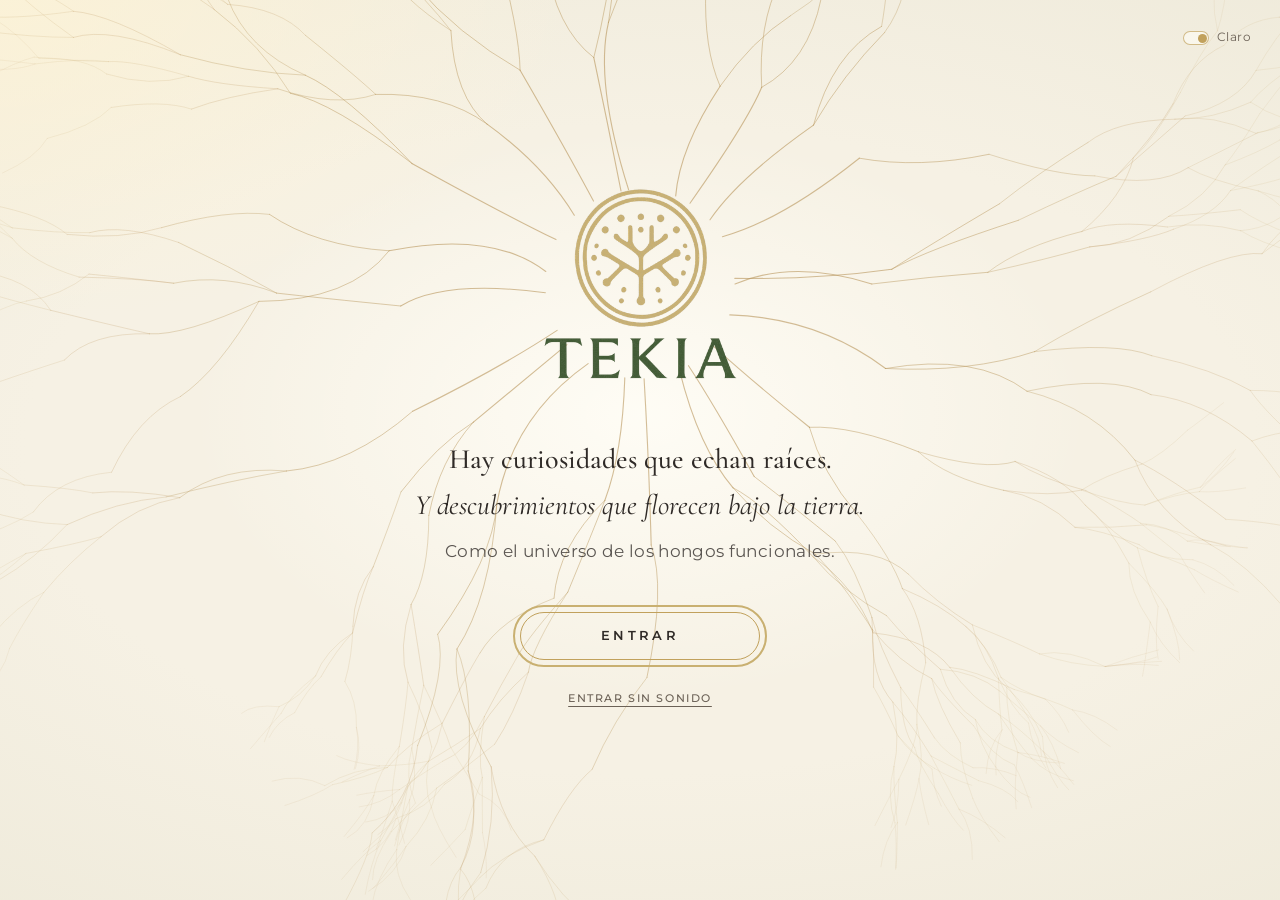
<file: index.html>
<!doctype html>
<html lang="es">
<head>
<meta charset="utf-8">
<meta name="viewport" content="width=device-width, initial-scale=1, viewport-fit=cover">
<meta name="robots" content="noindex">
<title>TEKIA</title>
<link rel="icon" href="assets/tekia-emblema-oro-web.png">
<script src="tema.js"></script>
<link rel="preconnect" href="https://fonts.googleapis.com">
<link rel="stylesheet" href="https://fonts.googleapis.com/css2?family=Cormorant+Garamond:ital,wght@0,500;0,600;1,500&family=Montserrat:wght@400;500;600&display=swap">
<style>
/* Layout: una sola página vertical a pantalla completa. Se baja de Mente (lámina bajo lupa) a Cuerpo (paisaje vivo) a Espíritu (luz difusa). Un medidor lateral indica la profundidad. */
:root{
  --crema:#F8F5EB; --papel:#E9E6D8; --tinta:#2F2A27; --tinta-suave:#5E5650;
  --verde:#415A34; --oro:#C9B071; --ambar:#BF7A3F; --ambar-texto:#9A5A26; --ambar-suave:#F7ECE0;
  --tierra1:#3B2E22; --tierra2:#7A5A3A; --tierra3:#B98E5E; --cielo:#E7D9C2;
  --luz1:#EFE3C8; --luz2:#C9D3BE; --luz3:#B9C4D6; --luz4:#E4CDB8; --luz5:#D7CBE0;
  --on-dark:#F8F5EB; --noche:#1A1714; --noche-tx:#EDE6D6; --noche-sub:#B4AA97; --oro-claro:#D9C38A; --line:#D8D0BC;
  --logo-light:block; --logo-dark:none; --bar:rgba(248,245,235,.72); --bar-line:rgba(47,42,39,.08);
  --serif:"Cormorant Garamond","EB Garamond",Garamond,Georgia,serif;
  --sans:"Montserrat",system-ui,-apple-system,"Segoe UI",sans-serif;
  --mono:ui-monospace,"SF Mono",Menlo,Consolas,monospace;
}
@media (prefers-color-scheme: dark){:root:not([data-theme="light"]){
  --crema:#1C1A17; --papel:#26241F; --tinta:#ECE6D8; --tinta-suave:#B9B0A2; --line:#3A362F;
  --ambar-texto:#E0A06A; --ambar-suave:#3A2C20;
  --luz1:#4A4436; --luz2:#3C4537; --luz3:#363E4C; --luz4:#4A3D33; --luz5:#43394B; --cielo:#3A3127;
  --logo-light:none; --logo-dark:block; --bar:rgba(28,26,23,.68); --bar-line:rgba(236,230,216,.08); color-scheme:dark}}
:root[data-theme="dark"]{
  --crema:#1C1A17; --papel:#26241F; --tinta:#ECE6D8; --tinta-suave:#B9B0A2; --line:#3A362F;
  --ambar-texto:#E0A06A; --ambar-suave:#3A2C20;
  --luz1:#4A4436; --luz2:#3C4537; --luz3:#363E4C; --luz4:#4A3D33; --luz5:#43394B; --cielo:#3A3127;
  --logo-light:none; --logo-dark:block; --bar:rgba(28,26,23,.68); --bar-line:rgba(236,230,216,.08); color-scheme:dark}
*{box-sizing:border-box}
html{scroll-behavior:smooth}
@media (prefers-reduced-motion: reduce){html{scroll-behavior:auto}}
body{margin:0;background:var(--crema);color:var(--tinta);font-family:var(--sans);font-size:1rem;line-height:1.7}
.gut{padding-left:max(20px,env(safe-area-inset-left,0px));padding-right:max(20px,env(safe-area-inset-right,0px))}
a{color:inherit}
:focus-visible{outline:2px solid var(--ambar);outline-offset:3px}
.label{display:inline-block;font-size:.7rem;letter-spacing:.18em;text-transform:uppercase;font-weight:600;padding:.25rem .6rem;border-radius:3px}
.caps{font-family:var(--sans);font-weight:400;text-transform:uppercase;letter-spacing:.12em;line-height:1.25;margin:0}
.ph{font-family:var(--mono);font-size:.78em;border:1px dashed currentColor;border-radius:3px;padding:0 .3rem;opacity:.85}

/* Barra superior fija */
body::before{content:"";position:fixed;inset:0 0 auto;height:env(safe-area-inset-top,0px);z-index:10;background:transparent}
.top{position:fixed;top:env(safe-area-inset-top,0px);left:0;right:0;z-index:9;display:grid;grid-template-columns:1fr auto 1fr;align-items:center;
  padding:.6rem max(20px,env(safe-area-inset-right,0px)) .6rem max(20px,env(safe-area-inset-left,0px));
  background:var(--bar);-webkit-backdrop-filter:blur(12px) saturate(1.2);backdrop-filter:blur(12px) saturate(1.2);border-bottom:1px solid var(--bar-line)}
.top>a{justify-self:start}
.snd{justify-self:end;display:inline-flex;align-items:center;gap:.45rem;min-height:32px;padding:.3rem .8rem;border-radius:99px;border:1px solid currentColor;background:transparent;color:var(--tinta);font:600 .66rem/1 var(--sans);letter-spacing:.14em;text-transform:uppercase;cursor:pointer}
.snd svg{width:16px;height:16px}
.snd .on{display:none}.snd[aria-pressed="true"] .on{display:inline}.snd[aria-pressed="true"] .off{display:none}
.snd[aria-pressed="true"]{background:var(--tinta);color:var(--crema)}
.snd .bars{display:none;gap:2px;align-items:flex-end;height:12px}
.snd[aria-pressed="true"] .bars{display:inline-flex}
.snd.pending .bars i{animation:none;height:3px}
.snd .hint{display:none}.snd.pending .hint{display:inline}.snd.pending .lbl{display:none}
@media (max-width:640px){.snd.pending .hint{display:none}.snd.pending .hint-s{display:inline}}
.snd .hint-s{display:none}
@media (max-width:640px){.snd.pending .bars{display:none}}
@media (max-width:360px){.snd.pending{padding:.3rem .6rem;letter-spacing:.06em}}
.snd .bars i{width:2px;background:currentColor;border-radius:1px;animation:eq 1.6s ease-in-out infinite}
.snd .bars i:nth-child(2){animation-delay:.3s}.snd .bars i:nth-child(3){animation-delay:.6s}
@keyframes eq{0%,100%{height:3px}50%{height:12px}}
@media (prefers-reduced-motion: reduce){.snd .bars i{animation:none;height:8px}}
@media (max-width:640px){.snd .lbl{display:none}}
.top img{width:38px;display:block;filter:drop-shadow(0 1px 2px rgba(0,0,0,.25))}
.top nav{display:flex;justify-content:center;gap:.6rem;font-size:.7rem;letter-spacing:.14em;text-transform:uppercase;font-weight:600}
.top nav a{text-decoration:none;color:var(--top-fg,var(--tinta));border:1px solid currentColor;border-radius:99px;padding:.35rem .9rem;min-height:32px;display:inline-flex;align-items:center;white-space:nowrap;transition:background .2s,color .2s}
.top nav a:hover{background:var(--tinta);color:var(--crema)}
html.at-top .top{background:rgba(26,23,20,.55);border-bottom-color:rgba(237,230,214,.14)}
html.at-top .top nav a{border-color:transparent;color:var(--noche-tx)}
html.at-top .top nav a:hover{border-color:rgba(237,230,214,.5);background:transparent}
html.at-top .snd,html.at-top .snd[aria-pressed="true"]{background:transparent;color:var(--noche-tx);border-color:transparent}
@media (max-width:860px){.top nav{gap:.4rem;font-size:.62rem;letter-spacing:.1em}.top nav a{padding:.3rem .6rem}}
@media (max-width:640px){.top{grid-template-columns:auto 1fr auto}.top nav a{display:none}.top nav a.pre,.top nav a.nos{display:inline-flex}}
/* menú superior (v0.67): emblema + TEKIA, enlaces en tipo fino, activo con subrayado de oro */
.top .brand{display:inline-flex;align-items:center;gap:.7rem;text-decoration:none;color:var(--top-fg,var(--tinta))}
.top .brand span{font:500 1.15rem/1 var(--serif);letter-spacing:.14em}
html.at-top .top .brand{color:#EDE6D6}
.top nav{gap:2rem;font:400 .82rem/1 var(--sans);letter-spacing:.01em;text-transform:none}
.top nav a,html.at-top .top nav a{border:0;border-radius:0;padding:.55rem 0;background:none;position:relative}
.top nav a:hover,html.at-top .top nav a:hover{background:none;color:#D9C38A}
.top nav a::after{content:"";position:absolute;left:0;right:0;bottom:.1rem;height:1px;background:#D9C38A;transform:scaleX(0);transition:transform .3s}
.top nav a:hover::after,html.at-top .top nav a.atlas::after{transform:scaleX(1)}
.top nav a.atlas,html.at-top .top nav a.atlas{color:#D9C38A;cursor:default}
.top nav a.atlas::after,.top nav a.atlas:hover::after{transform:scaleX(1)}
.top nav a.soon{cursor:default}.top nav a.soon:hover{color:inherit}.top nav a.soon:hover::after{transform:scaleX(0)}
.top nav a.soon::before{content:attr(data-soon);position:absolute;left:50%;top:calc(100% + 6px);transform:translateX(-50%);font-size:.66rem;letter-spacing:.04em;color:#B4AA97;white-space:nowrap;opacity:0;transition:opacity .3s;pointer-events:none}
.top nav a.soon:hover::before,.top nav a.soon:focus-visible::before,.top nav a.soon.say::before{opacity:1}
.top nav a:focus-visible{outline:1px solid #D9C38A;outline-offset:4px}
.snd,html.at-top .snd,html.at-top .snd[aria-pressed="true"]{border-color:transparent;font:400 .82rem/1 var(--sans);letter-spacing:.01em;text-transform:none}
@media (max-width:860px){.top nav{gap:1.1rem;font-size:.76rem}}
@media (max-width:640px){.top .brand span{display:none}.top nav{font-size:.76rem}}
/* celular (v0.81): menú completo en dos filas, emblema a la izquierda y sonido a la derecha */
@media (max-width:640px){.top nav{display:grid;grid-template-columns:auto auto;justify-content:center;gap:.1rem 1.6rem}.top nav a,.top nav a.pre,.top nav a.nos{display:inline-flex;justify-content:center;padding:.4rem 0;min-height:30px;font-size:.76rem}.top .brand,.top .snd{align-self:center}}
@media (max-width:640px){.pd-open{top:calc(92px + env(safe-area-inset-top,0px))}}
@media (max-width:360px){.top nav{gap:.1rem 1rem}.top nav a,.top nav a.pre,.top nav a.nos{font-size:.7rem}}

/* Medidor de profundidad (como The Deep Sea) */
.depth{position:fixed;right:max(14px,env(safe-area-inset-right,0px));top:50%;transform:translateY(-50%);z-index:8;display:flex;flex-direction:column;gap:14px;align-items:flex-end}
.depth a{display:flex;align-items:center;gap:.5rem;text-decoration:none;font-size:.62rem;letter-spacing:.16em;text-transform:uppercase;font-weight:600;color:var(--depth-fg,var(--tinta));opacity:.55;min-height:24px}
.depth a i{width:8px;height:8px;border-radius:50%;border:1.5px solid currentColor;display:block}
.depth a[aria-current="true"]{opacity:1}
.depth a[aria-current="true"] i{background:currentColor}
.depth a span{opacity:0;transition:opacity .3s}
.depth:hover a span,.depth a[aria-current="true"] span{opacity:1}
@media (max-width:560px){.depth a span{display:none}}
@media (max-width:900px){.depth.off{opacity:0;visibility:hidden}}
@media (max-width:560px){.depth{display:none}}
.depth{transition:opacity .3s,visibility .3s}

/* 0 · Umbral */
.umbral{min-height:100vh;display:grid;place-items:center;text-align:center;padding-block:6.5rem 3rem;background:var(--noche);color:var(--noche-tx)}
.umbral img{width:150px;margin:0 auto 1.6rem}
.umbral img.l{display:var(--logo-light)}.umbral img.d{display:var(--logo-dark)}
.umbral h1{font-family:var(--serif);font-weight:500;font-size:clamp(2.6rem,7vw,4.6rem);line-height:1.08;margin:0 0 1.1rem}
.umbral h1 span{display:block}
.umbral p{font-family:var(--serif);font-size:clamp(1.1rem,2.3vw,1.35rem);line-height:1.5;text-wrap:balance;color:var(--noche-sub);max-width:44ch;margin:0 auto clamp(2rem,5vh,3.2rem)}
/* Tres entradas: el texto de apoyo va dentro del mismo enlace (una sola parada de teclado) */
/* Tres entradas: grabado circular + nombre + texto de apoyo, todo dentro del mismo enlace (una sola parada de teclado) */
.doors{display:grid;grid-template-columns:repeat(3,minmax(0,1fr));gap:clamp(.5rem,3vw,3rem);max-width:58rem;margin:0 auto;padding:0;list-style:none}
.doors a{text-decoration:none;color:inherit;display:flex;flex-direction:column;align-items:center;gap:.3rem;border-radius:14px;padding:.3rem}
.doors .orb{display:block;width:min(100%,200px);aspect-ratio:1;transition:transform .6s ease,filter .6s ease}
.doors .orb svg{width:100%;height:100%;display:block;overflow:visible}
.doors a:hover .orb,.doors a:focus-visible .orb{transform:scale(1.04);filter:drop-shadow(0 0 22px rgba(201,176,113,.35))}
.doors .pill{font-family:var(--serif);font-weight:500;font-size:clamp(1rem,2.4vw,1.5rem);letter-spacing:.14em;text-transform:uppercase;margin-top:.8rem;transition:color .3s}
.doors a:hover .pill{color:var(--oro-claro)}
.doors .sub{text-wrap:balance;font-family:var(--serif);font-size:clamp(.95rem,1.8vw,1.15rem);line-height:1.3;color:var(--noche-sub)}
@media (max-width:420px){.doors .pill{font-size:.92rem;letter-spacing:.06em}.doors .sub{font-size:.85rem}}
.art{animation:float 9s ease-in-out infinite}
.doors li:nth-child(2) .art{animation-delay:-3s}.doors li:nth-child(3) .art{animation-delay:-6s}
@keyframes float{50%{transform:translateY(-3px)}}
.dust{animation:twinkle 9s ease-in-out infinite}
@keyframes twinkle{50%{opacity:.15}}
.cue{display:inline-flex;flex-direction:column;align-items:center;min-height:44px;margin-top:clamp(2rem,6vh,3.6rem);padding:.2rem .6rem;text-decoration:none;font-size:.72rem;letter-spacing:.2em;text-transform:uppercase;color:var(--noche-sub)}
.cue:hover{color:var(--noche-tx)}
.cue b{width:1px;height:46px;margin-top:.9rem;background:currentColor;position:relative;font-size:0}
.cue b::after{content:"";position:absolute;bottom:0;left:-4px;width:8px;height:8px;border-right:1px solid currentColor;border-bottom:1px solid currentColor;transform:rotate(45deg)}
.cue b{display:block;font-weight:400;font-size:1.2rem;animation:bob 2.4s ease-in-out infinite}
@keyframes bob{50%{transform:translateY(6px)}}

/* 1 · Mente — lámina bajo lupa */
.mente{position:relative;min-height:100vh;background:var(--papel);overflow:hidden;display:grid;align-items:end}
.mente .plate{position:absolute;inset:0;display:grid;place-items:start center;padding-top:5rem}
.mente svg.sheet{width:min(96vw,820px);height:auto}
.mente .copy{background:linear-gradient(180deg,transparent,var(--papel) 2.5rem);padding-top:2.5rem}
@media (min-width:900px){.mente .plate{place-items:center end;padding:4rem 4vw 0 0}.mente svg.sheet{width:min(58vw,780px)}.mente .copy{background:none;padding-top:0;align-self:center;max-width:30rem}}
.grain{position:absolute;inset:0;width:100%;height:100%;pointer-events:none;opacity:.35;mix-blend-mode:multiply}
.mente .copy{position:relative;z-index:2;padding-block:0 3.2rem;max-width:40rem}
.mente .label{background:var(--tinta);color:var(--crema)}
.mente h2{font-size:clamp(1.5rem,3.6vw,2.3rem);margin:.7rem 0 .4rem}
.mente .lede{max-width:46ch;margin:0;color:var(--tinta)}
.mente .legend{display:flex;flex-wrap:wrap;gap:.3rem 1.2rem;margin:.9rem 0 0;padding:0;list-style:none;font-size:.82rem;color:var(--tinta-suave)}
.mente .legend b{font-family:var(--serif);font-size:1.05rem;color:var(--tinta);margin-right:.25rem}
.more{display:inline-block;margin-top:1rem;font-size:.75rem;letter-spacing:.16em;text-transform:uppercase;font-weight:600;text-decoration:none;border-bottom:1px solid currentColor;padding-bottom:2px}

/* 2 · Cuerpo — paisaje vivo */
.cuerpo{position:relative;min-height:100vh;background:var(--tierra1);color:var(--on-dark);overflow:hidden;display:grid;align-items:end}
.cuerpo canvas{position:absolute;inset:0;width:100%;height:100%;display:block}
.cuerpo .shade{position:absolute;inset:0;background:linear-gradient(180deg,rgba(20,15,10,0) 35%,rgba(20,15,10,.62) 100%)}
.cuerpo .copy{position:relative;z-index:2;padding-block:0 3.2rem;max-width:44rem}
.cuerpo .label{background:rgba(248,245,235,.16);color:var(--on-dark);backdrop-filter:blur(4px)}
.cuerpo h2{font-size:clamp(1.5rem,3.6vw,2.3rem);margin:.7rem 0 .4rem;color:var(--on-dark);text-shadow:0 1px 12px rgba(0,0,0,.35)}
.cuerpo .lede{max-width:48ch;margin:0;text-shadow:0 1px 8px rgba(0,0,0,.4)}
.steps{display:flex;flex-wrap:wrap;gap:.35rem .5rem;margin:1rem 0 0;padding:0;list-style:none;font-size:.74rem;letter-spacing:.1em;text-transform:uppercase}
.steps li{border:1px solid rgba(248,245,235,.3);border-radius:99px;padding:.25rem .65rem;opacity:.4;transition:opacity .6s,border-color .6s,background .6s,transform .6s}
.steps li.on{opacity:1;border-color:rgba(201,176,113,.9);background:rgba(201,176,113,.14);transform:translateY(-2px)}
.media-note{position:absolute;top:5.2rem;left:max(20px,env(safe-area-inset-left,0px));z-index:2;font-size:.7rem;color:#2F2A27;opacity:1}
.media-note .ph{background:rgba(248,245,235,.75);opacity:1}

/* Cierre: la ficha (lo que sabemos y no) */
.datos{scroll-margin-top:3.5rem;background:var(--crema);padding-block:4.5rem 4.5rem}
.datos .head{max-width:62rem;margin:0 auto 2rem}
.datos .head h2{font-family:var(--serif);font-weight:500;font-size:clamp(1.8rem,4vw,2.6rem);line-height:1.15;margin:.6rem 0 .3rem}
.datos .head p{margin:0;color:var(--tinta-suave);max-width:50ch}
.datos .label{background:var(--verde);color:#fff}
.datos .in{max-width:62rem;margin:0 auto;display:grid;gap:1.2rem;grid-template-columns:repeat(auto-fit,minmax(240px,1fr))}
.datos .in>div{min-width:0}
.datos .cell{scroll-margin-top:5rem;padding:.8rem .9rem;margin:0;border-radius:10px;border:1px solid transparent;transition:background .5s,border-color .5s,box-shadow .5s}
.datos .cell:focus{outline:none}
.datos .cell.lit{background:rgba(201,176,113,.14);border-color:var(--oro)}
.datos .cell.lit h3{color:var(--tinta)}
.acomp{max-width:62rem;margin:3rem auto 0!important;padding:1.4rem 1.6rem!important;border:1px solid var(--line)!important;border-radius:14px;background:var(--papel)}
.acomp.lit{background:rgba(201,176,113,.16)!important;border-color:var(--oro)!important}
.acomp-intro{margin:0 0 1rem}
.acomp-intro .ln:first-child{font-family:var(--serif);font-size:1.35rem;line-height:1.3;margin-bottom:.2rem}
.datos .acomp-row{list-style:none;margin:0;padding:0;display:flex;flex-wrap:wrap;gap:.8rem 2.4rem}
.acomp-row li{display:flex;flex-direction:column;gap:.15rem;font-size:.9rem}
.acomp-row span{font-size:.68rem;letter-spacing:.14em;text-transform:uppercase;color:var(--tinta-suave);font-weight:600}
.acomp-note{margin:1rem 0 0;font-size:.8rem;color:var(--tinta-suave)}
@media (prefers-reduced-motion: reduce){.datos .cell{transition:none}}
.datos h3{font-family:var(--sans);font-size:.72rem;letter-spacing:.16em;text-transform:uppercase;margin:0 0 .5rem;color:var(--tinta-suave);font-weight:600}
.datos dl{display:grid;grid-template-columns:auto 1fr;gap:.35rem .8rem;margin:0;font-size:.9rem}
.datos dt{color:var(--tinta-suave)}.datos dd{margin:0}
.datos ul{margin:0;padding-left:1.1rem;font-size:.9rem}
.caution{border-left:3px solid var(--ambar-texto);background:var(--ambar-suave);padding:.8rem 1rem;border-radius:4px;font-size:.9rem}
.caution b{color:var(--ambar-texto)}

/* 3 · Espíritu — luz difusa */
.espiritu{position:relative;min-height:110vh;overflow:hidden;display:grid;align-items:center;color:var(--tinta)}
.espiritu .bands{position:absolute;inset:-10%;background:
  linear-gradient(90deg,var(--luz3) 0%,var(--luz1) 18%,var(--luz2) 30%,var(--luz3) 48%,var(--luz4) 66%,var(--luz5) 82%,var(--luz3) 100%);
  background-size:500% 100%;filter:blur(18px)}
@keyframes drift{from{background-position:0% 50%}to{background-position:100% 50%}}
/* Botones-símbolo: lupa (Observar), montaña (Recorrer), luz (Viajar) */
.orb-label{display:inline-flex;align-items:center;gap:.4rem;padding:.45rem 1.1rem;border-radius:99px;background:rgba(26,23,20,.88);color:#EDE6D6;border:1px solid rgba(201,176,113,.55);font-family:var(--serif);font-size:.98rem;font-weight:500;letter-spacing:.16em;text-transform:uppercase;box-shadow:0 2px 14px rgba(0,0,0,.18);white-space:nowrap;transition:transform .3s,color .3s}
.lens-btn .orb-label,.halo .orb-label,.mount-btn{opacity:var(--on,0);transition:opacity .35s,transform .3s,background .3s}
.lens-btn .orb-label,.halo .orb-label{filter:blur(calc((1 - var(--on,0)) * 4px))}
.mount-btn{filter:blur(calc((1 - var(--on,0)) * 3px))}
.lens-btn[data-off] ,.halo[data-off],.mount-btn[data-off]{pointer-events:none}
.lens-btn:focus-visible .orb-label,.halo:focus-visible .orb-label,.mount-btn:focus-visible{opacity:1;filter:none}
.lens-btn{position:absolute;z-index:3;border-radius:50%;display:grid;place-items:end center;text-decoration:none;color:inherit}
.lens-btn .orb-label{transform:translateY(55%)}
.lens-btn:hover .orb-label,.lens-btn:focus-visible .orb-label,.mount-btn:hover .orb-label,.mount-btn:focus-visible .orb-label,.halo:hover .orb-label,.halo:focus-visible .orb-label{transform:translateY(55%) scale(1.06);background:#1A1714;color:var(--oro-claro)}
.mount-btn{position:absolute;z-index:3;right:max(6vw,24px);bottom:calc(36% + var(--my,0px));width:clamp(150px,20vw,240px);display:grid;justify-items:center;text-decoration:none;color:inherit}
.mount-btn svg{width:100%;height:auto;display:block;overflow:visible;transition:transform .4s}
.mount-btn:hover svg,.mount-btn:focus-visible svg{transform:translateY(-6px)}
.mount-btn .orb-label{margin-top:-.4rem;transform:translateY(0)}
.mount-btn:hover .orb-label,.mount-btn:focus-visible .orb-label{transform:scale(1.06)}
.mount-btn .orb-label{background:rgba(110,82,54,.9);color:#F8F0DC;border-color:rgba(232,211,166,.7)}
.mount-btn:hover .orb-label,.mount-btn:focus-visible .orb-label{background:#7E5E3E;color:#FFF7E4}
@media (max-width:640px){.mount-btn{bottom:calc(58% + var(--my,0px));width:130px}}
.espiritu .halo{position:absolute;z-index:3;right:max(5vw,20px);top:50%;width:min(46vmin,440px);aspect-ratio:1;margin-top:calc(min(46vmin,440px) / -2);border-radius:50%;display:grid;place-items:center;text-decoration:none;color:inherit;
  background:radial-gradient(circle,rgba(224,170,120,.38) 0%,rgba(201,176,113,.16) 40%,rgba(201,176,113,0) 70%);transform:scale(var(--hs,.8));opacity:var(--ho,.6)}
.espiritu .halo::before{content:"";position:absolute;inset:18%;border-radius:50%;border:1px solid rgba(255,248,232,.6)}
.espiritu .halo i{position:absolute;inset:0;border-radius:50%;animation:breathe 9s ease-in-out infinite;background:inherit;opacity:.6;pointer-events:none}
.espiritu .halo .orb-label{position:relative;transform:none}
.espiritu .halo:hover .orb-label,.espiritu .halo:focus-visible .orb-label{transform:scale(1.06)}
.espiritu .halo{--humo:#B5783F;--humo2:#C1A15C}
.espiritu .halo svg.engr{position:absolute;inset:6% 10% 14%;width:80%;height:80%;overflow:visible;pointer-events:none}
.espiritu .halo .orb-label{align-self:end;margin-bottom:9%;background:rgba(255,250,238,.72);color:var(--tinta);border-color:rgba(193,161,92,.75);box-shadow:0 2px 14px rgba(120,90,50,.12);backdrop-filter:blur(4px)}
.espiritu .halo:hover .orb-label,.espiritu .halo:focus-visible .orb-label{background:rgba(255,250,238,.92);color:#7A4E26}
@media (prefers-color-scheme:dark){:root:not([data-theme="light"]) .espiritu .halo{--humo:#EBD9B0;--humo2:#D9C38A}:root:not([data-theme="light"]) .espiritu .halo .orb-label{background:rgba(255,248,232,.14);color:#F3EAD6;border-color:rgba(217,195,138,.6)}}
:root[data-theme="dark"] .espiritu .halo{--humo:#EBD9B0;--humo2:#D9C38A}:root[data-theme="dark"] .espiritu .halo .orb-label{background:rgba(255,248,232,.14);color:#F3EAD6;border-color:rgba(217,195,138,.6)}
@media (max-width:760px){.espiritu .halo svg.engr{inset:4% 10% 10%;width:80%;height:86%}.espiritu .halo .orb-label{margin-bottom:-2%}}
@media (max-width:760px){.espiritu .halo{position:relative;right:auto;top:auto;margin:0 0 4rem auto;width:62vw;order:2;justify-self:end}}
/* Respiración de los grabados: el primer hongo abre y cierra sus laminillas; los embudos abren y cierran el sombrero. El pie no se mueve. */
@keyframes gillsOpen{0%,100%{transform:scale(1,1)}50%{transform:scale(1.015,1.22)}}
@keyframes capOpen{0%,100%{transform:scale(.98,1.02)}50%{transform:scale(1.08,.95)}}
svg.engr .gills-open{animation:gillsOpen 8s ease-in-out infinite}
svg.engr .cap-open{animation:capOpen 8s ease-in-out infinite}
@media (prefers-reduced-motion:reduce){svg.engr .gills-open,svg.engr .cap-open{animation:none}}
@keyframes breathe{50%{transform:scale(1.12);opacity:.25}}
.espiritu .copy{position:relative;z-index:2;padding-block:6rem;max-width:44rem}
@media (min-width:761px){.espiritu .copy{max-width:min(44rem,52vw)}}
.espiritu .label{background:rgba(255,255,255,.35);color:var(--tinta)}
.poem{font-family:var(--serif);font-style:italic;font-weight:500;font-size:clamp(1.8rem,4.6vw,2.9rem);line-height:1.3;margin:1rem 0 1.4rem}
.poem span{display:block;opacity:.25;transition:opacity 1.2s ease}
.poem span.on{opacity:1}
.espiritu .lede{max-width:44ch}
.ritual{display:inline-flex;align-items:center;min-height:46px;margin-top:.6rem;padding:.6rem 1.3rem;border-radius:99px;border:1px solid var(--tinta);text-decoration:none;font-size:.78rem;letter-spacing:.16em;text-transform:uppercase;font-weight:600}
footer{background:var(--crema);padding-block:2.6rem;font-size:.82rem;color:var(--tinta-suave)}
footer .in{max-width:62rem;margin:0 auto;display:flex;flex-wrap:wrap;gap:.6rem 2rem;justify-content:space-between}

/* Aparición al bajar (solo con JS y con movimiento permitido) */
.js [data-rv]{opacity:0;transform:translateY(28px);transition:opacity .9s ease,transform .9s ease}
.js [data-rv].shown{opacity:1;transform:none}
@media (prefers-reduced-motion: reduce){
  .js [data-rv]{opacity:1;transform:none;transition:none}
  .steps li{opacity:1;transition:none}
  .espiritu .halo i{animation:none}
  .cue b,.espiritu .bands{animation:none}
  .poem span{opacity:1;transition:none}
}
/* Acceso: pantalla animada con botón Entrar (antes de la landing) */
html.gated,html.gated body{overflow:hidden}
#umbral h1:focus{outline:none}
.gate{position:fixed;inset:0;z-index:20;background-color:var(--noche);color:var(--noche-tx);display:grid;place-items:center;text-align:center;overflow:hidden;transition:background-color 1.6s ease}
/* Salida: el fondo se disuelve y el micelio sigue creciendo hacia los bordes hasta salirse de la pantalla */
.gate.out{background-color:rgba(26,23,20,0);pointer-events:none}
/* las mismas líneas del fondo siguen creciendo hasta salirse de la pantalla, siempre finas, y luego se desvanecen */
.gate.out svg.myc{opacity:0;transition:opacity .8s ease-in 2.4s}
@keyframes erase{from{stroke-dashoffset:0}to{stroke-dashoffset:-1}}
.gate .myc g.ext{animation:none}
.gate .myc .ext path{animation-duration:.5s;animation-timing-function:linear}
html.arriving #umbral>div{animation:arrive 1.8s .2s ease both}
@keyframes arrive{from{opacity:0;transform:translateY(16px)}}
.gate .in{position:relative;z-index:2;padding:2rem max(20px,env(safe-area-inset-left,0px))}
.gate .seed{position:relative;display:inline-block}
.gate svg.myc{position:absolute;left:50%;top:50%;width:1600px;height:1600px;transform:translate(-50%,-50%);z-index:-1;pointer-events:none;overflow:visible}
.gate .myc path{fill:none;stroke:var(--oro);stroke-linecap:round;stroke-dasharray:1;stroke-dashoffset:1;animation:grow 3.2s ease-out forwards}
@keyframes grow{to{stroke-dashoffset:0}}
.gate .myc g{animation:pulse 7s 3s ease-in-out infinite}
@keyframes pulse{50%{opacity:.55}}
.gate img{display:block;width:min(52vw,210px);margin:0 auto;opacity:0;transform:scale(.9);animation:gIn 1.6s .3s ease forwards}
.gate :focus-visible{outline-color:var(--oro);outline-offset:5px}
.umbral p.lines span{display:block}.umbral p.lines .choose{margin-top:1.1rem;font-size:.82em;letter-spacing:.2em;text-transform:uppercase;font-family:var(--sans);color:var(--oro-claro)}
.umbral p.lines .choose::before{content:"";display:block;width:1px;height:28px;margin:0 auto 1.1rem;background:var(--oro);opacity:.6}
.gate .tag span{display:block}.gate .tag span+span{margin-top:.5rem}
.gate p.tag{margin-top:clamp(2rem,5vh,3.2rem);margin-bottom:clamp(2.2rem,5.5vh,3.4rem);max-width:min(32ch,100%)}.gate .tag .t2{font-style:italic;font-weight:400}.gate .tag .t3{font-family:var(--sans);font-weight:400;font-size:.62em;letter-spacing:.02em;opacity:.78;margin-top:.9rem}
.gate .bienv{margin:0 auto 2.2rem;font:500 .8rem/1.4 var(--sans);letter-spacing:.08em;color:var(--noche-tx);opacity:0;animation:gIn 1.4s 1.15s ease forwards}
.gate .rule2{display:block;width:min(16rem,60vw);height:1px;margin:0 auto 1.3rem;background:var(--oro);opacity:.55}
html.claro .gate .bienv{color:var(--cl-ink)}
@media (prefers-reduced-motion: reduce){.gate .bienv{animation:none;opacity:1}}
@media (min-width:700px){.gate p.tag{max-width:none}}
.gate .rule{display:block;width:1px;height:38px;margin:1.5rem auto;background:var(--oro);opacity:0;animation:gIn 1.2s .9s ease forwards}
.gate .tag{font-family:var(--serif);font-weight:500;font-size:clamp(1.35rem,3.6vw,1.75rem);line-height:1.35;color:var(--noche-tx);max-width:min(26ch,100%);margin:0 auto 2.4rem;text-wrap:balance;opacity:0;animation:gIn 1.4s 1s ease forwards}
.gate .enter{min-height:48px;padding:.85rem 2.6rem;border-radius:99px;border:1px solid var(--noche-tx);background:transparent;color:var(--noche-tx);font:600 .8rem/1 var(--sans);letter-spacing:.26em;min-width:min(15rem,70vw);text-transform:uppercase;cursor:pointer;opacity:0;animation:gIn 1.2s 1.3s ease forwards;transition:transform .3s,box-shadow .3s}
.gate .enter:hover{transform:translateY(-2px);background:rgba(237,230,214,.08);box-shadow:0 0 24px rgba(201,176,113,.25)}
.gate .mute{display:block;margin:1rem auto 0;min-height:44px;padding:0 .8rem;background:none;border:0;color:var(--tinta-suave);font:500 .7rem/1 var(--sans);letter-spacing:.14em;text-transform:uppercase;text-decoration:underline;text-underline-offset:4px;cursor:pointer;opacity:0;animation:gIn 1.2s 1.5s ease forwards;color:var(--noche-sub)}
@keyframes gIn{to{opacity:1;transform:none}}
.gate.go .in>:not(.seed),.gate.go .seed img{animation:gOut .5s ease forwards}
@keyframes gOut{from{opacity:1}to{opacity:0}}
@media (prefers-reduced-motion: reduce){.art,.dust{animation:none}.gate .rule,.gate img,.gate .tag,.gate .enter,.gate .mute{animation:none;opacity:1;transform:none}.gate .myc path{animation:none;stroke-dashoffset:0}.gate .myc g{animation:none}.gate{transition:opacity .3s}.gate.out{transform:none}}
/* Ruta de exploración del árbol de decisiones: una capa que se abre desde cada sección (Aprender, Sentir, Conectar) sobre el mismo árbol */
html.ruta-open,html.ruta-open body{overflow:hidden}
html.ruta-open .depth{display:none}
.ruta{position:fixed;inset:0;z-index:8;overflow-y:auto;overscroll-behavior:contain;color:var(--r-fg);background:var(--r-bg)}
.ruta[hidden]{display:none}
.ruta[data-mode="ciencia"]{--r-bg:var(--papel);--r-fg:var(--tinta);--r-sub:var(--tinta-suave);--r-fill:var(--tinta);--r-fill-tx:var(--crema);--r-sel:rgba(201,176,113,.2);--r-card:var(--crema);--r-line:var(--line)}
.ruta[data-mode="naturaleza"]{--r-bg:var(--tierra1);--r-fg:#F8F5EB;--r-sub:#DCCDB6;--r-fill:#E9D3A6;--r-fill-tx:#2F2A27;--r-sel:rgba(201,176,113,.22);--r-card:rgba(20,15,10,.35);--r-line:rgba(248,245,235,.22)}
.ruta[data-mode="ritual"]{--r-bg:var(--luz1);--r-fg:var(--tinta);--r-sub:var(--tinta-suave);--r-fill:var(--tinta);--r-fill-tx:var(--crema);--r-sel:rgba(255,250,238,.7);--r-card:rgba(255,250,238,.5);--r-line:rgba(47,42,39,.18)}
@media (prefers-color-scheme: dark){:root:not([data-theme="light"]) .ruta[data-mode="ritual"]{--r-sel:rgba(255,248,232,.14);--r-card:rgba(20,18,15,.35)}}
:root[data-theme="dark"] .ruta[data-mode="ritual"]{--r-sel:rgba(255,248,232,.14);--r-card:rgba(20,18,15,.35)}
.ruta-bg{position:fixed;inset:0;pointer-events:none}
.ruta[data-mode="naturaleza"] .ruta-bg{background:linear-gradient(180deg,#7A5A3A 0%,#5C4430 30%,#3B2E22 75%)}
.ruta[data-mode="ritual"] .ruta-bg{inset:-10%;background:linear-gradient(90deg,var(--luz3) 0%,var(--luz1) 18%,var(--luz2) 30%,var(--luz3) 48%,var(--luz4) 66%,var(--luz5) 82%,var(--luz3) 100%);background-size:300% 100%;background-position:40% 50%;filter:blur(18px)}
.ruta .grain{position:fixed}
.ruta-in{position:relative;z-index:1;max-width:46rem;margin:0 auto;padding-top:calc(4.8rem + env(safe-area-inset-top,0px));padding-bottom:4rem}
.ruta-bar{display:flex;flex-wrap:wrap;align-items:center;justify-content:space-between;gap:.7rem 1rem;margin-bottom:1.4rem}
.r-badge{font-size:.66rem;letter-spacing:.18em;text-transform:uppercase;font-weight:600;border:1px solid currentColor;border-radius:3px;padding:.25rem .55rem;color:var(--r-sub)}
.miradas{display:flex;flex-wrap:wrap;align-items:center;gap:.35rem;order:3;width:100%}
.miradas>span{font-size:.66rem;letter-spacing:.14em;text-transform:uppercase;font-weight:600;color:var(--r-sub);margin-right:.2rem}
.miradas button,.r-exit{min-height:36px;padding:.3rem .8rem;border-radius:99px;border:1px solid var(--r-line);background:transparent;color:inherit;font:600 .66rem/1 var(--sans);letter-spacing:.14em;text-transform:uppercase;cursor:pointer}
.miradas button[aria-pressed="true"]{background:var(--r-fill);color:var(--r-fill-tx);border-color:var(--r-fill)}
.r-exit{border-color:currentColor}
.progreso{display:flex;flex-wrap:wrap;gap:.3rem 1.4rem;margin:0 0 2rem;padding:0;list-style:none;font-size:.72rem;letter-spacing:.12em;text-transform:uppercase;font-weight:600;color:var(--r-sub)}
.progreso li{display:flex;align-items:center;gap:.45rem}
.progreso li i{width:1.35rem;height:1.35rem;border-radius:50%;border:1px solid currentColor;display:grid;place-items:center;font-style:normal;font-size:.68rem;letter-spacing:0}
.progreso li[aria-current="step"]{color:var(--r-fg)}
.progreso li[aria-current="step"] i{background:var(--r-fill);color:var(--r-fill-tx);border-color:var(--r-fill)}
.progreso li.done i{border-style:solid}
.r-step{outline:none}
.r-step.entra{animation:rEntra .6s ease both}
.ruta[data-mode="ritual"] .r-step.entra{animation-duration:1.1s}
@keyframes rEntra{from{opacity:0;transform:translateY(10px)}}
.r-kick{font-family:var(--serif);font-style:italic;font-size:clamp(1.1rem,2.4vw,1.35rem);color:var(--r-sub);margin:0 0 .6rem}
.r-step h2{font-family:var(--serif);font-weight:500;font-size:clamp(1.8rem,4.6vw,2.7rem);line-height:1.12;margin:0 0 .6rem;outline:none}
.r-step .r-q{font-size:1.05rem;font-weight:500;margin:0 0 .4rem}
.r-step .r-sub{color:var(--r-sub);margin:0 0 1.4rem;max-width:52ch}
.r-note{border-left:2px solid var(--oro);padding:.5rem .9rem;margin:0 0 1.6rem;font-size:.9rem;background:var(--r-card);border-radius:0 6px 6px 0;max-width:56ch}
.opts{display:grid;gap:.7rem;margin:0 0 1.2rem;padding:0;list-style:none}
.ruta[data-mode="ciencia"] .opts{grid-template-columns:repeat(auto-fit,minmax(15rem,1fr))}
.opt{position:relative;display:flex;flex-direction:column;align-items:flex-start;gap:.25rem;width:100%;min-height:58px;padding:.85rem 1.1rem;border:1px solid currentColor;border-radius:14px;background:transparent;color:inherit;font:500 1rem/1.35 var(--sans);text-align:left;cursor:pointer;transition:background .25s,border-color .25s}
.opt:hover{background:var(--r-sel)}
.ruta[data-mode="ciencia"] .opt .opt-num{font-family:var(--serif);font-size:.95rem;color:var(--r-sub)}
.ruta[data-mode="ritual"] .opt{border-radius:99px;padding:.85rem 1.4rem;font-family:var(--serif);font-size:1.15rem}
.opt-mark{display:none;font-size:.66rem;letter-spacing:.14em;text-transform:uppercase;font-weight:600;font-family:var(--sans)}
.opt[aria-pressed="true"]{border-width:2px;padding:calc(.85rem - 1px) calc(1.1rem - 1px);background:var(--r-sel)}
.ruta[data-mode="ritual"] .opt[aria-pressed="true"]{padding:calc(.85rem - 1px) calc(1.4rem - 1px)}
.opt[aria-pressed="true"] .opt-mark{display:inline-flex;gap:.35rem;align-items:center}
.opt[aria-disabled="true"]{border-style:dashed;color:var(--r-sub);cursor:not-allowed;background:transparent}
.opt[aria-disabled="true"]:hover{background:transparent}
.opt-off{font-size:.66rem;letter-spacing:.14em;text-transform:uppercase;font-weight:600;font-family:var(--sans)}
.r-why{margin:0 0 1.6rem}
.r-link{background:none;border:0;padding:.3rem 0;min-height:36px;color:inherit;font:inherit;font-size:.9rem;text-decoration:underline;text-underline-offset:4px;cursor:pointer;text-align:left}
.r-why .r-box{margin-top:.4rem}
.r-box{background:var(--r-card);border:1px solid var(--r-line);border-radius:10px;padding:.9rem 1.1rem;font-size:.92rem;max-width:58ch}
.r-box[hidden]{display:none}
.r-acts{display:flex;flex-wrap:wrap;gap:.7rem;align-items:center;margin-top:1.4rem}
.r-btn{display:inline-flex;align-items:center;justify-content:center;min-height:46px;padding:.6rem 1.3rem;border-radius:99px;border:1px solid currentColor;background:transparent;color:inherit;font:600 .74rem/1.2 var(--sans);letter-spacing:.16em;text-transform:uppercase;cursor:pointer;text-decoration:none}
.r-btn.main{background:var(--r-fill);color:var(--r-fill-tx);border-color:var(--r-fill)}
.r-btn:disabled{opacity:.42;cursor:not-allowed}
.r-msg{font-size:.88rem;margin:0 0 1rem;color:var(--r-fg)}
.r-msg:empty{display:none}
.ruta[data-mode="ritual"] .r-step h2{font-style:italic}
/* Ficha */
.f-tag{display:inline-block;font-size:.66rem;letter-spacing:.18em;text-transform:uppercase;font-weight:600;padding:.25rem .6rem;border-radius:3px;background:var(--r-fill);color:var(--r-fill-tx)}
.f-ed{font-family:var(--serif);font-style:italic;font-size:clamp(1.2rem,2.8vw,1.55rem);line-height:1.3;color:var(--r-sub);margin:.9rem 0 .2rem}
.f-name{font-family:var(--serif);font-weight:500;font-size:clamp(2.3rem,7vw,4rem);line-height:1.02;margin:.2rem 0 .1rem}
.f-sci{font-family:var(--serif);font-style:italic;font-size:1.25rem;margin:0 0 .9rem}
.f-path{font-size:.72rem;letter-spacing:.12em;text-transform:uppercase;font-weight:600;color:var(--r-sub);margin:0 0 1.1rem}
.f-sum{font-size:1.02rem;max-width:56ch;margin:0 0 .8rem}
.ruta[data-mode="ciencia"] .f-sum{border-left:2px solid var(--verde);padding-left:.9rem}
.f-why,.f-note{font-size:.88rem;color:var(--r-sub);max-width:56ch;margin:0 0 .5rem}
.f-deep{display:flex;flex-wrap:wrap;gap:.2rem 1.4rem;margin:1.8rem 0 0;padding:1rem 0 0;border-top:1px solid var(--r-line);list-style:none}
.f-panel{margin-top:1.1rem;background:var(--r-card);border:1px solid var(--r-line);border-radius:12px;padding:1.2rem 1.3rem;text-align:left}
.f-panel[hidden]{display:none}
.f-panel h3{font-family:var(--serif);font-weight:500;font-size:1.5rem;line-height:1.2;margin:0 0 .5rem;outline:none}
.f-panel p{margin:0 0 .7rem;max-width:60ch}
.f-panel .p-close{float:right;margin:-.3rem -.3rem .4rem .6rem}
.study{border-top:1px solid var(--r-line);padding:.9rem 0 .4rem}
.study h4,.cmp h4{font-family:var(--sans);font-size:.75rem;letter-spacing:.14em;text-transform:uppercase;margin:0 0 .4rem}
.study dl{display:grid;grid-template-columns:auto 1fr;gap:.3rem .9rem;margin:0 0 .5rem;font-size:.9rem}
.study dt{color:var(--r-sub);font-size:.72rem;letter-spacing:.1em;text-transform:uppercase;font-weight:600;padding-top:.2rem}
.study dd{margin:0}
.study .links,.cmp .links{display:flex;flex-wrap:wrap;gap:.3rem 1.2rem;font-size:.86rem;align-items:center}
.basis{font-size:.66rem;letter-spacing:.12em;text-transform:uppercase;font-weight:600;border:1px dashed currentColor;border-radius:3px;padding:.15rem .45rem;color:var(--r-sub)}
.study ul,.f-panel ul{margin:.3rem 0 .6rem;padding-left:1.1rem;font-size:.9rem}
.typo{border:1px solid var(--r-line);border-radius:12px;padding:2rem 1.2rem;text-align:center;margin:.6rem 0 1rem}
.typo b{display:block;font-family:var(--serif);font-weight:500;font-size:clamp(2.2rem,8vw,3.6rem);line-height:1;letter-spacing:.02em}
.typo i{display:block;font-family:var(--serif);font-size:1.3rem;margin-top:.4rem}
.typo small{display:block;margin-top:1rem;font-size:.72rem;color:var(--r-sub)}
.lectura p{font-family:var(--serif);font-size:1.22rem;line-height:1.5}
.saved{font-size:.85rem;font-weight:600}
.r-nav{display:flex;flex-wrap:wrap;gap:.6rem;margin-top:2rem}
.more.ruta-go{cursor:pointer}
@media (max-width:560px){.progreso{gap:.3rem .9rem;font-size:.64rem}}
/* Alineación por mirada: Aprender a la izquierda, Sentir al centro, Conectar a la derecha, siempre dentro del mismo ancho de contenido.
   Las lecturas largas (estudios, fuentes, compuestos, preparación) se leen alineadas a la izquierda en las tres. */
.ruta[data-mode="naturaleza"] .ruta-bar,.ruta[data-mode="naturaleza"] .miradas,.ruta[data-mode="naturaleza"] .progreso,.ruta[data-mode="naturaleza"] .r-acts,.ruta[data-mode="naturaleza"] .f-deep,.ruta[data-mode="naturaleza"] .r-nav{justify-content:center}
.ruta[data-mode="naturaleza"] .r-step,.ruta[data-mode="naturaleza"] .r-msg{text-align:center}
.ruta[data-mode="naturaleza"] .opt{align-items:center;text-align:center}
.ruta[data-mode="naturaleza"] :is(.r-sub,.r-note,.r-box,.f-sum,.f-why){margin-left:auto;margin-right:auto}
.ruta[data-mode="naturaleza"] .r-note{border-left:0;border-top:2px solid var(--oro);border-radius:0 0 6px 6px}
.ruta[data-mode="ritual"] .ruta-bar,.ruta[data-mode="ritual"] .miradas,.ruta[data-mode="ritual"] .progreso,.ruta[data-mode="ritual"] .r-acts,.ruta[data-mode="ritual"] .f-deep,.ruta[data-mode="ritual"] .r-nav{justify-content:flex-end}
.ruta[data-mode="ritual"] .r-step,.ruta[data-mode="ritual"] .r-msg{text-align:right}
.ruta[data-mode="ritual"] .opt{align-items:flex-end;text-align:right}
.ruta[data-mode="ritual"] :is(.r-sub,.r-note,.r-box,.f-sum,.f-why){margin-left:auto;margin-right:0}
.ruta[data-mode="ritual"] .r-note{border-left:0;border-right:2px solid var(--oro);border-radius:6px 0 0 6px}
.ruta[data-mode="ritual"] .r-step h2{font-style:italic}
.ruta :is(#b-evidencia,#b-preparacion,#b-compuestos,#b-fuentes,.cmp,.f-panel[aria-labelledby="h-cmp"]){text-align:left}
.ruta :is(#b-evidencia,#b-preparacion,#b-compuestos,#b-fuentes) .r-box{margin-left:0}
.ruta[data-mode="naturaleza"] #b-hongo{text-align:center}.ruta[data-mode="naturaleza"] #b-hongo p{margin-left:auto;margin-right:auto}
.ruta[data-mode="ritual"] #b-lectura{text-align:right}.ruta[data-mode="ritual"] #b-lectura p{margin-left:auto}
@media (prefers-reduced-motion: reduce){.r-step.entra{animation:none}.opt{transition:none}}
/* Cortes de línea: cada enunciado en su bloque, títulos equilibrados y párrafos sin palabras huérfanas */
.ln{display:block}
h1,h2,h3,h4,.r-kick,.f-ed,.f-path,.label,.caps{text-wrap:balance}
p,li,dd,dt,.opt span,.r-box,.f-panel p{text-wrap:pretty}
.ph,.snd,.basis,.links a,.f-panel li a{white-space:nowrap}
@media (max-width:480px){.study dl{grid-template-columns:1fr;gap:.1rem}.study dd{margin-bottom:.5rem}}
@media (max-width:400px){.r-btn{letter-spacing:.1em;padding-inline:1rem}}
/* Entrada · cuerpo y micelio (v0.43, propuesta) */
.cuerpo-in{--ci-ink:#2F2A27;--ci-sub:#5E5650;--ci-gold:#C1A15C;--ci-green:#5F6D4D;--ci-amber:#BF7A3F;--ci-paper:#FBF8EF;--ci-line:#E2D9C4;
  display:block;text-align:left;padding-block:5.6rem 2.4rem;min-height:100vh;position:relative;overflow:hidden;color:var(--ci-ink);background:radial-gradient(ellipse 55% 65% at 50% 46%,#FDFBF5 0%,#F8F5EB 62%,#F1ECDD 100%)}
#ci-net{position:absolute;inset:0;width:100%;height:100%;display:block;z-index:0;pointer-events:none}
.ci{position:relative;z-index:1;display:grid;grid-template-columns:minmax(0,1fr) auto minmax(0,1.05fr);gap:clamp(1.5rem,4vw,4rem);align-items:center;max-width:80rem;margin:0 auto}
.ci-copy{transition:opacity .9s ease,transform .9s ease}
.ci-sr{position:absolute!important;width:1px;height:1px;overflow:hidden;clip:rect(0 0 0 0);white-space:nowrap;margin:0!important}
html.ci-deep .ci-copy{opacity:0;transform:translateX(-24px);pointer-events:none}
.cuerpo-in .ci-eye,.cuerpo-in .ci-kicker,.cuerpo-in .ci-card p.ci-kicker{font:600 .64rem/1.4 var(--sans);letter-spacing:.2em;text-transform:uppercase;color:var(--ci-green);margin:0 0 1rem;max-width:none;text-align:left}
.cuerpo-in h1{font-size:clamp(2.4rem,4.6vw,3.9rem);margin:0 0 1.2rem;text-align:left;color:var(--ci-ink)}
.cuerpo-in .ci-lines{margin:0;max-width:30ch;text-align:left;font-size:clamp(1.08rem,1.6vw,1.3rem);color:var(--ci-sub)}
.ci-lines .ln{display:block}.ci-lines .ln+.ln{margin-top:.5rem}
.ci-lines .ci-do{margin-top:1.4rem!important;font:600 .66rem/1.5 var(--sans);letter-spacing:.18em;text-transform:uppercase;color:var(--ci-amber)}
.ci-fig{position:relative;height:min(78vh,720px);aspect-ratio:200/450;max-width:100%;justify-self:center}
.ci-drag{position:absolute;inset:-3% -34%;cursor:grab;touch-action:pan-y;-webkit-user-select:none;user-select:none;-webkit-tap-highlight-color:transparent}
.ci-drag.on{cursor:grabbing}
.ci-drag:focus,.ci-drag:focus-visible{outline:none}
.ci-zones{position:absolute;inset:0;pointer-events:none}
.ci-z{pointer-events:auto;position:absolute;left:0;top:0;display:flex;align-items:center;gap:.4rem;min-height:44px;padding:0 .4rem 0 0;background:none;border:0;color:var(--ci-ink);cursor:pointer;font:500 .66rem/1 var(--sans);letter-spacing:.2em;text-transform:uppercase;transition:opacity .4s}

.ci-z i{position:relative;width:44px;height:44px;display:grid;place-items:center;flex:none}
.ci-z i::before{content:"";width:9px;height:9px;border-radius:50%;background:#FBF8EF;border:1px solid #A88B4A;box-shadow:inset 0 0 0 2px #FBF8EF,inset 0 0 0 4px #C1A15C;transition:transform .4s}
.ci-z i::after{content:none}
.ci-z span{position:relative;padding:.3rem .5rem .3rem 3.4rem;border-radius:99px;transition:color .3s}
.ci-z span::before{content:"";position:absolute;left:.2rem;top:50%;width:2.8rem;height:1px;background:var(--ci-gold);opacity:.8}
.ci-z:hover span{color:var(--ci-amber)}
.ci-z:hover i::before{transform:scale(1.2)}
.ci-z:focus-visible{outline:1px solid var(--ci-gold);outline-offset:2px;border-radius:99px}
@media (max-width:400px){.ci-z{font-size:.58rem;letter-spacing:.14em}.ci-z span{padding-left:2.4rem}.ci-z span::before{width:1.9rem}.ci-z.tight span{padding-left:1rem}.ci-z.tight span::before{width:.6rem}}
@keyframes ciBreath{0%,100%{transform:scale(1);opacity:.7}55%{transform:scale(2.2);opacity:0}}
.cuerpo-in .ci-cap{position:relative;z-index:1;margin:2.2rem auto 0;max-width:none;font:500 .6rem/1.4 var(--sans);letter-spacing:.14em;text-transform:uppercase;color:var(--ci-sub);text-align:center;transition:opacity .6s}
html.ci-deep .cuerpo-in .ci-cap,html.ci-deep .cuerpo-in .cue{opacity:0}
html.ci-deep .ci-panel{opacity:0;pointer-events:none}
.ci-panel{align-self:center;min-width:0;max-width:27rem;justify-self:start;transition:background .6s}
.ci-ph{font:500 clamp(1.5rem,2.2vw,1.9rem)/1.2 var(--serif);margin:0 0 .9rem;color:var(--ci-ink)}
.cuerpo-in .ci-empty p,.cuerpo-in .ci-card p{margin:0;max-width:none;text-align:left;font-family:var(--sans);font-size:.92rem;line-height:1.65;color:var(--ci-sub);text-wrap:pretty}
.cuerpo-in .ci-empty p+p{margin-top:.5rem}
.ci-card{display:grid;gap:.9rem;animation:ciIn .9s .5s ease both}
.ci-card[hidden]{display:none}
@keyframes ciIn{from{opacity:0;transform:translateY(10px)}}
.cuerpo-in .ci-card p.ci-kicker{margin:0}
.ci-name{font:500 clamp(2.2rem,3.6vw,3.1rem)/1.02 var(--serif);margin:0;color:var(--ci-ink)}
.cuerpo-in .ci-card p.ci-sci{font-family:var(--serif);font-style:italic;font-size:1.2rem;margin-top:-.45rem;color:var(--ci-sub)}
.ci-illo{margin:.2rem 0;border-radius:6px;background:radial-gradient(ellipse 60% 70% at 50% 55%,#FFFDF6,rgba(248,245,235,0));display:grid;place-items:center}
.ci-illo svg{width:100%;max-width:300px;height:auto;display:block}
.cuerpo-in .ci-card p.ci-lead{font-size:.98rem;color:var(--ci-ink)}
.ci-card dl{margin:0;display:grid;gap:.75rem;padding-top:.9rem;border-top:1px solid var(--ci-line)}
.ci-card dt{font:600 .58rem/1.4 var(--sans);letter-spacing:.18em;text-transform:uppercase;color:var(--ci-green);margin:0 0 .2rem}
.ci-card dd{margin:0}
.ci-card .ln{display:block}
.cuerpo-in .ci-card .ph{color:var(--ci-amber);font-style:italic;white-space:nowrap}
.ci-acts{display:grid;border-top:1px solid var(--ci-line)}
.ci-row{display:flex;justify-content:space-between;align-items:center;gap:1rem;min-height:48px;padding:.2rem 0;border:0;border-bottom:1px solid var(--ci-line);background:none;color:var(--ci-ink);font:500 .92rem/1.3 var(--sans);text-decoration:none;cursor:pointer;text-align:left;width:100%}
.ci-row::after{content:"→";font-size:1.1rem;color:var(--ci-ink);transition:transform .3s}
.ci-row:hover::after{transform:translateX(4px)}
.ci-row:hover{color:var(--ci-amber)}
.ci-row[aria-expanded="true"]::after{content:"↑"}
.ci-studies[hidden]{display:none}
.ci-studies{display:grid;gap:.4rem;padding:.6rem 0 .8rem;border-bottom:1px solid var(--ci-line)}
.cuerpo-in .ci-card p.ci-fine{font-size:.72rem;opacity:.85}
.cuerpo-in .cue{position:relative;z-index:1;display:flex;width:max-content;margin:1.6rem auto 0;color:var(--ci-sub);transition:opacity .6s}
html.ci-open .ci-panel{background:radial-gradient(ellipse at 45% 50%,rgba(251,248,239,.92),rgba(251,248,239,0) 78%)}
.ci-grab{display:none}
.cuerpo-in .ci-empty{display:none}
@media (max-width:980px){
  .cuerpo-in{padding-block:5rem 2rem}
  .ci{grid-template-columns:minmax(0,1fr);gap:1.4rem;justify-items:center}
  .ci-copy{display:none}
  html.ci-deep .ci-copy{transform:translateY(-16px)}
  .cuerpo-in h1,.cuerpo-in .ci-lines,.cuerpo-in .ci-eye{text-align:center;margin-inline:auto}
  .ci-fig{height:min(76vh,640px)}
  .ci-panel{position:fixed;left:0;right:0;bottom:0;z-index:12;max-width:none;max-height:66vh;overflow:auto;background:rgba(251,248,239,.97);border-top:1px solid var(--ci-line);border-radius:18px 18px 0 0;padding:.6rem max(20px,env(safe-area-inset-right,0px)) calc(1.4rem + env(safe-area-inset-bottom,0px)) max(20px,env(safe-area-inset-left,0px));transform:translateY(105%);transition:transform .7s .4s cubic-bezier(.2,.8,.2,1);box-shadow:0 -12px 40px rgba(47,42,39,.12)}
  html.ci-open .ci-panel{background:rgba(251,248,239,.97)}
  .ci-panel.open{transform:none}
  .ci-panel .ci-empty{display:none}
  .ci-card{animation-delay:.7s}
  .ci-grab{display:block;width:38px;height:3px;border-radius:2px;background:var(--ci-line);margin:0 auto .5rem}
  .ci-name{font-size:2.2rem}
  .ci-illo svg{max-width:220px}
}
@media (max-width:420px){.ci-fig{height:min(74vh,600px)}.ci-z{font-size:.58rem;letter-spacing:.14em}.ci-z span{padding-left:2.2rem}.ci-z span::before{width:1.8rem}}
@media (prefers-reduced-motion:reduce){.ci-z i::after,.ci-card{animation:none}.ci-panel,.ci-copy{transition:none}}

/* Pantalla horizontal: el texto va en prosa y el cuerpo crece */
@media (min-width:981px){
  .cuerpo-in .ci-lines{max-width:34ch}
  .ci-lines .ln{display:inline}.ci-lines .ln+.ln{margin-top:0}
  .ci-lines .ci-do{display:block;margin-top:1.4rem!important}
  .cuerpo-in h1{font-size:clamp(2.2rem,3.6vw,3.2rem)}
  .ci-fig{height:min(86vh,820px)}
  .cuerpo-in{padding-block:5rem 1.6rem}
}

/* Atlas interior (v0.44) */
#ci-gl{position:absolute;inset:0;width:100%;height:100%;display:block;z-index:0;pointer-events:none}
#ci-fx{position:absolute;inset:0;width:100%;height:100%;display:block;z-index:0;pointer-events:none}
.ci-ring{position:absolute;inset:0;z-index:3;pointer-events:none;transition:opacity .6s}
.hm{position:fixed;inset:0;z-index:60;display:grid;place-items:center;padding:var(--hm-pt,calc(var(--top-h,76px) + env(safe-area-inset-top,0px))) max(16px,env(safe-area-inset-right,0px)) var(--hm-pb,max(16px,env(safe-area-inset-bottom,0px))) max(16px,env(safe-area-inset-left,0px));background:rgba(10,7,6,.16);opacity:0;transition:opacity .5s}
.hm[hidden]{display:none}.hm.on{opacity:1}
.ci-ring.hide{opacity:0}.ci-ring.hide .ci-m{pointer-events:none}
html.hm-open .ci-hintg{opacity:0;transition:opacity .4s}
.ci-z.glow i::before{transform:scale(1.35);box-shadow:inset 0 0 0 2px #1A1714,inset 0 0 0 4px #E7D2A5,0 0 14px rgba(193,161,92,.8)}.ci-z.glow span{color:#F3EDE1}
a.hm-add{display:block;text-decoration:none;text-align:center}
.hm-box{position:relative;width:min(30rem,100%);max-height:calc(100dvh - var(--hm-pt,100px) - var(--hm-pb,16px));display:flex;flex-direction:column;overflow:hidden;background:rgba(24,18,14,.58);-webkit-backdrop-filter:blur(3px);backdrop-filter:blur(3px);border:1px solid rgba(217,195,138,.22);border-radius:22px;padding:0;color:#EDE6D6;text-align:center;box-shadow:0 30px 80px rgba(0,0,0,.45);transform:translateY(10px) scale(.985);transition:transform .6s cubic-bezier(.2,.7,.2,1)}
.hm.on .hm-box{transform:none}
#hm-c{overflow:auto;overscroll-behavior:contain;padding:2.2rem clamp(1.2rem,5vw,2.4rem) 1.8rem;scrollbar-width:thin;scrollbar-color:rgba(217,195,138,.35) transparent;text-shadow:0 1px 8px rgba(10,7,6,.85)}
#hm-c::-webkit-scrollbar{width:6px}#hm-c::-webkit-scrollbar-thumb{background:rgba(217,195,138,.35);border-radius:9px}
.hm-x,.hm-bk{z-index:2}
.hm-lock{font:500 .7rem/1.5 var(--sans);letter-spacing:.06em;color:#CFC6B4;margin:-.6rem auto 1.2rem;max-width:34ch}
@media (max-width:640px){.hm{--top-h:88px}}
.hm-x{position:absolute;top:.8rem;right:.8rem;width:40px;height:40px;display:grid;place-items:center;border-radius:99px;border:1px solid rgba(217,195,138,.28);background:rgba(18,13,11,.4);color:#EDE6D6;cursor:pointer}
.hm-x svg{width:18px;height:18px}.hm-x:hover{border-color:#D9C38A}.hm-x:focus-visible{outline:2px solid #D9C38A;outline-offset:2px}
.hm-k{font:600 .62rem/1.4 var(--sans);letter-spacing:.2em;text-transform:uppercase;color:#D9C38A;margin:0 0 .7rem}
.hm h2{font:500 clamp(2rem,6vw,2.6rem)/1.05 var(--serif);margin:0;color:#F3EDE1;text-wrap:balance}
.hm-sci{font:italic 400 1.15rem/1.3 var(--serif);color:#CFC6B4;margin:.35rem 0 0}
.hm-arts{display:flex;flex-wrap:wrap;justify-content:center;row-gap:.6rem;margin:1.6rem auto .4rem;max-width:320px}.hm-arts.n3,.hm-arts.n5,.hm-arts.n6{max-width:400px}.hm-arts figure{margin:0;flex:0 0 50%;padding:0 .5rem;box-sizing:border-box}.hm-arts.n3 figure,.hm-arts.n5 figure,.hm-arts.n6 figure{flex-basis:33.333%}.hm-arts svg{display:block;width:100%;height:auto}.hm-arts figcaption{margin-top:-.2rem;font:500 .56rem/1.3 var(--sans);letter-spacing:.14em;text-transform:uppercase;color:#B4AA97;text-wrap:balance}
.hm-l>.hm-add{display:block;width:min(100%,300px);margin:1.4rem auto 0;animation:hmglow 3.6s ease-in-out infinite}
.hm-l>.hm-add[aria-pressed=true]{animation:none}
@keyframes hmglow{0%,100%{box-shadow:0 0 0 rgba(217,195,138,0);border-color:rgba(217,195,138,.7)}50%{box-shadow:0 0 22px rgba(217,195,138,.32),inset 0 0 10px rgba(217,195,138,.12);border-color:#E8D49E}}
@media (prefers-reduced-motion:reduce){.hm-l>.hm-add{animation:none}}
.hm-art{margin:1.1rem auto .6rem;max-width:300px}.hm-art svg{display:block;width:100%;height:auto}
.hm-lead{font:400 .98rem/1.6 var(--sans);color:#EDE6D6;margin:0 auto 1.2rem;max-width:34ch;text-wrap:pretty}
.hm dl{margin:0;display:grid;gap:.9rem;padding-top:1.1rem;border-top:1px solid rgba(217,195,138,.2);text-align:left}
.hm dt{font:600 .58rem/1.4 var(--sans);letter-spacing:.18em;text-transform:uppercase;color:#D9C38A;margin:0 0 .25rem}
.hm dd{margin:0;font:400 .9rem/1.6 var(--sans);color:#D8D0C0;text-wrap:pretty}
.hm-z{display:inline-flex;align-items:center;gap:.5rem;margin:0 0 1.1rem;font:500 .7rem/1.4 var(--sans);letter-spacing:.12em;text-transform:uppercase;color:#E7DED1}
.hm-z i{width:8px;height:8px;border-radius:99px;background:#C1A15C;box-shadow:0 0 10px rgba(193,161,92,.8)}
.hm-acts{display:grid;gap:.6rem;margin-top:1.4rem}
.hm-add{font:600 .7rem/1 var(--sans);letter-spacing:.16em;text-transform:uppercase;padding:1rem 1.2rem;border-radius:99px;border:1px solid #D9C38A;background:transparent;color:#F3EDE1;cursor:pointer;transition:background .3s,color .3s}
.hm-add:hover{background:rgba(217,195,138,.12)}.hm-add[aria-pressed="true"]{background:#D9C38A;color:#1A1410}
.hm-add:focus-visible,.hm-st:focus-visible{outline:2px solid #D9C38A;outline-offset:3px}
.hm-st{font:500 .82rem/1.4 var(--sans);background:none;border:0;border-bottom:1px solid rgba(217,195,138,.3);color:#EDE6D6;padding:.8rem 0;cursor:pointer;text-align:left;display:flex;justify-content:space-between}
.hm-sts p{font:400 .85rem/1.6 var(--sans);color:#D8D0C0;text-align:left;margin:.6rem 0 0}
.hm-fine{font:400 .72rem/1.5 var(--sans);color:#B4AA97;margin:1.2rem 0 0}
.bt[hidden]{display:none}.bt{position:fixed;left:50%;bottom:max(16px,env(safe-area-inset-bottom,0px));transform:translateX(-50%);z-index:30;max-width:calc(100% - 32px);display:flex;flex-wrap:wrap;align-items:center;justify-content:center;gap:.5rem .8rem;padding:.6rem 1rem;border-radius:22px;background:rgba(30,23,18,.6);-webkit-backdrop-filter:blur(14px);backdrop-filter:blur(14px);border:1px solid rgba(217,195,138,.22);color:#EDE6D6}
.bt-k{margin:0;font:600 .58rem/1 var(--sans);letter-spacing:.2em;text-transform:uppercase;color:#D9C38A}
.bt-l{list-style:none;margin:0;padding:0;display:flex;flex-wrap:wrap;gap:.4rem;justify-content:center}
.bt-l button{font:500 .7rem/1 var(--sans);letter-spacing:.06em;color:#EDE6D6;background:rgba(217,195,138,.1);border:1px solid rgba(217,195,138,.25);border-radius:99px;padding:.5rem .7rem;cursor:pointer;display:inline-flex;gap:.4rem;align-items:center}
.bt-l button span{opacity:.7}.bt-l button:focus-visible{outline:2px solid #D9C38A;outline-offset:2px}
@media (prefers-reduced-motion:reduce){.hm,.hm-box{transition:none}}
.ci-go{position:absolute;left:0;top:0;z-index:4;font:600 .6rem/1 var(--sans);letter-spacing:.16em;text-transform:uppercase;color:#F3EDE1;background:rgba(26,20,16,.55);border:1px solid rgba(217,195,138,.45);border-radius:99px;padding:.55rem .85rem;min-height:36px;cursor:pointer;-webkit-backdrop-filter:blur(8px);backdrop-filter:blur(8px);transition:opacity .4s}
/* ficha: más fina; en pantalla horizontal, dibujo e identidad a la izquierda y contenido a la derecha */
.hm h2{font-size:clamp(1.7rem,4.6vw,2.2rem)}.hm-sci{font-size:1rem}.hm-art{max-width:250px}
.hm-lead{font-size:.88rem;line-height:1.6}.hm dd{font-size:.82rem}.hm-z{font-size:.62rem}.hm-add{font-size:.64rem;padding:.9rem 1.1rem}.hm-st{font-size:.78rem}.hm-sts p{font-size:.8rem}.hm-fine{font-size:.68rem}
@media (min-width:900px) and (orientation:landscape){
  .hm-box{width:min(60rem,100%)}
  #hm-c{display:grid;grid-template-columns:minmax(0,1fr) minmax(0,1.15fr);gap:0 2.6rem;align-items:start;padding:2.4rem 2.6rem 2rem}
  .hm-l{position:sticky;top:0}
  .hm-r{text-align:left;padding-top:2.6rem}
  .hm-r dl{border-top:0;padding-top:0}
  .hm-r .hm-lead,.hm-r .hm-lock{margin-left:0;text-align:left}
  .hm-r .hm-fine{text-align:left}
}
/* fichas científicas (v0.69): hallazgo visible primero, precaución concreta a la vista */
.hm-vis{font:400 .9rem/1.6 var(--sans);color:#EDE6D6;margin:0 0 1.1rem;text-wrap:pretty}
.hm-st .hm-stl{display:inline-flex;align-items:center;gap:.55rem}
.hm-alert{width:100%;box-sizing:border-box;border:1px solid rgba(217,195,138,.35)!important;border-radius:14px;padding:.7rem .9rem!important;margin:0 0 1.1rem;color:#F3EDE1}
.hm-dot{width:6px;height:6px;border-radius:50%;background:#BF7A3F;box-shadow:0 0 8px rgba(191,122,63,.8);flex:none}
.hm-alert+.hm-sts{margin:-.6rem 0 1.1rem}
.hm-sts h4{font:600 .56rem/1.4 var(--sans);letter-spacing:.18em;text-transform:uppercase;color:#D9C38A;margin:1rem 0 .3rem;text-align:left}
.hm-sts .hm-idn{color:#CFC6B4;font-style:italic}
.hm-fu li{display:grid;gap:.1rem;margin-bottom:.4rem}.hm-fu small{font:400 .68rem/1.3 var(--sans);color:#9E9483}
.hm-r>.hm-cl,.hm-ap .hm-cl{margin-top:.2rem}
.hm-ap{margin:0 0 1.1rem;padding:0;border:0}
.hm-ap .hm-tags{margin-bottom:.8rem}
@media not all and (min-width:900px) and (orientation:landscape){
  #hm-c{display:flex;flex-direction:column}
  #hm-c .hm-l,#hm-c .hm-r{display:contents}
  #hm-c .hm-l>*,#hm-c .hm-r>*{order:5}
  #hm-c .hm-l>h2{order:1}#hm-c .hm-l>.hm-sci{order:2}#hm-c .hm-r>.hm-vis{order:3}#hm-c .hm-l>.hm-add{order:4;margin:.4rem auto 1rem}#hm-c .hm-l>.hm-arts{order:4;max-width:280px;margin:.2rem auto .8rem}#hm-c .hm-l>.hm-art{order:4;max-width:150px;margin:0 auto .6rem}#hm-c .hm-l>.hm-sci{margin-bottom:.8rem}#hm-c .hm-r>.hm-vis{font-size:.84rem}#hm-c .hm-r>.hm-fine{order:6}
}
.ci-go[hidden]{display:none}
.ci-z,.ci-m,.ci-go,.bt,#ci-ring,.ci-zones{-webkit-user-select:none;user-select:none;-webkit-touch-callout:none}.ci-go.off,html.hm-open .ci-go{opacity:0;pointer-events:none}.ci-go:hover{border-color:#D9C38A}.ci-go:focus-visible{outline:2px solid #D9C38A;outline-offset:2px}
.ci-z[aria-pressed="true"] i::before{transform:scale(1.35);box-shadow:inset 0 0 0 2px #1A1714,inset 0 0 0 4px #E7D2A5,0 0 12px rgba(193,161,92,.7)}
.ci-z[aria-pressed="true"] span{color:#F3EDE1}
.hm-bk{position:absolute;top:.8rem;left:.8rem;width:40px;height:40px;display:grid;place-items:center;border-radius:99px;border:1px solid rgba(217,195,138,.28);background:rgba(18,13,11,.4);color:#EDE6D6;cursor:pointer}
.hm-bk[hidden]{display:none}.hm-bk svg{width:18px;height:18px}.hm-bk:hover{border-color:#D9C38A}.hm-bk:focus-visible{outline:2px solid #D9C38A;outline-offset:2px}
.hm-ev{font:500 .66rem/1.4 var(--sans);letter-spacing:.14em;text-transform:uppercase;color:#B4AA97;margin:.7rem 0 1.3rem}
.hm-cl{font:600 .58rem/1.4 var(--sans);letter-spacing:.18em;text-transform:uppercase;color:#D9C38A;margin:0 0 .5rem;text-align:left}
.hm-ing,.hm-ap ul,.hm-fu{list-style:none;margin:0 0 1.2rem;padding:0;display:grid;gap:.4rem;text-align:left}
.hm-lk,.hm-nn{display:grid;gap:.15rem;width:100%;text-align:left;padding:.65rem .9rem;border-radius:14px;border:1px solid rgba(217,195,138,.22);background:rgba(217,195,138,.05);color:#EDE6D6;font:inherit}
.hm-lk{cursor:pointer}.hm-lk:hover{border-color:rgba(217,195,138,.55)}.hm-lk:focus-visible{outline:2px solid #D9C38A;outline-offset:2px}
.hm-lk b,.hm-nn b{font:500 .82rem/1.3 var(--sans)}.hm-lk small,.hm-nn small{font:400 .72rem/1.45 var(--sans);color:#B4AA97}.hm-lk,.hm-nn{padding:.55rem .85rem}
.hm-lk b::after{content:" →";color:#D9C38A}
.hm-nn{border-style:dashed;background:none}.hm-nn .hm-nt{font-size:.72rem;color:#9E9483}
.hm-tags{display:flex!important;flex-wrap:wrap;gap:.4rem!important}
.hm-tag{font:500 .62rem/1 var(--sans);letter-spacing:.12em;text-transform:uppercase;color:#E7DED1;background:rgba(217,195,138,.08);border:1px solid rgba(217,195,138,.3);border-radius:99px;padding:.5rem .75rem;cursor:pointer;min-height:30px}
.hm-tag:hover{border-color:#D9C38A}.hm-tag:focus-visible{outline:2px solid #D9C38A;outline-offset:2px}
.hm-ap{margin-top:1.2rem;padding-top:1.1rem;border-top:1px solid rgba(217,195,138,.2)}
.hm-inv h3{font:500 1.05rem/1.3 var(--serif);color:#F3EDE1;margin:1.3rem 0 .6rem;text-align:left}
.hm-inv dl{border-top:0;padding-top:0}.hm-ci{font-size:.78rem!important}.hm-inv a{color:#E7D2A5;text-underline-offset:3px}
.hm-fu a{display:block;padding:.4rem 0;font:500 .82rem/1.4 var(--sans)}
.bt-k span{color:#B4AA97;letter-spacing:.14em}
.bt-go{font:600 .62rem/1 var(--sans);letter-spacing:.18em;text-transform:uppercase;color:#1E1712;background:#D9C38A;border:1px solid #D9C38A;border-radius:99px;padding:.6rem 1rem;cursor:pointer}.bt-go:hover{background:#E6D3A0}.bt-go:focus-visible{outline:2px solid #D9C38A;outline-offset:3px}
.pd{z-index:70}.pd-box{width:min(28rem,100%);overflow:auto;text-align:left}
.pd-in{padding:2.2rem 1.6rem 0}.pd-in h2{font:500 1.45rem/1.2 var(--serif);margin:0 0 1rem;text-align:center;color:#EDE6D6}
.pd-l{list-style:none;margin:0;padding:0;border-top:1px solid rgba(217,195,138,.18)}
.pd-l li{display:grid;grid-template-columns:1fr auto auto;align-items:center;gap:.6rem;padding:.8rem 0;border-bottom:1px solid rgba(217,195,138,.18)}
.pd-l b{display:block;font:500 .95rem/1.25 var(--serif);color:#EDE6D6}.pd-l small{display:block;margin-top:.2rem;font:400 .68rem/1.4 var(--sans);color:#B4AA97}
.pd-q{display:inline-flex;align-items:center;border:1px solid rgba(217,195,138,.28);border-radius:99px}.pd-q button,.pd-del{width:34px;height:34px;display:grid;place-items:center;background:none;border:0;color:#EDE6D6;cursor:pointer;font:300 1rem/1 var(--sans);border-radius:99px}
.pd-q output{min-width:1.4rem;text-align:center;font:500 .8rem/1 var(--sans)}.pd-del{border:1px solid rgba(217,195,138,.18);width:32px;height:32px}.pd-del svg{width:14px;height:14px}
.pd-q button:focus-visible,.pd-del:focus-visible,.pd-open:focus-visible{outline:2px solid #D9C38A;outline-offset:2px}
.pd-vac{margin:.4rem 0 1rem;font:400 .8rem/1.5 var(--sans);color:#CFC6B4;text-align:center}
.pd-f[hidden]{display:none}.pd-f{display:flex;flex-direction:column;gap:.9rem;padding:1.3rem 1.6rem 1.6rem}
.pd-f label{display:flex;flex-direction:column;gap:.35rem;font:600 .58rem/1 var(--sans);letter-spacing:.18em;text-transform:uppercase;color:#D9C38A}
.pd-f input{font:400 .9rem/1.3 var(--sans);letter-spacing:0;text-transform:none;color:#EDE6D6;background:rgba(18,13,11,.45);border:1px solid rgba(217,195,138,.25);border-radius:10px;padding:.65rem .8rem}.pd-f input:focus{outline:none;border-color:#D9C38A}.pd-f input[aria-invalid=true]{border-color:#BF7A3F}
.pd-av{margin:0;font:400 .7rem/1.45 var(--sans);color:#B4AA97}
.pd-go{align-self:center;margin-top:.3rem;font:600 .62rem/1 var(--sans);letter-spacing:.18em;text-transform:uppercase;color:#1E1712;background:#D9C38A;border:0;border-radius:99px;padding:.75rem 1.4rem;cursor:pointer}.pd-go:focus-visible{outline:2px solid #D9C38A;outline-offset:3px}
.pd-open[hidden]{display:none}.pd-open{position:fixed;z-index:31;right:max(16px,env(safe-area-inset-right,0px));top:calc(var(--top-h,60px) + 14px);display:inline-flex;align-items:center;gap:.5rem;padding:.55rem .9rem;border-radius:99px;border:1px solid rgba(217,195,138,.35);background:rgba(30,23,18,.6);-webkit-backdrop-filter:blur(14px);backdrop-filter:blur(14px);color:#EDE6D6;font:600 .6rem/1 var(--sans);letter-spacing:.18em;text-transform:uppercase;cursor:pointer;transition:opacity .4s}
.pd-open span{display:inline-grid;place-items:center;min-width:1.4rem;height:1.4rem;padding:0 .3rem;border-radius:99px;background:#D9C38A;color:#1E1712;letter-spacing:0;font-size:.62rem}
.pd-open.pop span{animation:pdpop .6s}@keyframes pdpop{40%{transform:scale(1.35)}}
html.hm-open .pd-open{opacity:0;pointer-events:none}
.pd-msg{margin:0;min-height:1em;font:400 .72rem/1.45 var(--sans);color:#CFC6B4;text-align:center}
.bt-k{white-space:nowrap}
@media (max-width:600px){.bt{width:calc(100% - 32px);padding:.5rem .6rem;gap:.4rem .5rem;border-radius:20px}.bt-k span{display:none}.bt-go{padding:.55rem .8rem;font-size:.58rem;letter-spacing:.14em}.bt-l button{padding:.45rem .6rem}}
.bt-n{flex-basis:100%;margin:0;font:400 .7rem/1.45 var(--sans);color:#CFC6B4;text-align:center;max-width:34rem}
.ci-ring.focus .ci-m:not(.lit){color:rgba(216,200,183,.32)}
.ci-ring.off{opacity:0}.ci-ring.off .ci-m{pointer-events:none}
.ci-m{position:absolute;left:0;top:0;pointer-events:auto;display:flex;align-items:center;gap:.5rem;min-height:40px;padding:0 .35rem;background:none;border:0;border-radius:99px;cursor:grab;touch-action:none;-webkit-tap-highlight-color:transparent;color:rgba(216,200,183,.72);font:500 .62rem/1.2 var(--sans);letter-spacing:.16em;text-transform:uppercase;white-space:nowrap;transition:color .5s}
.ci-m i{flex:none;width:28px;height:28px;margin:-6px}
.ci-m.l{flex-direction:row-reverse}
.ci-m.b{flex-direction:column;gap:.15rem;padding:0}
.ci-m:hover,.ci-m.lit,.ci-m:focus-visible{color:#E7DED1}
.ci-m.drag{cursor:grabbing}
.ci-m:focus-visible{outline:1px solid rgba(217,195,138,.5);outline-offset:2px}
.ci-ring.compact .ci-m{flex-direction:column;justify-content:flex-start;gap:.2rem;min-height:0;padding:0 .2rem .3rem}.ci-ring.compact .ci-m i{width:24px;height:24px;margin:0}
.ci-ring.compact .ci-m span{display:block;max-width:76px;text-align:center;white-space:normal;font-size:.5rem;line-height:1.25;letter-spacing:.12em;text-wrap:balance}
.cuerpo-in p.ci-hintg{position:absolute;left:0;top:0;margin:0;max-width:10.5em;transform:translate(-9999px,0);font:500 .74rem/1.45 var(--sans);letter-spacing:.04em;text-transform:none;text-align:right;color:#8a5a2e;opacity:0;transition:opacity .6s;pointer-events:none;z-index:2}
.cuerpo-in p.ci-hintg.on{opacity:.92}
html.ci-open .cuerpo-in p.ci-hintg,html.ci-deep .cuerpo-in p.ci-hintg{opacity:0}
.ci-legend{position:fixed;left:50%;bottom:max(18px,env(safe-area-inset-bottom,0px));transform:translateX(-50%);z-index:3;opacity:0;pointer-events:none;background:rgba(251,248,239,.86);border:1px solid var(--ci-line);border-radius:10px;padding:.6rem .9rem;text-align:center;max-width:calc(100% - 32px);backdrop-filter:blur(4px);-webkit-backdrop-filter:blur(4px)}
.cuerpo-in .ci-legend p.ci-leg-t{margin:0 0 .4rem;font:600 .6rem/1.4 var(--sans);letter-spacing:.16em;text-transform:uppercase;color:var(--ci-ink)}
.ci-legend p.ci-leg-t span{white-space:nowrap}
.ci-legend ul{list-style:none;margin:0;padding:0;display:flex;flex-wrap:wrap;justify-content:center;gap:.3rem 1rem;font:500 .72rem/1.3 var(--sans);color:var(--ci-sub)}
.ci-legend li{display:flex;align-items:center;gap:.4rem;white-space:nowrap}
.ci-legend i{display:inline-block;width:22px;height:8px}
.ci-legend .k-col{background:repeating-linear-gradient(90deg,rgba(193,161,92,.9) 0 2px,rgba(193,161,92,.45) 2px 4px);border-radius:4px;height:5px}
.ci-legend .k-ela{height:1px;background:#5F6D4D;transform:rotate(-12deg)}
.ci-legend .k-fib{width:18px;height:6px;border-radius:50%;background:radial-gradient(ellipse at center,#2F2A27 0 28%,rgba(191,170,140,.8) 32%)}
.ci-back{position:fixed;top:max(76px,calc(env(safe-area-inset-top,0px) + 76px));left:max(16px,env(safe-area-inset-left,0px));z-index:3;min-height:44px;padding:0 1rem;border-radius:99px;border:1px solid var(--ci-line);background:rgba(251,248,239,.9);color:var(--ci-ink);font:600 .62rem/1 var(--sans);letter-spacing:.16em;text-transform:uppercase;cursor:pointer}
.ci-back:hover{border-color:var(--ci-gold)}
.ci-zones{transition:opacity 1.2s}
html.dentro .ci-zones,html.dentro .ci-hintg,html.dentro .ci-go{opacity:0;pointer-events:none;transition:opacity 1.2s}
#ci-back.inicio{top:50%!important;left:50%;transform:translate(-50%,-50%);min-height:52px;padding:0 1.7rem;font-size:.7rem;letter-spacing:.24em;animation:ciIni 1.6s ease 1.4s both,hmglow 3.6s ease-in-out 3s infinite}
@keyframes ciIni{from{opacity:0}to{opacity:1}}
@media (prefers-reduced-motion:reduce){#ci-back.inicio{animation:none}}
/* celular: con aire bajo la barra (2 filas, ~82px) y centrado con la palanquita claro/obscuro (top barra+6px, alto 32px) */
@media (max-width:640px){.ci-back{top:calc(env(safe-area-inset-top,0px) + 96px);left:max(20px,env(safe-area-inset-left,0px));min-height:34px;padding:0 .9rem;border-width:.5px;font:500 .72rem/1 var(--sans);letter-spacing:.06em;text-transform:none}}
.cuerpo-in p.ci-note{position:absolute;left:50%;top:50%;transform:translate(-50%,-50%);z-index:3;margin:0;max-width:min(90%,22rem);text-align:center;background:rgba(251,248,239,.92);border:1px solid var(--ci-line);border-radius:10px;padding:.6rem .9rem;font:500 .8rem/1.4 var(--sans);color:var(--ci-ink);opacity:0;transition:opacity .5s;pointer-events:none}
.cuerpo-in p.ci-note.on{opacity:1}
.ci-live{position:absolute;width:1px;height:1px;overflow:hidden;clip:rect(0 0 0 0);white-space:nowrap;margin:0}
@media (prefers-reduced-motion:reduce){.ci-hintg,.ci-note{transition:none}}
/* Atlas interior · fondo oscuro (como la portada) */
.cuerpo-in{--ci-ink:#EDE6D6;--ci-sub:#B4AA97;--ci-gold:#D9C38A;--ci-green:#A9B78F;--ci-amber:#D6955C;--ci-paper:#1F1B17;--ci-line:rgba(217,195,138,.24);
  background:radial-gradient(ellipse 60% 66% at 50% 46%,#15110E 0%,#1A1511 55%,#211A15 100%)}
.ci-z i::before{background:#1A1714;box-shadow:inset 0 0 0 2px #1A1714,inset 0 0 0 4px #D9C38A;border-color:#D9C38A}
.ci-illo{background:radial-gradient(ellipse 60% 70% at 50% 55%,rgba(237,230,214,.07),rgba(26,23,20,0))}
html.ci-open .ci-panel{background:radial-gradient(ellipse at 45% 50%,rgba(26,23,20,.9),rgba(26,23,20,0) 78%)}
@media (max-width:980px){.ci-panel,html.ci-open .ci-panel{background:rgba(26,23,20,.97)}}
.ci-legend,.ci-back,.cuerpo-in p.ci-note{background:rgba(26,23,20,.86)}
.ci-legend .k-col{background:repeating-linear-gradient(90deg,rgba(214,186,120,.95) 0 2px,rgba(214,186,120,.45) 2px 4px)}
.ci-legend .k-ela{background:#9EB27C}
.ci-legend .k-fib{background:radial-gradient(ellipse at center,#7A5C3E 0 28%,rgba(205,190,165,.55) 32%)}
.cuerpo-in p.ci-hintg{color:#D6955C}
.ruta .miradas{display:none!important}
.vista-nos{position:fixed;inset:0;z-index:8;overflow-y:auto;overscroll-behavior:contain;background:#120F0D;opacity:0;transition:opacity 1.4s ease}
.vista-nos.on{opacity:1}.vista-nos[hidden]{display:none}
html.en-nos,html.en-nos body{overflow:hidden}
html.en-nos .top nav a.atlas{color:#EDE6D6;cursor:pointer}html.en-nos .top nav a.atlas:hover{color:#D9C38A}html.en-nos .top nav a.atlas::after{transform:scaleX(0)}html.en-nos .top nav a.atlas:hover::after{transform:scaleX(1)}
html.en-nos .top nav a.nos{color:#D9C38A}html.en-nos .top nav a.nos::after{transform:scaleX(1)}
html.en-nos .pd-open,html.en-nos .bt{display:none}
@media (prefers-reduced-motion:reduce){.vista-nos{transition:none}}
/* celular: en Nosotras se ven los cuatro enlaces, Nosotras marcada */
/* celular (v0.83): cuerpo centrado en la pantalla; hongos con dibujo pequeño y translúcido; intenciones bajo su punto, dentro del cuerpo */
.ci-m i.med{width:28px;height:28px;border-radius:50%;border:.5px solid rgba(217,195,138,.14);background:rgba(18,15,13,.08);-webkit-backdrop-filter:blur(2px);backdrop-filter:blur(2px);display:grid;place-items:center;overflow:hidden;transition:border-color 1.2s ease,background 1.2s ease,box-shadow 1.2s ease}
.ci-ring.compact .ci-m i.med{width:24px;height:24px;margin:0}
/* aire entre el círculo y el nombre: el margen negativo solo del lado de afuera, así el círculo sigue centrado en su punto */
.ci-ring:not(.compact) .ci-m:not(.l):not(.b) i.med{margin:-6px 8px -6px -6px}.ci-ring:not(.compact) .ci-m.l i.med{margin:-6px -6px -6px 8px}
.ci-m i.med svg{display:block;width:21px;height:21px;opacity:.38;transition:opacity 1.2s ease}
.ci-m i.med svg path{vector-effect:non-scaling-stroke;stroke-width:.5px}
.ci-m i.med svg g{filter:none}
.ci-m.lit i.med,.ci-m:active i.med{border-color:rgba(217,195,138,.7);background:rgba(193,161,92,.08);box-shadow:0 0 10px rgba(193,161,92,.16)}
.ci-m.lit i.med svg,.ci-m:active i.med svg{opacity:1}
.ci-ring.compact .ci-m span{color:rgba(225,214,196,.82);opacity:0;transition:opacity 1.2s ease}
.ci-ring.compact .ci-m.lit span,.ci-ring.compact .ci-m.say span,.ci-ring.compact .ci-m:active span,.ci-ring.compact .ci-m:focus-visible span{opacity:1}
@media (max-width:640px){
  .cuerpo-in{min-height:100vh;min-height:100svh;padding-block:calc(88px + env(safe-area-inset-top,0px)) 12px;display:flex;flex-direction:column;justify-content:center}
  .ci{width:100%}
  .ci-fig{height:min(calc(100svh - 170px),640px);margin-top:14px}
  .ci-z span,.ci-z.tight span{position:absolute;left:22px;top:34px;transform:translateX(-50%);padding:.1rem .3rem;font-size:.5rem;letter-spacing:.18em;white-space:nowrap;color:#E7DED1;text-shadow:0 0 6px rgba(15,12,10,.9)}
  .ci-z span::before,.ci-z.tight span::before{display:none}
}
/* ===== Tema claro (prueba): limpio, mágico, natural. Se activa con ?tema=claro (tema.js) =====
   Oro #C1A15C solo en trazos y adornos (2.2:1 sobre crema, no basta para texto).
   Texto dorado = oro profundo #7D5F27 (5.2:1). Texto = tinta #2F2A27 (12:1); secundario #6B6156 (5.3:1). */
html.claro{--cl-bg:#F4EFE2;--cl-ink:#2F2A27;--cl-sub:#6B6156;--cl-gold:#C1A15C;--cl-gold-tx:#7D5F27;--cl-amber:#9A5A26;--cl-glass:rgba(252,249,241,.66);--cl-line:rgba(193,161,92,.38);color-scheme:light}
/* en claro, Precauciones y Escríbenos siempre claros, aunque el teléfono esté en modo oscuro */
html.claro:root{--crema:#F8F5EB;--papel:#EFEBDD;--tinta:#2F2A27;--tinta-suave:#6B6156;--line:#DCD3BE;--ambar-texto:#9A5A26;--ambar-suave:#F5EADB;--bar:rgba(248,245,235,.72);--bar-line:rgba(47,42,39,.08);color-scheme:light}
html.claro .datos{color:var(--cl-ink);background:linear-gradient(180deg,#DCE2CE 0,#EEEEE2 22%,#F4F1E6 60%)}
html.claro .acomp{background:rgba(255,253,247,.55)!important;border-color:var(--cl-line)!important}
html.claro .datos .cell.lit{background:rgba(255,250,236,.75);border-color:#C1A15C;box-shadow:0 0 0 1px rgba(193,161,92,.35),0 0 28px rgba(214,160,80,.35)}
html.claro .acomp.lit{background:rgba(255,250,236,.85)!important;border-color:#C1A15C!important;box-shadow:0 0 0 1px rgba(193,161,92,.35),0 0 28px rgba(214,160,80,.35)}
html.claro .datos .cell,html.claro .acomp{transition:background 1.2s ease,border-color 1.2s ease,box-shadow 1.2s ease}
html.claro .caution{background:#F5EADB;color:var(--cl-ink)}
html.claro body{background:var(--cl-bg)}
/* acceso */
html.claro .gate{background-color:#F6F1E4;color:var(--cl-ink);background-image:radial-gradient(ellipse 50% 45% at 50% 46%,rgba(255,253,246,.95),rgba(255,253,246,0) 70%),radial-gradient(ellipse 70% 55% at 0% 0%,rgba(255,244,214,.75),rgba(255,244,214,0) 65%),radial-gradient(ellipse 120% 90% at 50% 50%,#F6F1E4 40%,#E9E5D3 100%)}
html.claro .gate.out{background-color:rgba(246,241,228,0);background-image:none}
html.claro .gate .seed img{content:url(assets/tekia-logo-transparente-web.png)}
html.claro .gate .tag{color:var(--cl-ink)}
html.claro .gate .enter{border-color:var(--cl-gold);color:var(--cl-ink)}
html.claro .gate .enter:hover{background:rgba(193,161,92,.1);box-shadow:0 0 28px rgba(193,161,92,.28)}
html.claro .gate .mute{color:var(--cl-sub)}
html.claro .gate .myc path{stroke:#B8955A}
/* velo para volver al acceso desde el logo: mismo fondo que la pantalla de entrada, aparece despacio */
.tk-velo{position:fixed;inset:0;z-index:2147483000;background:var(--noche);opacity:0;transition:opacity 1.6s ease;pointer-events:auto}
.tk-velo.on{opacity:1}
html.claro .tk-velo{background-color:#F6F1E4;background-image:radial-gradient(ellipse 50% 45% at 50% 46%,rgba(255,253,246,.95),rgba(255,253,246,0) 70%),radial-gradient(ellipse 70% 55% at 0% 0%,rgba(255,244,214,.75),rgba(255,244,214,0) 65%),radial-gradient(ellipse 120% 90% at 50% 50%,#F6F1E4 40%,#E9E5D3 100%)}
/* barra superior */
html.claro .top,html.claro.at-top .top{background:rgba(248,245,235,.58);border-bottom-color:rgba(193,161,92,.18)}
html.claro .top .brand,html.claro.at-top .top .brand{color:var(--cl-ink)}
html.claro .top img{filter:none}
html.claro .top nav a,html.claro.at-top .top nav a,html.claro.en-nos .top nav a.atlas{color:var(--cl-ink)}
html.claro .top nav a:hover,html.claro.at-top .top nav a:hover,html.claro.en-nos .top nav a.atlas:hover{color:var(--cl-gold-tx)}
html.claro .top nav a.atlas,html.claro.at-top .top nav a.atlas,html.claro.en-nos .top nav a.nos{color:var(--cl-gold-tx)}
html.claro.en-nos .top nav a.atlas{cursor:pointer}
html.claro .top nav a::after{background:var(--cl-gold)}
html.claro .top nav a:focus-visible{outline-color:var(--cl-gold-tx)}
html.claro .snd,html.claro.at-top .snd,html.claro.at-top .snd[aria-pressed="true"]{color:var(--cl-ink)}
/* atlas: bruma crema con luz alta a la izquierda y un resplandor tibio detrás del cuerpo */
html.claro .cuerpo-in{--ci-ink:#2F2A27;--ci-sub:#6B6156;--ci-gold:#C1A15C;--ci-green:#7D5F27;--ci-amber:#9A5A26;--ci-paper:#FBF8EF;--ci-line:rgba(193,161,92,.38);
  background:linear-gradient(180deg,rgba(140,158,118,0) 50%,rgba(140,158,118,.34) 100%),radial-gradient(ellipse 80% 78% at 50% 48%,#EFEEDF 16%,#D7DFC6 56%,#BCCAA9 100%)}
html.claro .ci-z i::before{background:#FBF8EF;border-color:var(--cl-gold);box-shadow:inset 0 0 0 2px #FBF8EF,inset 0 0 0 4px #C1A15C,0 0 10px rgba(193,161,92,.45)}
html.claro .ci-z.glow i::before,html.claro .ci-z[aria-pressed="true"] i::before{box-shadow:inset 0 0 0 2px #FBF8EF,inset 0 0 0 4px #B8893F,0 0 16px rgba(193,161,92,.75)}
html.claro .ci-z span{color:var(--cl-ink)}
html.claro .ci-z.glow span,html.claro .ci-z[aria-pressed="true"] span{color:var(--cl-gold-tx)}
html.claro .ci-m{color:rgba(47,42,39,.78)}
html.claro .ci-m:hover,html.claro .ci-m.lit,html.claro .ci-m:focus-visible{color:var(--cl-gold-tx)}
html.claro .ci-ring.focus .ci-m:not(.lit){color:rgba(47,42,39,.36)}
html.claro .ci-m:focus-visible{outline-color:rgba(125,95,39,.7)}
html.claro .ci-m i.med{border-color:rgba(150,112,48,.55);background:rgba(255,252,244,.55);-webkit-backdrop-filter:none;backdrop-filter:none}
html.claro .ci-m i.med svg{opacity:.55}
html.claro .ci-m.lit i.med,html.claro .ci-m:active i.med{border-color:rgba(193,161,92,.85);background:rgba(255,252,244,.75);box-shadow:0 0 12px rgba(193,161,92,.3)}
html.claro .ci-ring.compact .ci-m span{color:var(--cl-ink)}
html.claro .ci-go{color:var(--cl-ink);background:var(--cl-glass);border-color:var(--cl-line)}
html.claro .ci-go:hover{border-color:var(--cl-gold)}
html.claro .cuerpo-in p.ci-hintg{color:var(--cl-amber)}
html.claro .ci-legend,html.claro .ci-back,html.claro .cuerpo-in p.ci-note{background:rgba(252,249,241,.88)}
html.claro .ci-legend .k-ela{background:#B8955A}
html.claro .ci-illo{background:radial-gradient(ellipse 60% 70% at 50% 55%,rgba(255,253,246,.9),rgba(255,253,246,0))}
html.claro.ci-open .ci-panel{background:radial-gradient(ellipse at 45% 50%,rgba(252,249,241,.92),rgba(252,249,241,0) 78%)}
@media (max-width:980px){html.claro .ci-panel,html.claro.ci-open .ci-panel{background:rgba(252,249,241,.97)}}
@media (max-width:640px){html.claro .ci-z span,html.claro .ci-z.tight span{color:var(--cl-ink);text-shadow:0 0 6px rgba(255,252,242,.95),0 0 2px rgba(255,252,242,.95)}}
/* fichas: vidrio de luz */
html.claro .hm{background:rgba(246,241,228,.12)}
html.claro .hm-box{background:rgba(252,249,241,.34);-webkit-backdrop-filter:blur(5px) saturate(1.05);backdrop-filter:blur(5px) saturate(1.05);border-color:rgba(193,161,92,.35);color:var(--cl-ink);box-shadow:0 24px 70px rgba(125,95,39,.14),0 1px 0 rgba(255,255,255,.7) inset}
html.claro #hm-c{text-shadow:0 0 10px rgba(252,249,241,.9),0 0 2px rgba(252,249,241,.7);scrollbar-color:rgba(193,161,92,.45) transparent}
html.claro #hm-c::-webkit-scrollbar-thumb{background:rgba(193,161,92,.45)}
html.claro .hm h2,html.claro .hm-inv h3,html.claro .pd-in h2{color:var(--cl-ink)}
html.claro .hm-sci,html.claro .hm-lock,html.claro .hm-sts .hm-idn{color:var(--cl-sub)}
html.claro .hm-lead,html.claro .hm-vis,html.claro .hm-alert,html.claro .hm-st,html.claro .hm-lk,html.claro .hm-nn{color:var(--cl-ink)}
html.claro .hm dd,html.claro .hm-sts p{color:#4A423C}
html.claro .hm-k,html.claro .hm dt,html.claro .hm-cl,html.claro .hm-sts h4,html.claro .bt-k,html.claro .pd-f label{color:var(--cl-gold-tx)}
html.claro .hm-fine,html.claro .hm-ev,html.claro .hm-lk small,html.claro .hm-nn small,html.claro .bt-k span,html.claro .pd-l small,html.claro .pd-av{color:var(--cl-sub)}
html.claro .hm-fu small,html.claro .hm-nn .hm-nt{color:#7A7064}
html.claro .hm-z{color:var(--cl-ink)}
html.claro .hm-x,html.claro .hm-bk{background:rgba(255,253,247,.6);border-color:var(--cl-line);color:var(--cl-ink)}
html.claro .hm-x:hover,html.claro .hm-bk:hover{border-color:var(--cl-gold)}
html.claro .hm dl,html.claro .hm-ap{border-top-color:var(--cl-line)}
html.claro .hm-st{border-bottom-color:var(--cl-line)}
html.claro .hm-lk,html.claro .hm-nn{border-color:var(--cl-line);background:rgba(255,253,247,.45)}
html.claro .hm-nn{background:none}
html.claro .hm-lk b::after{color:var(--cl-gold-tx)}
html.claro .hm-inv a{color:var(--cl-gold-tx)}
html.claro .hm-alert{border-color:rgba(191,122,63,.45)!important}
html.claro .hm-tag{color:#4A423C;background:rgba(255,253,247,.55);border-color:var(--cl-line)}
html.claro .hm-tag:hover{border-color:var(--cl-gold)}
html.claro .hm-add{color:var(--cl-ink);border-color:var(--cl-gold)}
html.claro .hm-add:hover{background:rgba(193,161,92,.12)}
html.claro .hm-add[aria-pressed="true"]{background:#C1A15C;color:#2F2A27}
html.claro svg path[stroke="#D9C38A"]{stroke:#A8843F}html.claro svg path[stroke="#EDE6D6"]{stroke:#6E5B43}
html.claro .hm-art,html.claro .hm-arts figure{filter:drop-shadow(0 0 10px rgba(255,251,238,.9))}
html.claro .hm-arts figcaption{color:var(--cl-sub)}
html.claro .hm-l>.hm-add{animation-name:hmglowC}
@keyframes hmglowC{0%,100%{box-shadow:0 0 0 rgba(193,161,92,0);border-color:rgba(193,161,92,.7)}50%{box-shadow:0 0 22px rgba(193,161,92,.35),inset 0 0 10px rgba(193,161,92,.12);border-color:#B8893F}}
/* Mi blend, Mi pedido */
html.claro .bt,html.claro .pd-open{background:rgba(252,249,241,.42);border-color:var(--cl-line);color:var(--cl-ink);box-shadow:0 10px 30px rgba(125,95,39,.1)}
html.claro .bt-l button{color:var(--cl-ink);background:rgba(255,253,247,.6);border-color:var(--cl-line)}
html.claro .bt-n,html.claro .pd-vac,html.claro .pd-msg{color:var(--cl-sub)}
html.claro .bt-go,html.claro .pd-go,html.claro .pd-open span{background:#C1A15C;border-color:#C1A15C;color:#2F2A27}
html.claro .bt-go:hover,html.claro .pd-go:hover{background:#CDB072}
html.claro .pd-l,html.claro .pd-l li{border-color:var(--cl-line)}
html.claro .pd-l b{color:var(--cl-ink)}
html.claro .pd-q,html.claro .pd-del{border-color:var(--cl-line)}
html.claro .pd-q button,html.claro .pd-del{color:var(--cl-ink)}
html.claro .pd-f input{color:var(--cl-ink);background:rgba(255,253,247,.7);border-color:rgba(193,161,92,.45)}
html.claro .pd-f input:focus{border-color:#B8893F}
/* precauciones y escríbenos */
html.claro .datos{background:var(--cl-bg)}
/* Nosotras dentro del atlas */
html.claro .vista-nos{background:#F6F4EA}
</style>
<link rel="stylesheet" href="precauciones.css">
<link rel="stylesheet" href="cuerpo-mapa.css">

</head>
<body>
<div class="gate" id="gate">
  <div class="in">
    <div class="seed"><svg class="myc" id="myc" viewBox="-800 -800 1600 1600" aria-hidden="true"></svg><img src="assets/tekia-logo-negativo-web.png" alt="TEKIA"></div>
    <p class="tag"><span>Hay curiosidades que echan&nbsp;raíces.</span> <span class="t2">Y descubrimientos que florecen bajo la&nbsp;tierra.</span> <span class="t3">Como el universo de los hongos&nbsp;funcionales.</span></p>
    <button class="enter" type="button" id="enter">Entrar</button>
    <button class="mute" type="button" id="enter-mute">Entrar sin sonido</button>
  </div>
</div>
<header class="top">
  <a class="brand" href="#umbral" aria-label="TEKIA, volver al inicio"><img src="assets/tekia-emblema-oro-web.png" alt=""><span aria-hidden="true">TEKIA</span></a>
  <nav aria-label="Navegación general"><a class="atlas" href="./" aria-current="page">Explorar el atlas</a><a class="pre" href="#precauciones" aria-haspopup="dialog">Precauciones</a><a class="esc" href="#escribenos" aria-haspopup="dialog">Escríbenos</a><a class="nos" href="nosotras.html">Acerca de</a></nav>
  <button class="snd" type="button" aria-pressed="true" aria-label="Sonido ambiental"><svg viewBox="0 0 24 24" fill="none" stroke="currentColor" stroke-width="1.6" stroke-linecap="round" aria-hidden="true"><path d="M4 9v6h4l5 4V5L8 9H4z"/><path class="on" d="M16.5 8.5a5 5 0 0 1 0 7M19 6a8.5 8.5 0 0 1 0 12"/><path class="off" d="M17 9l5 6M22 9l-5 6"/></svg><span class="lbl">Sonido</span><span class="hint">Toca para escuchar</span><span class="hint-s">Escuchar</span><span class="bars" aria-hidden="true"><i></i><i></i><i></i></span></button>
</header>

<main>
<section class="umbral cuerpo-in gut" id="umbral" data-top="dark" aria-labelledby="u-h">
  <canvas id="ci-net" aria-hidden="true"></canvas>
  <canvas id="ci-gl" aria-hidden="true"></canvas>
  <canvas id="ci-fx" aria-hidden="true"></canvas>
  <div class="ci-ring" id="ci-ring" role="group" aria-label="Diez hongos"></div>
  <div class="hm" id="hm" hidden><div class="hm-box" id="hm-box" role="dialog" aria-modal="true" aria-labelledby="hm-h"><button type="button" class="hm-bk" id="hm-bk" aria-label="Ficha anterior" hidden><svg viewBox="0 0 24 24" aria-hidden="true"><path d="M14.5 6l-6 6 6 6" fill="none" stroke="currentColor" stroke-width="1.2" stroke-linecap="round" stroke-linejoin="round"/></svg></button><button type="button" class="hm-x" id="hm-x" aria-label="Cerrar ficha"><svg viewBox="0 0 24 24" aria-hidden="true"><path d="M6 6l12 12M18 6L6 18" fill="none" stroke="currentColor" stroke-width="1.2" stroke-linecap="round"/></svg></button><div id="hm-c"></div></div></div>
  <div class="bt" id="bt" hidden><p class="bt-k">Mi blend <span>· Tu selección</span></p><ul class="bt-l" id="bt-l"></ul><button type="button" class="bt-go" id="bt-go">Pedir blend</button><p class="bt-n" id="bt-n" hidden></p><div class="bt-sg" id="bt-sg" hidden></div></div>
  <button type="button" class="pd-open" id="pd-open" hidden>Mi pedido <span id="pd-n">0</span></button>
  <div class="hm pd" id="pd" hidden><div class="hm-box pd-box" role="dialog" aria-modal="true" aria-labelledby="pd-h"><button type="button" class="hm-x" id="pd-x" aria-label="Cerrar pedido"><svg viewBox="0 0 24 24" aria-hidden="true"><path d="M6 6l12 12M18 6L6 18" fill="none" stroke="currentColor" stroke-width="1.2" stroke-linecap="round"/></svg></button>
    <div class="pd-in"><h2 id="pd-h">Mi pedido</h2><ul class="pd-l" id="pd-l"></ul><p class="pd-vac" id="pd-vac" hidden>Tu pedido está vacío. Arma tu blend o elige una de las cuatro mezclas.</p></div><form class="pd-f" id="pd-f" novalidate>
      <label>Nombre<input name="nombre" autocomplete="name" required></label>
      <label>Correo<input name="correo" type="email" autocomplete="email" inputmode="email" required></label>
      <label>Teléfono<input name="telefono" type="tel" autocomplete="tel" inputmode="tel" required></label>
      <p class="pd-av">Usaremos tus datos solo para responder a tu pedido. <span class="ph">[aviso de privacidad pendiente]</span></p>
      <button type="submit" class="pd-go">Enviar pedido</button><p class="pd-msg" id="pd-msg" role="status" aria-live="polite"></p></form></div></div>
  <div class="ci">
    <div class="ci-copy" aria-hidden="true"></div>
    <h1 id="u-h" class="ci-sr">Atlas interior</h1>
    <div class="ci-fig" id="ci-fig">
      <div class="ci-drag" id="ci-drag" tabindex="0" role="slider" aria-roledescription="Atlas interior" aria-label="Atlas interior. Flechas para girar; más y menos para acercarte; Escape para volver." aria-valuemin="0" aria-valuemax="360" aria-valuenow="0"></div>
      <p class="ci-hintg" id="ci-hintg" aria-hidden="true">Acerca dos dedos para explorar</p>
      <div class="ci-zones" role="group" aria-label="Zonas del cuerpo">
        <button type="button" class="ci-z" data-k="pensamiento" aria-pressed="false"><i></i><span>Pensamiento</span></button>
        <button type="button" class="ci-z" data-k="descanso" aria-pressed="false"><i></i><span>Descanso</span></button>
        <button type="button" class="ci-z" data-k="cuidado" aria-pressed="false"><i></i><span>Cuidado</span></button>
        <button type="button" class="ci-z" data-k="movimiento" aria-pressed="false"><i></i><span>Rendimiento</span></button>
      </div>
    </div>
    <aside class="ci-panel" id="ci-panel" aria-live="polite" aria-labelledby="ci-ph">
      <div class="ci-empty" id="ci-empty">
        <p class="ci-kicker">Cómo explorar</p>
        <h2 id="ci-ph" class="ci-ph">Atlas&nbsp;interior</h2>
        <p class="ln">Toca una hebra para encenderla y desliza el dedo para&nbsp;seguirla.</p>
        <p class="ln">Acerca dos dedos, usa la rueda o haz doble clic para entrar hasta el&nbsp;tejido.</p>
        <p class="ln">Arrastra fuera de las hebras para girar la&nbsp;figura.</p>
      </div>
      <div class="ci-card" id="ci-card" hidden></div>
    </aside>
  </div>
  <div class="ci-legend" id="ci-legend" aria-hidden="true"><p class="ci-leg-t"><span>Tejido conectivo laxo ·</span> <span>Dermis papilar · Esquema</span></p><ul><li><i class="k-col"></i>Colágeno</li><li><i class="k-ela"></i>Fibras elásticas</li><li><i class="k-fib"></i>Fibroblastos</li></ul></div>
  <button type="button" class="ci-back" id="ci-back" hidden>Centrar</button>
  <p class="ci-note" id="ci-note" aria-hidden="true"></p>
  <p class="ci-live" id="ci-live" aria-live="polite"></p>
</section>

</main>

<section class="ruta gut" id="ruta" data-mode="ciencia" aria-label="Ruta de exploración" hidden>
  <div class="ruta-bg" aria-hidden="true"></div>
  <div class="ruta-in">
    <div class="ruta-bar">
      <span class="r-badge">Ruta de exploración</span>
      <div class="miradas" role="group" aria-labelledby="miradas-l"><span id="miradas-l">Cambiar de mirada</span>
        <button type="button" data-mode="ciencia" aria-pressed="true">Aprender</button><button type="button" data-mode="naturaleza" aria-pressed="false">Sentir</button><button type="button" data-mode="ritual" aria-pressed="false">Conectar</button>
      </div>
      <button type="button" class="r-exit" id="r-exit">Salir del recorrido</button>
    </div>
    <ol class="progreso" aria-label="Progreso del recorrido">
      <li data-step="interest"><i>1</i>Tu interés</li><li data-step="priority"><i>2</i>Tu prioridad</li><li data-step="focus"><i>3</i>Tu enfoque</li><li data-step="sheet"><i>4</i>El ingrediente</li>
    </ol>
    <p class="r-msg" id="r-msg" role="status" aria-live="polite"></p>
    <div class="r-step" id="r-step"></div>
  </div>
</section>


<script>
(function(){
  document.documentElement.classList.add('js');
  var reduce=window.matchMedia&&window.matchMedia('(prefers-reduced-motion: reduce)').matches;
  var NS='http://www.w3.org/2000/svg';
  function el(t,a,p){var e=document.createElementNS(NS,t);for(var k in a)e.setAttribute(k,a[k]);(p||plate).appendChild(e);return e}
  // ---------- Barra superior oscura mientras se ve la entrada ----------
  function depth(){var ub=document.getElementById('umbral').getBoundingClientRect(),top=ub.bottom>60&&!document.documentElement.classList.contains('ruta-open');document.documentElement.classList.toggle('at-top',top)}
  window.addEventListener('scroll',depth,{passive:true});window.addEventListener('resize',depth);depth();setInterval(depth,500);
  // ---------- La barra ilumina el apartado de la ficha ----------
  var litT;
  function light(id){var c=document.getElementById(id);if(!c||!c.classList.contains('cell'))return;
    document.querySelectorAll('.cell.lit').forEach(function(e){e.classList.remove('lit')});
    c.classList.add('shown');if(c.closest('[data-rv]'))c.closest('[data-rv]').classList.add('shown');
    void c.offsetWidth;c.classList.add('lit');c.focus({preventScroll:true});clearTimeout(litT);litT=setTimeout(function(){c.classList.remove('lit')},4500)}
  document.querySelectorAll('.top nav a[href^="#"], a.lens-btn, a.mount-btn, a.halo').forEach(function(a){a.addEventListener('click',function(){light(a.getAttribute('href').slice(1))})});
  var soon=document.querySelector('.top nav a.soon');if(soon)soon.addEventListener('click',function(){soon.classList.add('say');setTimeout(function(){soon.classList.remove('say')},1800)});
  if(location.hash)light(location.hash.slice(1));

  function orbsOn(){}

  // ---------- Ambiente sonoro (generado; solo suena si la persona lo activa) ----------
  // Cada sección tiene su propio paisaje de tonos suaves; al cambiar de sección se funden despacio.
  var snd=document.querySelector('.snd'),rutaScene=null,AC=null,master=null,buses={},curScene=null,bellT=null;
  var scenes=['umbral','mente','cuerpo','espiritu','datos'].map(function(id){return document.getElementById(id)}).filter(Boolean);
  function osc(f,type,g,bus,det){var o=AC.createOscillator(),v=AC.createGain();o.type=type||'sine';o.frequency.value=f;if(det)o.detune.value=det;v.gain.value=g;o.connect(v);v.connect(bus);o.start();return {o:o,g:v}}
  function lfo(rate,depth,param){var l=AC.createOscillator(),d=AC.createGain();l.frequency.value=rate;d.gain.value=depth;l.connect(d);d.connect(param);l.start()}
  function noise(bus,g,cut){var len=AC.sampleRate*4,b=AC.createBuffer(1,len,AC.sampleRate),d=b.getChannelData(0),last=0;for(var i=0;i<len;i++){var w=Math.random()*2-1;last=(last+.02*w)/1.02;d[i]=last*3.5}
    var src=AC.createBufferSource();src.buffer=b;src.loop=true;var f=AC.createBiquadFilter();f.type='lowpass';f.frequency.value=cut;var v=AC.createGain();v.gain.value=g;src.connect(f);f.connect(v);v.connect(bus);src.start();return f}
  function build(){
    AC=new (window.AudioContext||window.webkitAudioContext)();
    master=AC.createGain();master.gain.value=0;
    var lp=AC.createBiquadFilter();lp.type='lowpass';lp.frequency.value=2400;master.connect(lp);lp.connect(AC.destination);
    ['umbral','mente','cuerpo','espiritu','datos'].forEach(function(k){var g=AC.createGain();g.gain.value=0;g.connect(master);buses[k]=g});
    // Umbral / Atlas: pieza propia y generada (sin muestras ni grabaciones): órgano suave, arpegio lento y reverberación larga
    music(buses.umbral);
    // Mente: tonos claros (Re) y campanitas pentatónicas ocasionales
    [[146.83,.07],[220,.05],[293.66,.035]].forEach(function(n,i){var v=osc(n[0],'sine',n[1],buses.mente,-4+i*4);lfo(.07+i*.03,n[1]*.35,v.g.gain)});
    // Cuerpo: fondo grave (Sol) con viento suave
    [[98,.10],[146.83,.05]].forEach(function(n,i){var v=osc(n[0],i?'triangle':'sine',n[1],buses.cuerpo,i*5);lfo(.04+i*.03,n[1]*.4,v.g.gain)});
    var wind=noise(buses.cuerpo,.05,500);lfo(.08,260,wind.frequency);
    // Espíritu: acorde cálido (Do) que respira al ritmo del círculo de luz (9 s)
    var breath=AC.createGain();breath.gain.value=.8;breath.connect(buses.espiritu);lfo(1/9,.2,breath.gain);
    [[130.81,.08],[196,.06],[261.63,.045],[329.63,.03]].forEach(function(n,i){osc(n[0],'sine',n[1],breath,-6+i*4);osc(n[0],'sine',n[1]*.5,breath,6-i*3)});
    // Ficha: casi silencio, una nota grave muy tenue
    osc(110,'sine',.05,buses.datos);osc(165,'sine',.025,buses.datos);
  }
  // Re mayor, luminosa y en calma: Dmaj9 · Bm11 · Gmaj7(#11) · Asus2; cada acorde se funde con el siguiente
  var MF=function(m){return 440*Math.pow(2,(m-69)/12)},CH=[[38,45,54,57,64],[35,42,50,57,64],[31,38,47,54,61],[33,40,47,52,59]],AR=[[69,74,76,78,76,74,73,74],[66,69,71,74,71,69,66,69],[67,71,73,74,73,71,69,71],[64,69,71,73,71,69,64,66]];
  var MU=null;
  function music(bus){var rv=AC.createConvolver(),len=AC.sampleRate*5,ir=AC.createBuffer(2,len,AC.sampleRate);for(var c=0;c<2;c++){var d=ir.getChannelData(c);for(var i=0;i<len;i++)d[i]=(Math.random()*2-1)*Math.pow(1-i/len,3.2)}rv.buffer=ir;
    var wet=AC.createGain();wet.gain.value=.55;rv.connect(wet);wet.connect(bus);var dry=AC.createGain();dry.gain.value=.5;dry.connect(bus);var send=AC.createGain();send.gain.value=1;send.connect(rv);
    var out=AC.createGain();out.gain.value=1;out.connect(dry);out.connect(send);
    // fondo grave que une todo
    var dr=osc(MF(26),'sine',.07,out);lfo(.03,.025,dr.g.gain);osc(MF(38),'sine',.03,out,4);
    // voces del órgano: una por nota de cada acorde, con armónicos suaves; solo cambia su volumen
    var V=CH.map(function(ch){return ch.map(function(m,j){var g=AC.createGain();g.gain.value=0;g.connect(out);var base=.05/(1+j*.35);[[1,1],[2,.32],[3,.12],[4,.05]].forEach(function(h,q){var o=AC.createOscillator();o.type='sine';o.frequency.value=MF(m)*h[0];o.detune.value=(q%2?3:-3)+j;var v=AC.createGain();v.gain.value=base*h[1];o.connect(v);v.connect(g);o.start()});return g})});
    var arp=AC.createGain();arp.gain.value=1;arp.connect(out);
    MU={V:V,arp:arp,ci:-1,next:AC.currentTime+.5,step:0,chordT:0}}
  function tone(f,t,g,dur,dest){var o=AC.createOscillator(),o2=AC.createOscillator(),v=AC.createGain(),v2=AC.createGain();o.type='sine';o2.type='sine';o.frequency.value=f;o2.frequency.value=f*2;v2.gain.value=.18;
    v.gain.setValueAtTime(0,t);v.gain.linearRampToValueAtTime(g,t+.06);v.gain.exponentialRampToValueAtTime(.0001,t+dur);o.connect(v);o2.connect(v2);v2.connect(v);v.connect(dest);o.start(t);o2.start(t);o.stop(t+dur+.1);o2.stop(t+dur+.1)}
  function tick(){if(!AC||!MU||snd.getAttribute('aria-pressed')!=='true')return;var now=AC.currentTime,BEAT=.92;
    while(MU.next<now+.6){var t=MU.next;if(MU.step%16===0){var old=MU.ci;MU.ci=(MU.ci+1)%CH.length;MU.V.forEach(function(vs,k){vs.forEach(function(g){g.gain.cancelScheduledValues(t);g.gain.setTargetAtTime(k===MU.ci?1:0,t,k===MU.ci?2.2:2.8)})})}
      var pat=AR[MU.ci],m=pat[MU.step%8];if(MU.step%16<14)tone(MF(m),t,MU.step%4===0?.034:.022,3.4,MU.arp);
      if(MU.step%32===6)tone(MF(pat[2]+12),t+.3,.012,5,MU.arp);
      MU.step++;MU.next+=BEAT}}
  setInterval(tick,250);
  var penta=[587.33,659.25,739.99,880,987.77,1174.66];
  function bell(){if(!AC||curScene!=='mente')return;var f=penta[Math.floor(Math.random()*penta.length)],o=AC.createOscillator(),v=AC.createGain(),t=AC.currentTime;
    o.type='sine';o.frequency.value=f;v.gain.setValueAtTime(0,t);v.gain.linearRampToValueAtTime(.035,t+.02);v.gain.exponentialRampToValueAtTime(.0001,t+4);o.connect(v);v.connect(buses.mente);o.start(t);o.stop(t+4.2)}
  // la música del atlas no cambia al moverse por la página ni al usar el menú (Precauciones, Escríbenos, Nosotras)
  function scene(){var cur='umbral';
    if(rutaScene)cur=rutaScene; // con el recorrido abierto suena el paisaje de su mirada
    if(cur===curScene||!AC)return;curScene=cur;var t=AC.currentTime;
    Object.keys(buses).forEach(function(k){var g=buses[k].gain;g.cancelScheduledValues(t);g.setValueAtTime(g.value,t);g.setTargetAtTime(k===cur?1:0,t,k===cur?1.4:1.1)})}
  function setOn(on){snd.setAttribute('aria-pressed',String(on));hold(on);
    if(on){if(!AC)build();wake();var t=AC.currentTime;master.gain.cancelScheduledValues(t);master.gain.setTargetAtTime(.5,t,1.2);curScene=null;scene();clearInterval(bellT);bellT=setInterval(bell,3200)}
    else if(AC){var t2=AC.currentTime;master.gain.cancelScheduledValues(t2);master.gain.setTargetAtTime(0,t2,.4);clearInterval(bellT);setTimeout(function(){if(snd.getAttribute('aria-pressed')==='false')AC.suspend()},1800)}}
  // El sonido aparece encendido; los navegadores solo dejan sonar tras el primer toque, clic o tecla.
  // Solo se da por iniciado cuando el navegador realmente deja sonar (desplazarse o apoyar el dedo no cuenta).
  // En Android el contexto debe crearse y reanudarse dentro del mismo toque; un búfer mudo de una muestra termina de desbloquearlo.
  function wake(){var p=AC.resume();if(p&&p.catch)p.catch(function(){});try{var s=AC.createBufferSource();s.buffer=AC.createBuffer(1,1,22050);s.connect(AC.destination);s.start(0)}catch(e){}return p}
  // iPhone: con el interruptor en silencio Web Audio calla. Se pide la sesión de reproducción y, de respaldo,
  // un <audio> mudo en bucle (WAV generado) la mantiene; se detiene al apagar el sonido.
  var keep=null;function le(v,b){var s='';for(var i=0;i<b;i++){s+=String.fromCharCode(v&255);v>>=8}return s}
  function hold(on){try{if(navigator.audioSession)navigator.audioSession.type=on?'playback':'auto'}catch(e){}
    if(!on){if(keep)keep.pause();return}
    try{if(!keep){var n=800;keep=new Audio('data:audio/wav;base64,'+btoa('RIFF'+le(36+n,4)+'WAVEfmt '+le(16,4)+le(1,2)+le(1,2)+le(8000,4)+le(8000,4)+le(1,2)+le(8,2)+'data'+le(n,4)+new Array(n+1).join('\x80')));
      keep.loop=true;keep.setAttribute('playsinline','');keep.setAttribute('aria-hidden','true')}
      var p=keep.play();if(p&&p.catch)p.catch(function(){})}catch(e){}}
  var started=false,GEST=['pointerup','touchend','click','keydown'];snd.classList.add('pending');
  function done(){started=true;snd.classList.remove('pending')}
  function tryStart(){if(snd.getAttribute('aria-pressed')!=='true')return;setOn(true);
    var p=AC.resume();if(p&&p.then)p.then(function(){if(AC.state==='running')done()},function(){});else if(AC.state==='running')done()}
  // Si el navegador no lo dejó sonar (o lo pausó después), se reintenta en el siguiente toque, clic o tecla.
  function firstGesture(e){if(started&&(!AC||AC.state==='running'||snd.getAttribute('aria-pressed')!=='true'))return;if(e&&e.target&&e.target.closest&&e.target.closest('.snd, #enter-mute'))return;tryStart()}
  GEST.forEach(function(ev){document.addEventListener(ev,firstGesture,true)});
  snd.addEventListener('click',function(){
    if(!started){snd.setAttribute('aria-pressed','true');tryStart();return}
    setOn(snd.getAttribute('aria-pressed')!=='true')});
  window.addEventListener('scroll',function(){scene()},{passive:true});
  document.addEventListener('visibilitychange',function(){if(!AC)return;if(document.hidden){AC.suspend();if(keep)keep.pause()}else if(snd.getAttribute('aria-pressed')==='true'){AC.resume().catch(function(){});hold(true)}});

  // ---------- Grabados dorados de la bienvenida (generados) ----------
  var es=23;function er(){es=(es*16807)%2147483647;return es/2147483647}
  function P(g,d,w,op){var e=document.createElementNS(NS,'path');e.setAttribute('d',d);e.setAttribute('fill','none');e.setAttribute('stroke','var(--oro-claro)');e.setAttribute('stroke-width',w);e.setAttribute('stroke-linecap','round');if(op!=null)e.setAttribute('opacity',op);g.appendChild(e);return e}
  function f(n){return n.toFixed(1)}
  function bez(t,a,b,c,d){var u=1-t;return u*u*u*a+3*u*u*t*b+3*u*t*t*c+t*t*t*d}
  var smokes=[];
  [].slice.call(document.querySelectorAll('svg.engr')).forEach(function(sv,idx){
    var kind=sv.getAttribute('data-kind'),gid='gl'+idx;
    sv.innerHTML='<defs><radialGradient id="'+gid+'"><stop offset="0" stop-color="#C9B071" stop-opacity=".16"/><stop offset="1" stop-color="#C9B071" stop-opacity="0"/></radialGradient></defs>';
    var tierra=sv.getAttribute('data-tone')==='tierra';
    if(!tierra){
    var bg=document.createElementNS(NS,'circle');bg.setAttribute('cx',100);bg.setAttribute('cy',100);bg.setAttribute('r',96);if(sv.getAttribute('data-disk')){var dk=document.createElementNS(NS,'circle');dk.setAttribute('cx',100);dk.setAttribute('cy',100);dk.setAttribute('r',96);dk.setAttribute('fill','#1A1714');dk.setAttribute('fill-opacity','.9');sv.appendChild(dk)}bg.setAttribute('fill','url(#'+gid+')');bg.setAttribute('stroke','var(--oro)');bg.setAttribute('stroke-opacity','.35');bg.setAttribute('stroke-width','.7');var luz=sv.getAttribute('data-tone')==='luz';if(!luz)sv.appendChild(bg);
    for(var i=0;i<34;i++){var a=er()*6.283,r=Math.sqrt(er())*90,c=document.createElementNS(NS,'circle');c.setAttribute('cx',f(100+Math.cos(a)*r));c.setAttribute('cy',f(100+Math.sin(a)*r));c.setAttribute('r',f(.35+er()*1));c.setAttribute('fill',luz?'var(--humo2)':'#EDE6D6');c.setAttribute('opacity',f(.25+er()*.6));c.setAttribute('class','dust');c.style.animationDelay=f(-er()*4)+'s';sv.appendChild(c)}
    }
    var fills=null;if(tierra){ // sin disco ni negro: rellenos de tierra y trazo sepia
      sv.querySelector('defs').innerHTML+='<linearGradient id="tu'+idx+'" x1="0" y1="0" x2="0" y2="1"><stop offset="0" stop-color="#E9D3A6"/><stop offset="1" stop-color="#A9845A"/></linearGradient><linearGradient id="tc'+idx+'" x1="0" y1="0" x2="1" y2="1"><stop offset="0" stop-color="#F6EAD0"/><stop offset="1" stop-color="#D7BC8A"/></linearGradient>';
      fills=true;sv.style.setProperty('--oro-claro','#5C4430')}
    var g=document.createElementNS(NS,'g');g.setAttribute('class','art');sv.appendChild(g);
    if(kind==='cap'){ // sombrero visto de lado, con laminillas y pie
      // las laminillas de abajo (no el pie) abren y cierran despacio
      var lam=document.createElementNS(NS,'g');lam.setAttribute('class','gills-open');lam.style.transformOrigin='100px 94px';
      P(g,'M30,94 C38,38 162,38 170,94',1.1);g.appendChild(lam);P(lam,'M30,94 Q100,124 170,94',.9);P(g,'M30,94 Q100,82 170,94',.5,.6);
      for(var j=1;j<7;j++)P(g,'M'+f(30+j*7)+','+f(94-j*1.5)+' C'+f(40+j*6)+','+f(40+j*5)+' '+f(160-j*6)+','+f(40+j*5)+' '+f(170-j*7)+','+f(94-j*1.5),.4,.35);
      for(var i=0;i<=46;i++){var t=i/46,u=1-t,x=u*u*30+2*u*t*100+t*t*170,y=u*u*94+2*u*t*124+t*t*94;P(lam,'M100,103 Q'+f((100+x)/2)+','+f((103+y)/2+3)+' '+f(x)+','+f(y),.4,.8)}
      for(var i=0;i<=34;i++){var t=i/34,x=bez(t,30,38,162,170),y=bez(t,94,38,38,94);P(g,'M'+f(x)+','+f(y)+' l'+f((100-x)*.05)+','+f(5+er()*9),.35,.45)}
      P(g,'M93,110 C91,134 88,152 85,174',.9);P(g,'M107,110 C109,134 112,152 115,174',.9);P(g,'M85,174 Q100,181 115,174',.7);
      for(var i=0;i<6;i++){var x0=95+i*2.2;P(g,'M'+f(x0)+',114 C'+f(x0-1)+',140 '+f(x0-3)+',158 '+f(x0-5+i*.6)+',172',.3,.5)}
    }else if(kind==='ruffle'){ // hongos en embudo, con pliegues
      function funnel(cx,ty,w,sb,ph){var rx=w/2,ry=w*.17,pts=[];for(var i=0;i<=60;i++){var a=i/60*6.283,k=1+.09*Math.sin(a*6+ph)+.04*Math.sin(a*13+ph*2);pts.push([cx+Math.cos(a)*rx*k,ty+Math.sin(a)*ry*k])}
        var st=ty+(sb-ty)*.62,stem='M'+f(cx-w*.07)+','+f(st)+' C'+f(cx-w*.06)+','+f(st+12)+' '+f(cx-w*.04)+','+f(sb-8)+' '+f(cx-3)+','+f(sb),stem2='M'+f(cx+w*.07)+','+f(st)+' C'+f(cx+w*.06)+','+f(st+12)+' '+f(cx+w*.04)+','+f(sb-8)+' '+f(cx+3)+','+f(sb);
        function F(gg,d,fl){var e=document.createElementNS(NS,'path');e.setAttribute('d',d);e.setAttribute('fill',fl);gg.appendChild(e)}
        // el pie queda quieto; el sombrero (borde y pliegues) abre y cierra despacio desde donde nace el pie
        if(fills)F(g,stem+' L'+f(cx+3)+','+f(sb)+' C'+f(cx+w*.04)+','+f(sb-8)+' '+f(cx+w*.06)+','+f(st+12)+' '+f(cx+w*.07)+','+f(st)+' Z','#C8A878');
        P(g,stem,.7);P(g,stem2,.7);
        var op=document.createElementNS(NS,'g');op.setAttribute('class','cap-open');op.style.transformOrigin=f(cx)+'px '+f(st)+'px';op.style.animationDelay=ph>1?'-3.4s':'0s';g.appendChild(op);
        if(fills){F(op,'M'+pts.slice(0,31).map(function(p){return f(p[0])+','+f(p[1])}).join(' L')+' L'+f(cx-w*.07)+','+f(st)+' L'+f(cx+w*.07)+','+f(st)+' Z','url(#tu'+idx+')');
          F(op,'M'+pts.map(function(p){return f(p[0])+','+f(p[1])}).join(' L')+' Z','url(#tc'+idx+')')}
        P(op,'M'+pts.map(function(p){return f(p[0])+','+f(p[1])}).join(' L')+' Z',.9);for(var i=2;i<=28;i++){var p=pts[i];P(op,'M'+f(p[0])+','+f(p[1])+' Q'+f((p[0]+cx)/2)+','+f(p[1]+(st-p[1])*.75)+' '+f(cx+(p[0]-cx)*.12)+','+f(st),.38,.75)}}
      funnel(86,74,112,170,.4);funnel(130,104,70,172,2.1);
    }else if(kind==='mount'){ // montaña grabada con sendero
      P(g,'M24,150 L72,84 L88,100 L116,52 L176,150',1);P(g,'M104,72 L116,52 L128,72 L121,68 L116,75 L110,68 Z',.6,.85);
      for(var i=0;i<22;i++){var t=i/21,x=116+t*56,y=52+t*98;P(g,'M'+f(x)+','+f(y)+' l'+f(-10-er()*16)+','+f(4+er()*4),.35,.55)}
      for(var i=0;i<10;i++){var t=i/9,x=72+t*14,y=84+t*16;P(g,'M'+f(x)+','+f(y)+' l'+f(5+er()*6)+','+f(6+er()*5),.3,.45)}
      for(var j=1;j<5;j++)P(g,'M'+f(40+j*4)+','+f(150-j*9)+' Q100,'+f(132-j*10)+' '+f(166-j*3)+','+f(150-j*8),.3,.35);
      P(g,'M60,150 C84,128 102,134 116,112 S144,96 150,78',.7,.9).setAttribute('stroke-dasharray','2 4');
      P(g,'M150,46 m-9,0 a9,9 0 1,0 18,0 a9,9 0 1,0 -18,0',.6,.8);for(var i=0;i<12;i++){var a=i/12*6.283;P(g,'M'+f(150+Math.cos(a)*12)+','+f(46+Math.sin(a)*12)+' l'+f(Math.cos(a)*5)+','+f(Math.sin(a)*5),.35,.6)}
      P(g,'M28,150 L172,150',.6,.7);
    }else if(kind==='light'){ // luz: anillos y rayos finos
      for(var j=0;j<4;j++)P(g,'M100,'+(100-10-j*13)+' a'+(10+j*13)+','+(10+j*13)+' 0 1,0 .1,0',j?.4:.8,j?(.75-j*.12):.95);
      for(var i=0;i<60;i++){var a=i/60*6.283,r0=58+er()*6,r1=r0+8+er()*(i%5?14:28);P(g,'M'+f(100+Math.cos(a)*r0)+','+f(100+Math.sin(a)*r0)+' L'+f(100+Math.cos(a)*r1)+','+f(100+Math.sin(a)*r1),i%5?.3:.55,.7)}
      P(g,'M100,92 C95,98 95,104 100,108 C105,104 105,98 100,92 Z',.7,.95);
    }else{ // humo que sube en hebras
      var lg=document.createElementNS(NS,'linearGradient');lg.setAttribute('id','sm'+idx);lg.setAttribute('x1',0);lg.setAttribute('y1',1);lg.setAttribute('x2',0);lg.setAttribute('y2',0);
      lg.innerHTML=sv.getAttribute('data-tone')==='luz'?'<stop offset="0" style="stop-color:var(--humo)" stop-opacity=".95"/><stop offset=".6" style="stop-color:var(--humo2)" stop-opacity=".6"/><stop offset="1" style="stop-color:var(--humo2)" stop-opacity="0"/>':'<stop offset="0" stop-color="#D9C38A" stop-opacity=".95"/><stop offset=".7" stop-color="#D9C38A" stop-opacity=".5"/><stop offset="1" stop-color="#D9C38A" stop-opacity="0"/>';sv.querySelector('defs').appendChild(lg);
      for(var i=0;i<9;i++){var e=P(g,'',.55+(i%3)*.15);e.setAttribute('stroke','url(#sm'+idx+')');smokes.push({sv:sv,e:e,ph:i*.55,ph2:er()*6,sp:.8+er()*.4})}
      var base=P(g,'M90,178 Q100,172 110,178',.6,.7);if(sv.getAttribute('data-tone')==='luz')base.setAttribute('stroke','var(--humo)');
    }
  });
  function smoke(t,all){smokes.forEach(function(s){if(!all){var r=s.sv.getBoundingClientRect();if(r.bottom<0||r.top>innerHeight)return}var d='';for(var y=178;y>=22;y-=4){var a=6+(178-y)*.17,x=100+Math.sin(y*.045+s.ph+t*.0006*s.sp)*a*.55+Math.sin(y*.11+s.ph2+t*.0009)*a*.18;d+=(d?' L':'M')+f(x)+','+y}s.e.setAttribute('d',d)})}
  smoke(0,true);(function sm(t){if(!reduce){smoke(t);requestAnimationFrame(sm)}})(0);

  // ---------- Acceso: micelio que crece y botón Entrar ----------
  // Sale solo la primera vez en la visita; al volver (p. ej. desde Nosotras con «Explorar el atlas») se entra directo al cuerpo.
  var gate=document.getElementById('gate'),seen=false;try{seen=sessionStorage.getItem('tekia-dentro')==='1'}catch(e){}
  var behind=[document.querySelector('header.top'),document.querySelector('main'),document.querySelector('.depth')].filter(Boolean);
  if(seen||location.hash){gate.parentNode.removeChild(gate);try{if(sessionStorage.getItem('tekia-sonido')==='no'){snd.setAttribute('aria-pressed','false');snd.classList.remove('pending')}}catch(e){}}else{
    // Después del acceso siempre se empieza arriba: no se recupera dónde se quedó la última vez.
    if('scrollRestoration' in history)history.scrollRestoration='manual';scrollTo(0,0);
    document.documentElement.classList.add('gated');behind.forEach(function(e){e.inert=true});
    var myc=document.getElementById('myc'),ms=11;function mr(){ms=(ms*16807)%2147483647;return ms/2147483647}
    var layers=[],tips=[],t0=performance.now();function grow(x,y,ang,len,d,w){if(d<=0||len<8)return;
      var x2=x+Math.cos(ang)*len,y2=y+Math.sin(ang)*len,mx=(x+x2)/2+(mr()-.5)*len*.4,my=(y+y2)/2+(mr()-.5)*len*.4,k=7-d;
      if(!layers[k]){layers[k]=document.createElementNS(NS,'g');myc.appendChild(layers[k])}
      var pth=document.createElementNS(NS,'path');pth.setAttribute('d','M'+x.toFixed(1)+','+y.toFixed(1)+' Q'+mx.toFixed(1)+','+my.toFixed(1)+' '+x2.toFixed(1)+','+y2.toFixed(1));
      pth.setAttribute('pathLength',1);pth.setAttribute('stroke-width',w.toFixed(2));pth.style.opacity=(.6-k*.05).toFixed(2);pth.style.animationDelay=(.1+k*.3).toFixed(2)+'s';layers[k].appendChild(pth);
      if(d===1)tips.push([x2,y2,ang,w,(.1+k*.3)+3.2]);
      var n=mr()<.6?2:1;for(var j=0;j<n;j++)grow(x2,y2,ang+(mr()-.5)*1.1,len*(.78+mr()*.14),d-1,Math.max(.35,w*.78))}
    for(var a=0;a<22;a++){var an=a/22*6.283+mr()*.25;grow(Math.cos(an)*95,Math.sin(an)*95,an,110+mr()*60,7,1.1)}
    var enterBtn=document.getElementById('enter'),muteBtn=document.getElementById('enter-mute');
    // Al pulsar Entrar, las mismas líneas del fondo siguen creciendo desde sus puntas hasta salirse de la pantalla.
    function extend(){var R=Math.hypot(innerWidth,innerHeight)/2+60,el=(performance.now()-t0)/1000,ex=document.createElementNS(NS,'g');ex.setAttribute('class','ext');myc.appendChild(ex);
      function seg(x,y,ang,w,step,wait){var d=Math.hypot(x,y);if(d>R||step>40)return;
        var len=34+mr()*22,x2=x+Math.cos(ang)*len,y2=y+Math.sin(ang)*len,mx=(x+x2)/2+(mr()-.5)*len*.4,my=(y+y2)/2+(mr()-.5)*len*.4;
        var pth=document.createElementNS(NS,'path');pth.setAttribute('d','M'+x.toFixed(1)+','+y.toFixed(1)+' Q'+mx.toFixed(1)+','+my.toFixed(1)+' '+x2.toFixed(1)+','+y2.toFixed(1));
        pth.setAttribute('pathLength',1);pth.setAttribute('stroke-width',w.toFixed(2));pth.style.opacity='.42';pth.style.animationDelay=(wait+step*.11).toFixed(2)+'s';ex.appendChild(pth);
        var out=Math.atan2(y2,x2),na=ang+(mr()-.5)*.7;na+=Math.atan2(Math.sin(out-na),Math.cos(out-na))*.25; // deriva suave hacia afuera
        seg(x2,y2,na,w,step+1,wait);if(mr()<.07)seg(x2,y2,na+(mr()<.5?-1:1)*(.35+mr()*.3),w,step+1,wait)}
      tips.forEach(function(t,i){if(tips.length>160&&i%Math.ceil(tips.length/160))return;seg(t[0],t[1],t[2],Math.max(.35,t[3]),0,Math.min(.5,Math.max(0,t[4]-el)))});
      // y se van borrando desde el centro hacia las orillas: cada trazo se apaga desde su lado interior, como si corriera hacia afuera
      // El frente que se despeja no es un círculo: su borde ondula con el ángulo, cada rama lleva su propio desfase y cada trazo acelera y frena suave.
      var f1=mr()*6.3,f2=mr()*6.3,f3=mr()*6.3;function front(th){return 1+.28*Math.sin(3*th+f1)+.16*Math.sin(5*th+f2)+.08*Math.sin(9*th+f3)}
      [].forEach.call(myc.querySelectorAll('path'),function(p){var m=/M(-?[\d.]+),(-?[\d.]+)/.exec(p.getAttribute('d')),x=+m[1],y=+m[2],r=Math.hypot(x,y),th=Math.atan2(y,x);
        var de=(.15+Math.pow(r*front(th)/520,1.25)*1.25+mr()*.12).toFixed(2)+'s',du=(.55+mr()*.35).toFixed(2)+'s',ez='cubic-bezier(.45,0,.35,1)';
        p.style.animation=p.parentNode===ex?'grow .5s linear '+p.style.animationDelay+' forwards, erase '+du+' '+ez+' '+de+' forwards':'erase '+du+' '+ez+' '+de+' both'})}
    function reveal(){if(!gate)return;gate.classList.add('out');document.documentElement.classList.remove('gated');behind.forEach(function(e){e.inert=false});
      var g=gate,de=document.documentElement;gate=null;if(!reduce){de.classList.add('arriving');setTimeout(function(){de.classList.remove('arriving')},2200)}
      setTimeout(function(){g.parentNode&&g.parentNode.removeChild(g)},reduce?300:3400);scrollTo(0,0);
      var h=document.querySelector('#umbral h1');h.setAttribute('tabindex','-1');h.focus({preventScroll:true});orbsOn()}
    function enter(){if(!gate||gate.classList.contains('go'))return;(function ini(k){if(window.TEKIA_inicioCerca&&TEKIA_inicioCerca())return;if(k<40)setTimeout(function(){ini(k+1)},100)})(0);try{sessionStorage.setItem('tekia-dentro','1')}catch(e){}gate.classList.add('go');scrollTo(0,0);if(reduce){reveal();return}extend();setTimeout(reveal,600)}
    // Entrar cuenta como primer toque: el sonido arranca ahí. "Entrar sin sonido" lo deja apagado.
    enterBtn.addEventListener('click',function(){tryStart();enter()});
    muteBtn.addEventListener('click',function(){try{sessionStorage.setItem('tekia-sonido','no')}catch(e){}snd.setAttribute('aria-pressed','false');snd.classList.remove('pending');hold(false);enter()});
    gate.addEventListener('keydown',function(e){if(e.key==='Escape')enter()});
    enterBtn.focus({preventScroll:true});
  }
  // El logo regresa a la pantalla de entrada: la música se apaga suave, un velo del color del acceso aparece despacio
  // y la página vuelve a abrir con el acceso (Entrar / Entrar sin sonido), en el tema que esté puesto.
  var brand=document.querySelector('.top .brand');
  if(brand)brand.addEventListener('click',function(e){e.preventDefault();if(document.getElementById('tk-velo'))return;
    try{sessionStorage.removeItem('tekia-dentro');sessionStorage.removeItem('tekia-sonido')}catch(er){}
    if(AC&&master){var t=AC.currentTime;master.gain.cancelScheduledValues(t);master.gain.setTargetAtTime(0,t,.5);clearInterval(bellT)}
    var u=location.pathname+location.search.replace(/([?&]tema=)(claro|oscuro)/,'$1'+(window.TEKIA_claro&&TEKIA_claro()?'claro':'oscuro'));
    function ir(){location.replace(u)}
    if(reduce){ir();return}
    var v=document.createElement('div');v.id='tk-velo';v.className='tk-velo';v.setAttribute('aria-hidden','true');document.body.appendChild(v);
    v.addEventListener('transitionend',ir);setTimeout(ir,3200); // se navega al terminar el fundido (con respaldo)
    void v.offsetWidth;v.classList.add('on')});

  // ---------- Aparición de textos ----------
  var rv=document.querySelectorAll('[data-rv]');
  if('IntersectionObserver' in window&&!reduce){var io=new IntersectionObserver(function(es){es.forEach(function(e){if(e.isIntersecting){e.target.classList.add('shown');io.unobserve(e.target)}})},{threshold:.15});rv.forEach(function(e){io.observe(e)})}
  else rv.forEach(function(e){e.classList.add('shown')});


  // ---------- Sin palabras huérfanas: la última palabra de cada enunciado viaja con la anterior ----------
  var ORPH='p,li,dd,dt,h1,h2,h3,h4,.ln,.sub,.r-link,.r-btn,.opt>span,.opt-off';
  function noOrphans(root){[].forEach.call(root.querySelectorAll(ORPH),function(el){if(el.querySelector('.ln'))return;
    var w=document.createTreeWalker(el,NodeFilter.SHOW_TEXT),n,last=null;while(n=w.nextNode())if(/\S/.test(n.nodeValue))last=n;
    if(!last||el.textContent.trim().split(/\s+/).length<3)return;
    last.nodeValue=last.nodeValue.replace(/ (\S+\s*)$/,'\u00a0$1')})}
  noOrphans(document);

  // ---------- Ruta de exploración: una rama encendida, tres miradas ----------
  // A. Configuración: qué ramas están construidas. Es una propiedad de desarrollo, no una regla de compatibilidad.
  var RUTA={enabled:true,targetIngredient:'hericium_erinaceus',
    branches:{interest:['mental_activity'],priority:['task_attention'],focus:['focus_a']},
    offReason:'not_yet'};
  var OFF_TEXT={not_yet:'No disponible por ahora'};
  // B. Árbol compartido: los mismos identificadores en las tres miradas. El enfoque usa posiciones comunes (focus_a…d) con nombre propio en cada mirada.
  var TREE={
    steps:['interest','priority','focus','sheet'],
    interest:['mental_activity','physical_activity','rest','explore_unsure'],
    priority:{mental_activity:['task_attention','memory','mental_fatigue','priority_unsure']},
    focus:{task_attention:['focus_a','focus_b','focus_c','focus_d']},
    results:[{when:{interest:'mental_activity',priority:'task_attention',focus:'focus_a'},ingredient:'hericium_erinaceus'}]
  };
  var LABELS={mental_activity:'Mi actividad mental',physical_activity:'Mi actividad física',rest:'Mi descanso',explore_unsure:'Todavía no lo sé',
    task_attention:'Mantener la atención en una tarea',memory:'Recordar información',mental_fatigue:'Entender mi cansancio mental',priority_unsure:'No sé distinguirlo todavía'};
  // C. Textos y presentación por mirada (cambian el tono, no lo que se pregunta).
  var MODES={
    ciencia:{scene:'mente',open:'Entender también forma parte de elegir.',
      interest:{t:'¿Qué te gustaría explorar primero?',sub:'Empieza por un tema. En cada paso podrás conocer el motivo de la pregunta y consultar información adicional.',why:'¿Para qué sirve esta respuesta?',whyTx:'Organiza el tema que vamos a explorar. No identifica una causa biológica ni determina por sí sola qué complemento te conviene.'},
      priority:{t:'Pongámosle un poco más de precisión.',why:'¿Por qué distinguimos atención, memoria y cansancio?',whyTx:'Son intereses distintos. Tu respuesta nos ayuda a mostrar investigación relacionada con la pregunta que elegiste, sin tratar todos los resultados como equivalentes.'},
      focus:{t:'¿Qué te interesa entender primero?',labels:{focus_a:'Qué se ha investigado',focus_b:'Por qué importa la preparación',focus_c:'Qué compuestos se estudian',focus_d:'Precauciones generales'}},
      sheet:{ed:'De tu pregunta a lo que sabemos.',support:'Esta exploración te acerca a un ingrediente relacionado con el camino que elegiste.',main:'Conocer la evidencia',panel:'evidencia'}},
    naturaleza:{scene:'cuerpo',open:'Conocer empieza por mirar de cerca.',
      interest:{t:'¿A qué parte de tu día quieres acercarte?',sub:'Empieza por lo cotidiano. Elige qué te gustaría explorar.',why:'Lo que elegimos observar',whyTx:'Tu respuesta marca el punto de partida del recorrido. No cambia la información del ingrediente ni indica que debas consumirlo.'},
      priority:{t:'Miremos un poco más de cerca.',why:'Una pregunta más precisa',whyTx:'Elegir un interés concreto nos permite acercarnos a la información que corresponde, sin mezclar preguntas distintas.'},
      focus:{t:'¿Qué quieres mirar de cerca?',labels:{focus_a:'Cómo se transforma',focus_b:'Qué parte se utiliza',focus_c:'Cómo llega a una preparación',focus_d:'Qué se analiza'}},
      sheet:{ed:'Conocerlo empieza por mirar de cerca.',support:'Este recorrido te acerca al ingrediente desde su forma, su preparación y su recorrido.',main:'Conocer el hongo',panel:'hongo'}},
    ritual:{scene:'espiritu',open:'Una pausa para elegir con intención.',
      interest:{t:'¿Dónde quieres poner tu intención?',sub:'Elige un punto de partida. Puedes recorrerlo a tu ritmo.',why:'Por qué empezamos aquí',whyTx:'Esta elección nos ayuda a orientar la exploración. No necesitas describir algo íntimo ni justificar tu respuesta.'},
      priority:{t:'Démosle un sentido a esa intención.',why:'Elegir también es prestar atención',whyTx:'Vamos a conocer un ingrediente desde la pregunta que elegiste, sin convertir esa intención en una promesa de resultados.'},
      focus:{t:'¿Desde dónde quieres acercarte?',labels:{focus_a:'Desde la intención',focus_b:'Desde el gesto cotidiano',focus_c:'Desde el ingrediente',focus_d:'Desde las precauciones'}},
      sheet:{ed:'Elegir también puede ser una forma de atenderte.',support:'Aquí el recorrido te acerca al ingrediente desde la intención con la que decidiste explorarlo.',main:'Conocer este ingrediente',panel:'lectura'}}
  };
  var Q_PRIORITY='¿Qué aspecto de tu actividad mental te interesa?';
  function label(id){return LABELS[id]||MODES[R.mode].focus.labels[id]}
  // D. Datos de la ficha y fuentes (iguales en las tres miradas).
  var INGREDIENTS={hericium_erinaceus:{name:'Melena de león',sci:'Hericium erinaceus',
    summary:'Algunas preparaciones se han investigado en personas mediante pruebas cognitivas. Los resultados no son uniformes y no permiten asegurar una mejora de la atención cotidiana.'}};
  var STUDIES=[
    {id:'s2023',name:'Piloto de 2023',data:'41 adultos sanos. Ensayo con placebo que evaluó efectos agudos y tras 28 días.',
      result:'Se observó una señal favorable en la velocidad de una tarea Stroop. También hubo resultados nulos y algunos desfavorables en otras medidas.',
      limit:'No demuestra una mejora general de la concentración ni permite transferir el resultado a cualquier producto.',
      url:'https://pubmed.ncbi.nlm.nih.gov/38004235/',doi:'10.3390/nu15224842',
      cite:'Docherty S, Doughty FL, Smith EF. Nutrients. 2023;15(22):4842.',
      basis:'Basado en el resumen publicado',
      details:['Diseño: piloto aleatorizado, doble ciego, con placebo y grupos paralelos.','Participantes: 41 adultos sanos de 18 a 45 años.','Mediciones: pruebas cognitivas (entre ellas Stroop), estrés percibido y ánimo, 60 minutos después de la toma el día 1 y el día 29.','Según el resumen: tras una sola toma, respuestas más rápidas en Stroop; tras 28 días, una tendencia a menos estrés percibido que no llegó a ser estadísticamente significativa. Los autores piden cautela por el tamaño de la muestra.','Preparación: el resumen no indica si se usó cuerpo fructífero, micelio o un extracto.','Producto: lo aportó una empresa que, según los autores, no participó en el diseño ni en el análisis.']},
    {id:'s2025',name:'Ensayo agudo de 2025',data:'18 adultos sanos. Estudio aleatorizado, doble ciego, cruzado, con placebo.',
      result:'No se encontró una mejora global de cognición o ánimo. Hubo un resultado favorable en una prueba de destreza manual.',
      limit:'Ese resultado motor no demuestra una mejora de la atención cotidiana. El ensayo tampoco resuelve los efectos de un uso prolongado.',
      url:'https://pubmed.ncbi.nlm.nih.gov/40276537/',doi:'10.3389/fnut.2025.1405796',
      cite:'Surendran G, Saye J, Mohd Jalil SB, et al. Front Nutr. 2025;12:1405796.',
      basis:'Basado en el texto completo publicado',
      details:['Diseño: una sola toma de una bebida con extracto o de una bebida placebo, en días separados por una semana; mediciones antes y 90 minutos después.','Participantes: 18 adultos sanos de 18 a 35 años.','Preparación: extracto de cuerpo fructífero en bebida.','Resultado principal: sin diferencia en el índice global de cognición ni en el de ánimo.','Favorable: mejor desempeño en una prueba de destreza manual (Grooved Pegboard).','Desfavorable: peor desempeño en una prueba de atención (Flanker) frente al placebo, y peor en Trail Making B respecto al inicio.','Conflictos: dos autores trabajan en una empresa que usa melena de león en sus productos y que contribuyó al pago de la publicación.']}
  ];
  var COMPOUND={name:'Hericenona E',kind:'Estudio en células',
    text:'Un estudio en células PC12 investigó su participación en el crecimiento de prolongaciones celulares en presencia del factor de crecimiento nervioso, NGF. Es investigación celular, no demostración de regeneración neuronal ni de mejora de la concentración en personas.',
    url:'https://pubmed.ncbi.nlm.nih.gov/25288148/',doi:'10.1039/c4fo00452c',cite:'Phan CW, Lee GS, Hong SL, et al. Food Funct. 2014;5(12):3160-9.',basis:'Basado en el resumen publicado'};

  // E. Respuestas y estado de navegación (solo en memoria: no se guarda en la URL ni se envía a ningún lado).
  var R={open:false,mode:'ciencia',step:'interest',answers:{},saved:false,boxes:{},opener:null,origin:null};
  var ruta=document.getElementById('ruta'),stepEl=document.getElementById('r-step'),msgEl=document.getElementById('r-msg');
  function esc(t){return String(t).replace(/[&<>"]/g,function(c){return {'&':'&amp;','<':'&lt;','>':'&gt;','"':'&quot;'}[c]})}
  function isOn(step,id){return RUTA.enabled&&RUTA.branches[step].indexOf(id)>=0}
  function optionsFor(step){return step==='interest'?TREE.interest:step==='priority'?(TREE.priority[R.answers.interest]||[]):(TREE.focus[R.answers.priority]||[])}
  // Solo el recorrido completo y construido abre su ficha; cualquier otra combinación no devuelve nada.
  function resultFor(a){for(var i=0;i<TREE.results.length;i++){var w=TREE.results[i].when,ok=true;
      for(var k in w){if(a[k]!==w[k]||!isOn(k,a[k]))ok=false}
      if(ok)return TREE.results[i].ingredient}return null}
  function validStep(){ // último paso al que se puede llegar con las respuestas actuales
    var a=R.answers;if(!a.interest||!isOn('interest',a.interest))return 'interest';
    if(!a.priority||optionsFor('priority').indexOf(a.priority)<0||!isOn('priority',a.priority))return 'priority';
    if(!a.focus||optionsFor('focus').indexOf(a.focus)<0||!isOn('focus',a.focus))return 'focus';
    return resultFor(a)?'sheet':'focus'}
  var STEP_MSG={interest:'Para seguir, primero elige tu interés.',priority:'Para seguir, primero elige tu prioridad.',focus:'Para ver la ficha, primero elige tu enfoque.'};
  function go(step,focusHead){var ok=validStep(),order=TREE.steps;
    if(order.indexOf(step)>order.indexOf(ok)){step=ok;msgEl.textContent=STEP_MSG[ok]}else msgEl.textContent='';
    R.step=step;render(true,focusHead!==false)}

  function box(key,label,body,cls){var o=!!R.boxes[key];
    return '<div class="'+(cls||'r-why')+'"><button type="button" class="r-link" aria-expanded="'+o+'" aria-controls="b-'+key+'" data-box="'+key+'">'+esc(label)+'</button><div class="r-box" id="b-'+key+'"'+(o?'':' hidden')+'>'+body+'</div></div>'}
  function opts(step){var list=optionsFor(step),sel=R.answers[step],h='<ul class="opts" role="list">';
    list.forEach(function(id,i){var on=isOn(step,id),p=sel===id;
      h+='<li><button type="button" class="opt" data-step="'+step+'" data-id="'+id+'" '+(on?'aria-pressed="'+p+'"':'aria-disabled="true" aria-describedby="off-'+id+'"')+'>'+
        (MODEn()==='ciencia'?'<span class="opt-num" aria-hidden="true">0'+(i+1)+'</span>':'')+
        '<span>'+esc(label(id))+'</span>'+
        (on?'<span class="opt-mark"><span aria-hidden="true">✓</span> Seleccionada</span>':'<span class="opt-off" id="off-'+id+'">'+esc(OFF_TEXT[RUTA.offReason])+'</span>')+'</button></li>'});
    return h+'</ul>'}
  function MODEn(){return R.mode}
  function stepInterest(m){var t=m.interest;
    return '<p class="r-kick">'+esc(m.open)+'</p>'+
      '<p class="r-note"><span class="ln">Esta ruta de exploración, sobre la atención, te lleva a conocer la melena de&nbsp;león.</span> <span class="ln">Las demás rutas se abrirán más&nbsp;adelante.</span></p>'+
      '<h2 id="r-h" tabindex="-1">'+esc(t.t)+'</h2><p class="r-sub">'+esc(t.sub)+'</p>'+
      '<div role="group" aria-labelledby="r-h">'+opts('interest')+'</div>'+box('w-interest',t.why,'<p style="margin:0">'+esc(t.whyTx)+'</p>')+
      '<div class="r-acts"><button type="button" class="r-btn main" data-act="next"'+(R.answers.interest&&isOn('interest',R.answers.interest)?'':' disabled')+'>Continuar</button></div>'}
  function stepPriority(m){var t=m.priority;
    return '<h2 id="r-h" tabindex="-1">'+esc(t.t)+'</h2><p class="r-q" id="r-q">'+esc(Q_PRIORITY)+'</p>'+
      '<div role="group" aria-labelledby="r-q">'+opts('priority')+'</div>'+box('w-priority',t.why,'<p style="margin:0">'+esc(t.whyTx)+'</p>')+
      '<div class="r-acts"><button type="button" class="r-btn" data-act="back">Volver</button><button type="button" class="r-btn main" data-act="focus"'+(R.answers.priority&&isOn('priority',R.answers.priority)?'':' disabled')+'>Continuar</button></div>'}
  function stepFocus(m){var t=m.focus;
    return '<h2 id="r-h" tabindex="-1">'+esc(t.t)+'</h2>'+
      '<div role="group" aria-labelledby="r-h">'+opts('focus')+'</div>'+
      '<div class="r-acts"><button type="button" class="r-btn" data-act="back">Volver</button><button type="button" class="r-btn main" data-act="sheet"'+(validStep()==='sheet'?'':' disabled')+'>Ver la ficha</button></div>'}
  function lk(url,tx){return '<a href="'+url+'" target="_blank" rel="noopener">'+tx+'</a>'}
  function doi(d){return lk('https://doi.org/'+d,'DOI&nbsp;'+esc(d))}
  function panel(key,title,body){var o=!!R.boxes[key];
    return '<section class="f-panel" id="b-'+key+'" aria-labelledby="h-'+key+'"'+(o?'':' hidden')+'><button type="button" class="r-link p-close" data-close="'+key+'">Cerrar</button><h3 id="h-'+key+'" tabindex="-1">'+esc(title)+'</h3>'+body+'</section>'}
  function evidence(){var h='<p>Estos son ejemplos de investigación sobre preparaciones concretas. No representan por sí solos toda la evidencia sobre melena de león.</p>';
    STUDIES.forEach(function(s){h+='<article class="study"><h4>'+esc(s.name)+'</h4><dl><dt>Datos</dt><dd>'+esc(s.data)+'</dd><dt>Resultado</dt><dd>'+esc(s.result)+'</dd><dt>Límite</dt><dd>'+esc(s.limit)+'</dd></dl>'+
      '<div class="links">'+lk(s.url,'Ver estudio')+doi(s.doi)+'<span class="basis">'+esc(s.basis)+'</span></div>'+
      box('d-'+s.id,'Detalles del estudio','<ul>'+s.details.map(function(d){return '<li>'+esc(d)+'</li>'}).join('')+'</ul><p style="margin:0;font-size:.8rem">'+esc(s.cite)+' Las cantidades usadas en el estudio no se muestran aquí: son datos de investigación, no indicaciones.</p>')+'</article>'});
    return h}
  function compound(){var c=COMPOUND;return '<div class="cmp"><h4>'+esc(c.name)+' <span class="basis">'+esc(c.kind)+'</span></h4><p>'+esc(c.text)+'</p><div class="links">'+lk(c.url,'Ver estudio')+doi(c.doi)+'<span class="basis">'+esc(c.basis)+'</span></div><p style="font-size:.8rem;margin-top:.6rem">'+esc(c.cite)+' Todavía no mostramos su estructura química: no contamos con una imagen verificada.</p></div>'}
  function sources(){var all=STUDIES.concat([COMPOUND]);return '<ul>'+all.map(function(s){return '<li>'+esc(s.cite)+' '+lk(s.url,'PubMed')+' · '+doi(s.doi)+'</li>'}).join('')+'</ul>'}
  function stepSheet(m){var ing=INGREDIENTS[resultFor(R.answers)],t=m.sheet,mode=R.mode;
    // El módulo que corresponde al enfoque elegido va primero en la lista de profundidad.
    var deep=[['evidencia','Qué se ha investigado'],['preparacion','Por qué importa la preparación'],['compuestos','Qué compuestos se investigan'],['fuentes','Fuentes']];
    if(mode==='naturaleza')deep.unshift(['hongo','Cómo se transforma']);
    if(mode==='ritual')deep.unshift(['lectura','Desde la intención']);
    var h='<span class="f-tag">Ingrediente en exploración</span><p class="f-ed">'+esc(t.ed)+'</p>'+
      '<h2 class="f-name" id="r-h" tabindex="-1">'+esc(ing.name)+'</h2><p class="f-sci">'+esc(ing.sci)+'</p>'+
      '<p class="f-path">Recorrido: Actividad mental → Atención en una tarea → '+esc(label(R.answers.focus))+'</p>'+
      '<p class="f-sum">'+esc(ing.summary)+'</p><p class="f-why">'+esc(t.support)+'</p>'+
      '<div class="r-acts"><button type="button" class="r-btn main" data-open="'+t.panel+'" aria-expanded="'+!!R.boxes[t.panel]+'" aria-controls="b-'+t.panel+'">'+esc(t.main)+'</button>'+
      '<button type="button" class="r-btn" data-act="save"'+(R.saved?' aria-pressed="true"':'')+'>'+(R.saved?'Guardado en este recorrido':'Guardar en mi exploración')+'</button></div>'+
      '<p class="saved" role="status">'+(R.saved?'Guardado en este recorrido. Se borra al recargar la página.':'')+'</p>';
    // Paneles propios de cada mirada
    if(mode==='naturaleza')h+=panel('hongo','Cómo se transforma','<div class="typo" role="img" aria-label="Composición tipográfica provisional: Melena de león, Hericium erinaceus"><b>Melena de león</b><i>Hericium erinaceus</i><small>Composición provisional: todavía no tenemos una fotografía verificada del ingrediente.</small></div>'+
      '<p><b>Identificación.</b> Nombre común: melena de león. Nombre científico: <i>Hericium erinaceus</i>. Es un hongo.</p>'+
      '<p><b>Organismo y preparación.</b> El organismo es el hongo vivo, con su micelio y su cuerpo fructífero. Lo que se estudia en personas es una preparación: una parte concreta, procesada de una forma concreta. Lo observado con una preparación no se traslada por sí solo a otra.</p>'+
      '<p><b>De organismo a preparación.</b> En general, el camino pasa por cultivo, cosecha, secado, molienda o extracción, análisis y envasado. Cada paso cambia lo que llega a la preparación final.</p>'+
      '<p>TEKIA todavía no ha documentado la procedencia ni la preparación de su ingrediente.</p><p><button type="button" class="r-link" data-open="evidencia" aria-controls="b-evidencia">Ver qué encontraron los estudios</button></p>');
    if(mode==='ritual')h+=panel('lectura','Desde la intención','<div class="lectura"><p>Elegiste poner tu intención en tu actividad mental, y en particular en mantener la atención en una tarea.</p>'+
      '<p>El ingrediente que conoceremos es la melena de león, <i>Hericium erinaceus</i>, un hongo.</p>'+
      '<p>Algunas de sus preparaciones se han estudiado con pruebas cognitivas en grupos pequeños de personas. Los resultados no son uniformes.</p>'+
      '<p>Esta lectura no promete que el hongo cambie tu manera de concentrarte. Lo que sí te pertenece es la atención con la que eliges.</p></div><p><button type="button" class="r-link" data-open="evidencia" aria-controls="b-evidencia">Ver qué encontraron los estudios</button></p>');
    // En Ciencia los compuestos tienen más protagonismo: van a la vista, antes de los enlaces de profundidad.
    if(mode==='ciencia')h+='<section class="f-panel" aria-labelledby="h-cmp"><h3 id="h-cmp">¿Qué compuestos se investigan?</h3>'+compound()+'</section>';
    h+='<ul class="f-deep" aria-label="Profundizar">'+deep.filter(function(d){return !(mode==='ciencia'&&d[0]==='compuestos')}).map(function(d){return '<li><button type="button" class="r-link" data-open="'+d[0]+'" aria-expanded="'+!!R.boxes[d[0]]+'" aria-controls="b-'+d[0]+'">'+esc(d[1])+'</button></li>'}).join('')+
      '<li><a class="r-link" href="#f-precauciones" data-leave="f-precauciones">Precauciones generales</a></li></ul>';
    h+=panel('evidencia','¿Qué encontraron los estudios?',evidence());
    h+=panel('preparacion','Por qué importa la preparación','<p>Los estudios no usan “el hongo” en general, sino una preparación concreta: una parte del hongo (cuerpo fructífero o micelio), en polvo o como extracto, obtenida con un proceso determinado.</p><p>Por eso un resultado no se traslada automáticamente a otra preparación ni a un producto. La preparación del ingrediente de TEKIA todavía no está definida ni documentada.</p>');
    if(mode!=='ciencia')h+=panel('compuestos','¿Qué compuestos se investigan?',compound());
    h+=panel('fuentes','Fuentes',sources());
    h+='<div class="r-nav"><button type="button" class="r-btn" data-act="back">Volver</button><button type="button" class="r-btn" data-act="interest">Cambiar mi interés</button><button type="button" class="r-btn" data-act="reset">Reiniciar el recorrido</button><button type="button" class="r-btn" data-act="home">Volver al inicio</button></div>';
    return h}
  function render(anim,focusHead){var m=MODES[R.mode];
    ruta.setAttribute('data-mode',R.mode);
    [].forEach.call(ruta.querySelectorAll('.miradas button'),function(b){b.setAttribute('aria-pressed',String(b.dataset.mode===R.mode))});
    var order=TREE.steps,ci=order.indexOf(R.step);
    [].forEach.call(ruta.querySelectorAll('.progreso li'),function(li){var i=order.indexOf(li.dataset.step);
      if(i===ci)li.setAttribute('aria-current','step');else li.removeAttribute('aria-current');li.classList.toggle('done',i<ci);
      li.querySelector('i').textContent=i<ci?'✓':String(i+1)});
    stepEl.innerHTML=R.step==='interest'?stepInterest(m):R.step==='priority'?stepPriority(m):R.step==='focus'?stepFocus(m):stepSheet(m);noOrphans(stepEl);
    stepEl.classList.remove('entra');if(anim&&!reduce){void stepEl.offsetWidth;stepEl.classList.add('entra')}
    if(focusHead){var h=document.getElementById('r-h');h&&h.focus({preventScroll:true});ruta.scrollTop=0}
  }
  function setMode(mode){if(!MODES[mode])return;R.mode=mode;rutaScene=R.open?MODES[mode].scene:null;
    var sel=document.activeElement&&document.activeElement.closest('.miradas')?'.miradas [data-mode="'+mode+'"]':null;
    var y=ruta.scrollTop;render(false,false);ruta.scrollTop=y;if(sel)ruta.querySelector(sel).focus();
    if(R.open)scene()}
  var mainEl=document.querySelector('main'),depthEl=document.querySelector('.depth');
  function openRuta(mode,opener){R.opener=opener||null;R.open=true;if(mode)R.mode=mode;
    ruta.hidden=false;document.documentElement.classList.add('ruta-open');mainEl.inert=true;depthEl.inert=true;
    rutaScene=MODES[R.mode].scene;scene();
    go(R.step,true)}
  function closeRuta(focusBack){if(!R.open)return;R.open=false;ruta.hidden=true;document.documentElement.classList.remove('ruta-open');mainEl.inert=false;depthEl.inert=false;
    rutaScene=null;curScene=null;scene();updateGo();
    if(focusBack&&R.opener&&document.contains(R.opener))R.opener.focus({preventScroll:true})}
  function updateGo(){var started=!!R.answers.interest;[].forEach.call(document.querySelectorAll('.ruta-go'),function(a){a.textContent=started?'Continuar el recorrido':'Empezar el recorrido'})}

  // Entradas: el botón de cada sección y su enlace abren el recorrido en su propia mirada.
  window.tekiaRuta=openRuta;[].forEach.call(document.querySelectorAll('[data-ruta]'),function(a){a.addEventListener('click',function(e){e.preventDefault();openRuta(a.getAttribute('data-ruta'),a)})});
  ruta.querySelector('.miradas').addEventListener('click',function(e){var b=e.target.closest('button[data-mode]');if(b)setMode(b.dataset.mode)});
  document.getElementById('r-exit').addEventListener('click',function(){closeRuta(true)});
  // La barra superior sigue funcionando: sus enlaces cierran la capa (sin borrar respuestas) y llevan a su destino.
  document.querySelector('header.top').addEventListener('click',function(e){if(R.open&&e.target.closest('a'))closeRuta(false)},true);
  stepEl.addEventListener('click',function(e){
    var t=e.target.closest('button, a');if(!t)return;
    if(t.classList.contains('opt')){
      // El bloqueo vive en el código: una opción apagada no cambia el estado, se active con ratón, toque o teclado.
      var step=t.dataset.step,id=t.dataset.id;if(!isOn(step,id)||optionsFor(step).indexOf(id)<0){e.preventDefault();return}
      R.answers[step]=id; // si cambia una respuesta anterior, se descartan las que ya no le corresponden
      if(R.answers.priority&&optionsFor('priority').indexOf(R.answers.priority)<0)delete R.answers.priority;
      if(R.answers.focus&&optionsFor('focus').indexOf(R.answers.focus)<0)delete R.answers.focus;
      msgEl.textContent='';render(false,false);var b=stepEl.querySelector('.opt[data-id="'+id+'"]');b&&b.focus();return}
    if(t.dataset.box){var k=t.dataset.box,bx=document.getElementById('b-'+k);R.boxes[k]=!R.boxes[k];bx.hidden=!R.boxes[k];t.setAttribute('aria-expanded',String(R.boxes[k]));return}
    if(t.dataset.open){var k2=t.dataset.open,p=document.getElementById('b-'+k2);R.boxes[k2]=true;p.hidden=false;p.dataset.opener=openerKey(t);
      [].forEach.call(stepEl.querySelectorAll('[data-open="'+k2+'"][aria-expanded]'),function(x){x.setAttribute('aria-expanded','true')});
      var h=p.querySelector('h3');h.focus({preventScroll:true});p.scrollIntoView({block:'start',behavior:reduce?'auto':'smooth'});return}
    if(t.dataset.close){var k3=t.dataset.close,p2=document.getElementById('b-'+k3);R.boxes[k3]=false;p2.hidden=true;
      [].forEach.call(stepEl.querySelectorAll('[data-open="'+k3+'"][aria-expanded]'),function(x){x.setAttribute('aria-expanded','false')});
      var back=p2.dataset.opener&&stepEl.querySelector(p2.dataset.opener);(back||document.getElementById('r-h')).focus();return}
    if(t.dataset.leave){e.preventDefault();var id2=t.dataset.leave;closeRuta(false);var c=document.getElementById(id2);c&&c.scrollIntoView({block:'start'});light(id2);return}
    var act=t.dataset.act;
    if(act==='next')go('priority');
    else if(act==='focus')go('focus');
    else if(act==='sheet')go('sheet');
    else if(act==='back')go(TREE.steps[Math.max(0,TREE.steps.indexOf(R.step)-1)]);
    else if(act==='interest')go('interest');
    else if(act==='save'){R.saved=true;var y=ruta.scrollTop;render(false,false);ruta.scrollTop=y;stepEl.querySelector('[data-act="save"]').focus()}
    else if(act==='reset'){R.answers={};R.saved=false;R.boxes={};msgEl.textContent='';go('interest')}
    else if(act==='home'){closeRuta(false);var u=document.getElementById('umbral');u.scrollIntoView({block:'start'});var h1=u.querySelector('h1');h1.setAttribute('tabindex','-1');h1.focus({preventScroll:true})}
  });
  function openerKey(t){if(t.dataset.open&&t.closest('.r-acts'))return '.r-acts [data-open="'+t.dataset.open+'"]';
    if(t.closest('.f-deep'))return '.f-deep [data-open="'+t.dataset.open+'"]';
    if(t.closest('.f-panel')){var pid=t.closest('.f-panel').id;return '#'+pid+' [data-open="'+t.dataset.open+'"]'}return null}
})();
</script>
<script src="atlas-gl.js"></script>
<script src="atlas-datos.js"></script>
<script src="cuerpo-mapa.js"></script>
<script>
/* Atlas interior (v0.44, propuesta): figura hecha de hebras en 3D, acercamiento continuo y esquema del tejido conectivo laxo en el antebrazo.
   Textos de fichas: Teka_CANDIDATOS.md v0.3. Referencia de histología: OUHSC, Connective Tissue. */
(function(){
  var D={
    hericium:{moment:'Pensamiento',name:'Melena de león',sci:'Hericium erinaceus',ruta:'ciencia',illo:'melena',
      lead:'Cientos de espinas blancas caen en cascada y le dan su nombre.',
      rows:[['Origen','Crece en troncos de árboles de hoja ancha en Asia, Europa y América del Norte.'],
            ['Tradición','En la cocina de China y Japón se aprecia por su textura suave, parecida a la de los mariscos.'],
            ['Lo que investiga la ciencia','Se estudia sobre todo en atención y memoria, con ensayos en personas desde 2009.'],
            ['Calidad TEKIA','Cuerpo fructífero, con la especie y cada lote verificados por un laboratorio independiente.',1]],
      studies:['Dos ensayos en personas mayores con deterioro cognitivo leve vieron mejoras frente a placebo (2009 y 2019).','En adultos sanos, los resultados han sido modestos y variables (2023 a 2026).']},
    reishi:{moment:'Descanso',name:'Reishi',sci:'Ganoderma lucidum',illo:'reishi',
      lead:'Un hongo de brillo rojizo, como laqueado, que en China llaman lingzhi.',
      rows:[['Origen','Crece en la base de los árboles. Hoy se cultiva sobre madera.'],
            ['Tradición','Aparece desde hace siglos en el arte y los textos clásicos de China.'],
            ['El momento','Lo pensamos como un ritual para cerrar el día: una bebida de sabor profundo y amargo.'],
            ['Calidad TEKIA','Solo extracto, con certificado de cada lote.',1]],
      studies:['Un ensayo en personas con neurastenia vio menos cansancio frente a placebo (2005).','Todavía no hay ensayos en adultos sanos.']},
    cordyceps:{moment:'Movilidad',name:'Cordyceps',sci:'Cordyceps militaris',illo:'cordyceps',
      lead:'Pequeños tallos de color naranja intenso que crecen juntos, como llamas.',
      rows:[['Origen','Se cultiva en sustratos controlados, así que no se recolecta en la naturaleza.'],
            ['Tradición','En el sur de China se agrega a sopas y caldos.'],
            ['Lo que investiga la ciencia','Se estudia en ejercicio, esfuerzo físico y tiempo de reacción.'],
            ['Calidad TEKIA','Especie verificada por sus compuestos propios, como la cordicepina.',1]],
      studies:['Hay ensayos pequeños en ejercicio, con resultados variables (2004 a 2026).','Seguimos revisando la literatura completa.']},
    care:{moment:'Cuidado',kicker:'Cómo te cuidamos',name:'Calidad y cuidado',sci:'Lo que revisamos antes de ofrecer un hongo',illo:'care',link:['Leer precauciones','#f-precauciones'],
      lead:'Elegimos pocos hongos y los revisamos con calma.',
      rows:[['Cómo elegimos','Solo hongos con ensayos publicados en personas.'],
            ['Qué revisamos','Que la especie sea la correcta y que no haya metales pesados ni contaminantes.',1],
            ['Antes de tomarlos','Si estás embarazada, lactando o tomas medicamentos, consúltalo antes con tu médico.']]}
  };
  var sec=document.getElementById('umbral'),fig=document.getElementById('ci-fig'),cv=document.getElementById('ci-net'),fx=document.getElementById('ci-fx'),dg=document.getElementById('ci-drag');
  if(!fig||!cv||!fx||!dg)return;
  var ZP=[{k:'pensamiento',x:100,y:30,z:-20},{k:'descanso',x:100,y:108,z:-24},{k:'cuidado',x:100,y:183,z:-22},{k:'movimiento',x:130,y:322,z:-12}].map(function(z){z.el=fig.querySelector('.ci-z[data-k="'+z.k+'"]');return z});
  var ctx=cv.getContext('2d'),fctx=fx.getContext('2d'),root=document.documentElement,reduce=matchMedia('(prefers-reduced-motion: reduce)').matches;
  var LOW=((navigator.hardwareConcurrency||4)<=4)||Math.min(screen.width,screen.height)<520;
  // en celular hay menos fibras: se compensan con más luz y trazo un poco más firme (micelio luminoso, no oscuro)
  var BST=LOW?1.6:1,LWM=LOW?1.35:1;
  // motor del cuerpo: WebGL2 si el navegador lo permite; si no, el dibujo 2D de siempre (?motor=2d lo fuerza para pruebas)
  var GLX=window.TEKIA_GL,GLOK=!!(GLX&&GLX.init(document.getElementById('ci-gl'))),useGL=GLOK,glDrawn=false;
  if(/[?&]motor=2d\b/.test(location.search))useGL=false;
  function rnd(s){return function(){s=(s*16807)%2147483647;return (s-1)/2147483646}}
  function clamp(v,a,b){return v<a?a:v>b?b:v}
  function smooth(a,b,v){var t=clamp((v-a)/(b-a),0,1);return t*t*(3-2*t)}
  function norm(v){var m=Math.hypot(v[0],v[1],v[2])||1;return [v[0]/m,v[1]/m,v[2]/m]}
  function cross(a,b){return [a[1]*b[2]-a[2]*b[1],a[2]*b[0]-a[0]*b[2],a[0]*b[1]-a[1]*b[0]]}

  // ================= 1. Esqueleto: centros y secciones (rx ancho, rz fondo) =================
  var J={};
  var SXS=1,SZS=1;function jt(n,x,y,z,rx,rz,m){var sx=1;x=100+(x-100)*sx;rx*=sx;z*=SZS;rz*=SZS;J[n]=[x,y,z,rx,rz];if(m)J[n.slice(0,-1)+'R']=[200-x,y,z,rx,rz]}
  jt('crown',100,10,0,10,10);jt('h1',100,18,0,13,14);jt('head',100,28,0,15,16);jt('h2',100,38,0,15,16);jt('h3',100,48,0,13,14);jt('jaw',100,56,0,10,11);
  jt('chin',100,62,2,8,9);jt('neck',100,70,5,7,8);jt('nbase',100,84,6,18,12);jt('chest',100,112,0,24,14);jt('waist',100,150,-3,18,12);jt('pelvis',100,192,1,22,14);
  jt('shL',58,96,8,8,8,1);jt('elL',44,148,6,5.5,5.5,1);jt('wrL',31,201,-2,4,3.5,1);jt('haL',27,226,-5,3.5,2,1);
  jt('hipL',76,200,1,13,13,1);jt('knL',68,286,-2,8,8,1);jt('anL',62.4,384,10,5,5,1);jt('toL',60,416,-18,4,2.5,1);
  var HEAD=['crown','h1','head','h2','h3','jaw','chin','neck','nbase'],ROUTES=[];
  function rt(l,w){ROUTES.push({l:l,w:w})}
  ['L','R'].forEach(function(s){var o=s==='L'?'R':'L';
    rt(HEAD.concat(['chest','waist','pelvis','hip'+s,'kn'+s,'an'+s,'to'+s]),3);
    rt(HEAD.concat(['sh'+s,'el'+s,'wr'+s,'ha'+s]),2.3);
    rt(['waist','chest','sh'+s,'el'+s,'wr'+s,'ha'+s],1.2);
    rt(['waist','pelvis','hip'+s,'kn'+s,'an'+s,'to'+s],1.5);
    rt(['sh'+s,'chest','waist','pelvis','hip'+o,'kn'+o],.9);
    rt(['el'+s,'wr'+s,'ha'+s],.9)});
  rt(HEAD.concat(['chest','waist','pelvis']),1.3);
  var STEP=LOW?4.4:3.6;
  function cr(p0,p1,p2,p3,t){var t2=t*t,t3=t2*t;return .5*((2*p1)+(-p0+p2)*t+(2*p0-5*p1+4*p2-p3)*t2+(-p0+3*p1-3*p2+p3)*t3)}
  ROUTES.forEach(function(R){var c=R.l.map(function(n){return J[n]}),n=c.length,P=[];
    for(var i=0;i<n-1;i++){var a=c[Math.max(0,i-1)],b=c[i],d=c[i+1],e=c[Math.min(n-1,i+2)],L=Math.hypot(d[0]-b[0],d[1]-b[1],d[2]-b[2]),m=Math.max(2,Math.ceil(L/STEP)),fa=/^el/.test(R.l[i])&&/^wr/.test(R.l[i+1])?1:0;
      for(var k=0;k<m;k++){var t=k/m,u=t*t*(3-2*t);P.push([cr(a[0],b[0],d[0],e[0],t),cr(a[1],b[1],d[1],e[1],t),cr(a[2],b[2],d[2],e[2],t),b[3]+(d[3]-b[3])*u,b[4]+(d[4]-b[4])*u,fa])}}
    var z=c[n-1];P.push([z[0],z[1],z[2],z[3],z[4],0]);
    for(i=0;i<P.length;i++){var p=P[Math.max(0,i-1)],q=P[Math.min(P.length-1,i+1)],T=norm([q[0]-p[0],q[1]-p[1],q[2]-p[2]]),A=Math.abs(T[2])>.8?[1,0,0]:[0,0,1],Rr=norm(cross(T,A)),F=norm(cross(Rr,T));
      if(Rr[0]<0&&Math.abs(T[2])<=.8){Rr=[-Rr[0],-Rr[1],-Rr[2]];F=[-F[0],-F[1],-F[2]]}P[i].push(T,Rr,F)}
    R.P=P});

  // ================= 2. Hebras: recorren el volumen por capas =================
  var X=[],Y=[],Zs=[],REG=[],NODE=[],FIB=[];
  (function(){var r=rnd(20261114),Wt=ROUTES.reduce(function(s,R){return s+R.w},0),N=LOW?80:130;
    function pick(){var x=r()*Wt;for(var i=0;i<ROUTES.length;i++){x-=ROUTES[i].w;if(x<=0)return ROUTES[i]}return ROUTES[0]}
    function grow(R,i0,i1,th,rho,dth,cls,w,depth){var start=X.length,nx=i0+9+Math.floor(r()*10),thv=0,rv=0,branches=[],wb=r()*6.283,ph=r()*6.283;
      for(var i=i0;i<=i1;i++){var p=R.P[i],T=p[6],Rr=p[7],F=p[8];thv=thv*.9+(r()-.5)*.05;th+=dth*.7+thv;rv=rv*.93+(r()-.5)*.02;rho=clamp(rho+rv,.16,1.04);wb+=.18+r()*.25;
        var wr=1+Math.sin(wb)*.07+Math.sin(wb*2.3+ph)*.04,ox=Math.cos(th)*p[3]*rho*wr,oz=Math.sin(th)*p[4]*rho*wr;
        X.push(p[0]+Rr[0]*ox+F[0]*oz);Y.push(p[1]+Rr[1]*ox+F[1]*oz);Zs.push(p[2]+Rr[2]*ox+F[2]*oz);REG.push(p[5]);
        var nd=0;if(i===nx){nd=1;nx=i+8+Math.floor(r()*12)}
        if(depth<2&&i>i0+4&&i<i1-12&&r()<.011){nd=1;branches.push([i,th,rho])}
        NODE.push(nd)}
      FIB.push({s:start,n:X.length-start,c:cls,w:w});
      branches.forEach(function(b){var len=Math.min(i1,b[0]+18+Math.floor(r()*70));var c2=r()<.5?cls:(r()<.6?1:0);grow(R,b[0],len,b[1]+(r()-.5)*.4,clamp(b[2]+(r()-.5)*.35,.2,1),(r()<.5?-1:1)*(.03+r()*.04),c2,w*.75,depth+1)})}
    for(var f=0;f<N;f++){var R=pick(),L=R.P.length,len=Math.max(14,Math.floor(L*(.4+r()*.6))),i0=Math.floor(r()*(L-len)),cls=r()<.52?0:(r()<.68?1:2);
      grow(R,i0,i0+len-1,r()*6.283,.25+.77*Math.sqrt(r()),(r()-.5)*.035,cls,.7+r()*.7,0)}
    // bóveda de la cabeza: hebras que pasan por encima del cráneo (sin punta)
    for(var h=0;h<(LOW?16:26);h++){var phi=r()*3.1416,rho=.55+.45*Math.sqrt(r()),s0=-(1.6+r()*.9),s1=1.6+r()*.9,st=X.length,cls2=r()<.55?0:(r()<.7?1:2),wb=r()*6.283,dph=(r()-.5)*.25,nx2=4+Math.floor(r()*8),cnt=0;
      for(var sv=s0;sv<=s1;sv+=.085){var ph2=phi+dph*sv,wr=1+Math.sin(wb+sv*3)*.05,sn=Math.sin(sv);
        X.push(100+15.6*rho*wr*sn*Math.cos(ph2));Y.push(27-22.5*rho*wr*Math.cos(sv));Zs.push(16.6*rho*wr*sn*Math.sin(ph2));REG.push(0);NODE.push(cnt===nx2?1:0);if(cnt===nx2)nx2+=8+Math.floor(r()*10);cnt++}
      FIB.push({s:st,n:X.length-st,c:cls2,w:.6+r()*.6})}
  })();
  // ================= 2b. Superficie del cuerpo: primitivas, red de puntos y ajuste de hebras =================
  var PRIM=[];
  function SC(p,h){var sx=h?1.08:SXS;return [100+(p[0]-100)*sx,p[1],p[2]*SZS]}
  function cap(a,b,ra,rb,h){var sx=h?1.08:SXS;a=SC(a,h);b=SC(b,h);ra=[ra[0]*sx,ra[1]*SZS];rb=[rb[0]*sx,rb[1]*SZS];var ax=[b[0]-a[0],b[1]-a[1],b[2]-a[2]],L=Math.hypot(ax[0],ax[1],ax[2]);ax=[ax[0]/L,ax[1]/L,ax[2]/L];var U=Math.abs(ax[2])>.8?[1,0,0]:norm(cross(ax,[0,0,1]));if(U[0]<0)U=[-U[0],-U[1],-U[2]];var V=norm(cross(U,ax));
    PRIM.push({t:0,a:a,ax:ax,L:L,U:U,V:V,ra:ra,rb:rb})}
  function ell(c,r,h){var sx=h?1.08:SXS;PRIM.push({t:1,c:SC(c,h),r:[r[0]*sx,r[1],r[2]*SZS]})}
  function both(f){f(function(x){return x},1);f(function(x){return 200-x},-1)}
  ell([100,25,0],[14.5,21,16.5],1);ell([100,40,-3],[11,12,12.5],1);
  cap([100,44,1],[100,70,1.5],[6.6,6.8],[7.2,7.4],1);cap([100,70,2],[100,80,1],[13,8.5],[21,11]);
  cap([100,78,0],[100,104,0],[21,11.5],[24,13.5]);cap([100,104,0],[100,135,0],[24,13.5],[19.5,12]);cap([100,135,0],[100,160,0],[19.5,12],[17.5,11.5]);
  cap([100,160,0],[100,192,0],[17.5,11.5],[22,13.5]);cap([100,192,0],[100,214,0],[22,13.5],[17,11]);
  both(function(X){ell([X(79),93,0],[8.6,11,9]);
    cap([X(77),94,0],[X(67),164,1],[6.6,7],[5.4,5.6]);cap([X(67),164,1],[X(59),230,-1],[5.6,5.2],[3.7,3.2]);
    cap([X(59),231,-1],[X(57),251,-2],[4.4,2.3],[3.4,2]);cap([X(57),251,-2],[X(56),263,-2.5],[3.2,1.8],[1.5,1.1]);
    cap([X(90),205,0],[X(88),312,0],[12,12.5],[7.6,8]);cap([X(88),312,0],[X(88),345,1],[7.6,8],[7.8,8.8]);cap([X(88),345,1],[X(87),398,1],[7.8,8.8],[4.2,4.4]);
    cap([X(87),398,1.5],[X(87),412,-.5],[4.4,4.4],[4.6,4.4]);cap([X(87),413,3],[X(86),417,-15],[4.6,3.4],[3.6,1.8])});
  function pnd(p,P){var ox,oy,oz;if(P.t){ox=p[0]-P.c[0];oy=p[1]-P.c[1];oz=p[2]-P.c[2];var d=Math.sqrt(ox*ox/(P.r[0]*P.r[0])+oy*oy/(P.r[1]*P.r[1])+oz*oz/(P.r[2]*P.r[2]));return {d:d,c:P.c}}
    ox=p[0]-P.a[0];oy=p[1]-P.a[1];oz=p[2]-P.a[2];var s=ox*P.ax[0]+oy*P.ax[1]+oz*P.ax[2],sc=clamp(s,0,P.L),f=sc/P.L,ru=P.ra[0]+(P.rb[0]-P.ra[0])*f,rv=P.ra[1]+(P.rb[1]-P.ra[1])*f;
    var cx=P.a[0]+P.ax[0]*sc,cyy=P.a[1]+P.ax[1]*sc,cz=P.a[2]+P.ax[2]*sc,qx=p[0]-cx,qy=p[1]-cyy,qz=p[2]-cz,du=qx*P.U[0]+qy*P.U[1]+qz*P.U[2],dv=qx*P.V[0]+qy*P.V[1]+qz*P.V[2],ds=s-sc;
    return {d:Math.sqrt(du*du/(ru*ru)+dv*dv/(rv*rv)+ds*ds/(ru*ru)),c:[cx,cyy,cz]}}
  function inBody(p,skip){for(var i=0;i<PRIM.length;i++){if(i===skip)continue;if(pnd(p,PRIM[i]).d<.95)return true}return false}
  // cuerpo: polígonos y rigging de lpFemale (City People); solo se usa la forma, en pose A
  var BODY=(function(){function dec(b){var s2=atob(b),u=new Uint8Array(s2.length);for(var i=0;i<s2.length;i++)u[i]=s2.charCodeAt(i);return u.buffer}
    var J0={"v": "ywG/EDoAzQFAEScA1gHEEIf/1wHfEer/3AE4Erz/4AFyEXP/4QEJEB0A8AEYEjv/+gEgEE3//gGdEJoAAwJIEZMACQJFEQv/CQJ4D+3/EgLfEV8AFgJvD2n/FwLLEd3+GgK8EDH/IgILD/n/KAJwEd3/KQL9Dor/KwLdEcn/LAK1Dg4ALQI0Eq3/MAKpDqH/MgIEEGkAOwIADjYAPgKHEU4APwLyDcH/QQLOETQASALYEGoATQJYERr/VAJ2DzkAVgL8Dw//XQIaDzoAXQKkDKUAXgLMEfP+ZAKPDAYAZgJ3EPb+agLVEHr/awJSEZz+bALGDlQAcwL4EMf+fAIJDpIAgQJLEVj+gQJvDyT/gwIFD07/hQIyEFMAhwLJEIz+iwIlELL+jALPD+3+mwIrEMD/mwKPDmn/nwKjEDj/oQJ6DzEApwItDzUAqwKzDAUBugKDC+AAuwJlEcH+uwLbDksAvQIWD3z/vgIHEQr/vwLsDXv/wQJoD7n/wwJmC1YAygIdD9D/zAJnD3n/0gJhEXL+2AKnDpj/2ALdEKX+3QLwCtQA4AIMDpYA5ALyCmQA5AISEHj/5QK2Dur/9ALdDy//+AKqC0kBCwM9EN/+DwMEDrX/FQOUDLf/HQMXDiMAIQM4C0oBLwOUCxAAOgOxCfMAQwPKDBABUgNGCxgAWQOfCWsAdwO6C0YBegPZCVYBhQNQC0sBlAOeCN0AswPLDPf/wwPhDIQAyANhCFwA1AOECHgB3AMrCzkA5QOACy4A6gMyB+AA7QPPCQ0A8QPJC94A/QNLC+MAHgQNCoMBHwRUB4gBPASNIE7+PQQ7BysASARCIHn/YAQZCi0AYwR4CJsBZwTHIG7+awRfCAoAbQR2IOz/fQRPCtMAjARnB/7/kwQ0II7+nwRjBusAoATlGoMAoQSeH6//pQSDH44AqQS9GFgAswTrGqQBtAScEpr/tQQjFxwBtwQZGc8BugS6H6MAwgTTB6YBwwSSFMj/ygSKIKL90QQYFzkA0wT8HJgA1ATQHo4A1QStINL91gSeBiAA2wQ6H3MB3gS4FhEA4QQ2FvT/4QSuHmQB5gSFFuEA5wROIL396gQbFgAB6wQUHqsA7ATCEG7/7gSVH18B9QTtHH8B9gR2FBAB/gRsD1v/AAX3By4BAQWaBpsBBQUOHnEBDQVvCD0AGQWqCCIBGgWeEiMBHgUbIB0BKwXZB1YAKwXOICQBLwUbIFcBOgUtB9n/PQXiEB0BPgURIPX9PwXNGMT/PwUSGw0AUQXOIFMBVQUbIHkBVwWcHtQBWQX2DXn/XQXOIB4BZAUbIBUBZgWcH+3+ZwUQG+kBZwVkD1MBZwWVH8oBZwURHsEBaQXvHNYBagUlH+8BbAX+HBoAcQV5Hv3/cQX3HT0AdgUbIEsBeAVbDlUBhQUxF5r/hQXUFlj/iAUbDZL/iQVPILn9kgXrByEAmQW6H4oAmgW3INT9mwVAFjT/nwUnB70BoAUZGQkCpQVGB3v/pgXGB1YBpgXJBdsApwUjF3QBqAWXIKD9qAWMDR4BrgUyIDr+vgWEFi4BxAXQIEL+xQVZFOH+xgVTH5cAyQWmIIr/zAUOHnAB0wWZB+f+1AWVHzcB1gWKHoUB1wU0Buz/2AX6HakA2gUiFkgB2wUMBrwB3AXPHFsB4QW5Epz+5QV8DJP/6AXdDMkA7AXZHHYA8AUbCfD/8AUBH1gB9QXxD5n+9gWRHoYA9gXGCLf+AAb4EIj+AwaWH3b/CAaeIDD+CAa4C7L/DAZNDpX+EwZ7IHz/FgZeFI0BFwZXCs3/IgYQC7n/IwZyDKkAIwZvDbD+KgYZCBv+NwYoG2sANwafBdMAPAZXBwkCRwb9CBQBSQbWDJX+SwahCaT+UgYrG1gBUgb9EpYBWAaRCMz9XwYPGSEAZQY8CpgAbAYTBs7/eAZQDEkBewY8C5YAfgbkDJ4BfwadDf8BfwYDGXEBigYtAjwAjAbUEMYBkgZNF/z/kgZBFwoBlQbUFtf/lQajFuAAnQbmC6n+owaGDikCowaNCoX+pwbrBtb+qwYzC6f+rAavBbwBrgbLB+H9tQanAsf/vAaXAnIAwQZNFpr/wQaxDzoCwQaSAncAwgY3Fs8AxgZSCRr+xwZeAiL/zgY0Aur/zgbJAhX/0gYSAyIA1gZwCJX91gY0AlEA1wbPAacA2QZzAUwA3wY/AwP/4QaDAZn/4QYOA9H/6QZoAtwA9QZvA6z/BgcoAz4ABgdqArz+BwfiASgBBwdHAfwACQe0AdT+DgezDSD+Dwc1FF3/DwfAApf+Ewd2Dhb+FAc0BWoAGAfGCS/+IgcbA3z+IwclAqf+KAcHDBf+KQfSA8f+KgcJDSL+PAcYB0UCPAckFMUAQge/Eh//QwfDAzcAQwd3BEUARgeXD23+TQe0CMIBUAemA3z+UgeqAA0AUgehAZr+VQcBAUP/VgdFCyT+WAcDAn3+WwetDl0CXgciBKn/Zwc/Cir+bwe+BbX/cwdgCh8Bcwe9DS8CewdrA/QAfQf6Ah4BfQfjAZ8BfQfqBC4BfgchDfQBgAckBPgAgQcCCdv9gwd3CxgBhAd+DJgBhAcCCOj9jQe5Btz+jwfnEsUAkAc2BF3+lgdcAov+lgftACUBlgfOAPD+lgdiAAEAoAeMA1v+oQekCez9tQehAXD+tQe2EBb/tgduBHn/uQfkBMz/vAfSA0X+xAfyAVL+xwcXAy3+zweaAyz+3QdwAx7+4AerAj7+4wdvEcMA9Af0Auz9EghBAl7+HQjOBYT/HwhUEc4AHwi0EDH/HwhAEJwBHwitDzICHwicD0v+HwiwDmsCHwh/Dvv9Hwi6DUkCHwiEDeD9HwgTDen9HwgFDeoBHwhdDKcBHwglDPP9HwhzCzIBHwhUC+v9HwhqCgv+HwheCjoBHwjgCQ7+HwgTCQD+HwiYCLgBHwgQCA/+Hwg1B0kCHwgDB9z+HwgFBY//HwjSBD4BHwiUBFv/HwhnBC3+HwgkBCABHwjjAyr+HwinAxf+HwiQAyT+Hwh1Awz+HwhrAx8BHwggAxf+HwjxAoQBHwjrAtf9Hwg+Aj/+HwgCAkj+HwjhAawBHwiMAW7+HwjfADABHwjBAN3+HwhQAAAAHwi6Bc0BKwhBAl7+Sgj0Auz9WghvEcMAXQirAj7+YQhwAx7+bwiaAyz+dwgXAy3+eQjyAVL+ggjSA0X+hAjkBMz/iAhuBHn/iAi2EBb/iQihAXD+nAikCez9nQiMA1v+qAjtACUBqAjOAPD+qAhiAAEAqAhcAov+rQg2BF3+rgjnEsUAsAi5Btz+uQgCCOj9ugh+DJgBuwh3CxgBvAgCCdv9vggkBPgAvwghDfQBwAjjAZ8BwQjqBC4BwQj6Ah4BwghrA/QAygi9DS8CyghgCh8B0Qi/BbX/1gg/Cir+3wgiBKn/4gitDl0C5ggDAn3+6AhFCyT+6AgBAUP/6wihAZr+6wiqAA0A7gimA3z+8Ai0CMIB9wiXD23++wh3BEUA+wjDAzcA+wi/Eh//AQkkFMUAAgkYB0UCEwkJDSL+FAnSA8f+FgkHDBf+GgklAqf+HAkbA3z+JQnGCS/+Kgl2Dhb+LAk1BWoALgnAApf+Lwk1FF3/LwmzDSD+NAm0AdT+NwniASgBNwlHAfwANwlqArz+OAkoAz4ASQlvA6z/VAloAtwAXQkOA9H/XQmDAZn/Xgk/AwP/ZAlzAUwAZgnPAacAZwk0AlEAZwlwCJX9awkSAyIAcAnJAhX/cAk0Aur/dwleAiL/dwlSCRr+ewk3Fs8AfAmSAncAfAmxDzoCfQlNFpr/gQmXAnIAiAmnAsf/kAnLB+H9kgmwBbwBkwkzC6f+lwnrBtb+mgmNCoX+mwmGDikCoQnmC6n+qAmjFuAAqQnUFtf/qwlBFwoBrAlNF/z/sgnUEMYBtAktAjwAvgkDGXEBvwmdDf8BwAnkDJ4Bwwk8C5YAxQlQDEkB1AkXBs7/2Ak8CpgA3gkPGSEA5QmRCMz97AkrG1gB7An9EpYB8wmhCaT+9AnWDJX+9wn9CBQBAwpVBwkCBwooG2sACgqkBdMAFAoZCBv+GwpvDbD+GwpyDKkAGwoQC7n/JwpXCs3/JwpeFI0BKwp7IHz/MQpNDpX+NQq4C7L/NgqeIDD+OwqWH3b/Pgr4EIj+RwrGCLf+SAqRHoYASQrxD5n+TQoBH1gBTgobCfD/UgrZHHYAVgrdDMkAWAp8DJP/XQq5Epz+YgrPHFsBYwoiFkgBZAoOBrwBZgr6HakAZwqKHoUBaQo9Bu3/agqVHzcBawqZB+f+cQoOHnABdAqmIIr/eApTH5cAeApZFOH+eQrQIEL+fwqEFi4BkAoyIDr+lgqMDR4BlgqXIKD9lgojF3QBmQo/B33/mwq/B1cBngooB74BngoZGQkCngrTBdwAogpAFjT/owq3INT9pQq6H4oAsgriByIAtQpPILn9tgobDZL/uAoxF5r/uArUFlj/xgpbDlUBxwobIEsBzQr3HT0AzQp5Hv3/0Qr+HBoA0wolH+8B1ArvHNYB1gqVH8oB1goRHsEB1wpkD1MB1woQG+kB1wqcH+3+2gobIBUB4ArOIB4B5Qr2DXn/5wqcHtQB6QobIHkB7ArOIFMB9ArfB1UA/Qo2B9r//goSGw0A/wrNGMT//woRIPX9AAviEB0BCwvBCBoBDwsbIFcBEgvOICQBEguBCDYAHwsbIB0BIQsNCCoBIwueEiMBOQsOHnEBPwtsD1v/QwuuBpwBRwt2FBABSQvuHH8BTwuVH18BUQvCEG7/UwsUHqsAUwsbFgABVgtOIL39VwuFFuEAXAuuHmQBXQs2FvT/YAu4FhEAYgs6H3MBZwv1B6EBaQutINL9agvQHo4AaguzBiEAagv8HJgAbAsYFzkAdAuKIKL9eguSFMj/gwu6H6MAhwsZGc8BiAsjFxwBigucEpr/iwvrGqQBjwtrCr4AlAu9GFgAmQuDH44AnAueH6//nQvlGoMAoQuCB/r/qAuABusAqws0II7+qwszChgAuAt5CAEAxwubCJAB0Qt2IOz/1gvHIG7+9QtCIHn/9QsyCm0B9gteByYAAgyNIE7+AgxvC8YABgztC7wAEQyeCw4AGgyGB4EBHwwDDVAAIAxKCxwAIgzuCfj/LAzlDMT/UAxiB9kAVAyuCGkBXAyFCE8Aewx/CyoBgwzqCyEBjwzICM0AlgxWEHj+mwwHCj8BpQz7DNoApwxrC/f/rgw8Dtr/sgz4D8n+ugwkDmz/ugzJCVMAwgwvEBH/xQz6EDz+xgy6C+v/yAx9EQj+ywy1DIL/2gzbDpf/2wzgCdoA3gwlEZ7+3wyCEVX+4QxsCygB5AyHDxz/5QzJDkX/7QxCD3f/7ww8DksA8AyMD1v/+Aw4DyP//wzCEMz+Aw3hCyABBA0ID/T/CQ0ODjL/Cw1REFb/Eg1ZD9r/Ew2nD9D/FQ1BEEn+Fg3nECH+GA3sD4X+GQ1oEe39HA0iC0IAIg2yDhX/JQ1iEOf/Jg0kC7IAKQ0WEVv+Kw2OD8P+Lg1wES7+MQ36EAb/Mg0nD/T+Mg3sEXL+Ng2WCy8AOA2VEIr+PQ3tDMsAQQ26C7cARw16EZ/+TQ0bEKX+Ug0/DkQAVQ35Dvv/VQ3/EbH/WQ0MEfT/Ww26Ec7/XQ1MD93/YQ2oD9b/ZA1fEiT/aQ0JEkT/bg2eEV7/eA3sEVn+ew06EP7/fw2/DMv/fw3gELz+hQ0UEtr/iQ3eDGkAig0fDnP/iw1pEY7+jQ3VDkn/jQ0oDy3/kQ00Dub/kw3nDrX/lw08D5r/mQ2ZDwX/mg2BERQAnw0/ErL+pw3YECUAqQ2qD4n/qQ1IEN/+tA2cEfL+tQ1mEjH/vg0QEmP/xA3xEA//yQ0/EK//zQ11Eaj/1Q32EMH/", "d": "", "t": "[base64]/[base64]/AAkATIBMgEAAfwA3AD8AAABAAHhANwA8QDcAOEA4QDyAPEA8QDyAEEBQQFCAfEANgFqAWwBbAFMATYB/[base64]/AEcAVABHAD8APwBRAFQAXgBUAFEAUQBfAF4AYgBfAFoAWgBbAGIAVgBiAFsAWwBTAFYASwBWAFMAUwA3AEsAOABLADcANwAiADgAPwA4ACIAIgAkAD8AUQA/[base64]/APAA8ADLAMgA/wBEAfAAywDwAOYA5gC9AMsA8AA3ASABIAHmAPAAvQDmAAEBAQHOAL0A5gAgAT0BPQEBAeYAJwHnAM4AzgABAScBPQFzAYYBhgEBAT0BJwEBAYYBhgFwAScBNwFaAXIBcgFQATcBIAE3AVABUAErASABPQEgASsBKwE/[base64]/[base64]/[base64]/ANsAvwC0AIgAiAB9AL8AgwCrAKgAqACMAIMAdACDAIwAjAB6AHQA1QDFALYAtgDJANUAqwDVAMkAyQCoAKsAaAB0AHoAegBtAGgAxQDeAMYAxgC2AMUAZgBoAG0AbQBrAGYA3gDbAMMAwwDGAN4AfQBmAGsAawCBAH0A2wC/ALcAtwDDANsAvwB9AIEAgQC3AL8AxgDDAGsAawBtAMYAwwC3AIEAgQBrAMMAtgDGAG0AbQB6ALYALQEnAXABcAFuAS0BPQE/AXYBdgFzAT0BdgE/AToBOgF7AXYBewE6ATsBOwF9AXsB2AAJAe0ACQFAAQ4BDgHtAAkByADYAO0A7QDkAMgARAH/AAIBAgFDAUQBDgECAeQA5ADtAA4B2QDQACkBKQFOAdkA7ABFASgBKAHfAOwABgFeAV0BXQH3AAYBJAH8AOkA6QAmASQB/[base64]/gDgAOEA4QAAAf4A4ADvAPIA8gDhAOAA8gDvADgBOAFBAfIAOAFrAWgBaAFBATgBQAFDAQIBAgEOAUABQAFtAW8BbwFDAUAB/[base64]/QEDAj4CIALsAe0B7QEOAiACIAIOAi0CLQI+AiACpwGiAewBYwHEAboBugFkAWMB/QH3AboBugHEAf0BLQIPAvcB9wH9AS0C7QHvAf4B/gEOAu0BDgL+AQ8CDwItAg4C7QGiAZ4BngHvAe0BZwG8Aa4BrgFpAWcB5AHgAa4BrgG8AeQBBAL/AeAB4AHkAQQC7wHuAf8B/wEEAu8B7wGeAZ8BnwHuAe8BqgGUAWwBbAFqAaoB4gH2Ab8BvwGqAeIBAAIMAvYB9gHiAQAC8QH4AQwCDAIAAvEBqAGzAfgB+AHxAagBlAGgAW0BbQFsAZQB9gEIAtcB1wG/AfYBDAIrAggCCAL2AQwC+AEkAisCKwIMAvgBswG5AfkB+QH4AbMB1wGgAZQBlAG/AdcBlAGqAb8B+AH5ASUCJQIkAvgB+QETAiUCEwInAnECcQJRAhMCJwIWAmECYQJxAicCFgIYAiMCGAIIAisCKwIjAhgCJAJNAkICQgIrAiQCJQJeAk0CTQIkAiUCUQJ/Al4CXgIlAlECcQKEAn8CfwJRAnECYQJ6AoQChAJxAmECQwJwAnoCegJhAkMCKwJCAnACcAJDAisCTQJIAksCSwJCAk0CXgJ1AkgCSAJNAl4CfwKFAnUCdQJeAn8ChAKJAoUChQJ/[base64]/[base64]/[base64]/AhUCFQIZAjgCWgJdAjUCNQI/[base64]/AHeAdIBBwKSAbcBtwEQAgcC9QEBArgBuAGbAfUB2gHpAV0BXQFeAdoBvAG6AfcB9wHkAbwB5AH3AQ8CDwIEAuQBBAIPAv4B/[base64]/wEAAuIBAAL/Ae4B7gHxAQAC7gGfAagBqAHxAe4BqAGfAWgBaAFrAagBoAHSAd4B3gGdAaABoAGdAW8BbwFtAaAB4QHeAfwB/[base64]", "n": 737},n=J0.n,q=new Int16Array(dec(J0.v)),V0=new Float32Array(n*3);for(var i=0;i<n*3;i++)V0[i]=q[i]/20;
    // pies planos: sin tacón; el talón baja al piso (y=420) y el pie se apoya completo
    for(i=0;i<n;i++){var y=V0[i*3+1],z=V0[i*3+2];if(y<380)continue;
      if(y>=409&&z>10){V0[i*3+1]=420;continue}
      var wy=Math.min(1,Math.max(0,(y-380)/24)),wy2=wy*wy*(3-2*wy),fz=Math.min(1,Math.max(0,(z+20)/38));V0[i*3+1]=y+wy2*fz*16}
    return {n:n,V0:V0,D:null,T:new Uint16Array(dec(J0.t)),NF:20,DUR:5}})();
  var BV=new Float32Array(BODY.V0),BN=new Float32Array(BODY.n*3),BT=BODY.T,NT=BT.length/3;
  function bodyNormals(V,N){N.fill(0);for(var t=0;t<NT;t++){var a=BT[t*3]*3,b=BT[t*3+1]*3,c=BT[t*3+2]*3,ux=V[b]-V[a],uy=V[b+1]-V[a+1],uz=V[b+2]-V[a+2],vx=V[c]-V[a],vy=V[c+1]-V[a+1],vz=V[c+2]-V[a+2],nx=uy*vz-uz*vy,ny=uz*vx-ux*vz,nz=ux*vy-uy*vx;
      N[a]+=nx;N[a+1]+=ny;N[a+2]+=nz;N[b]+=nx;N[b+1]+=ny;N[b+2]+=nz;N[c]+=nx;N[c+1]+=ny;N[c+2]+=nz}
    for(var i=0;i<N.length;i+=3){var m=Math.hypot(N[i],N[i+1],N[i+2])||1;N[i]/=m;N[i+1]/=m;N[i+2]/=m}}
  bodyNormals(BV,BN);
  // punto sobre la superficie suavizada (teselación de Phong) a partir de un triángulo y sus pesos
  var PH=[0,0,0,0,0,0];
  function phong(V,N,t,w1,w2,out){var w0=1-w1-w2,a=BT[t*3]*3,b=BT[t*3+1]*3,c=BT[t*3+2]*3,px=w0*V[a]+w1*V[b]+w2*V[c],py=w0*V[a+1]+w1*V[b+1]+w2*V[c+1],pz=w0*V[a+2]+w1*V[b+2]+w2*V[c+2],qx=0,qy=0,qz=0,W=[w0,w1,w2],I=[a,b,c];
    for(var k=0;k<3;k++){var j=I[k],d=(px-V[j])*N[j]+(py-V[j+1])*N[j+1]+(pz-V[j+2])*N[j+2];qx+=W[k]*(px-d*N[j]);qy+=W[k]*(py-d*N[j+1]);qz+=W[k]*(pz-d*N[j+2])}
    out[0]=px*.28+qx*.72;out[1]=py*.28+qy*.72;out[2]=pz*.28+qz*.72;
    var nx=w0*N[a]+w1*N[b]+w2*N[c],ny=w0*N[a+1]+w1*N[b+1]+w2*N[c+1],nz=w0*N[a+2]+w1*N[b+2]+w2*N[c+2],m=Math.hypot(nx,ny,nz)||1;out[3]=nx/m;out[4]=ny/m;out[5]=nz/m}
  var SP=[],SN=[],EMIT=[],STRI,SW1,SW2;
  (function(){var r=rnd(5150),n=LOW?6200:10500,V=BODY.V0,cum=new Float32Array(NT),acc=0;
    for(var t=0;t<NT;t++){var a=BT[t*3]*3,b=BT[t*3+1]*3,c=BT[t*3+2]*3,ux=V[b]-V[a],uy=V[b+1]-V[a+1],uz=V[b+2]-V[a+2],vx=V[c]-V[a],vy=V[c+1]-V[a+1],vz=V[c+2]-V[a+2];acc+=Math.hypot(uy*vz-uz*vy,uz*vx-ux*vz,ux*vy-uy*vx)/2;cum[t]=acc}
    STRI=new Uint16Array(n);SW1=new Float32Array(n);SW2=new Float32Array(n);
    for(var i=0;i<n;i++){var x=r()*acc,lo=0,hi=NT-1;while(lo<hi){var mid=(lo+hi)>>1;if(cum[mid]<x)lo=mid+1;else hi=mid}var u=r(),v=r();if(u+v>1){u=1-u;v=1-v}
      STRI[i]=lo;SW1[i]=u;SW2[i]=v;phong(V,BN,lo,u,v,PH);SP.push(PH[0],PH[1],PH[2]);SN.push(PH[3],PH[4],PH[5]);
      if(PH[0]>138&&PH[1]>95&&PH[1]<210&&PH[3]>.35)EMIT.push(i)}})();
  var NSURF=SP.length/3,DXS=new Float32Array(NSURF*3),ANIM=0,lastAF=-1;
  // respiración: inhala y exhala; solo pecho y hombros, muy sutil; se apaga al acercarse
  var BW=new Float32Array(NSURF*2);(function(){for(var i=0;i<NSURF;i++){var x=SP[i*3],y=SP[i*3+1],dx=Math.abs(x-100),ch=(y>82&&y<175&&dx<34)?Math.sin(Math.PI*(y-82)/93):0,sh=(y>70&&y<120&&dx>14)?1-Math.abs(y-90)/50:0,arm=(dx>40&&y<260)?.7:0;BW[i*2]=Math.max(0,ch);BW[i*2+1]=Math.max(0,Math.max(sh,arm))}})();
  function bodyAnim(now){var A=reduce?0:1-smooth(1.2,2.2,Z.m);if(A<.002){if(ANIM){DXS.fill(0);ANIM=0;return true}return false}
    var ph=(now/1000)/5.2*6.283,b=(1-Math.cos(ph))*.5;b=b*b*(3-2*b)*A;
    for(var j=0;j<NSURF;j++){var c=BW[j*2]*.55*b,u=BW[j*2+1]*.45*b;DXS[j*3]=SN[j*3]*c;DXS[j*3+1]=SN[j*3+1]*c-u;DXS[j*3+2]=SN[j*3+2]*c}
    ANIM=A;return true}
  // rejilla para buscar el punto de piel más cercano
  var SGRID={},SGH=6;function gk(x,y,z){return Math.floor(x/SGH)+','+Math.floor(y/SGH)+','+Math.floor(z/SGH)}
  for(var gi=0;gi<NSURF;gi++){var kk0=gk(SP[gi*3],SP[gi*3+1],SP[gi*3+2]);(SGRID[kk0]||(SGRID[kk0]=[])).push(gi)}
  function nearSkin(x,y,z,R){var gx=Math.floor(x/SGH),gy=Math.floor(y/SGH),gz=Math.floor(z/SGH),best=-1,bd=R*R,rr=Math.ceil(R/SGH);
    for(var a=-rr;a<=rr;a++)for(var b=-rr;b<=rr;b++)for(var c=-rr;c<=rr;c++){var L2=SGRID[(gx+a)+','+(gy+b)+','+(gz+c)];if(!L2)continue;for(var j=0;j<L2.length;j++){var q=L2[j],dx=SP[q*3]-x,dy=SP[q*3+1]-y,dz=SP[q*3+2]-z,d=dx*dx+dy*dy+dz*dz;if(d<bd){bd=d;best=q}}}return best}
  // hebras: se ajustan justo bajo la piel
  var FSK=new Int32Array(X.length).fill(-1);
  (function(){var r=rnd(4242);FIB.forEach(function(f){var dep=.8+r()*2.6,ph=r()*6.283;for(var k=0;k<f.n;k++){var q=f.s+k,s0=nearSkin(X[q],Y[q],Zs[q],14);FSK[q]=s0;if(s0<0)continue;var dd=dep*(1+Math.sin(k*.2+ph)*.25);
      X[q]=SP[s0*3]-SN[s0*3]*dd;Y[q]=SP[s0*3+1]-SN[s0*3+1]*dd;Zs[q]=SP[s0*3+2]-SN[s0*3+2]*dd}})})();
  // capas interiores en oro antiguo: puntos bajo la piel
  var ISK=[];
  (function(){var r=rnd(733),n=LOW?1500:2800;for(var i=0;i<n;i++){var q=Math.floor(r()*NSURF),x=SP[q*3],y=SP[q*3+1],dx=Math.abs(x-100),lim=(dx>30||y>225)?4:(y<60?7:9),d=1.2+r()*lim;
      SP.push(x-SN[q*3]*d,y-SN[q*3+1]*d,SP[q*3+2]-SN[q*3+2]*d);SN.push(0,0,0);ISK.push(q)}})();
  var CAPA=(/[?&]capa=([A-F])\b/.exec(location.search)||[])[1]||'F',TONO=(function(m){return m?m[1].split(',').map(Number):null})(/[?&]tono=([\d.,]+)/.exec(location.search)),VERDE=(function(m){return m?m[1].split(',').map(Number):null})(/[?&]verde=([\d.,]+)/.exec(location.search));
  var NSK=SP.length/3,SPh=new Float32Array(NSK),SB=new Float32Array(NSK),SR=new Float32Array(NSK),SG=new Float32Array(NSK),MX=new Float32Array(NSK),MY=new Float32Array(NSK),MZ=new Float32Array(NSK),MV=new Uint8Array(NSK);
  // ===== Luz por intención: zonas del modelo (TEKIA_CUERPO, la misma fuente del mapa 2D) → emisión de fibras, nodos, volumen y partículas existentes =====
  var CU=window.TEKIA_CUERPO||null,ACT=new Float32Array(NSK),ACTF=[],REGW={},AI={id:null,cur:{},tgt:{},preset:'breathing',per:5,verde:0,amt:0,lt:0,dirty:true,fdirty:true};
  if(CU)Object.keys(CU.regiones).forEach(function(k){var w=new Float32Array(NSK);for(var q=0;q<NSK;q++)w[q]=CU.peso(k,SP[q*3],SP[q*3+1]);REGW[k]=w;AI.cur[k]=0;AI.tgt[k]=0});
  function setIntencion(id,modal){if(!CU)return;var it=id&&CU.intenciones[id];Object.keys(AI.tgt).forEach(function(k){AI.tgt[k]=0});
    if(it){it.regiones.forEach(function(p){AI.tgt[p[0]]=p[1]*(modal?.86:1)});AI.preset=it.preset;AI.per=it.periodo;AI.verde=it.verde;AI.gan=it.ganancia||1}
    if(AI.id!==id)AI.fdirty=true;AI.id=id||null}
  window.TEKIA_intencion=setIntencion;setIntencion.estado=function(){var m=0;for(var k in AI.tgt)m=Math.max(m,AI.tgt[k]);return {id:AI.id,amt:+AI.amt.toFixed(3),meta:+m.toFixed(3),preset:AI.preset}};
  // la intensidad se acerca a su meta con una constante de tiempo de ~0.25 s (≈700 ms al estado estable); no se recrean buffers
  function actPaso(t){var dt=AI.lt?Math.min(.1,Math.max(0,t-AI.lt)):0;AI.lt=t;var a=reduce?1:1-Math.exp(-dt/.25),ch=false,mx=0;
    for(var k in AI.cur){var c=AI.cur[k],g=AI.tgt[k];if(Math.abs(g-c)>.001){AI.cur[k]=c+(g-c)*a;ch=true}else AI.cur[k]=g;if(AI.cur[k]>mx)mx=AI.cur[k]}
    AI.amt=mx;if(!ch&&!AI.dirty)return;AI.dirty=false;ACT.fill(0);
    for(k in AI.cur){var v=AI.cur[k];if(v<.002)continue;var w=REGW[k];for(var q=0;q<NSK;q++){var x=ACT[q]+v*w[q];ACT[q]=x>1?1:x}}}
  // forma del movimiento: un solo valor por fibra y punto, sin destellos ni parpadeo rápido
  var TAU=6.2832;function actMod(ph,u,t){if(reduce)return .85;var c=t*TAU/AI.per;
    switch(AI.preset){case 'focus':var f=.5+.5*Math.sin(c+ph*3.1);return .7+.3*f*f;
      case 'breathing':return .68+.32*(.5-.5*Math.cos(c));
      case 'flow':return .72+.28*(.5+.5*Math.sin(c-u*4+ph*.4));
      default:return .68+.32*(.5+.5*Math.sin(c+ph*1.7-u*5))}}
  (function(){var r=rnd(31);for(var i=0;i<NSK;i++){SPh[i]=r()*6.283;var x=SP[i*3],y=SP[i*3+1],z=SP[i*3+2],dx=Math.abs(x-100),g=0;
    if(y<16)g=.3;if(y>82&&y<112&&dx>22&&x>100)g=.25;if(y>145&&y<205&&dx>50&&x>100)g=.2;if(y>205&&dx>55)g=-.18;SG[i]=g}})();
  // partículas del entorno: tres profundidades, flotan lentamente
  var BG=[];(function(){var r=rnd(808),n=LOW?150:280;for(var i=0;i<n;i++){var l=r()<.5?0:r()<.65?1:2;BG.push({x:r(),y:r(),l:l,ph:r()*6.283,sp:.4+r()*.6,s:[.6,.9,1.4][l]*(.7+r()*.6)})}})();
  // luces que viajan dentro de las hebras
  var TRV=[];(function(){var r=rnd(919),n=reduce?0:(LOW?8:14);for(var i=0;i<n;i++){var f=Math.floor(r()*FIB.length);TRV.push({f:f,u:r(),v:.03+r()*.05})}})();
  var BOK=[];(function(){var r=rnd(1213),n=LOW?7:12;for(var i=0;i<n;i++)BOK.push({x:r(),y:r(),r:10+r()*26,ph:r()*6.283,a:(.025+r()*.035).toFixed(3),c:r()<.6?'236,214,170':'191,122,63'})})();
  var TOUCH=null;
  // conexiones: cada punto con sus vecinos más cercanos
  var LK=(function(){var h=5.2,G2={},out=[];function key(x,y,z){return Math.floor(x/h)+','+Math.floor(y/h)+','+Math.floor(z/h)}
    for(var i=0;i<NSK;i++){var kk=key(SP[i*3],SP[i*3+1],SP[i*3+2]);(G2[kk]||(G2[kk]=[])).push(i)}
    for(i=0;i<NSK;i++){var x=SP[i*3],y=SP[i*3+1],z=SP[i*3+2],gx=Math.floor(x/h),gy=Math.floor(y/h),gz=Math.floor(z/h),c=[];
      for(var a=-1;a<=1;a++)for(var b=-1;b<=1;b++)for(var d=-1;d<=1;d++){var L2=G2[(gx+a)+','+(gy+b)+','+(gz+d)];if(!L2)continue;for(var j=0;j<L2.length;j++){var q=L2[j];if(q===i)continue;var dx=SP[q*3]-x,dy=SP[q*3+1]-y,dz=SP[q*3+2]-z,dd=dx*dx+dy*dy+dz*dz;if(dd<h*h)c.push([dd,q])}}
      c.sort(function(p,q){return p[0]-q[0]});for(j=0;j<Math.min(3,c.length);j++)if(c[j][1]>i)out.push(i,c[j][1])}
    return new Uint16Array(out)})();
  // fibras finas que recorren la piel (como pelusa luminosa vista en macro)
  var SEAM=null;
  // corrientes: cada punto de la piel apunta a un vecino más arriba, con un leve giro; las partículas viajan de punto en punto
  var NEXT=(function(){var h=10,G3={},N=new Int32Array(NSURF),i,j;function key(x,y,z){return Math.floor(x/h)+','+Math.floor(y/h)+','+Math.floor(z/h)}
    for(i=0;i<NSURF;i++){var k3=key(SP[i*3],SP[i*3+1],SP[i*3+2]);(G3[k3]||(G3[k3]=[])).push(i)}
    for(i=0;i<NSURF;i++){var x=SP[i*3],y=SP[i*3+1],z=SP[i*3+2],dx=.5*Math.sin(y*.03+x*.02),dz=.5*Math.cos(y*.027-z*.03),dl=Math.hypot(dx,1,dz),bx=dx/dl,by=-1/dl,bz=dz/dl,best=-1,bs=.35;
      var cx=Math.floor(x/h),cy=Math.floor(y/h),cz=Math.floor(z/h);
      for(var a=-1;a<=1;a++)for(var b=-1;b<=1;b++)for(var c=-1;c<=1;c++){var L=G3[(cx+a)+','+(cy+b)+','+(cz+c)];if(!L)continue;
        for(var m=0;m<L.length;m++){j=L[m];var ex=SP[j*3]-x,ey=SP[j*3+1]-y,ez=SP[j*3+2]-z,d=Math.hypot(ex,ey,ez);if(d<2.5||d>h)continue;var sc=(ex*bx+ey*by+ez*bz)/d-d*.006;if(sc>bs){bs=sc;best=j}}}
      N[i]=best}return N})();
  function nuevaP(r,age){var big=r()<.07;return {q:Math.floor(r()*NSURF),u:r(),v:.25+r()*.45,ox:(r()-.5)*7,oy:(r()-.5)*7,z:big?1.7+r()*.9:.55+r()*.65,a:age*6,L:4+r()*6,w:r()*6.283}}
  var FBR=(function(){var h=5.6,G3={},r=rnd(2611),out=[],NF=useGL?(LOW?2200:3500):(LOW?1250:1700);function key(x,y,z){return Math.floor(x/h)+','+Math.floor(y/h)+','+Math.floor(z/h)}
    for(var i=0;i<NSURF;i++){var kk=key(SP[i*3],SP[i*3+1],SP[i*3+2]);(G3[kk]||(G3[kk]=[])).push(i)}
    function nb(i){var x=SP[i*3],y=SP[i*3+1],z=SP[i*3+2],gx=Math.floor(x/h),gy=Math.floor(y/h),gz=Math.floor(z/h),c=[];for(var a=-1;a<=1;a++)for(var b=-1;b<=1;b++)for(var d=-1;d<=1;d++){var L2=G3[(gx+a)+','+(gy+b)+','+(gz+d)];if(!L2)continue;for(var j=0;j<L2.length;j++){var q=L2[j];if(q===i)continue;var dx=SP[q*3]-x,dy=SP[q*3+1]-y,dz=SP[q*3+2]-z,dd=dx*dx+dy*dy+dz*dz;if(dd<h*h&&dd>1)c.push(q)}}return c}
    for(var f=0;f<NF;f++){var s0=Math.floor(r()*NSURF),n0=[SN[s0*3],SN[s0*3+1],SN[s0*3+2]],d=r()<.6?[ (r()-.5)*.5,1,(r()-.5)*.5]:[r()-.5,r()-.5,r()-.5],dn=d[0]*n0[0]+d[1]*n0[1]+d[2]*n0[2];d=norm([d[0]-dn*n0[0],d[1]-dn*n0[1],d[2]-dn*n0[2]]);
      var L=useGL?14+Math.floor(r()*30):8+Math.floor(r()*16),path=[s0],cur=s0,curl=(r()-.5)*.5;
      for(var k=0;k<L;k++){var c=nb(cur),best=-1,bs=-9;for(var j=0;j<c.length;j++){var q=c[j];if(path.indexOf(q)>=0)continue;var vx=SP[q*3]-SP[cur*3],vy=SP[q*3+1]-SP[cur*3+1],vz=SP[q*3+2]-SP[cur*3+2],m=Math.hypot(vx,vy,vz)||1,sc=(vx*d[0]+vy*d[1]+vz*d[2])/m+r()*.25;if(sc>bs){bs=sc;best=q}}
        if(best<0||bs<(useGL?.08:.25))break;var vx2=SP[best*3]-SP[cur*3],vy2=SP[best*3+1]-SP[cur*3+1],vz2=SP[best*3+2]-SP[cur*3+2],nn=[SN[best*3],SN[best*3+1],SN[best*3+2]],cx=nn[1]*d[2]-nn[2]*d[1],cy2=nn[2]*d[0]-nn[0]*d[2],cz=nn[0]*d[1]-nn[1]*d[0];
        d=norm([d[0]*.6+vx2*.08+cx*curl,d[1]*.6+vy2*.08+cy2*curl,d[2]*.6+vz2*.08+cz*curl]);path.push(best);cur=best}
      if(path.length>3){out.push(path.length);for(j=0;j<path.length;j++)out.push(path[j])}}
    // costuras doradas: pocas líneas largas que cruzan el cuerpo en diagonal
    var seams=[],SEED=[[100,105,-1,1],[100,150,1,1],[88,230,-1,1],[114,300,1,1],[60,150,1,0],[140,150,-1,0]];
    SEED.forEach(function(sd){var best=-1,bd=1e9;for(var i=0;i<NSURF;i++){if(SN[i*3+2]>-.3)continue;var dx=SP[i*3]-sd[0],dy=SP[i*3+1]-sd[1],dd=dx*dx+dy*dy;if(dd<bd){bd=dd;best=i}}if(best<0)return;
      [1,-1].forEach(function(dir){var d=norm([sd[2]*.8*dir,(sd[3]?.6:1)*dir,0]),cur=best,path=[best];for(var k=0;k<140;k++){var c=nb(cur),bi=-1,bs=-9;for(var j=0;j<c.length;j++){var q=c[j];if(path.indexOf(q)>=0)continue;var vx=SP[q*3]-SP[cur*3],vy=SP[q*3+1]-SP[cur*3+1],vz=SP[q*3+2]-SP[cur*3+2],m=Math.hypot(vx,vy,vz)||1,sc=(vx*d[0]+vy*d[1]+vz*d[2])/m;if(sc>bs){bs=sc;bi=q}}
        if(bi<0||bs<-.2)break;var vx2=SP[bi*3]-SP[cur*3],vy2=SP[bi*3+1]-SP[cur*3+1],vz2=SP[bi*3+2]-SP[cur*3+2],m2=Math.hypot(vx2,vy2,vz2)||1;d=norm([d[0]*.85+vx2/m2*.15,d[1]*.85+vy2/m2*.15,d[2]*.85+vz2/m2*.15]);path.push(bi);cur=bi}
        if(path.length>6){seams.push(path.length);for(var j2=0;j2<path.length;j2++)seams.push(path[j2])}})});
    SEAM=new Int32Array(seams);
    return new Int32Array(out)})();  // polvo que se desprende del brazo y motas que flotan
  var DU=[],NDU=reduce?0:(LOW?150:280),NMO=LOW?40:70,MO=[];
  (function(){var r=rnd(61);for(var i=0;i<NMO;i++)MO.push([40+r()*120,10+r()*400,(r()-.5)*70,r()*6.283,.3+r()*.7])})();
  function spawn(d,r0){var e=EMIT[Math.floor(Math.random()*EMIT.length)];d.x=SP[e*3];d.y=SP[e*3+1];d.z=SP[e*3+2];d.vx=4+Math.random()*9;d.vy=-1.5+Math.random()*2.5;d.vz=(Math.random()-.5)*5;d.age=r0?Math.random()*5:0;d.life=3.5+Math.random()*3.5;d.s=.5+Math.random()*1.1}
  for(var di=0;di<NDU;di++){var d0={};spawn(d0,true);DU.push(d0)}
  var NP=X.length,PX=new Float32Array(X),PY=new Float32Array(Y),PZ=new Float32Array(Zs),PR=new Uint8Array(REG),PN=new Uint8Array(NODE),PF=new Uint16Array(NP);
  FIB.forEach(function(f,i){for(var k=0;k<f.n;k++)PF[f.s+k]=i});
  var SX=new Float32Array(NP),SY=new Float32Array(NP),SS=new Float32Array(NP),SZ=new Float32Array(NP);
  // partículas que acompañan a las hebras
  var PART=[];(function(){var r=rnd(77),p=LOW?.035:.06;for(var i=0;i<NP;i++)if(r()<p)PART.push(i,(r()-.5)*1.2,(r()-.5)*1.2,(r()-.5)*1.2)})();
  // hebra guía del antebrazo (para la señal de luz)
  var HINT=(function(){var best=-1,bz=1e9;FIB.forEach(function(f,i){var c=0,z=0;for(var k=0;k<f.n;k++){var q=f.s+k;if(PR[q]&&PX[q]<100){c++;z+=PZ[q]}}if(c>=10&&z/c<bz&&f.c!==2){bz=z/c;best=i}});
    if(best<0)return null;var f=FIB[best],a=-1,b=-1;for(var k=0;k<f.n;k++){var q=f.s+k;if(PR[q]&&PX[q]<100){if(a<0)a=q;b=q}}return {f:best,a:a,b:b}})();

  // ================= 3. Volumen (para hebras de detalle) =================
  var BONES=[['crown','h1'],['h1','head'],['head','h2'],['h2','h3'],['h3','jaw'],['jaw','chin'],['chin','neck'],['neck','nbase'],['nbase','chest'],['chest','waist'],['waist','pelvis']];
  ['L','R'].forEach(function(s){BONES.push(['nbase','sh'+s],['chest','sh'+s],['sh'+s,'el'+s],['el'+s,'wr'+s],['wr'+s,'ha'+s],['pelvis','hip'+s],['hip'+s,'kn'+s],['kn'+s,'an'+s],['an'+s,'to'+s])});
  function inside(x,y,z){for(var i=0;i<BONES.length;i++){var a=J[BONES[i][0]],b=J[BONES[i][1]],bx=b[0]-a[0],by=b[1]-a[1],bz=b[2]-a[2],px=x-a[0],py=y-a[1],pz=z-a[2],bb=bx*bx+by*by+bz*bz,t=bb?clamp((px*bx+py*by+pz*bz)/bb,0,1):0;
      var rx=a[3]+(b[3]-a[3])*t,rz=a[4]+(b[4]-a[4])*t,dx=px-bx*t,dy=py-by*t,dz=(pz-bz*t)*rx/rz;if(dx*dx+dy*dy+dz*dz<rx*rx*.9)return [bx,by,bz]}return null}

  // ================= 4. Cámara =================
  var calmaH=0,W=0,H=0,dpr=1,F=900,k=1,AX=0,AY=0,PIV=[100,212,0],cy=1,sy=0,yaw=0,yawT=0,yawV=0,cp=1,sp=0,pitch=0,pitchT=0,pitchV=0,dist=900,panX=0,panY=0;
  var Z={m:1,mt:1,P:null,pf:-1,pi:-1,S:null,Sn:null,tissue:false,max:10,pinch:false};
  function layout(){var b=sec.getBoundingClientRect(),f=fig.getBoundingClientRect();dpr=Math.min(LOW?1.5:2,window.devicePixelRatio||1);
    W=b.width;H=b.height;cv.width=fx.width=Math.round(W*dpr);cv.height=fx.height=Math.round(H*dpr);k=f.height/430;AX=f.left-b.left+f.width/2;AY=f.top-b.top+f.height/2;dirty=true}
  var o={};
  function prj(x,y,z,o){x-=PIV[0];y-=PIV[1];z-=PIV[2];var x1=x*cy+z*sy-panX,zt=-x*sy+z*cy,y1=y*cp-zt*sp-panY,z1=y*sp+zt*cp,zc=z1+dist;if(zc<.5){o.v=0;return}var s=F/zc;o.x=AX+x1*s*k;o.y=AY+y1*s*k;o.s=s;o.zc=zc;o.z1=z1;o.v=1}
  function rotP(p){var x=p[0]-PIV[0],y=p[1]-PIV[1],z=p[2]-PIV[2],zt=-x*sy+z*cy;return [x*cy+z*sy,y*cp-zt*sp,y*sp+zt*cp]}
  function camera(){cy=Math.cos(yaw);sy=Math.sin(yaw);cp=Math.cos(pitch);sp=Math.sin(pitch);
    if(!Z.P){dist=900;panX=panY=0;return}
    var r=rotP(Z.P),zc0=r[2]+900,zc=zc0/Z.m,s=F/zc;dist=zc-r[2];
    if(!Z.Sn){var s0=F/zc0;Z.Sn={x:AX+r[0]*s0*k,y:AY+r[1]*s0*k};if(!Z.S)Z.S={x:Z.Sn.x,y:Z.Sn.y}}
    var w=smooth(1,1.8,Z.m),sx=Z.Sn.x+(Z.S.x-Z.Sn.x)*w,syy=Z.Sn.y+(Z.S.y-Z.Sn.y)*w;
    panX=r[0]-(sx-AX)/(s*k);panY=r[1]-(syy-AY)/(s*k)}

  // ================= 5. Detalle local (hebras más atrás) y tejido =================
  var DET=null,TIS=null;
  function buildDetail(P){var r=rnd(Math.round(P[0]*131+P[1]*17+P[2]*7)+3),L=[],n=LOW?90:150;
    for(var i=0;i<n;i++){var x,y,z,t=0,dir;do{x=P[0]+(r()-.5)*26;y=P[1]+(r()-.5)*26;z=P[2]+(r()-.5)*16;dir=inside(x,y,z)}while(!dir&&t++<40);if(!dir)continue;
      var d=norm(dir),c=r()<.45?0:(r()<.7?1:2),pts=[x,y,z],len=16+Math.floor(r()*36),vx=d[0],vy=d[1],vz=d[2],sg=r()<.5?-1:1;
      for(var s=0;s<len;s++){vx=vx*.9+(r()-.5)*.35+d[0]*.1*sg;vy=vy*.9+(r()-.5)*.35+d[1]*.1*sg;vz=vz*.9+(r()-.5)*.35;var m=Math.hypot(vx,vy,vz);x+=vx/m*.9;y+=vy/m*.9;z+=vz/m*.9;if(!inside(x,y,z))break;pts.push(x,y,z)}
      if(pts.length>9)L.push({p:pts,c:c,w:.4+r()*.6,nd:Math.floor(r()*pts.length/3)})}
    return L}
  function buildTissue(P,T){var r=rnd(Math.round(P[1]*97)+11),wv=[-cp*sy,sp,cp*cy],tdw=T[0]*wv[0]+T[1]*wv[1]+T[2]*wv[2],u=norm([T[0]-tdw*wv[0],T[1]-tdw*wv[1],T[2]-tdw*wv[2]]),v=norm(cross(wv,u));
    function W3(a,b,c){return [P[0]+u[0]*a+v[0]*b+wv[0]*c,P[1]+u[1]*a+v[1]*b+wv[1]*c,P[2]+u[2]*a+v[2]*b+wv[2]*c]}
    function bundle(a0,b0,ang,len,amp,lam,wid,c,sel){var ca=Math.cos(ang),sa=Math.sin(ang),ph=r()*6.28,cen=[],fib=[],nf=sel?6:3+Math.floor(r()*3),offs=[];
      for(var q=0;q<nf;q++)offs.push([(q/(nf-1)-.5)*wid*.8,r()*6.28,.3+r()*.5]);offs.forEach(function(){fib.push([])});
      for(var t=-len/2;t<=len/2;t+=.09){var wob=Math.sin(t/lam*6.283+ph)*amp,a=a0+ca*t-sa*wob,b=b0+sa*t+ca*wob;cen.push(W3(a,b,c));
        offs.forEach(function(of,q){var ww=of[0]+Math.sin(t*of[2]*4+of[1])*wid*.06;fib[q].push(W3(a-sa*ww,b+ca*ww,c+(q%2?.03:-.03)))})}
      return {cen:cen,fib:fib,wid:wid,sel:sel}}
    var col=[bundle(0,0,0,16,.17,2.3,.34,0,true)];
    for(var i=0;i<11;i++){var ang=r()*Math.PI,off=(r()-.5)*9;col.push(bundle(-Math.sin(ang)*off,Math.cos(ang)*off,ang,7+r()*7,.1+r()*.22,1.6+r()*1.4,.16+r()*.3,(r()-.5)*1.6,false))}
    var ela=[];for(i=0;i<(LOW?16:24);i++){var a=(r()-.5)*11,b=(r()-.5)*11,c=(r()-.5)*1.4,ang2=r()*Math.PI*2,len2=2+r()*5,pts=[];
      for(var t2=0;t2<len2;t2+=.15){ang2+=(r()-.5)*.12;a+=Math.cos(ang2)*.15;b+=Math.sin(ang2)*.15;pts.push(W3(a,b,c))}ela.push(pts);
      if(r()<.75){var bi=Math.floor(pts.length*(.3+r()*.4)),q=pts[bi],ang3=ang2+(r()<.5?-1:1)*(.4+r()*.5),aa=a,bb=b,pts2=[];
        aa=a-Math.cos(ang2)*(len2-bi*.15);bb=b-Math.sin(ang2)*(len2-bi*.15);for(var t3=0;t3<1.5+r()*2.5;t3+=.15){aa+=Math.cos(ang3)*.15;bb+=Math.sin(ang3)*.15;pts2.push(W3(aa,bb,c))}pts2.unshift(q);ela.push(pts2)}}
    var fb=[];for(i=0;i<6;i++){var a4,b4,tt=0;do{a4=(r()-.5)*9;b4=(r()-.5)*9}while(Math.hypot(a4,b4)<1.4&&tt++<20);var an=r()*Math.PI,L4=1.4+r()*.9;
      fb.push({c:W3(a4,b4,(r()-.5)*.8),e1:W3(a4+Math.cos(an)*L4/2,b4+Math.sin(an)*L4/2,0),e2:W3(a4-Math.cos(an)*L4/2,b4-Math.sin(an)*L4/2,0),w:.26+r()*.12,ph:r()})}
    var edge=[],bas=[];for(var t4=-8;t4<=8;t4+=.12){var bb4=5-Math.pow(Math.max(0,Math.sin(t4*.9)),2)*1.1;edge.push(W3(t4,bb4,-.2));}
    for(var t5=-8;t5<=8;t5+=.42){var bb5=5-Math.pow(Math.max(0,Math.sin(t5*.9)),2)*1.1+.22;bas.push(W3(t5,bb5,-.2))}
    return {col:col,ela:ela,fb:fb,edge:edge,bas:bas,P:P}}

  // ================= 6. Dibujo base =================
  var dirty=true,grow=reduce?1:0,t0=performance.now();
  var COL=[[150,126,90],[110,112,86],[119,103,84]],LA=[[.16,.12,.08,.05],[.12,.09,.06,.04],[.08,.06,.04,.03]],LW=[.6,.45,.4],LF=[1.2,1,.8,.6];
  function fade(){var m=Z.m;return {macro:1-smooth(14,40,m)*.86,node:(.22+.78*smooth(1.6,4,m))*(1-smooth(20,40,m)),det:DET?smooth(1.8,5,m)*(1-smooth(24,48,m)):0,tis:TIS?smooth(12,28,m):0,fib:smooth(26,46,m),zones:1-smooth(1.12,1.7,m)}}
  function drawBase(){camera();var fd=fade(),m=Z.m,wz=Math.min(3.4,Math.sqrt(m));
    ctx.setTransform(dpr,0,0,dpr,0,0);ctx.clearRect(0,0,W,H);ctx.lineCap='round';ctx.lineJoin='round';
    for(var i=0;i<NP;i++){var sk=ANIM?FSK[i]:-1;if(sk>=0)prj(PX[i]+DXS[sk*3],PY[i]+DXS[sk*3+1],PZ[i]+DXS[sk*3+2],o);else prj(PX[i],PY[i],PZ[i],o);if(o.v){SX[i]=o.x;SY[i]=o.y;SS[i]=o.s;SZ[i]=o.zc}else{SX[i]=NaN}}
    var zcP=Z.P?F/(F/(rotP(Z.P)[2]+dist)):1e9;
    var B=[];for(var c=0;c<3;c++){B[c]=[];for(var l=0;l<5;l++)B[c][l]=new Path2D()}
    var mg=60;
    FIB.forEach(function(f){var lim=f.s+Math.max(0,Math.floor(f.n*grow))-1,bc=B[f.c];
      for(var q=f.s;q<lim;q++){var x0=SX[q],x1=SX[q+1];if(x0!==x0||x1!==x1)continue;var y0=SY[q],y1=SY[q+1];
        if((x0<-mg&&x1<-mg)||(x0>W+mg&&x1>W+mg)||(y0<-mg&&y1<-mg)||(y0>H+mg&&y1>H+mg))continue;
        var lv;if(Z.P&&SZ[q]<zcP*.55)lv=4;else{var zr=SZ[q]-dist;lv=clamp(Math.floor((zr+18)/9),0,3)}
        var qa=q>f.s?q-1:q,qb=q+1,xa=SX[qa],ya=SY[qa];if(xa!==xa){xa=x0;ya=y0}
        var qn=q+2<=lim?q+2:q+1,xn=SX[qn],yn=SY[qn];if(xn!==xn){xn=x1;yn=y1}
        var mx0=(xa+x0)/2,my0=(ya+y0)/2,mx1=(x0+x1)/2,my1=(y0+y1)/2;
        if(q===f.s){bc[lv].moveTo(x0,y0);bc[lv].lineTo(mx1,my1)}else{bc[lv].moveTo(mx0,my0);bc[lv].quadraticCurveTo(x0,y0,mx1,my1)}
        if(q===lim-1){bc[lv].moveTo(mx1,my1);bc[lv].lineTo(x1,y1)}}});
    for(c=0;c<3;c++)for(var l2=0;l2<5;l2++){var cc=COL[c],a=l2<4?LA[c][l2]*fd.macro:.05*fd.macro,wd=l2<4?LW[c]*LF[l2]*wz:LW[c]*wz*4;if(a<.01)continue;
      ctx.strokeStyle='rgba('+cc[0]+','+cc[1]+','+cc[2]+','+a.toFixed(3)+')';ctx.lineWidth=Math.max(.45,wd);ctx.stroke(B[c][l2])}
    // partículas
    if(fd.macro>.2){for(i=0;i<PART.length;i+=4){var q2=PART[i];if(SX[q2]!==SX[q2]||(PF[q2]!==undefined&&(q2-FIB[PF[q2]].s)>FIB[PF[q2]].n*grow))continue;prj(PX[q2]+PART[i+1],PY[q2]+PART[i+2],PZ[q2]+PART[i+3],o);if(!o.v)continue;
      var fr=FIB[PF[q2]].c,cc2=COL[fr===2?0:fr];ctx.fillStyle='rgba('+cc2[0]+','+cc2[1]+','+cc2[2]+','+(.55*fd.macro).toFixed(3)+')';var rr=Math.min(3,.8*Math.sqrt(m));ctx.beginPath();ctx.arc(o.x,o.y,rr,0,6.283);ctx.fill()}}
    // cruces: constelación discreta
    if(fd.node>.02){ctx.fillStyle='rgba(150,126,90,'+(.3*fd.node).toFixed(3)+')';var nr=Math.min(3.2,.75*wz);ctx.beginPath();for(i=0;i<NP;i++){if(!PN[i]||SX[i]!==SX[i])continue;if(SX[i]<-10||SX[i]>W+10||SY[i]<-10||SY[i]>H+10)continue;ctx.moveTo(SX[i]+nr,SY[i]);ctx.arc(SX[i],SY[i],nr,0,6.283)}ctx.fill()}
    // hebras de detalle (aparecen al acercarse)
    if(fd.det>.01&&DET){var DB=[new Path2D(),new Path2D(),new Path2D()],DN=new Path2D();DET.forEach(function(h){var p=h.p,pb=DB[h.c],first=true;
        for(var j=0;j<p.length;j+=3){prj(p[j],p[j+1],p[j+2],o);if(!o.v||(Z.P&&o.zc<zcP*.5)){first=true;continue}if(first){pb.moveTo(o.x,o.y);first=false}else pb.lineTo(o.x,o.y);if(j/3===h.nd){DN.moveTo(o.x+2,o.y);DN.arc(o.x,o.y,Math.min(3,.6*wz),0,6.283)}}});
      for(c=0;c<3;c++){var c3=COL[c];ctx.strokeStyle='rgba('+c3[0]+','+c3[1]+','+c3[2]+','+((c===2?.28:.5)*fd.det).toFixed(3)+')';ctx.lineWidth=Math.max(.5,LW[c]*.8*Math.min(2.6,wz*.7));ctx.stroke(DB[c])}
      ctx.fillStyle='rgba(225,200,140,'+(.5*fd.det).toFixed(3)+')';ctx.fill(DN)}
    // tejido
    if(fd.tis>.01&&TIS)drawTissue(fd);
    // zonas
    var fr2=fig.getBoundingClientRect(),sr=sec.getBoundingClientRect();
    ZP.forEach(function(z){prj(z.x,z.y,z.z,o);var vis=Math.max(0,Math.min(1,(Math.min(cy,cp)-.55)*4))*fd.zones;z.el.style.opacity=vis.toFixed(2);z.el.style.pointerEvents=vis>.5?'':'none';z.el.tabIndex=vis>.5?0:-1;
      var zx=o.x-(fr2.left-sr.left)-22;z.el.classList.toggle('tight',o.x-22+z.el.offsetWidth+(z.el.classList.contains('tight')?22:0)>sr.width-4);z.el.style.transform='translate('+zx.toFixed(1)+'px,'+(o.y-(fr2.top-sr.top)).toFixed(1)+'px) translateY(-50%)'});
    // capas de interfaz según escala
    root.classList.toggle('ci-deep',m>1.2);leg.style.opacity=smooth(.55,.85,fd.tis).toFixed(2);leg.setAttribute('aria-hidden',fd.tis>.7?'false':'true');
    back.hidden=!(m>1.3||cy<.94||cp<.94);if(back.hidden&&back.classList.contains('inicio')){back.classList.remove('inicio');ringEl.classList.remove('hide');document.documentElement.classList.remove('dentro')}
    var lvl=fd.tis>.7?'t':(m>2.5?'n':'g');if(lvl!==lastLvl){lastLvl=lvl;live.textContent=lvl==='t'?'Tejido conectivo laxo, dermis papilar. Esquema con colágeno, fibras elásticas y fibroblastos.':lvl==='n'?'Vista cercana de las hebras.':'Cuerpo entero.'}
    dg.setAttribute('aria-valuenow',String(Math.round(((yaw*180/Math.PI)%360+360)%360)));
    dirty=false}
  var lastLvl='g',leg=document.getElementById('ci-legend'),back=document.getElementById('ci-back'),live=document.getElementById('ci-live'),hintEl=document.getElementById('ci-hintg');
  function poly(c,pts,close){var first=true;for(var i=0;i<pts.length;i++){var p=pts[i];prj(p[0],p[1],p[2],o);if(!o.v){first=true;continue}if(first){c.moveTo(o.x,o.y);first=false}else c.lineTo(o.x,o.y)}}
  function drawTissue(fd){var T=TIS,a=fd.tis;prj(T.P[0],T.P[1],T.P[2],o);var sp=o.s*k,cxp=o.x,cyp=o.y,R=9*sp;
    // sustancia fundamental: medio claro y translúcido
    var g=ctx.createRadialGradient(cxp,cyp,0,cxp,cyp,R);g.addColorStop(0,'rgba(44,38,31,'+(.94*a).toFixed(3)+')');g.addColorStop(.7,'rgba(34,30,25,'+(.9*a).toFixed(3)+')');g.addColorStop(1,'rgba(26,23,20,0)');ctx.fillStyle=g;ctx.fillRect(cxp-R,cyp-R,2*R,2*R);
    var gr=rnd(5);for(var i=0;i<7;i++){var bx=cxp+(gr()-.5)*R,by=cyp+(gr()-.5)*R,br=(1+gr()*2)*sp,g2=ctx.createRadialGradient(bx,by,0,bx,by,br);g2.addColorStop(0,'rgba(150,168,120,'+(.07*a).toFixed(3)+')');g2.addColorStop(1,'rgba(150,168,120,0)');ctx.fillStyle=g2;ctx.fillRect(bx-br,by-br,2*br,2*br)}
    // borde papilar (esquemático)
    ctx.beginPath();poly(ctx,T.edge);ctx.strokeStyle='rgba(237,230,214,'+(.3*a).toFixed(3)+')';ctx.lineWidth=Math.max(.6,.03*sp);ctx.stroke();
    ctx.fillStyle='rgba(237,230,214,'+(.1*a).toFixed(3)+')';T.bas.forEach(function(p){prj(p[0],p[1],p[2],o);if(!o.v)return;ctx.beginPath();ctx.ellipse(o.x,o.y,.17*sp,.1*sp,0,0,6.283);ctx.fill()});
    // fibras elásticas: delgadas, ramificadas, verde liquen
    ctx.beginPath();T.ela.forEach(function(p){poly(ctx,p)});ctx.strokeStyle='rgba(158,178,124,'+(.9*a).toFixed(3)+')';ctx.lineWidth=Math.max(.55,.016*sp);ctx.stroke();
    // colágeno: haces ondulados de oro suave con fibrillas
    T.col.forEach(function(b){if(b.sel)return;ctx.beginPath();poly(ctx,b.cen);ctx.strokeStyle='rgba(214,186,120,'+(.3*a).toFixed(3)+')';ctx.lineWidth=Math.max(1,b.wid*sp);ctx.stroke();
      if(fd.fib>.02){ctx.beginPath();b.fib.forEach(function(p){poly(ctx,p)});ctx.strokeStyle='rgba(226,200,140,'+(.7*a*fd.fib).toFixed(3)+')';ctx.lineWidth=Math.max(.5,.018*sp);ctx.stroke()}});
    // fibroblastos: alargados, extremos finos, núcleo oval más oscuro
    T.fb.forEach(function(f){prj(f.e1[0],f.e1[1],f.e1[2],o);if(!o.v)return;var x1=o.x,y1=o.y;prj(f.e2[0],f.e2[1],f.e2[2],o);if(!o.v)return;var x2=o.x,y2=o.y;prj(f.c[0],f.c[1],f.c[2],o);var ccx=o.x,ccy=o.y,s2=o.s*k;
      var dx=x2-x1,dy=y2-y1,L=Math.hypot(dx,dy)||1,ux=dx/L,uy=dy/L,nx=-uy,ny=ux,w=f.w*s2*.5;
      ctx.beginPath();ctx.moveTo(x1-ux*L*.25,y1-uy*L*.25);ctx.quadraticCurveTo(ccx+nx*w*1.6,ccy+ny*w*1.6,x2+ux*L*.25,y2+uy*L*.25);ctx.quadraticCurveTo(ccx-nx*w*1.6,ccy-ny*w*1.6,x1-ux*L*.25,y1-uy*L*.25);
      ctx.fillStyle='rgba(205,190,165,'+(.36*a).toFixed(3)+')';ctx.fill();ctx.strokeStyle='rgba(237,230,214,'+(.4*a).toFixed(3)+')';ctx.lineWidth=Math.max(.5,.02*s2);ctx.stroke();
      ctx.beginPath();ctx.ellipse(ccx,ccy,L*.2,w*.62,Math.atan2(dy,dx),0,6.283);ctx.fillStyle='rgba(120,92,62,'+(.85*a).toFixed(3)+')';ctx.fill()})}

  // ================= 7. Capa de luz: hebra encendida, señal guía =================
  var LIT=null,glow=null,touched=false;
  function nextNode(f,q){var F2=FIB[f],e=F2.s+F2.n-1;for(var i=q+1;i<=e;i++)if(PN[i])return i;return Math.min(e,q+8)}
  function prevNode(f,q){var F2=FIB[f];for(var i=q-1;i>=F2.s;i--)if(PN[i])return i;return Math.max(F2.s,q-8)}
  function smoothSpan(c,a,b){var pts=[];for(var i=a;i<=b;i++)if(SX[i]===SX[i])pts.push([SX[i],SY[i]]);if(pts.length<2)return;var sub=Z.m>2.5?6:1;c.moveTo(pts[0][0],pts[0][1]);
    for(i=0;i<pts.length-1;i++){var p0=pts[Math.max(0,i-1)],p1=pts[i],p2=pts[i+1],p3=pts[Math.min(pts.length-1,i+2)];for(var s=1;s<=sub;s++){var t=s/sub;c.lineTo(cr(p0[0],p1[0],p2[0],p3[0],t),cr(p0[1],p1[1],p2[1],p3[1],t))}}}
  var lastT=0;
  function drawBg(now){var CLB=root.classList.contains('claro'),t=now/1000,pxo=-yaw*28,zf=Math.log(Z.m);fctx.globalCompositeOperation='lighter';
    for(var l=0;l<3;l++){fctx.beginPath();var par=[.25,.6,1.1][l];
      for(var i=0;i<BG.length;i++){var p=BG[i];if(p.l!==l)continue;var x=((p.x*W+pxo*par+(reduce?0:Math.sin(t*.05*p.sp+p.ph)*30*par+t*2.2*p.sp*par))%W+W)%W,y=((p.y*H+(reduce?0:Math.cos(t*.04*p.sp+p.ph)*24*par-t*1.4*p.sp*par))%H+H)%H;
        x=W/2+(x-W/2)*(1+zf*.08*par);y=H/2+(y-H/2)*(1+zf*.08*par);var rr=p.s;fctx.moveTo(x+rr,y);fctx.arc(x,y,rr,0,6.283)}
      if(CLB){fctx.__raw=1;fctx.fillStyle='rgba(255,251,236,'+([.4,.55,.72][l]).toFixed(3)+')';fctx.fill();fctx.__raw=0}else{fctx.fillStyle='rgba(216,200,183,'+([.09,.15,.22][l]).toFixed(3)+')';fctx.fill()}}
    // polvo cercano desenfocado (bokeh)
    if(!CLB)for(i=0;i<BOK.length;i++){var b5=BOK[i],bx=((b5.x*W-yaw*60+(reduce?0:Math.sin(t*.03+b5.ph)*40+t*1.5))%(W+200)+W+200)%(W+200)-100,by=((b5.y*H+(reduce?0:Math.cos(t*.025+b5.ph)*30))%H+H)%H,br=b5.r*(1+Math.log(Z.m)*.15);
      if(CLB)fctx.__raw=1;var bc=CLB?(b5.c==='236,214,170'?'255,251,236':'250,228,180'):b5.c,ba=CLB?b5.a*4.2:+b5.a;var g6=fctx.createRadialGradient(bx,by,br*.55,bx,by,br);g6.addColorStop(0,'rgba('+bc+','+ba.toFixed(3)+')');g6.addColorStop(.85,'rgba('+bc+','+(ba*1.3).toFixed(3)+')');g6.addColorStop(1,'rgba('+bc+',0)');fctx.fillStyle=g6;fctx.fillRect(bx-br,by-br,2*br,2*br);fctx.__raw=0}
    fctx.globalCompositeOperation='source-over'}
  function drawTravel(now,dt){if(!TRV.length||Z.m>20)return;fctx.globalCompositeOperation='lighter';fctx.fillStyle='rgba(216,200,183,.45)';fctx.beginPath();
    for(var i=0;i<TRV.length;i++){var v=TRV[i];v.u+=v.v*dt;if(v.u>1){v.u=0;v.f=Math.floor(Math.random()*FIB.length)}var f=FIB[v.f],q=f.s+Math.floor(v.u*(f.n-1));if(SX[q]!==SX[q])continue;var rr=.8*Math.min(2,Math.sqrt(Z.m));fctx.moveTo(SX[q]+rr,SY[q]);fctx.arc(SX[q],SY[q],rr,0,6.283)}
    fctx.fill();fctx.globalCompositeOperation='source-over'}
  // material: sombra cálida → bronce → champán → marfil (sin llegar al blanco)
  // material: sombra cálida → bronce → champán → marfil; los focos de oro y ámbar nacen dentro
  var MAT=[[52,40,29],[86,70,54],[119,103,84],[168,150,128],[216,200,183],[231,222,209]];
  var WM=new Float32Array(NSURF),BL=[],nextBl=0,GLN=[];(function(){var r=rnd(733);for(var i=0;i<(LOW?10:18);i++)GLN.push([Math.floor(r()*NSURF),r()*6.283,.6+r()*.8])})();
  function blooms(t,gA,wz){WM.fill(0);if(reduce||Z.m>4)return;
    if(!nextBl)nextBl=t+1.2;
    if(t>nextBl&&BL.length<2){for(var tr=0;tr<60;tr++){var c=Math.floor(Math.random()*NSURF);if(MV[c]&&SB[c]>.12&&SP[c*3+1]>40&&SP[c*3+1]<330){BL.push({i:c,t0:t,dur:4.6+Math.random()*1.6,R:30+Math.random()*26,sd:1+Math.floor(Math.random()*1e5)});break}}nextBl=t+2.6+Math.random()*2.8}
    for(var b=BL.length-1;b>=0;b--){var B=BL[b],ph=(t-B.t0)/B.dur;if(ph>=1||!MV[B.i]){BL.splice(b,1);continue}
      var I=smooth(.08,.4,ph)*(1-smooth(.62,1,ph)),r=B.R*Math.min(2.2,wz)*(.35+.9*smooth(.05,.7,ph)),cx=MX[B.i],cy2=MY[B.i],r2=r*r;B.I=I;B.r=r;B.ph=ph;
      for(var i=0;i<NSURF;i++){if(!MV[i])continue;var dx=MX[i]-cx,dy=MY[i]-cy2,dd=dx*dx+dy*dy;if(dd<r2){var w=I*Math.pow(1-Math.sqrt(dd)/r,1.4);if(w>WM[i])WM[i]=w}}}}
  function drawBlooms(t,gA,wz){if(!BL.length)return;fctx.globalCompositeOperation='lighter';
    // fibras que se encienden en cálido alrededor del foco
    var WP=[new Path2D(),new Path2D(),new Path2D()];
    for(var fi=0;fi<FBR.length;){var L3=FBR[fi],st=fi+1;fi=st+L3;var last=-1;for(var q3=st+1;q3<fi;q3++){var p1=FBR[q3-1],p2=FBR[q3];if(!MV[p1]||!MV[p2]){last=-1;continue}var w=(WM[p1]+WM[p2])*.5;var lv=w<.08?-1:w<.3?0:w<.6?1:2;if(lv<0){last=-1;continue}if(last!==lv)WP[lv].moveTo(MX[p1],MY[p1]);WP[lv].lineTo(MX[p2],MY[p2]);last=lv}}
    for(var k=0;k<LK.length;k+=2){var p=LK[k],q=LK[k+1];if(p>=NSURF||q>=NSURF||!MV[p]||!MV[q])continue;var w2=Math.min(WM[p],WM[q]);if(w2<.3)continue;WP[w2<.6?0:1].moveTo(MX[p],MY[p]);WP[w2<.6?0:1].lineTo(MX[q],MY[q])}
    var WC=[[191,122,63,.35],[193,161,92,.5],[231,210,165,.6]];fctx.lineWidth=Math.max(.4,.45*wz);for(var l=0;l<3;l++){var c=WC[l];fctx.strokeStyle='rgba('+c[0]+','+c[1]+','+c[2]+','+(c[3]*gA).toFixed(3)+')';fctx.stroke(WP[l])}
    for(var b=0;b<BL.length;b++){var B=BL[b];if(!B.I&&B.ph>.2)continue;var x=MX[B.i],y=MY[B.i],I=B.I||0,r=B.r||10;
      // halo que ilumina la zona
      var g=fctx.createRadialGradient(x,y,0,x,y,r*1.5);g.addColorStop(0,'rgba(191,122,63,'+(.2*I*gA).toFixed(3)+')');g.addColorStop(.45,'rgba(193,161,92,'+(.08*I*gA).toFixed(3)+')');g.addColorStop(1,'rgba(191,122,63,0)');fctx.fillStyle=g;fctx.fillRect(x-r*1.5,y-r*1.5,r*3,r*3);
      // chispa inicial y racimo de destellos que se abre
      var sp=smooth(0,.12,B.ph)*(1-smooth(.25,.55,B.ph)),cr=(4+10*sp)*Math.min(1.6,wz);if(sp>.01){var g2=fctx.createRadialGradient(x,y,0,x,y,cr);g2.addColorStop(0,'rgba(240,228,205,'+(.75*sp*gA).toFixed(3)+')');g2.addColorStop(1,'rgba(231,210,165,0)');fctx.fillStyle=g2;fctx.fillRect(x-cr,y-cr,2*cr,2*cr)}
      var rr=rnd(B.sd),N=LOW?16:28,spread=r*(.15+.7*smooth(.05,.6,B.ph)),ca=Math.max(sp,I);fctx.fillStyle='rgba(236,220,190,1)';
      for(var n=0;n<N;n++){var an=rr()*6.283,ds=Math.pow(rr(),.7)*spread,tw=.5+.5*Math.sin(t*(3+rr()*4)+n),al=ca*tw*(1-ds/(spread+1)*.6)*gA*.8;if(al<.02)continue;var sz=(.5+rr()*1.1)*Math.min(1.5,wz);fctx.globalAlpha=al;fctx.beginPath();fctx.arc(x+Math.cos(an)*ds,y+Math.sin(an)*ds*.85,sz,0,6.283);fctx.fill()}
      fctx.globalAlpha=1}
    fctx.globalCompositeOperation='source-over'}
  // partículas luminosas que recorren las fibras de la piel, despacio
  var FST=[];(function(){for(var fi=0;fi<FBR.length;){FST.push(fi);fi+=FBR[fi]+1}})();
  var RUN=[];(function(){var n=LOW?8:16;for(var i=0;i<n;i++)RUN.push({f:-1,u:0,v:0,d:i*.35})})();
  function pickRun(R){for(var tr=0;tr<30;tr++){var f=FST[Math.floor(Math.random()*FST.length)],L=FBR[f];if(L<8)continue;var a=FBR[f+1],b=FBR[f+L];if(MV[a]&&MV[b]&&(SB[a]>.1||SB[b]>.1)){R.f=f;R.u=0;R.v=(.08+Math.random()*.06)*10/L;R.dir=Math.random()<.5?1:-1;return}}R.f=-1}
  function drawRunners(t,dt,gA,wz){if(Z.m>6)return;fctx.globalCompositeOperation='lighter';
    for(var i=0;i<RUN.length;i++){var R=RUN[i];if(R.d>0){R.d-=dt;continue}if(R.f<0){pickRun(R);if(R.f<0)continue}
      R.u+=R.v*dt;if(R.u>=1){R.f=-1;R.d=1.5+Math.random()*3;continue}
      var L=FBR[R.f],env=Math.sin(Math.PI*R.u),pos=(R.dir>0?R.u:1-R.u)*(L-1),k0=Math.floor(pos),fr=pos-k0;
      for(var tl=0;tl<5;tl++){var pp=pos-tl*.35*R.dir;if(pp<0||pp>L-1)break;var j0=Math.floor(pp),f2=pp-j0,a=FBR[R.f+1+j0],b=FBR[R.f+1+Math.min(L-1,j0+1)];if(!MV[a]||!MV[b])break;
        var x=MX[a]+(MX[b]-MX[a])*f2,y=MY[a]+(MY[b]-MY[a])*f2,al=env*gA*(tl===0?.85:.4*(1-tl/5)),rr=(tl===0?1.1:.7)*Math.min(1.5,wz);
        fctx.fillStyle='rgba(231,214,180,'+al.toFixed(3)+')';fctx.beginPath();fctx.arc(x,y,rr,0,6.283);fctx.fill();
        if(tl===0){var gr=4.5*Math.min(1.5,wz),g=fctx.createRadialGradient(x,y,0,x,y,gr);g.addColorStop(0,'rgba(193,161,92,'+(.28*env*gA).toFixed(3)+')');g.addColorStop(1,'rgba(193,161,92,0)');fctx.fillStyle=g;fctx.fillRect(x-gr,y-gr,2*gr,2*gr)}}}
    fctx.globalCompositeOperation='source-over'}
  function drawGlints(t,gA,wz){if(!GLN.length)return;fctx.globalCompositeOperation='lighter';for(var i=0;i<GLN.length;i++){var G2=GLN[i],c=G2[0];if(!MV[c])continue;var a=Math.max(0,Math.sin(t*.18*G2[2]+G2[1]));a=a*a*a;if(a<.03)continue;var r=(2+3*a)*Math.min(1.6,wz),g=fctx.createRadialGradient(MX[c],MY[c],0,MX[c],MY[c],r);g.addColorStop(0,'rgba(216,200,183,'+(.4*a*gA).toFixed(3)+')');g.addColorStop(1,'rgba(168,150,128,0)');fctx.fillStyle=g;fctx.fillRect(MX[c]-r,MY[c]-r,2*r,2*r)}fctx.globalCompositeOperation='source-over'}
  function lvOf(b){return b<.1?-1:b<.22?0:b<.36?1:b<.52?2:b<.7?3:b<.86?4:5}
  // estela: pocas hebras que se desprenden del brazo y del costado, se arquean y se disuelven
  var STR=[];(function(){var r=rnd(4711),n=reduce?0:(LOW?7:11);for(var i=0;i<n;i++){var e=EMIT.length?EMIT[Math.floor(r()*EMIT.length)]:0;STR.push({e:e,L:60+r()*80,up:(r()-.55)*.6,arc:16+r()*26,ph:r()*6.283,per:9+r()*7,off:r(),w:.5+r()*.6,np:28})}})();
  function drawStreams(t,gA,wz){if(!STR.length)return;fctx.lineCap='round';
    for(var i=0;i<STR.length;i++){var S2=STR[i],e=S2.e,cyc=((t/S2.per)+S2.off)%1,grow2=smooth(0,.45,cyc),fade2=1-smooth(.62,1,cyc);if(fade2<.01)continue;
      var ax=SP[e*3]+DXS[e*3],ay=SP[e*3+1]+DXS[e*3+1],az=SP[e*3+2]+DXS[e*3+2],prev=null;
      for(var k2=0;k2<S2.np;k2++){var s3=k2/(S2.np-1);if(s3>grow2)break;var lag=s3*1.6,wv=Math.sin(t*.55-lag+S2.ph);
        var x=ax+s3*S2.L*(1+.12*wv),y=ay+s3*S2.L*S2.up-Math.sin(s3*Math.PI*.9)*S2.arc+wv*s3*s3*7,z=az+Math.sin(t*.4-lag*.8+S2.ph)*s3*10;
        prj(x,y,z,o);if(!o.v){prev=null;continue}var al=Math.pow(1-s3,1.5)*fade2*gA*.8,cur={x:o.x,y:o.y};
        if(k2>0&&al>.01&&((k2*7+i*3)%3===0)){var jx=Math.sin(k2*12.9+i*7.1)*(2+s3*9),jy=Math.cos(k2*7.3+i*3.7)*(2+s3*9),pr=Math.max(.5,(1.1-s3*.6)*Math.min(1.6,wz));fctx.fillStyle='rgba(216,200,183,'+Math.min(.85,al*1.5).toFixed(3)+')';fctx.beginPath();fctx.arc(cur.x+jx,cur.y+jy,pr,0,6.283);fctx.fill()}
        prev=cur}}}
  // ===== WebGL: geometría fija (se calcula una sola vez; cada cuadro solo se proyecta) =====
  // La malla del modelo es solo una guía invisible: se dibujan fibras (curvas continuas) y un volumen verde interior.
  var GLG=null;
  function glGeo(){if(GLG)return GLG;var r=rnd(5151),SUB=LOW?2:3,fib=[],nsF=0;
    for(var fi=0,fn=0;fi<FBR.length;fn++){var L=FBR[fi],st=fi+1;fi=st+L;fib.push(st,L,fn%5===0?1:0,r()*6.283);nsF+=(L-1)*SUB}
    // fibras profundas: ~45% de las fibras se repiten hundidas bajo la piel; siguen la respiración de su punto de piel
    var dp=[],ds=[],df=[],nsD=0;
    for(var i=0;i<fib.length;i+=4){if(r()>.45)continue;var st=fib[i],L=fib[i+1],q0=FBR[st],x0=SP[q0*3],y0=SP[q0*3+1],dx0=Math.abs(x0-100),lim=(dx0>30||y0>225)?3.2:(y0<60?6:10),dd=1.8+lim*(.45+.55*r()),sh=(r()-.5)*2.4,d0=ds.length;
      for(var k=0;k<L;k++){var q=FBR[st+k],dk=dd*(.85+.3*Math.sin(k*.4+i));dp.push(SP[q*3]-SN[q*3]*dk+sh,SP[q*3+1]-SN[q*3+1]*dk,SP[q*3+2]-SN[q*3+2]*dk);ds.push(q)}
      df.push(d0,L);nsD+=(L-1)*SUB}
    var nD=ds.length,nod=[];
    // nodos escasos: en el arranque de algunas fibras principales (donde se ramifican)
    for(i=0;i<fib.length;i+=4){if(fib[i+2]&&r()<.2)nod.push(FBR[fib[i]],r()*6.283)}
    // flujo como el sanguíneo: cada partícula lleva su propio sentido, velocidad y ritmo
    // partículas de vida: polvo luminoso que sube en corrientes por la superficie del cuerpo (no sigue las fibras)
    var par=[],NPAR=LOW?520:900;for(i=0;i<NPAR;i++)par.push(nuevaP(r,r()));
    var nV=(NSK-NSURF)+Math.ceil(nD/2)+Math.ceil(NSURF/2);
    GLG={SUB:SUB,fib:fib,dp:new Float32Array(dp),ds:new Int32Array(ds),df:df,nD:nD,DX:new Float32Array(nD),DY:new Float32Array(nD),DZ:new Float32Array(nD),DV:new Uint8Array(nD),nod:nod,
      back:{d:new Float32Array((nsF+nsD)*6),n:0},front:{d:new Float32Array(nsF*6),n:0},vol:{d:new Float32Array(nV*3),n:0,r:9},par:par,parB:new Float32Array(par.length*4),nodB:{d:new Float32Array(nod.length*2),n:0}};
    return GLG}
  // fibra continua: se suaviza en pantalla (sin quiebres de malla) y se traza con Catmull-Rom
  var GTR=new Float32Array(64),GTA=new Float32Array(64),GTX=new Float32Array(64),GTY=new Float32Array(64),GTL=new Float32Array(64),GTN=new Float32Array(64),GTV=new Uint8Array(64),GSX=new Float32Array(64),GSY=new Float32Array(64);
  function glFiber(G,X,Y,N,B,idx,n,w0,deep,ph,t){var SUB=G.SUB,bk=G.back,fr=G.front,j,s;if(n>64)n=64;
    for(j=0;j<n;j++){var q=idx(j);GTV[j]=N[q];if(!N[q])continue;GTX[j]=X[q];GTY[j]=Y[q];var bq=B(q);GTL[j]=bq[0];GTN[j]=bq[1];GTA[j]=bq[2]||0;GTR[j]=bq[3]||0}
    var nsum=0,lsum=0,nc=0;for(j=0;j<n;j++)if(GTV[j]){nsum+=GTN[j];lsum+=GTL[j];nc++}var lm=nc?lsum/nc:0,nm=nc?nsum/nc:0;for(j=0;j<n;j++){GTL[j]=GTL[j]*.45+lm*.55;GTN[j]=GTN[j]*.5+nm*.5}var TF=(deep||!nc||nsum/nc<.36)?bk:fr;
    for(var pass=0;pass<2;pass++){for(j=0;j<n;j++){if(!GTV[j]||j===0||j===n-1||!GTV[j-1]||!GTV[j+1]){GSX[j]=GTX[j];GSY[j]=GTY[j];continue}
        GSX[j]=.25*GTX[j-1]+.5*GTX[j]+.25*GTX[j+1];GSY[j]=.25*GTY[j-1]+.5*GTY[j]+.25*GTY[j+1]}
      for(j=0;j<n;j++){GTX[j]=GSX[j];GTY[j]=GSY[j]}}
    for(j=0;j<n-1;j++){if(!GTV[j]||!GTV[j+1])continue;var a=j,b=j+1,p0=(j>0&&GTV[j-1])?j-1:a,p3=(j+2<n&&GTV[j+2])?j+2:b;
      var x0=GTX[p0],y0=GTY[p0],x1=GTX[a],y1=GTY[a],x2=GTX[b],y2=GTY[b],x3=GTX[p3],y3=GTY[p3],px=x1,py=y1;
      for(s=1;s<=SUB;s++){var u=s/SUB,u2=u*u,u3=u2*u,um=u-.5/SUB,
        cx=.5*(2*x1+(x2-x0)*u+(2*x0-5*x1+4*x2-x3)*u2+(3*x1-x0-3*x2+x3)*u3),cy=.5*(2*y1+(y2-y0)*u+(2*y0-5*y1+4*y2-y3)*u2+(3*y1-y0-3*y2+y3)*u3);
        var uf=(j+um)/(n-1),nr=GTN[a]+(GTN[b]-GTN[a])*um,lb=GTL[a]+(GTL[b]-GTL[a])*um,
          wave=.84+.16*Math.sin(uf*8+ph+t*.22),bv=deep?Math.min(.5,(.08+lb*.3+nr*.22)*wave):Math.min(1,(.14+lb*.55+nr*.38)*wave),
          tip=Math.min(1,Math.min(uf,1-uf)*7),wd=w0*(.35+.65*Math.sin(Math.PI*Math.min(1,Math.max(0,uf))))*tip*(deep?.8:(.75+.4*nr)),T=TF,o6=T.n*6,D=T.d;
        if(CAPA==='B'){bv=deep?.25:.55}else if(!deep){bv=Math.min(1,Math.pow(bv,1.2)*(TONO?TONO[0]:1.2));if(CAPA>='E'){var rv=GTR[a]+(GTR[b]-GTR[a])*um;if(rv>.01){bv=Math.min(.9,bv+rv*.35);wd*=1-.3*Math.min(1,rv)}}}
        if(AI.amt>.002){var av=GTA[a]+(GTA[b]-GTA[a])*um;bv*=1-.12*AI.amt*(1-av);if(av>.01){var mm=actMod(ph,uf,t)*av*(AI.gan||1);bv=deep?Math.min(.6,bv+mm*.25):Math.min(Math.max(bv,.82),bv*(1+mm*.22)+mm*mm*.08);if(!deep){var an=Math.min(1,av/.8),a2=an*an,a4=a2*a2,mo=actMod(ph,uf,t);bv=Math.min(1,bv+(a4*a4*a2*.32+a2*.06)*mo)}wd*=1+mm*.12}}
        D[o6]=px;D[o6+1]=py;D[o6+2]=cx;D[o6+3]=cy;D[o6+4]=bv;D[o6+5]=wd;T.n++;px=cx;py=cy}}}
  function drawGL(t,gA,wz){var G=glGeo(),CL=root.classList.contains('claro'),i,zmn=1e9,zmx=-1e9;actPaso(t);
    // fibras de la intención activa: las partículas que renacen prefieren recorrerlas
    if(AI.fdirty){AI.fdirty=false;ACTF=[];if(AI.id){var Fa=G.fib;for(var fa=0;fa<Fa.length;fa+=4){var sa=0;for(var ka=0;ka<Fa[fa+1];ka++){var qa0=FBR[Fa[fa]+ka],va=0;for(var rk in AI.tgt)if(AI.tgt[rk])va+=AI.tgt[rk]*REGW[rk][qa0];sa+=va}if(sa/Fa[fa+1]>.3)ACTF.push(fa/4)}}}
    for(i=0;i<NSURF;i+=3){if(!MV[i])continue;var z=MZ[i];if(z<zmn)zmn=z;if(z>zmx)zmx=z}var zr=1/Math.max(1,zmx-zmn);
    G.back.n=0;G.front.n=0;
    // la función B devuelve [luz, cercanía]; se copian para no compartir el arreglo entre a y b
    function bSurf(q){return [SB[q],1-(MZ[q]-zmn)*zr,ACT[q],SR[q]]}
    var LWK=CL?.62:.85,LWf=Math.max(.42,.45*wz)*LWM*LWK,LWm=Math.max(.8,.85*wz)*LWM*LWK,F=G.fib,st;
    function idxS(j){return FBR[st+j]}
    for(i=0;i<F.length;i+=4){st=F[i];glFiber(G,MX,MY,MV,bSurf,idxS,F[i+1],F[i+2]?LWm:LWf,false,F[i+3],t)}
    // fibras profundas
    var dp=G.dp,ds=G.ds,o2=o;for(i=0;i<G.nD;i++){var q=ds[i]*3;prj(dp[i*3]+DXS[q],dp[i*3+1]+DXS[q+1],dp[i*3+2]+DXS[q+2],o2);G.DV[i]=o2.v?1:0;G.DX[i]=o2.x;G.DY[i]=o2.y;G.DZ[i]=o2.z1}
    var d0;function idxD(j){return d0+j}function bDeep(q){return [SB[ds[q]]*.6,Math.max(0,1-(G.DZ[q]-zmn)*zr),ACT[ds[q]]]}
    for(i=0;i<G.df.length;i+=2){d0=G.df[i];glFiber(G,G.DX,G.DY,G.DV,bDeep,idxD,G.df[i+1],LWf,true,i,t)}
    // volumen verde interior: puntos interiores + puntos de las fibras profundas
    var V=G.vol,vd=V.d,nv=0;var VG=AI.verde*1.25;for(i=NSURF;i<NSK;i++){if(!MV[i])continue;vd[nv*3]=MX[i];vd[nv*3+1]=MY[i];vd[nv*3+2]=1+ACT[i]*VG;nv++}
    for(i=0;i<G.nD;i+=2){if(!G.DV[i])continue;vd[nv*3]=G.DX[i];vd[nv*3+1]=G.DY[i];vd[nv*3+2]=.8*(1+ACT[G.ds[i]]*VG);nv++}
    for(i=0;i<NSURF;i+=2){if(!MV[i])continue;vd[nv*3]=MX[i];vd[nv*3+1]=MY[i];vd[nv*3+2]=.3;nv++}
    prj(PIV[0],PIV[1],PIV[2],o);V.n=nv;V.r=Math.max(6,(LOW?7.5:6.5)*o.s*k);
    // nodos: pocos, respiran despacio; solo los cercanos e iluminados
    var N=G.nod,nb=G.nodB,nd=nb.d,nn=0;if(!G.nodF)G.nodF=new Float32Array(N.length*2);var NF=G.nodF;
    for(i=0;i<N.length;i+=2){var c=N[i];if(!MV[c])continue;var near=1-(MZ[c]-zmn)*zr,ac=ACT[c],bb=Math.min(1,SB[c]*.7+near*.5+(ac>.01?ac*.25*actMod(N[i+1],.5,t):0))*(reduce?.9:.8+.2*Math.sin(t*.5+N[i+1]));if((near<.45&&!(ac>.3&&near>.2))||bb<.3)continue;
      NF[nn*4]=MX[c];NF[nn*4+1]=MY[c];NF[nn*4+2]=bb*.85;NF[nn*4+3]=(3+3*near)*Math.min(1.5,wz);nn++}
    // partículas de vida: viajan por dentro de las fibras, despacio; las cercanas en marfil, las profundas tenues
    var PA=G.par,pd=G.parB,np=0,dtp=Math.min(.05,Math.max(0,t-(G.lt||t)));G.lt=t;
    // latido profundo: dos golpes suaves y una larga caída, como un corazón en reposo; las corrientes se avivan y se calman
    var hc=(t%1.7),HB=reduce?0:Math.exp(-hc/.22)*(hc>0?1:0)+.55*(hc>.34?Math.exp(-(hc-.34)/.3):0),hbS=1+.9*HB,hbB=.7+.45*HB;
    if(!reduce)for(i=0;i<PA.length;i++){var P2=PA[i],qa=P2.q,qb=NEXT[qa];P2.a+=dtp;
      if(qb<0||P2.a>P2.L){var nq=Math.floor(Math.random()*NSURF);if(AI.amt>.2&&ACT[nq]<.2)nq=Math.floor(Math.random()*NSURF);PA[i]=P2=nuevaP(Math.random,0);P2.q=nq;continue}
      P2.u+=P2.v*dtp*hbS*(1+ACT[qa]*.5);while(P2.u>=1&&qb>=0){P2.u-=1;qa=P2.q=qb;qb=NEXT[qa]}if(qb<0||!MV[qa]||!MV[qb])continue;
      var nr2=1-(MZ[qa]-zmn)*zr,fd=Math.min(1,P2.a/1.2,(P2.L-P2.a)/1.5),tw2=.75+.25*Math.sin(t*1.3+P2.w),br=fd*tw2*(.15+.85*nr2*nr2)*(.5+.5*SB[qa])*(1+ACT[qa]*.4)*(P2.z>1.5?.45:.8)*hbB;if(br<.04)continue;
      var fr=P2.u,sw=Math.min(1.6,wz);pd[np*4]=MX[qa]+(MX[qb]-MX[qa])*fr+P2.ox*sw;pd[np*4+1]=MY[qa]+(MY[qb]-MY[qa])*fr+P2.oy*sw;pd[np*4+2]=Math.min(1,br);pd[np*4+3]=(1.6+2.2*nr2)*P2.z*Math.min(1.4,wz);np++}
    prj(PIV[0],PIV[1],PIV[2],o);var pS=o.s*k;prj(100,105,0,o);
    GLX.draw({W:W,H:H,dpr:dpr,tema:CL?'claro':'oscuro',gA:gA,t:t,back:G.back,front:G.front,vol:V,nod:{d:NF,n:nn},par:{d:pd,n:np},pulso:null,capa:CAPA,verde:VERDE,tono:TONO});glDrawn=true}
  function drawSkin(now){drawBg(now);var m=Z.m,a=1-smooth(4,18,m);if(a<.01||grow<.02)return;var t=now/1000,dt=lastT?Math.min(.05,t-lastT):0;lastT=t;
    var gA=Math.min(1,grow*1.6)*a,amp=reduce?0:.12,Lx=.62,Ly=-.72,Lz=-.32,wz=Math.min(3,Math.sqrt(m)),tch=TOUCH&&(now-TOUCH.t)<1600?1-(now-TOUCH.t)/1600:0;
    for(var i=0;i<NSK;i++){var i3=i*3,nx=SN[i3],ny=SN[i3+1],nz=SN[i3+2],w=amp*Math.sin(t*.9+SPh[i]),sk3=(i<NSURF?i:ISK[i-NSURF])*3;prj(SP[i3]+nx*w+DXS[sk3],SP[i3+1]+ny*w+DXS[sk3+1],SP[i3+2]+nz*w+DXS[sk3+2],o);
      if(!o.v||o.x<-20||o.x>W+20||o.y<-20||o.y>H+20){MV[i]=0;continue}MV[i]=1;MX[i]=o.x;MY[i]=o.y;MZ[i]=o.z1;
      var tw=reduce?1:.94+.06*Math.sin(t*.35+SPh[i]*3);
      if(i>=NSURF){SB[i]=.12*tw;SR[i]=0;continue}
      var rx=nx*cy+nz*sy,rzt=-nx*sy+nz*cy,ry=ny*cp-rzt*sp,rz=ny*sp+rzt*cp,dif=Math.max(0,rx*Lx+ry*Ly+rz*Lz),rim=1-Math.abs(rz),rl=rim*rim*Math.max(0,rx*.8-ry*.4)*.8;
      var b=(rz<.15?1:.35)*(.04+.95*Math.pow(dif,1.8)+rl+SG[i])*(.98-.14*SP[i3+1]/420)*tw;
      if(tch){var ddx=o.x-TOUCH.x,ddy=o.y-TOUCH.y,dd=ddx*ddx+ddy*ddy;if(dd<5000)b+=tch*.18*(1-dd/5000)}
      var rm=rim*rim;SR[i]=rm*rm*Math.max(0,.85-.25*SP[i3+1]/420)*(.75+.25*Math.sin(SPh[i]*5));
      SB[i]=Math.min(.86,1.1*(1-Math.exp(-1.5*b)))}
    if(m<1.05){var x0=1e9,y0=1e9,x1=-1e9,y1=-1e9;for(i=0;i<NSURF;i+=3){if(!MV[i])continue;if(MX[i]<x0)x0=MX[i];if(MX[i]>x1)x1=MX[i];if(MY[i]<y0)y0=MY[i];if(MY[i]>y1)y1=MY[i]}if(x1>x0){RB.x0=x0;RB.x1=x1;RB.y0=y0;RB.y1=y1;RB.ok=true}}
    fctx.globalCompositeOperation='source-over';fctx.lineCap='round';
    var GLM=useGL&&GLOK&&GLX.ok;
    if(GLM)drawGL(t,gA,wz);
    else{
    // volumen: sombra cálida del cuerpo, distinta del fondo
    if(root.classList.contains('claro')){
      // tema claro: capa verde interna recortada por la silueta, debajo de la red; sin halo
      fctx.__raw=1;fctx.beginPath();var vz2=Math.max(7,7*wz);for(i=0;i<NSURF;i++){if(!MV[i])continue;fctx.moveTo(MX[i]+vz2,MY[i]);fctx.arc(MX[i],MY[i],vz2,0,6.283)}
      fctx.fillStyle='rgba(130,158,110,'+(.4*gA).toFixed(3)+')';fctx.fill();
      if(RB.ok){fctx.save();fctx.clip();var bcx=(RB.x0+RB.x1)/2,bcy=(RB.y0+RB.y1)/2,bh=RB.y1-RB.y0,gv=fctx.createRadialGradient(bcx,bcy-bh*.12,0,bcx,bcy,bh*.5);
        gv.addColorStop(0,'rgba(78,98,66,'+(.32*gA).toFixed(3)+')');gv.addColorStop(.6,'rgba(96,116,80,'+(.14*gA).toFixed(3)+')');gv.addColorStop(1,'rgba(96,116,80,0)');fctx.fillStyle=gv;fctx.fillRect(bcx-bh,bcy-bh,2*bh,2*bh);fctx.restore()}
      fctx.__raw=0}
    else{fctx.fillStyle='rgba(38,30,21,'+((LOW?.1:.3)*gA).toFixed(3)+')';fctx.beginPath();var vz=Math.max(6,6.5*wz);for(i=0;i<NSURF;i+=2){if(!MV[i])continue;fctx.moveTo(MX[i]+vz,MY[i]);fctx.arc(MX[i],MY[i],vz,0,6.283)}fctx.fill()}
    // red de la piel por niveles de luz; las zonas en sombra se pierden en el fondo
    var LP=[];for(var l=0;l<6;l++)LP.push(new Path2D());
    for(var k=0;k<LK.length;k+=2){var p=LK[k],q=LK[k+1];if(!MV[p]||!MV[q])continue;var lv2=lvOf(Math.min(SB[p],SB[q])*.6+Math.max(SB[p],SB[q])*.4);if(lv2<1)continue;LP[lv2].moveTo(MX[p],MY[p]);LP[lv2].lineTo(MX[q],MY[q])}
    fctx.lineWidth=Math.max(.35,.42*wz)*LWM;for(l=0;l<6;l++){var c=MAT[l];fctx.strokeStyle='rgba('+c[0]+','+c[1]+','+c[2]+','+Math.min(.85,[0,.22,.3,.36,.4,.42][l]*gA*BST).toFixed(3)+')';fctx.stroke(LP[l])}
    // fibras finas y pequeños haces que acompañan la curva del cuerpo
    var FP=[],FH=[];for(l=0;l<6;l++){FP.push(new Path2D());FH.push(new Path2D())}
    for(var fi=0,fn=0;fi<FBR.length;fn++){var L3=FBR[fi],st=fi+1;fi=st+L3;var a0=FBR[st];if(!MV[a0])continue;var pa=null,last=-2;
      for(var q3=st+1;q3<fi;q3++){var p1=FBR[q3-1],p2=FBR[q3];if(!MV[p2]){last=-2;continue}var lv3=lvOf((SB[p1]+SB[p2])*.5);if(lv3<0){last=-2;continue}
        var tgt=(fn%5===0?FH:FP)[lv3];if(last!==lv3){tgt.moveTo(MX[p1],MY[p1])}tgt.lineTo(MX[p2],MY[p2]);last=lv3}}
    fctx.lineWidth=Math.max(.3,.33*wz)*LWM;for(l=0;l<6;l++){var c2=MAT[l];fctx.strokeStyle='rgba('+c2[0]+','+c2[1]+','+c2[2]+','+Math.min(1,.7*gA*BST).toFixed(3)+')';fctx.stroke(FP[l])}
    fctx.lineWidth=Math.max(.7,.8*wz)*LWM;for(l=0;l<6;l++){var c3=MAT[l];fctx.strokeStyle='rgba('+c3[0]+','+c3[1]+','+c3[2]+','+Math.min(1,.55*gA*BST).toFixed(3)+')';fctx.stroke(FH[l])}
    }
    drawRegions(t,gA,wz);
    drawOrgans(t,gA,wz);
    if(!reduce){drawRunners(t,dt,gA,wz);if(!GLM)drawGlints(t,gA,wz)}
    if(!GLM){
    // capas interiores: oro antiguo apagado
    fctx.fillStyle='rgba(119,96,62,'+(.35*gA).toFixed(3)+')';fctx.beginPath();var isz=Math.min(1.4,.7*wz);for(i=NSURF;i<NSK;i+=2){if(!MV[i])continue;fctx.rect(MX[i]-isz/2,MY[i]-isz/2,isz,isz)}fctx.fill();
    // nodos: solo donde la luz los toca, pequeños
    for(l=3;l<6;l++){var c4=MAT[l],sz=[0,0,0,.8,1,1.2][l]*Math.min(2,wz)*LWM;fctx.fillStyle='rgba('+c4[0]+','+c4[1]+','+c4[2]+','+Math.min(1,.85*gA*(LOW?1.15:1)).toFixed(3)+')';fctx.beginPath();for(i=0;i<NSURF;i+=2){if(!MV[i]||lvOf(SB[i])!==l)continue;fctx.rect(MX[i]-sz/2,MY[i]-sz/2,sz,sz)}fctx.fill()}
    // reflejos puntuales en champán (pocos)
    if(!reduce){for(i=0;i<3;i++){var j3=-1;for(var tries=0;tries<40;tries++){var cyc5=Math.floor(t/9+i*.37),c5=Math.floor((Math.abs(Math.sin(cyc5*12.9898+i*78.233))*43758.5453%1)*NSURF+tries*131)%NSURF;if(MV[c5]&&SB[c5]>.8){j3=c5;break}}if(j3<0)continue;var u5=(t/9+i*.37)%1,ph=Math.pow(Math.sin(Math.PI*u5),2),gr=(3+5*ph)*Math.min(1.6,wz);
      var g4=fctx.createRadialGradient(MX[j3],MY[j3],0,MX[j3],MY[j3],gr);g4.addColorStop(0,'rgba(231,222,209,'+(.55*ph*gA).toFixed(3)+')');g4.addColorStop(1,'rgba(216,200,183,0)');fctx.fillStyle=g4;fctx.fillRect(MX[j3]-gr,MY[j3]-gr,2*gr,2*gr)}}
    drawStreams(t,gA,wz);
    // motas que flotan alrededor (tenues)
    fctx.fillStyle='rgba(216,200,183,'+(.14*gA).toFixed(3)+')';fctx.beginPath();for(i=0;i<MO.length;i++){var mo=MO[i];prj(mo[0]+Math.sin(t*.2+mo[3])*6,mo[1]+Math.cos(t*.15+mo[3])*5,mo[2],o);if(!o.v)continue;var rr=mo[4]*Math.min(1.6,wz);fctx.moveTo(o.x+rr,o.y);fctx.arc(o.x,o.y,rr,0,6.283)}fctx.fill();}
    drawTravel(now,dt)}
  // ================= Anillo de los diez hongos (etapa 2) =================
  // Solo nombres; las fichas llegan en la etapa 3. Sin relación con zonas del cuerpo (no hay matriz documentada).
  var HONG=[['Melena de león','Hericium erinaceus'],['Cordyceps','Cordyceps militaris'],['Reishi','Ganoderma'],['Shiitake','Lentinula edodes'],['Hongo de nieve','Tremella fuciformis'],['Seta de ostra','Pleurotus ostreatus'],['Maitake','Grifola frondosa'],['Cola de pavo','Trametes versicolor'],['Chaga','Inonotus obliquus'],['Hongo del sol','Agaricus subrufescens'],['Seta de cardo','Pleurotus eryngii']];
  var topEl=document.querySelector('header.top'),ringEl=document.getElementById('ci-ring'),RB={x0:0,y0:0,x1:0,y1:0,ok:false},RN=HONG.map(function(h,i){var b=document.createElement('button');b.type='button';b.className='ci-m';b.setAttribute('aria-label',h[0]+' ('+h[1]+')');b.innerHTML='<i aria-hidden="true"></i><span>'+h[0]+'</span>';ringEl.appendChild(b);
      var n={i:i,el:b,x:0,y:0,vx:0,vy:0,ax:0,ay:0,lit:0,drag:false,init:false,ph:i*1.7};
      b.addEventListener('pointerdown',function(e){if(e.button>0)return;e.preventDefault();try{b.setPointerCapture(e.pointerId)}catch(_){}n.pd={x:e.clientX,y:e.clientY,ox:n.x,oy:n.y,moved:false}});
      b.addEventListener('pointermove',function(e){if(!n.pd)return;var dx=e.clientX-n.pd.x,dy=e.clientY-n.pd.y;if(!n.pd.moved&&Math.hypot(dx,dy)>5){n.pd.moved=true;n.drag=true;b.classList.add('drag')}if(n.drag){n.x=n.pd.ox+dx;n.y=n.pd.oy+dy;n.vx=n.vy=0;litNode(n,.9)}});
      function end(){if(!n.pd)return;var mv=n.pd.moved;n.pd=null;n.drag=false;b.classList.remove('drag');if(!mv)touchNode(n)}
      b.addEventListener('pointerup',end);b.addEventListener('pointercancel',function(){n.pd=null;n.drag=false;b.classList.remove('drag')});
      b.addEventListener('keydown',function(e){if(e.key==='Enter'||e.key===' '){e.preventDefault();touchNode(n)}});
      return n});
  function litNode(n,v){n.lit=Math.max(n.lit,v);n.el.classList.add('lit')}
  function touchNode(n){touched=true;clearRoute();RN.forEach(function(m){if(m!==n&&m.lit>.4)m.lit=.4});litNode(n,1);n.hold=performance.now();n.el.setAttribute('aria-pressed','true');RN.forEach(function(m){if(m!==n)m.el.setAttribute('aria-pressed','false')});live.textContent=HONG[n.i][0];openHM(n.i,n.el)}
  var lastRing=0;
  function drawRing(now){var zoom=Z.m>=1.25,on=grow>=1&&RB.ok;ringEl.classList.toggle('off',!on);if(!on)return;
    var dt=lastRing?Math.min(.05,(now-lastRing)/1000):0;lastRing=now;var t=now/1000,N=RN.length;
    var cx=(RB.x0+RB.x1)/2,cy0=(RB.y0+RB.y1)/2,bw=RB.x1-RB.x0,bh=RB.y1-RB.y0,ry=Math.max(60,Math.min(bh*.5,cy0-80,H-cy0-50));if(zoom){cx=W/2;cy0=H/2+10}
    var sr=sec.getBoundingClientRect(),ZR=[],reach=0;ZP.forEach(function(z){if(zoom||W<640||+z.el.style.opacity<.3)return;var r=z.el.getBoundingClientRect(),r2=z.el.querySelector('span').getBoundingClientRect();if(!r.width)return;var q=[r.left-sr.left-6,r2.top-sr.top-6,r2.right-sr.left+8,r2.bottom-sr.top+6];ZR.push(q);reach=Math.max(reach,q[2]-cx)});
    if(!zoom&&RUTA&&!goEl.hidden&&!goEl.classList.contains('off')){var rg=goEl.getBoundingClientRect();if(rg.width){var qg=[rg.left-sr.left-6,rg.top-sr.top-4,rg.right-sr.left+8,rg.bottom-sr.top+4];ZR.push(qg);reach=Math.max(reach,qg[2]-cx)}}
    // escritorio: anillo simétrico y lo bastante ancho para pasar por fuera de las etiquetas; si no cabe, modo compacto (solo puntos)
    var rx=Math.max(bw*1.35,340,reach+46),cmp=W<640||rx>W/2-130;if(cmp)rx=W/2-46;
    // al acercarse al tejido, el anillo se abre hasta el borde de la pantalla
    if(zoom){rx=cmp?W/2-46:W/2-150;ry=H/2-64}ringEl.classList.toggle('compact',cmp);
    RN.forEach(function(n){if(n.i===10){var bth=bt.hidden?0:bt.offsetHeight+24;n.ax=cx;n.ay=Math.min(cy0+ry,H-46-bth);return}var a=(n.i<5?-62+n.i*31:118+(n.i-5)*31)*Math.PI/180+(reduce?0:Math.sin(t*.05)*.03);n.ax=cx+Math.cos(a)*rx;n.ay=cy0+Math.sin(a)*ry;if(cmp){var bth2=bt.hidden?0:bt.offsetHeight+24;n.ay=Math.min(n.ay,H-56-bth2)}});
    // compacto: si un punto del arco derecho cae sobre una etiqueta, se corre arriba o abajo, y su pareja del lado izquierdo hace lo mismo (se conserva la simetría)
    {var TOPM=(topEl?topEl.getBoundingClientRect().bottom:0)-sr.top+16;for(var k2=0;k2<5;k2++){var n=RN[k2],hr=12,tw2=cmp?0:(n.el.offsetWidth||80)-10;for(var pass=0;pass<4;pass++){var hit=false;for(var q=0;q<ZR.length;q++){var z=ZR[q],x0=cmp?n.ax-42:n.ax-hr,x1=cmp?n.ax+42:n.ax+hr+tw2,y1=cmp?n.ay+40:n.ay+hr,yt=cmp?n.ay-13:n.ay-hr;if(x1>z[0]&&x0<z[2]&&y1>z[1]&&yt<z[3]){var up=z[1]-(y1-n.ay)-1;n.ay=(n.ay<(z[1]+z[3])/2&&up-13>TOPM)?up:z[3]+(cmp?14:hr)+1;hit=true}}if(!hit)break}RN[9-k2].ay=n.ay}}
    RN.forEach(function(n){if(!n.init){n.x=n.ax;n.y=n.ay;n.init=true}});
    if(!reduce||true){for(var it=0;it<2;it++){RN.forEach(function(n){if(n.drag)return;var fx=(n.ax-n.x)*.012,fy=(n.ay-n.y)*.012;
        [-1,1].forEach(function(s2){var m=RN[(n.i+s2+N)%N],dx=m.x-n.x,dy=m.y-n.y,d=Math.hypot(dx,dy)||1,rest=Math.hypot(m.ax-n.ax,m.ay-n.ay);fx+=dx/d*(d-rest)*.006;fy+=dy/d*(d-rest)*.006});
        RN.forEach(function(m){if(m===n)return;var dx=n.x-m.x,dy=n.y-m.y,d2=dx*dx+dy*dy;if(d2<6400&&d2>1){var f=60/d2;fx+=dx*f;fy+=dy*f}});
        n.vx=(n.vx+fx)*.86;n.vy=(n.vy+fy)*.86;n.x+=n.vx;n.y+=n.vy})}}
    if(cmp)RN.forEach(function(n){if(n.drag)return;var hr=12,tw=cmp?0:(n.el.offsetWidth||80)-14,bx0=n.x-42,bx1=n.x+42;
      for(var q=0;q<ZR.length;q++){var z=ZR[q];if(bx1>z[0]&&bx0<z[2]&&n.y+40>z[1]&&n.y-13<z[3]){n.y=n.y<(z[1]+z[3])/2?z[1]-41:z[3]+14;n.vy=0}}});
    // hilos de micelio entre vecinos y algunos atajos; tenues en reposo
    var CLR=root.classList.contains('claro');fctx.__raw=CLR?1:0; // en claro, anillo en oro más profundo
    fctx.save();fctx.lineCap='round';
    function thread(a,b,base,bow,lit,arc){var mx=(a.x+b.x)/2,my=(a.y+b.y)/2,dx=mx-cx,dy=my-cy0,dl=Math.hypot(dx,dy)||1,w=reduce?0:Math.sin(t*.4+a.i)*3;if(arc){var R=(Math.hypot(a.x-cx,a.y-cy0)+Math.hypot(b.x-cx,b.y-cy0))/2,h=Math.hypot(b.x-a.x,b.y-a.y)/2;bow=h<R?2*(R-Math.sqrt(R*R-h*h))-(R-dl):bow;w=0}var qx=mx+dx/dl*(bow+w),qy=my+dy/dl*(bow+w);
      fctx.strokeStyle=CLR?'rgba(150,112,48,'+Math.min(1,base*2.2).toFixed(3)+')':'rgba(150,126,90,'+base.toFixed(3)+')';fctx.lineWidth=.6;fctx.beginPath();fctx.moveTo(a.x,a.y);fctx.quadraticCurveTo(qx,qy,b.x,b.y);fctx.stroke();
      if(lit>.02){fctx.globalCompositeOperation='lighter';fctx.strokeStyle='rgba(193,161,92,'+(.55*lit).toFixed(3)+')';fctx.lineWidth=.9;fctx.stroke();fctx.globalCompositeOperation='source-over'}}
    var foc=LINKS.length>0;ringEl.classList.toggle('focus',foc);var RO=[0,1,2,3,4,10,5,6,7,8,9]; // contorno en el orden real alrededor del anillo (Seta de cardo, i=10, va abajo entre Hongo de nieve y Seta de ostra)
    for(var i=0;i<N;i++){var a=RN[RO[i]],b=RN[RO[(i+1)%N]];thread(a,b,foc?.06:.22,10,foc?0:Math.max(a.lit,b.lit)*.8,RO[i]===9&&RO[(i+1)%N]===0);a=RN[i];var c=RN[(i+3)%N];if(i%2===0&&!foc)thread(a,c,.08,-30,Math.max(a.lit,c.lit)*.35)}
    drawRouteLinks(t);
    // nodos
    RN.forEach(function(n){n.el.classList.toggle('say',!!(n.hold&&now-n.hold<2600));if(n.rt){n.lit=1;n.el.classList.add('lit')}else if(n.inB&&n.lit<.3){n.lit=.3}if(n.hold&&now-n.hold<2600)n.lit=Math.max(n.lit,1-(now-n.hold)/2600*.4);else n.lit*=Math.pow(.25,dt);if(n.lit<.03){n.lit=0;n.el.classList.remove('lit')}
      var br=reduce?.5:.5+.5*Math.sin(t*.25+n.ph),x=n.x,y=n.y;
      if(n.lit>.02){var gr=18,g=fctx.createRadialGradient(x,y,0,x,y,gr);g.addColorStop(0,'rgba(193,161,92,'+(.35*n.lit).toFixed(3)+')');g.addColorStop(1,'rgba(193,161,92,0)');fctx.globalCompositeOperation='lighter';fctx.fillStyle=g;fctx.fillRect(x-gr,y-gr,2*gr,2*gr);fctx.globalCompositeOperation='source-over'}
      fctx.strokeStyle=(CLR?'rgba(150,112,48,':'rgba(216,200,183,')+((foc&&!n.rt?.12:.28+.15*br)*(CLR?2:1)+.4*n.lit).toFixed(3)+')';fctx.lineWidth=.6;if(!ICO){fctx.beginPath();fctx.arc(x,y,5.5,0,6.283);fctx.stroke();
      fctx.fillStyle=(CLR?'rgba(160,120,52,':'rgba(231,222,209,')+(.5+.2*br+.3*n.lit).toFixed(3)+')';fctx.beginPath();fctx.arc(x,y,1.6,0,6.283);fctx.fill()}
      if(n.i===10){n.el.classList.add('b');var bw2=n.el.offsetWidth||80;n.el.style.transform='translate('+(x-bw2/2).toFixed(1)+'px,'+(y-14).toFixed(1)+'px)';return}
      if(cmp){n.el.classList.remove('l');var cw=n.el.offsetWidth||70,clx=Math.max(4,Math.min(W-cw-4,x-cw/2));n.el.style.transform='translate('+clx.toFixed(1)+'px,'+(y-12).toFixed(1)+'px)';return}
      var left=cmp?x>cx:x<cx;n.el.classList.toggle('l',left);var bwid=n.el.offsetWidth||80,lx=left?x-bwid+14:x-14;if(lx<4){left=false;n.el.classList.remove('l');lx=x-14}if(lx+bwid>W-4){left=true;n.el.classList.add('l');lx=x-bwid+14}n.el.style.transform='translate('+lx.toFixed(1)+'px,'+(y-20).toFixed(1)+'px)'});fctx.__raw=0;
    fctx.restore()}
  // ================= Fichas de los hongos (etapa 3) =================
  // Contenido: Teka_CANDIDATOS.md y Teka_EVIDENCIA.csv. Zona del cuerpo = donde existen estudios en personas en ese archivo (vista previa; validar con COFEPRIS antes de publicar).
  var FK=['hericium','cordyceps','reishi'],ZONE={0:['cabeza','Atención y memoria'],1:['piernas','Ejercicio y esfuerzo físico'],2:['pecho','Cansancio']};
  var EXTRA={3:{rows:[['Lo que investiga la ciencia','Un estudio en adultos jóvenes sanos midió marcadores inmunes.']]}};
  var RGM={};(function(){var c=new Uint8Array(NSURF),pe=new Uint8Array(NSURF),pi=new Uint8Array(NSURF);for(var i=0;i<NSURF;i++){var x=SP[i*3],y=SP[i*3+1];if(y<60)c[i]=1;if(y>84&&y<165&&Math.abs(x-100)<40)pe[i]=1;if(y>222)pi[i]=1}RGM={cabeza:c,pecho:pe,piernas:pi}})();
  var LITR=[],litA=0,BLEND=[],ICO=false;
  function regionsNow(){return [];var r=[];if(hmI!=null&&ZONE[hmI])r.push(ZONE[hmI][0]);BLEND.forEach(function(i){if(ZONE[i]&&r.indexOf(ZONE[i][0])<0)r.push(ZONE[i][0])});return r}
  function drawRegions(t,gA,wz){var want=regionsNow();if(want.length)LITR=want;litA+=((want.length?1:0)-litA)*.06;if(litA<.01||!LITR.length||Z.m>6)return;
    WM.fill(0);LITR.forEach(function(k){var m=RGM[k];for(var i=0;i<NSURF;i++){if(!m[i]||!MV[i])continue;var w=litA*(.45+.3*Math.sin(t*1.1-SP[i*3+1]*.06+SPh[i]*.5));if(w>WM[i])WM[i]=w}});
    fctx.globalCompositeOperation='lighter';var WP=[new Path2D(),new Path2D(),new Path2D()];
    for(var fi=0;fi<FBR.length;){var L3=FBR[fi],st=fi+1;fi=st+L3;var last=-1;for(var q3=st+1;q3<fi;q3++){var p1=FBR[q3-1],p2=FBR[q3];if(!MV[p1]||!MV[p2]){last=-1;continue}var w=(WM[p1]+WM[p2])*.5,lv=w<.1?-1:w<.35?0:w<.6?1:2;if(lv<0){last=-1;continue}if(last!==lv)WP[lv].moveTo(MX[p1],MY[p1]);WP[lv].lineTo(MX[p2],MY[p2]);last=lv}}
    var WC=[[191,122,63,.3],[193,161,92,.45],[231,210,165,.55]];fctx.lineWidth=Math.max(.4,.45*wz);for(var l=0;l<3;l++){var c=WC[l];fctx.strokeStyle='rgba('+c[0]+','+c[1]+','+c[2]+','+(c[3]*gA).toFixed(3)+')';fctx.stroke(WP[l])}
    fctx.globalCompositeOperation='source-over'}
  // precauciones de la ficha: la zona que nombra el reporte (hígado, riñones, digestivo, boca y garganta) late en ámbar, lento
  // solo zonas explícitas en el texto de seguridad; ámbar = precaución, distinto del oro de los hallazgos
  var ORG_DEF={},ORGW={},ORG={2:['higado'],9:['higado'],8:['rinones'],0:['abdomen'],5:['abdomen'],7:['abdomen'],10:['boca']},orgA=0,orgK=null,OW=new Float32Array(NSURF);
  (function(){var sT=0,nT=0,sH=0,nH=0;for(var i=0;i<NSURF;i++){var x=SP[i*3],y=SP[i*3+1];if(y>140&&y<160){sT+=x;nT++}if(y<60){sH+=x;nH++}}var cT=nT?sT/nT:100,cH=nH?sH/nH:100;
    ORG_DEF={higado:[[cT-13,138,-10,17,15,24]],rinones:[[cT-12,156,12,10,13,16],[cT+12,156,12,10,13,16]],abdomen:[[cT,178,-12,22,22,20]],boca:[[cH,47,-14,9,10,12],[cH,65,-6,8,8,12]]};
    for(var k in ORG_DEF){var w=new Float32Array(NSURF);ORG_DEF[k].forEach(function(e){for(var i=0;i<NSURF;i++){var dx=(SP[i*3]-e[0])/e[3],dy=(SP[i*3+1]-e[1])/e[4],dz=(SP[i*3+2]-e[2])/e[5],d=dx*dx+dy*dy+dz*dz;if(d<1){var v=1-d;if(v>w[i])w[i]=v}}});ORGW[k]=w}})();
  function drawOrgans(t,gA,wz){var want=(typeof hmI==='number'&&ORG[hmI])?ORG[hmI]:null;if(want)orgK=want;orgA+=((want?1:0)-orgA)*.02;if(orgA<.01||!orgK||Z.m>6)return;
    var pu=.5-.5*Math.cos(t*6.283/5.5);pu=pu*pu*(3-2*pu);var a=orgA*(.25+.75*pu);
    OW.fill(0);orgK.forEach(function(kk){var m=ORGW[kk];for(var i=0;i<NSURF;i++){if(!MV[i]||!m[i])continue;var w=a*m[i];if(w>OW[i])OW[i]=w}});
    fctx.globalCompositeOperation='lighter';
    orgK.forEach(function(kk){ORG_DEF[kk].forEach(function(e){prj(e[0],e[1],e[2],o);if(!o.v)return;var r=Math.max(e[3],e[4])*1.6*o.s*k,g=fctx.createRadialGradient(o.x,o.y,0,o.x,o.y,r);g.addColorStop(0,'rgba(191,122,63,'+(.3*a*gA).toFixed(3)+')');g.addColorStop(1,'rgba(191,122,63,0)');fctx.fillStyle=g;fctx.fillRect(o.x-r,o.y-r,2*r,2*r)})});
    var WP=[new Path2D(),new Path2D()];
    for(var fi=0;fi<FBR.length;){var L3=FBR[fi],st=fi+1;fi=st+L3;var last=-1;for(var q3=st+1;q3<fi;q3++){var p1=FBR[q3-1],p2=FBR[q3];if(!MV[p1]||!MV[p2]){last=-1;continue}var w=(OW[p1]+OW[p2])*.5,lv=w<.08?-1:w<.4?0:1;if(lv<0){last=-1;continue}if(last!==lv)WP[lv].moveTo(MX[p1],MY[p1]);WP[lv].lineTo(MX[p2],MY[p2]);last=lv}}
    var WC=[[191,122,63,.35],[214,150,90,.55]];fctx.lineWidth=Math.max(.4,.45*wz);for(var l=0;l<2;l++){var c=WC[l];fctx.strokeStyle='rgba('+c[0]+','+c[1]+','+c[2]+','+(c[3]*gA).toFixed(3)+')';fctx.stroke(WP[l])}
    fctx.globalCompositeOperation='source-over'}
  // celular: cada hongo del anillo lleva su dibujo, pequeño y translúcido (se pinta tras definir spec)
  // cuadro de vista de cada dibujo ajustado a su trazo real (medido una vez; los dibujos son deterministas): queda centrado en su círculo en cualquier navegador
  var ICOVB=["66.3 27.2 167.4 167.4","83.3 52.7 133.5 133.5","10.0 -3.4 207.1 207.1","67.4 30.5 165.2 165.2","67.7 11.8 165.0 165.0","50.0 7.0 165.7 165.7","45.2 6.6 204.1 204.1","12.5 -17.2 234.1 234.1","64.8 27.5 172.4 172.4","73.9 34.4 152.2 152.2","67.8 26.1 164.4 164.4"];
  setTimeout(function(){RN.forEach(function(n){var e=n.el.querySelector('i');e.className='med';e.innerHTML=spec(n.i).replace(/ role="img" aria-label="[^"]*"/,'');var sv=e.querySelector('svg');if(sv&&ICOVB[n.i]){sv.setAttribute('viewBox',ICOVB[n.i]);sv.setAttribute('preserveAspectRatio','xMidYMid meet')}});ICO=true},0);
  // dibujos espectrales: trazo fino de oro y marfil
  function spec(i){var r=rnd(i*977+31),o=[],G='#D9C38A',V='#EDE6D6';function P(d,c,w,a){o.push('<path d="'+d+'" fill="none" stroke="'+c+'" stroke-width="'+w+'" stroke-opacity="'+a+'" stroke-linecap="round"/>')}function f(n){return n.toFixed(1)}
    function fan(cx,cy,R,a0,a1,bands,rad){var d='M'+f(cx)+','+f(cy);for(var k=0;k<=24;k++){var a=a0+(a1-a0)*k/24,rr=R*(1+.05*Math.sin(k*1.7+R));d+=' L'+f(cx+Math.cos(a)*rr)+','+f(cy+Math.sin(a)*rr)}P(d+' Z',V,.9,.75);
      for(var b=1;b<=bands;b++){var rb=R*b/(bands+1),dd='';for(k=0;k<=24;k++){var a2=a0+(a1-a0)*k/24;dd+=(k?' L':'M')+f(cx+Math.cos(a2)*rb*(1+.04*Math.sin(k+b)))+','+f(cy+Math.sin(a2)*rb)}P(dd,G,.6,.55)}
      for(k=0;k<rad;k++){var a3=a0+(a1-a0)*(k+.5)/rad;P('M'+f(cx+Math.cos(a3)*R*.12)+','+f(cy+Math.sin(a3)*R*.12)+' L'+f(cx+Math.cos(a3)*R*.96)+','+f(cy+Math.sin(a3)*R*.96),G,.4,.35)}}
    function cap(cx,cy,w,h,stem,ring){P('M'+f(cx-w)+','+f(cy)+' C'+f(cx-w)+','+f(cy-h*1.3)+' '+f(cx+w)+','+f(cy-h*1.3)+' '+f(cx+w)+','+f(cy),V,1,.8);P('M'+f(cx-w)+','+f(cy)+' Q'+f(cx)+','+f(cy+h*.35)+' '+f(cx+w)+','+f(cy),V,.8,.7);
      for(var k=1;k<16;k++){var x=cx-w+2*w*k/16;P('M'+f(x)+','+f(cy+Math.sin(k/16*Math.PI)*h*.17)+' L'+f(cx+(x-cx)*.25)+','+f(cy+h*.3),G,.4,.45)}
      P('M'+f(cx-w*.14)+','+f(cy+h*.3)+' C'+f(cx-w*.16)+','+f(cy+stem*.6)+' '+f(cx-w*.2)+','+f(cy+stem)+' '+f(cx-w*.22)+','+f(cy+stem),V,.9,.7);P('M'+f(cx+w*.14)+','+f(cy+h*.3)+' C'+f(cx+w*.16)+','+f(cy+stem*.6)+' '+f(cx+w*.2)+','+f(cy+stem)+' '+f(cx+w*.22)+','+f(cy+stem),V,.9,.7);
      if(ring)P('M'+f(cx-w*.2)+','+f(cy+h*.55)+' Q'+f(cx)+','+f(cy+h*.85)+' '+f(cx+w*.2)+','+f(cy+h*.55),G,.7,.7);
      for(k=0;k<10;k++){var a=r()*6.283,rr=r();P('M'+f(cx+Math.cos(a)*w*.6*rr)+','+f(cy-h*.5-Math.sin(a)*h*.3*rr)+' l.6,.4',G,.8,.6)}}
    if(i===0){P('M90,70 C90,30 210,30 210,70 C214,80 86,80 90,70',V,1,.8);for(var k=0;k<70;k++){var x=94+r()*112,y=68+r()*16,L=30+r()*70;P('M'+f(x)+','+f(y)+' q'+f((r()-.5)*6)+','+f(L*.5)+' '+f((r()-.5)*4)+','+f(L),k%3?V:G,.5,.35+r()*.35)}}
    else if(i===10){cap(150,64,50,26,108,false);P('M127,84 C122,120 124,150 131,172',V,1,.7);P('M173,84 C178,120 176,150 169,172',V,1,.7);P('M118,174 Q150,182 182,174',G,.6,.5)}
    else if(i===1){for(var k=0;k<8;k++){var x0=110+k*11+(r()-.5)*8,x1=x0+(r()-.5)*30,top=40+r()*40;P('M'+f(x0)+',175 C'+f(x0)+',130 '+f(x1)+','+f(top+40)+' '+f(x1)+','+f(top),V,.8,.7);P('M'+f(x1-3)+','+f(top+22)+' C'+f(x1-4)+','+f(top-4)+' '+f(x1+4)+','+f(top-4)+' '+f(x1+3)+','+f(top+22),G,.9,.75)}P('M95,176 Q150,168 205,176',G,.6,.5)}
    else if(i===2){fan(110,120,95,-2.6,-.3,6,0);P('M110,120 C108,140 100,160 92,178',V,1,.7);P('M118,121 C117,140 112,160 106,178',V,.8,.6)}
    else if(i===3){cap(150,95,70,45,80,false)}
    else if(i===4){for(var k=0;k<7;k++){var cx=150+(r()-.5)*70,cy=100+(r()-.5)*50,R=26+r()*20,d='';for(var q=0;q<=40;q++){var a=q/40*6.283,rr=R*(1+.18*Math.sin(a*6+k));d+=(q?' L':'M')+f(cx+Math.cos(a)*rr)+','+f(cy+Math.sin(a)*rr*.75)}P(d+' Z',k%2?V:G,.7,.6)}}
    else if(i===5){fan(70,120,120,-.95,.35,4,18);fan(80,95,90,-.75,.45,3,14)}
    else if(i===6){for(var k=0;k<14;k++){var a=-2.9+k*.18+(r()-.5)*.1,cx=150+Math.cos(a)*55,cy=150+Math.sin(a)*70;fan(cx,cy,28+r()*12,a-.55,a+.55,2,5)}P('M150,175 L150,150',V,1,.6)}
    else if(i===7){fan(95,150,110,-2.2,-.6,7,0);fan(150,165,85,-2.5,-.4,6,0)}
    else if(i===8){var d='M80,150';for(var k=0;k<=30;k++){var a=Math.PI+k/30*Math.PI,rr=70+r()*14;d+=' L'+f(150+Math.cos(a)*rr)+','+f(150+Math.sin(a)*rr*.95)}P(d+' Z',V,1,.75);for(k=0;k<26;k++){var x=90+r()*120,y=90+r()*55;P('M'+f(x)+','+f(y)+' l'+f((r()-.5)*18)+','+f((r()-.5)*12)+' l'+f((r()-.5)*14)+','+f((r()-.5)*10),G,.6,.55)}}
    else{cap(150,85,62,40,90,true)}
    return '<svg viewBox="0 0 300 190" role="img" aria-label="Dibujo de '+HONG[i][0]+'"><defs><filter id="sg'+i+'"><feGaussianBlur stdDeviation="1.6" result="b"/><feMerge><feMergeNode in="b"/><feMergeNode in="SourceGraphic"/></feMerge></filter></defs><g filter="url(#sg'+i+')">'+o.join('')+'</g></svg>'}
  var hm=document.getElementById('hm'),hmBox=document.getElementById('hm-box'),hmC=document.getElementById('hm-c'),hmX=document.getElementById('hm-x'),hmB=document.getElementById('hm-bk'),hmI=null,hmBack=null,bt=document.getElementById('bt'),btL=document.getElementById('bt-l');document.body.appendChild(hm);document.body.appendChild(bt);
  function renderHM(i){hmI=i;hmBox.classList.remove('hm-ruta');setIntencion(RUTA,true);var h=RT?RT.hongo(i):null;ringEl.classList.add('hide');
    var inRoute=STK.length>1&&STK[STK.length-2].t==='r',inB=BLEND.indexOf(i)>=0;
    var html='<div class="hm-l"><h2 id="hm-h">'+(h?h.comun:HONG[i][0])+'</h2><p class="hm-sci">'+(h?h.latin:HONG[i][1])+'</p><div class="hm-art">'+spec(i)+'</div></div><div class="hm-r">';
    var ap=h?RT.apareceEn(i):[];lights(ap.length?ap.map(function(a){return [a.id,i]}):[[null,i]]);
    if(h){var spc=h.seguridad_titulo&&h.seguridad_titulo!=='Seguridad observada';
      html+='<p class="hm-vis">'+nb(h.visible)+'</p>';
      // señal de seguridad concreta: visible desde la primera vista; un toque abre la explicación
      if(spc)html+=acc('hm-pr','<i class="hm-dot" aria-hidden="true"></i>'+h.seguridad_titulo,'<p>'+nb(h.seguridad)+'</p>','hm-alert');
      // rutas relacionadas, agrupadas por el tipo de vínculo que documenta la fuente
      if(ap.length){var G={};ap.forEach(function(a){var r=RT.ruta(a.id),k=/temática/.test(a.vinculo)?'Explorar por tema':/nombre común/.test(a.vinculo)?'Ingrediente del ensayo registrado':'Ingrediente de la mezcla estudiada';(G[k]=G[k]||[]).push('<li><button type="button" class="hm-tag" data-r="'+a.id+'">'+(k==='Explorar por tema'?r.subtitulo:r.etiqueta)+'</button></li>')});
        html+='<div class="hm-ap">'+Object.keys(G).map(function(k){return '<p class="hm-cl">'+k+'</p><ul class="hm-tags">'+G[k].join('')+'</ul>'}).join('')+'</div>'}
      html+='<div class="hm-acts">';
      var inv=(h.identidad?'<p class="hm-idn">'+nb(h.identidad)+'</p>':'')+'<h4>Cómo se estudió</h4><p>'+nb(h.estudio)+'</p><h4>Qué se observó</h4><p>'+nb(h.resultado)+'</p><h4>Cómo interpretar el resultado</h4><p>'+nb(h.alcance)+'</p>'+fuentes(h.fuentes);
      html+=acc('hm-st','Ir a investigación',inv);
      if(!spc)html+=acc('hm-pr','Precauciones','<p>'+nb(h.seguridad)+'</p>');
      if(!inRoute)html+='<button type="button" class="hm-add" id="hm-add" aria-pressed="'+inB+'">'+(inB?'En mi blend':'Añadir a mi blend')+'</button>';
      html+='</div>'}
    html+='<p class="hm-fine">'+(RT?nb(RT.A.uso)+' ':'')+'Información general. No es una evaluación personal ni una recomendación de&nbsp;consumo.</p></div>';
    showBox(html);
    var add=document.getElementById('hm-add');if(add)add.addEventListener('click',function(){toggleBlend(i);var on=BLEND.indexOf(i)>=0;add.setAttribute('aria-pressed',String(on));add.textContent=on?'En mi blend':'Añadir a mi blend'});
  }
  var accN=0;function acc(cls,label,body,extra){var id='acc'+(++accN);return '<button type="button" class="hm-st '+cls+(extra?' '+extra:'')+'" aria-expanded="false" aria-controls="'+id+'"><span class="hm-stl">'+label+'</span><span class="hm-pm" aria-hidden="true">+</span></button><div class="hm-sts" id="'+id+'" hidden>'+body+'</div>'}
  function fuentes(F){return F&&F.length?'<h4>Fuentes</h4><ul class="hm-fu">'+F.map(function(f){return '<li><a href="'+f.url+'" target="_blank" rel="noopener">'+esc(f.titulo)+' <span aria-hidden="true">↗</span><span class="ci-sr"> (se abre en otra pestaña)</span></a><small>'+esc(f.acceso)+'</small></li>'}).join('')+'</ul>':''}
  function showBox(html){showT=performance.now();hmC.innerHTML=html;var lc=hmC.querySelector('.hm-l'),ab=hmC.querySelector('.hm-r .hm-add');if(lc&&ab)lc.appendChild(ab);hmB.hidden=STK.length<2;var was=!hm.hidden;hm.hidden=false;document.documentElement.classList.add('hm-open');ringEl.classList.add('hide');requestAnimationFrame(function(){hm.classList.add('on')});hmC.scrollTop=0;
    setTimeout(function(){(hmB.hidden?hmX:hmB).focus({preventScroll:true})},reduce||was?0:60)}
  function closeUI(){if(hmI==null)return;STK=[];setIntencion(RUTA,false);hmBox.classList.remove('hm-ruta');setTimeout(routeLights,0);hmI=null;ringEl.classList.remove('hide');hm.classList.remove('on');document.documentElement.classList.remove('hm-open');setTimeout(function(){if(hmI==null)hm.hidden=true},reduce?0:450);if(hmBack&&hmBack.focus)hmBack.focus({preventScroll:true})}
  hmX.addEventListener('click',closeHM);hmB.addEventListener('click',function(){history.back()});hm.addEventListener('click',function(e){if(e.target===hm)closeHM()});
  document.addEventListener('keydown',function(e){if(hmI==null)return;if(e.key==='Escape'){e.preventDefault();e.stopPropagation();closeHM();return}
    if(e.key==='Tab'){var f=[].slice.call(hmBox.querySelectorAll('button,a[href]')).filter(function(x){return x.offsetParent!==null});if(!f.length)return;var a=f[0],z=f[f.length-1];if(e.shiftKey&&document.activeElement===a){e.preventDefault();z.focus()}else if(!e.shiftKey&&document.activeElement===z){e.preventDefault();a.focus()}}},true);

  // Mi pedido: solicitud sin precios ni pagos; aún sin destino conectado, no envía datos a ningún lado
  var PEDIDO=[];(function(){var pd=document.getElementById('pd'),f=document.getElementById('pd-f'),m=document.getElementById('pd-msg'),L=document.getElementById('pd-l'),op=document.getElementById('pd-open'),back=null;document.body.appendChild(op);document.body.appendChild(pd);
    function nombres(it){if(it.t==='b')return it.h.map(function(i){return HONG[i][0]});var R=RT.ruta(it.id);return R.ingredientes.map(function(g){return g.i!=null?RT.hongo(g.i).comun:g.segun_fuente.split(', ')[0]})}
    function titulo(it){return it.t==='b'?'Mi blend':RT.ruta(it.id).etiqueta}
    function total(){return PEDIDO.reduce(function(a,it){return a+it.n},0)}
    function pill(pop){var n=total();op.hidden=!n;document.getElementById('pd-n').textContent=n;op.setAttribute('aria-label','Mi pedido, '+n+(n===1?' mezcla':' mezclas'));if(pop){op.classList.remove('pop');void op.offsetWidth;op.classList.add('pop')}}
    function agregar(it){var k=it.t==='b'?'b:'+it.h.slice().sort(function(x,y){return x-y}).join('-'):'r:'+it.id,e=PEDIDO.filter(function(x){return x.k===k})[0];if(e)e.n++;else{it.k=k;it.n=1;PEDIDO.push(it)}pill(true);live.textContent=titulo(it)+' agregado a tu pedido'}
    window.TEKIA_agregarRuta=function(id){agregar({t:'r',id:id})};
    function lista(){var vac=!PEDIDO.length;document.getElementById('pd-vac').hidden=!vac;f.hidden=vac;
      L.innerHTML=PEDIDO.map(function(it,k){var t=titulo(it);return '<li><div><b>'+t+'</b><small>'+nombres(it).join('\u00a0· ')+'</small></div><div class="pd-q" role="group" aria-label="Cantidad de '+t+'"><button type="button" data-k="'+k+'" data-d="-1" aria-label="Quitar uno">−</button><output aria-live="polite">'+it.n+'</output><button type="button" data-k="'+k+'" data-d="1" aria-label="Agregar uno">+</button></div><button type="button" class="pd-del" data-k="'+k+'" aria-label="Eliminar '+t+' del pedido"><svg viewBox="0 0 24 24" aria-hidden="true"><path d="M6 6l12 12M18 6L6 18" fill="none" stroke="currentColor" stroke-width="1.2" stroke-linecap="round"/></svg></button></li>'}).join('')}
    L.addEventListener('click',function(e){var b=e.target.closest('button');if(!b)return;var k=+b.dataset.k,it=PEDIDO[k];if(!it)return;
      if(b.classList.contains('pd-del')||(+b.dataset.d<0&&it.n<=1))PEDIDO.splice(k,1);else it.n+= +b.dataset.d;
      var fo=b.classList.contains('pd-del')?null:[k,b.dataset.d];lista();pill(false);
      if(fo&&PEDIDO[fo[0]])L.querySelector('button[data-k="'+fo[0]+'"][data-d="'+fo[1]+'"]').focus();else(L.querySelector('button')||document.getElementById('pd-x')).focus()});
    function open(){back=document.activeElement;lista();m.textContent='';pd.hidden=false;requestAnimationFrame(function(){pd.classList.add('on')});setTimeout(function(){document.getElementById('pd-x').focus()},60)}
    function close(){pd.classList.remove('on');setTimeout(function(){pd.hidden=true},reduce?0:450);if(back&&back.focus&&document.contains(back))back.focus({preventScroll:true})}
    op.addEventListener('click',open);
    document.getElementById('bt-go').addEventListener('click',function(){if(!BLEND.length)return;agregar({t:'b',h:BLEND.slice()});BLEND.length=0;renderBlend();op.focus({preventScroll:true})});
    document.getElementById('pd-x').addEventListener('click',close);pd.addEventListener('click',function(e){if(e.target===pd)close()});
    document.addEventListener('keydown',function(e){if(!pd.hidden&&e.key==='Escape'){e.preventDefault();close()}});
    f.addEventListener('submit',function(e){e.preventDefault();var bad=null;[f.nombre,f.correo,f.telefono].forEach(function(x){var ok=x.value.trim()&&x.checkValidity()&&(x.name!=='telefono'||x.value.replace(/\D/g,'').length>=10);x.setAttribute('aria-invalid',String(!ok));if(!ok&&!bad)bad=x});
      if(bad){m.textContent='Revisa los datos marcados.';bad.focus();return}
      m.textContent='Vista de prueba: el pedido aún no se envía a ningún lado.'})})();
  function toggleBlend(i){var k=BLEND.indexOf(i);if(k>=0)BLEND.splice(k,1);else BLEND.push(i);renderBlend()}
  function renderBlend(){bt.hidden=!BLEND.length;btL.innerHTML=BLEND.map(function(i){return '<li><button type="button" data-i="'+i+'" aria-label="Quitar '+HONG[i][0]+' de mi blend">'+HONG[i][0]+'<span aria-hidden="true">×</span></button></li>'}).join('');
    [].forEach.call(btL.querySelectorAll('button'),function(b){b.addEventListener('click',function(){toggleBlend(+b.dataset.i)})});RN.forEach(function(n){n.inB=BLEND.indexOf(n.i)>=0});live.textContent=BLEND.length?'Tu selección: '+BLEND.map(function(i){return HONG[i][0]}).join(', '):'Mi blend está vacío';
    // una coincidencia de nombres no convierte la selección en una preparación estudiada
    var bn=document.getElementById('bt-n'),hit=RT?RT.RUTAS.filter(function(r){return r.preparacion&&RT.indicesDeRuta(r.id).every(function(i){return BLEND.indexOf(i)>=0})}).map(function(r){return r.preparacion}):[];
    if(window.TEKIA_PC&&RT)TEKIA_PC.blend(BLEND.map(function(i){return RT.claveDeIndice(i)}));
    bn.hidden=!hit.length;if(hit.length)bn.innerHTML=nb('Tu selección comparte nombres con '+hit.join(' y ')+', pero no es esa preparación: también importan la preparación y la composición específica.')}
  // ================= Rutas: intención → mezcla → hongos (datos en rutas.js, fuente única) =================
  var RT=(function(A){if(!A)return null;var H=[],R={},byId={};A.hongos.forEach(function(h){H[h.i]=h;byId[h.id]=h});A.rutas.forEach(function(r){R[r.id]=r});
    return {A:A,RUTAS:A.rutas,hongo:function(i){return H[i]||null},ruta:function(id){return R[id]||null},
      indicesDeRuta:function(id){var r=R[id];return r?r.ingredientes.filter(function(g){return g.i!=null}).map(function(g){return g.i}):[]},
      apareceEn:function(i){var h=H[i];return h?(h.rutas||[]).filter(function(x){return R[x.id]}):[]},
      claveDeIndice:function(i){return H[i]?H[i].id:String(i)},nodo:function(k){return byId[k]||null}}})(window.TEKIA_ATLAS),RUTA=null,LINKS=[],pickT=0,STK=[],DEPTH=0,goEl=document.createElement('button');
  goEl.type='button';goEl.className='ci-go';goEl.hidden=true;goEl.innerHTML='Ver el blend <span aria-hidden="true">→</span>';sec.appendChild(goEl);
  goEl.addEventListener('click',function(){if(RUTA)nav({t:'r',id:RUTA},zoneOf(RUTA).el)});
  function zoneOf(id){for(var k=0;k<ZP.length;k++)if(ZP[k].k===id)return ZP[k];return null}
  function pickRoute(z){if(!RT)return;var now=performance.now();if(RUTA===z.k&&now-pickT<600)return;pickT=now;if(RUTA===z.k&&!goEl.hidden){nav({t:'r',id:RUTA},z.el);return}
    RUTA=z.k;var R=RT.ruta(RUTA),ix=RT.indicesDeRuta(RUTA);setIntencion(RUTA,false);
    ZP.forEach(function(q){q.el.setAttribute('aria-pressed',String(q===z))});
    lights(ix.map(function(i){return [RUTA,i]}));RN.forEach(function(n){n.hold=0;n.el.setAttribute('aria-pressed','false')});
    goEl.innerHTML='Ver el blend <span aria-hidden="true">→</span>';goEl.setAttribute('aria-label','Ver el blend de '+R.etiqueta);goEl.hidden=false;placeGo();
    live.textContent=R.etiqueta+'. '+R.cabecera+'. '+R.ingredientes.map(function(g){return g.i!=null?RT.hongo(g.i).comun:g.segun_fuente}).join(', ')+'.';
    setTimeout(function(){goEl.focus({preventScroll:true})},30)}
  // luces compartidas: cada vínculo [intención, hongo] sale de rutas.js, así el cuerpo, el anillo y las fichas coinciden
  function lights(L){LINKS=L;var zs=L.map(function(l){return l[0]}),ns=L.map(function(l){return l[1]});ZP.forEach(function(q){q.el.classList.toggle('glow',zs.indexOf(q.k)>=0)});
    RN.forEach(function(n){n.rt=ns.indexOf(n.i)>=0;if(!n.rt&&n.lit>.3){n.lit=0;n.el.classList.remove('lit')}})}
  function routeLights(){if(RUTA&&RT)lights(RT.indicesDeRuta(RUTA).map(function(i){return [RUTA,i]}));else lights([])}
  function clearRoute(){if(!RUTA)return;var z=zoneOf(RUTA);RUTA=null;setIntencion(null,false);goEl.hidden=true;ZP.forEach(function(q){q.el.setAttribute('aria-pressed','false')});lights([]);if(z&&document.activeElement===goEl)z.el.focus({preventScroll:true})}
  function placeGo(){if(!RUTA)return;var z=zoneOf(RUTA),vis=z&&+z.el.style.opacity>=.3&&hmI==null;goEl.classList.toggle('off',!vis);if(!vis)return;
    var sr=sec.getBoundingClientRect(),r=z.el.querySelector('span').getBoundingClientRect(),w=goEl.offsetWidth||120,x=Math.min(r.left-sr.left+8,W-w-8);goEl.style.transform='translate('+x.toFixed(1)+'px,'+(r.bottom-sr.top+2).toFixed(1)+'px)'}
  // la luz recorre solo los vínculos entre la intención elegida y los hongos de su mezcla
  function drawRouteLinks(t){placeGo();if(!LINKS.length)return;var sr=sec.getBoundingClientRect();fctx.lineCap='round';
    LINKS.forEach(function(l,k){var z=zoneOf(l[0]),n=RN[l[1]];if(!z||!n||+z.el.style.opacity<.3)return;var d=z.el.querySelector('i').getBoundingClientRect(),ax=d.left-sr.left+d.width/2,ay=d.top-sr.top+d.height/2,bx=n.x,by=n.y,mx=(ax+bx)/2,my=(ay+by)/2,dx=bx-ax,dy=by-ay,L=Math.hypot(dx,dy)||1,qx=mx-dy/L*L*.12,qy=my+dx/L*L*.12;
      fctx.strokeStyle='rgba(193,161,92,'+(reduce?.4:.3)+')';fctx.lineWidth=.7;fctx.beginPath();fctx.moveTo(ax,ay);fctx.quadraticCurveTo(qx,qy,bx,by);fctx.stroke();
      if(reduce)return;var u=(t*.28+k*.23)%1,e=Math.sin(Math.PI*Math.min(1,u/.9))*(u<.9?1:0);if(e<.02)return;var v=1-u,px=v*v*ax+2*v*u*qx+u*u*bx,py=v*v*ay+2*v*u*qy+u*u*by;
      fctx.globalCompositeOperation='lighter';var g=fctx.createRadialGradient(px,py,0,px,py,6);g.addColorStop(0,'rgba(231,210,165,'+(.8*e).toFixed(3)+')');g.addColorStop(.3,'rgba(193,161,92,'+(.3*e).toFixed(3)+')');g.addColorStop(1,'rgba(193,161,92,0)');fctx.fillStyle=g;fctx.fillRect(px-6,py-6,12,12);fctx.globalCompositeOperation='source-over'})}
  // ficha de la ruta: intención, composición completa, frase breve, «Ir a investigación»; el tipo de evidencia como línea discreta
  function esc(x){return String(x).replace(/&/g,'&amp;').replace(/</g,'&lt;')}
  function renderRoute(id){var R=RT.ruta(id),pen=id==='pensamiento';hmI='r:'+id;setIntencion(id,true);hmBox.classList.add('hm-ruta');lights(RT.indicesDeRuta(id).map(function(i){return [id,i]}));
    var arts=R.ingredientes.filter(function(g){return g.i!=null}).map(function(g){return '<figure>'+spec(g.i)+'<figcaption>'+nb(RT.hongo(g.i).comun)+'</figcaption></figure>'}).join('');
    var html='<div class="hm-l"><h2 id="hm-h">'+R.etiqueta+'</h2><p class="hm-sci">'+R.cabecera+'</p>'+(window.TEKIA_CUERPO?TEKIA_CUERPO.mapa(id):'')+'<div class="hm-arts n'+Math.min(R.ingredientes.filter(function(g){return g.i!=null}).length,6)+'" aria-hidden="true">'+arts+'</div></div><div class="hm-r"><p class="hm-vis">'+nb(R.texto)+'</p>';
    html+='<p class="hm-cl">'+R.encabezado+'</p><ul class="hm-ing">'+R.ingredientes.map(function(g){var h=g.i!=null?RT.hongo(g.i):null,sf=g.segun_fuente;
      var sp=sf.split(', ');if(h)return '<li><button type="button" class="hm-lk" data-h="'+g.i+'"><b>'+h.comun+'</b>'+(pen?'':'<small><em>'+esc(sp[0])+'</em>'+(sp[1]?' · '+esc(sp.slice(1).join(', ')):'')+'</small>')+'</button></li>';
      var pr=sf.split(', ');return '<li><div class="hm-nn"><b>'+esc(pr[0])+'</b>'+(pr[1]?'<small>'+esc(pr.slice(1).join(', '))+'</small>':'')+'</div></li>'}).join('')+'</ul>';
    var inv='<p>'+nb(R.criterio)+'</p>';
    if(pen)inv+=R.ingredientes.map(function(g,k){var h=RT.hongo(g.i),f=R.fuentes[k];return '<section class="hm-es"><h3>'+h.comun+'</h3><h4>Preparación y población</h4><p>'+nb(h.estudio)+'</p><h4>Resultado</h4><p>'+nb(h.resultado)+'</p>'+(f?fuentes([f]):'')+'</section>'}).join('');
    else inv+=fuentes(R.fuentes);
    html+='<div class="hm-acts">'+acc('hm-st',pen?'Ver los estudios':'Ir a investigación',inv)+'</div><button type="button" class="hm-add hm-ped" id="hm-ped" data-r="'+id+'">Pedir blend</button>';
    html+='<p class="hm-fine">'+nb(RT.A.uso)+' Información general. No es una evaluación personal ni una recomendación de&nbsp;consumo.</p></div>';
    showBox(html)}
    // navegación entre fichas con historial: la vuelta atrás del navegador recorre las fichas y regresa al atlas
  function keyOf(e){return e.t==='r'?'ruta-'+e.id:'hongo-'+(RT?RT.claveDeIndice(e.i):e.i)}
  function parseKey(h){h=(h||'').replace(/^#/,'');var m=/^ruta-(.+)$/.exec(h);if(m&&RT&&RT.ruta(m[1]))return {t:'r',id:m[1]};m=/^hongo-(.+)$/.exec(h);if(m&&RT&&RT.nodo(m[1]))return {t:'h',i:RT.nodo(m[1]).i};return null}
  function renderEntry(e){if(e.t==='r')renderRoute(e.id);else renderHM(e.i)}
  function nav(e,from){if(hmI==null){hmBack=from||document.activeElement;STK=[]}STK.push(e);DEPTH++;try{history.pushState({tk:STK.length,ficha:1},'','#'+keyOf(e))}catch(_){}renderEntry(e)}
  function openHM(i,from){nav({t:'h',i:i},from)}
  function closeHM(){var d=DEPTH;DEPTH=0;closeUI();if(d>0)try{history.go(-d)}catch(_){}}
  window.addEventListener('popstate',function(ev){var e=parseKey(location.hash),tk=ev.state&&ev.state.tk;
    if(e&&tk){STK.length=Math.min(STK.length,tk);if(STK.length<tk||keyOf(STK[tk-1])!==keyOf(e)){STK[tk-1]=e}DEPTH=tk;renderEntry(e)}else{DEPTH=0;closeUI()}});
  var showT=0;hmBox.addEventListener('click',function(ev){if(performance.now()-showT<450){ev.stopPropagation();ev.preventDefault()}},true);hmC.addEventListener('click',function(ev){var s2=ev.target.closest&&ev.target.closest('.hm-st');if(s2){var bx=document.getElementById(s2.getAttribute('aria-controls')),op=bx.hidden;bx.hidden=!op;s2.setAttribute('aria-expanded',String(op));s2.querySelector('.hm-pm').textContent=op?'−':'+';return}var pq=ev.target.closest&&ev.target.closest('#hm-ped');if(pq){window.TEKIA_agregarRuta(pq.dataset.r);pq.textContent='En mi pedido';return}var b=ev.target.closest&&ev.target.closest('.hm-lk,.hm-tag');if(!b)return;if(b.dataset.r)nav({t:'r',id:b.dataset.r});else if(b.dataset.h!=null)nav({t:'h',i:+b.dataset.h})});
  document.addEventListener('keydown',function(e){if(e.key==='Escape'&&RUTA&&hmI==null&&Z.m<1.05)clearRoute()});
  // tocar fuera de las intenciones y del anillo apaga la ruta: nunca se queda encendida
  var tapAt=null;sec.addEventListener('pointerdown',function(e){tapAt=(e.target.closest&&e.target.closest('.ci-z,.ci-m,.ci-go,.hm,.bt,a,button'))?null:[e.clientX,e.clientY]},true);
  sec.addEventListener('click',function(e){if(!RUTA||!tapAt||Math.hypot(e.clientX-tapAt[0],e.clientY-tapAt[1])>8)return;if(e.target.closest&&e.target.closest('.ci-z,.ci-m,.ci-go,.hm,.bt,a,button'))return;clearRoute()});
  // vida en las hebras: puntitos brillantes que viajan, cada uno a su ritmo, por los filamentos que se ven de cerca
  var VIDA=[],vidaT=0;(function(){var n=reduce?0:(LOW?420:800);for(var i=0;i<n;i++)VIDA.push({f:-1})})();
  function nuevaV(R){for(var k=0;k<14;k++){var f=Math.floor(Math.random()*FIB.length),F2=FIB[f];if(F2&&F2.n>8){var m0=F2.s+(F2.n>>1);if(k<13&&(SX[m0]!==SX[m0]||SX[m0]<0||SY[m0]<0||SX[m0]>W||SY[m0]>H))continue;R.f=f;R.u=Math.random();R.d=Math.random()<.5?1:-1;R.v=(.04+Math.random()*.09)*(30/Math.max(30,F2.n))*.45;R.z=Math.random()<.06?1.8:.7+Math.random()*.5;R.w=Math.random()*6.283;return}}R.f=-1}
  // energía que pasa: un tramo de la hebra se enciende con suavidad y avanza despacio; antes y después la luz se apaga en degradado
  var ONDA=[];(function(){var n=reduce?0:(LOW?26:46);for(var i=0;i<n;i++)ONDA.push({f:-1,d0:i*.4})})();
  function nuevaO(R){nuevaV(R);if(R.f<0)return;var F2=FIB[R.f];R.u=R.d>0?-.15:1.15;R.v=(.025+Math.random()*.03)*(40/Math.max(40,F2.n))*.8;R.h=.06+Math.random()*.06}
  function drawOndas(t,dt,vis,CLV){for(var i=0;i<ONDA.length;i++){var R=ONDA[i];if(R.d0>0){R.d0-=dt;continue}if(R.f<0){nuevaO(R);if(R.f<0)continue}var F2=FIB[R.f];R.u+=R.d*R.v*dt;
      if(R.u<-.2||R.u>1.2){R.f=-1;R.d0=1+Math.random()*4;continue}
      var n=F2.n,c=R.u*(n-1),hw=R.h*(n-1),j0=Math.max(0,Math.floor(c-hw*2)),j1=Math.min(n-1,Math.ceil(c+hw*2));
      for(var j=j0;j<j1;j++){var a=F2.s+j,b=a+1;if(SX[a]!==SX[a]||SX[b]!==SX[b])continue;var dd=(j+.5-c)/hw,g=Math.exp(-dd*dd);if(g<.03)continue;
        var al=vis*g*(CLV?.55:.6);fctx.strokeStyle=CLV?'rgba(255,250,232,'+al.toFixed(3)+')':'rgba(255,232,180,'+al.toFixed(3)+')';fctx.lineWidth=(CLV?1.6:1.3)*Math.min(1.8,Math.sqrt(Z.m)*.55);
        fctx.beginPath();fctx.moveTo(SX[a],SY[a]);fctx.lineTo(SX[b],SY[b]);fctx.stroke()}}}
  function drawVida(now){var vis=smooth(1.25,2.6,Z.m);if(!VIDA.length||vis<.02)return;var t=now/1000,dt=vidaT?Math.min(.05,t-vidaT):0;vidaT=t;
    var CLV=root.classList.contains('claro'),hc=t%1.7,hb=Math.exp(-hc/.22)+.55*(hc>.34?Math.exp(-(hc-.34)/.3):0),wv=Math.min(2.2,Math.sqrt(Z.m)*.7);
    fctx.save();fctx.globalCompositeOperation='lighter';if(CLV)fctx.__raw=1;
    fctx.lineCap='round';drawOndas(t,dt,vis,CLV);
    for(var i=0;i<VIDA.length;i++){var R=VIDA[i];if(R.f<0){nuevaV(R);if(R.f<0)continue}var F2=FIB[R.f];R.u+=R.d*R.v*dt*(1+.25*hb);if(R.u<=0||R.u>=1){nuevaV(R);continue}
      var env=Math.sin(Math.PI*R.u),tw=.6+.4*Math.sin(t*2.3+R.w);
      var pos=R.u*(F2.n-1),j0=Math.floor(pos),fr=pos-j0,a=F2.s+j0,b=F2.s+Math.min(F2.n-1,j0+1);if(SX[a]!==SX[a]||SX[b]!==SX[b])continue;
      var x=SX[a]+(SX[b]-SX[a])*fr,y=SY[a]+(SY[b]-SY[a])*fr;if(x<-4||y<-4||x>W+4||y>H+4)continue;
      // polvo luminoso: puntos finos, casi todos diminutos, algunos un poco mayores y más tenues
      var al=vis*env*tw*(.7+.3*hb)*(R.z>1.5?.5:.95),rr=3.2*(R.z>1.5?1.15:.5+.4*(R.z-.7))*Math.min(1.6,wv);
      var gh=rr*2.2,gg=fctx.createRadialGradient(x,y,0,x,y,gh);gg.addColorStop(0,CLV?'rgba(255,236,190,'+Math.min(1,al*.9).toFixed(3)+')':'rgba(255,226,160,'+Math.min(1,al*.8).toFixed(3)+')');gg.addColorStop(.35,CLV?'rgba(240,196,120,'+(al*.35).toFixed(3)+')':'rgba(230,180,100,'+(al*.3).toFixed(3)+')');gg.addColorStop(1,'rgba(230,180,100,0)');fctx.fillStyle=gg;fctx.fillRect(x-gh,y-gh,2*gh,2*gh);fctx.fillStyle=CLV?'rgba(255,252,240,'+Math.min(1,al*1.2).toFixed(3)+')':'rgba(255,244,214,'+Math.min(1,al*1.1).toFixed(3)+')';fctx.beginPath();fctx.arc(x,y,rr*.6,0,6.283);fctx.fill()}
    if(CLV)fctx.__raw=0;fctx.restore()}
  function drawFx(now){fctx.setTransform(dpr,0,0,dpr,0,0);fctx.clearRect(0,0,W,H);var hadGL=glDrawn;glDrawn=false;drawSkin(now);if(hadGL&&!glDrawn&&GLOK)GLX.clear();if(!reduce)drawVida(now);fctx.lineCap='round';fctx.lineJoin='round';var fd=fade(),wz=Math.min(3.4,Math.sqrt(Z.m));
    // hebra elegida: se reconoce en todas las escalas
    // la hebra elegida no se resalta: conserva el mismo tono que las demás
    if(glow){var gr=fctx.createRadialGradient(glow.x,glow.y,0,glow.x,glow.y,18);gr.addColorStop(0,'rgba(191,122,63,.45)');gr.addColorStop(1,'rgba(191,122,63,0)');fctx.fillStyle=gr;fctx.fillRect(glow.x-18,glow.y-18,36,36)}
    // señal guía: una sola luz que viaja por una hebra del antebrazo
    if(!touched&&HINT&&Z.m<1.1&&grow>=1){var n=HINT.b-HINT.a,t=reduce?.5:((now/3600)%1),q=HINT.a+t*n,i0=Math.floor(q),fr=q-i0;
      if(SX[i0]===SX[i0]&&SX[i0+1]===SX[i0+1]){var gx=SX[i0]+(SX[i0+1]-SX[i0])*fr,gy=SY[i0]+(SY[i0+1]-SY[i0])*fr;
        if(!reduce){fctx.beginPath();smoothSpan(fctx,Math.max(HINT.a,i0-4),i0+1);fctx.strokeStyle='rgba(191,122,63,.5)';fctx.lineWidth=1.6;fctx.stroke()}
        var g3=fctx.createRadialGradient(gx,gy,0,gx,gy,10);g3.addColorStop(0,'rgba(191,122,63,.9)');g3.addColorStop(1,'rgba(191,122,63,0)');fctx.fillStyle=g3;fctx.fillRect(gx-10,gy-10,20,20);
        var mid=Math.floor((HINT.a+HINT.b)/2);if(SX[mid]===SX[mid]){var fr2=fig.getBoundingClientRect(),sr=sec.getBoundingClientRect();var mnx=1e9;for(var hq=HINT.a;hq<=HINT.b;hq++)if(SX[hq]<mnx)mnx=SX[hq];var hw=hintEl.offsetWidth||150,hh=hintEl.offsetHeight||36,hx=mnx-(fr2.left-sr.left)-16-hw,hy=SY[mid]-(fr2.top-sr.top)-hh/2;
          if(hx+(fr2.left-sr.left)<10){hw=Math.max(hw,hintEl.scrollWidth);hx=sr.width/2-hw/2-(fr2.left-sr.left);hy=(topEl?topEl.getBoundingClientRect().bottom:0)-fr2.top+8;hintEl.style.whiteSpace='nowrap';hintEl.style.textAlign='center'}else hintEl.style.textAlign='right';
          hintEl.style.transform='translate('+Math.round(hx)+'px,'+Math.round(hy)+'px)'}}
      hintEl.classList.add('on')}else hintEl.classList.remove('on');
    drawRing(now)}

  // ================= 8. Bucle =================
  var running=false,raf=0,visible=true,started=false;
  function frame(now){
    if(grow<1){grow=Math.min(1,(now-t0)/2200);dirty=true}
    if(!Z.pinch){var lm=Math.log(Z.m),lt=Math.log(Z.mt);if(Math.abs(lt-lm)>.002){Z.m=Math.exp(reduce?lt:lm+(lt-lm)*(performance.now()<lentoH?.04:performance.now()<calmaH?.035:.14));dirty=true}else if(Z.m!==Z.mt){Z.m=Z.mt;dirty=true}}
    if(!drag.on&&Math.abs(yawV)>.0005){yawT+=yawV;yawV*=.92}
    if(Math.abs(yawT-yaw)>.0005){yaw+=(yawT-yaw)*(reduce?1:(performance.now()<calmaH?.04:.25));dirty=true}
    if(!drag.on&&Math.abs(pitchV)>.0005){pitchT+=pitchV;pitchV*=.92}
    if(Math.abs(pitchT-pitch)>.0005){pitch+=(pitchT-pitch)*(reduce?1:(performance.now()<calmaH?.04:.25));dirty=true}
    if(Z.P&&Z.mt===1&&Math.abs(Z.m-1)<.004&&!pts.size){Z.m=1;Z.P=null;Z.S=Z.Sn=null;DET=null;TIS=null;dirty=true;if(panelWas){reopen()}}
    if(bodyAnim(now))dirty=true;
    if(dirty)drawBase();drawFx(now);
    if(running)raf=requestAnimationFrame(frame)}
  function run(on){if(on&&!running){running=true;raf=requestAnimationFrame(frame)}else if(!on){running=false;cancelAnimationFrame(raf)}}
  layout();window.addEventListener('resize',function(){layout();Z.Sn=null;if(!running){drawBase();drawFx(performance.now())}});
  new IntersectionObserver(function(en){visible=en[0].isIntersecting;run(visible&&started&&!document.hidden)}).observe(sec);
  document.addEventListener('visibilitychange',function(){run(visible&&started&&!document.hidden)});
  function start(){if(started)return;started=true;t0=performance.now();layout();run(visible)}
  if(!root.classList.contains('gated'))start();else{drawBase();new MutationObserver(function(m,ob){if(!root.classList.contains('gated')){ob.disconnect();setTimeout(start,300)}}).observe(root,{attributes:true,attributeFilter:['class']})}

  // ================= 9. Gestos =================
  var drag={on:false},pts=new Map(),G=null,lastTap=null,panelWas=null;
  function local(e){var b=sec.getBoundingClientRect();return {x:e.clientX-b.left,y:e.clientY-b.top}}
  function hitFiber(x,y,rad,onlyF){var best=-1,bd=rad*rad;for(var f=0;f<FIB.length;f++){if(onlyF!=null&&f!==onlyF)continue;var F2=FIB[f];for(var q=F2.s;q<F2.s+F2.n-1;q++){var x0=SX[q],x1=SX[q+1];if(x0!==x0||x1!==x1)continue;
      var y0=SY[q],y1=SY[q+1],dx=x1-x0,dy=y1-y0,L=dx*dx+dy*dy,t=L?clamp(((x-x0)*dx+(y-y0)*dy)/L,0,1):0,ex=x0+dx*t-x,ey=y0+dy*t-y,d=ex*ex+ey*ey;if(d<bd){bd=d;best=t<.5?q:q+1}}}return best}
  function nearestSample(x,y){var b=-1,bd=1e12;for(var i=0;i<NP;i++){if(SX[i]!==SX[i])continue;var dx=SX[i]-x,dy=SY[i]-y,d=dx*dx+dy*dy;if(d<bd){bd=d;b=i}}return b}
  function light(q,cur){var f=PF[q];if(!LIT||LIT.f!==f)LIT={f:f,a:q,b:nextNode(f,q),o:q};else{var lo=Math.min(LIT.o,cur),hi=Math.max(LIT.o,cur);LIT.a=lo===LIT.o?lo:Math.max(prevNode(f,lo+1),lo);LIT.b=nextNode(f,hi)}touched=true}
  function setFocus(x,y){var q=-1;if(LIT){q=hitFiber(x,y,90,LIT.f)}if(q<0)q=hitFiber(x,y,48);if(q<0)q=nearestSample(x,y);if(q<0)return;
    if(Z.P&&Z.pi===q)return;var keepM=Z.m;
    if(Z.P&&Z.m>1.02){/* ya dentro: no saltar a otra escena */return}
    Z.pi=q;Z.pf=PF[q];Z.P=[PX[q],PY[q],PZ[q]];Z.Sn=null;Z.S={x:SX[q],y:SY[q]};Z.tissue=PR[q]===1;Z.max=Z.tissue?72:10;Z.m=keepM;
    if(!LIT||LIT.f!==PF[q])LIT={f:PF[q],a:q,b:nextNode(PF[q],q),o:q};
    DET=buildDetail(Z.P);TIS=null;if(Z.tissue){var F2=FIB[PF[q]],a=Math.max(F2.s,q-1),b=Math.min(F2.s+F2.n-1,q+1);TIS=buildTissue(Z.P,norm([PX[b]-PX[a],PY[b]-PY[a],PZ[b]-PZ[a]]))}
    touched=true;hidePanel()}
  function zoomTo(mt){if(!Z.P)return;Z.mt=clamp(mt,1,Z.max);if(mt>Z.max&&!Z.tissue)say('El tejido de cerca se explora en el antebrazo.');dirty=true}
  function say(t){live.textContent=t;var c=document.getElementById('ci-note');if(c){c.textContent=t;c.classList.add('on');clearTimeout(say.t);say.t=setTimeout(function(){c.classList.remove('on')},2600)}}
  function hidePanel(){if(panel.classList.contains('open')||!card.hidden){panelWas=lastZ}else if(!panelWas)panelWas=null}
  function reopen(){var z=panelWas;panelWas=null;if(z)show(z,true)}
  function dbl(x,y){setFocus(x,y);if(!Z.P)return;var m=Z.mt;if(m<3)zoomTo(8);else if(Z.tissue&&m<30)zoomTo(56);else zoomTo(1)}
  dg.addEventListener('pointerdown',function(e){calmaH=0;lentoH=0;pd(e,null)});
  function pd(e,zone){if(e.isPrimary){pts.clear();G=null;Z.pinch=false}var p=local(e);TOUCH={x:p.x,y:p.y,t:performance.now()};pts.set(e.pointerId,{x:p.x,y:p.y,x0:p.x,y0:p.y,t:performance.now()});try{dg.setPointerCapture(e.pointerId)}catch(_){}
    if(pts.size===1){var q=zone?-1:hitFiber(p.x,p.y,e.pointerType==='touch'?26:16);G={mode:'pending',q:q,pinched:false};yawV=0;pitchV=0}
    else if(pts.size===2){var a=Array.from(pts.values());var cx=(a[0].x+a[1].x)/2,cyy=(a[0].y+a[1].y)/2;setFocus(cx,cyy);G={mode:'pinch',d0:Math.hypot(a[0].x-a[1].x,a[0].y-a[1].y)||1,m0:Z.m,pinched:true,c0:{x:cx,y:cyy},S0:Z.S?{x:Z.S.x,y:Z.S.y}:null};Z.pinch=true;glow=null;dg.style.touchAction='none'}if(G&&G.mode==='pending')G.shift=e.shiftKey||e.button===2;if(zone&&G&&G.mode==='pending'){G.q=-1;G.zone=zone;TOUCH=null}}
  dg.addEventListener('pointermove',function(e){var p0=pts.get(e.pointerId);if(!p0||!G)return;var p=local(e);var dx=p.x-p0.x;p0.x=p.x;p0.y=p.y;
    if(G.mode==='pinch'&&pts.size>=2){var a=Array.from(pts.values()),d=Math.hypot(a[0].x-a[1].x,a[0].y-a[1].y),cx=(a[0].x+a[1].x)/2,cyy=(a[0].y+a[1].y)/2;
      Z.m=clamp(G.m0*Math.pow(d/G.d0,1.5),1,Z.max);Z.mt=Z.m;if(G.S0&&Z.S){Z.S.x=G.S0.x+(cx-G.c0.x);Z.S.y=G.S0.y+(cyy-G.c0.y)}dirty=true;return}
    var moved=Math.hypot(p.x-p0.x0,p.y-p0.y0);
    if(G.mode==='light'){var q=hitFiber(p.x,p.y,44,LIT.f);if(q>=0){light(q,q);glow={x:SX[q],y:SY[q]}}else glow={x:p.x,y:p.y};return}
    if(G.mode==='pending'&&moved>6){G.mode=(G.shift&&Z.m>1.05)||(Z.tissue&&Z.m>16)?'pan':'rotate';drag.on=G.mode==='rotate';dg.classList.add('on')}
    if(G.mode==='rotate'){var rs=.011/Math.pow(Z.m,.2),dv=dx*rs*(Math.cos(pitch)<0?-1:1),dvy=(p.y-(p0.ry==null?p.y:p0.ry))*rs;p0.ry=p.y;yawT+=dv;yawV=dv*.6;pitchT+=dvy;pitchV=dvy*.6;touched=true}
    else if(G.mode==='pan'&&Z.S){Z.S.x+=dx;Z.S.y+=p.y-(p0.py||p.y);p0.py=p.y;dirty=true}});
  function up(e){var p0=pts.get(e.pointerId);pts.delete(e.pointerId);if(!G)return;
    if(G.mode==='pinch'){if(pts.size===0){Z.pinch=false;Z.mt=Z.m<1.08?1:Z.m;G=null;dg.classList.remove('on');dg.style.touchAction=Z.m>1.05?'none':''}return}
    if(pts.size)return;drag.on=false;dg.classList.remove('on');glow=null;
    if(p0&&(G.mode==='pending'||G.mode==='light')&&!G.pinched){var dt=performance.now()-p0.t,mv=Math.hypot(p0.x-p0.x0,p0.y-p0.y0);
      if(mv<10&&G.zone){var zz=G.zone;G=null;dg.style.touchAction=Z.m>1.05?'none':'';touched=true;show(zz);return}
      if(mv<10&&G.q>=0&&grow>=1)light(G.q,G.q);
      if(dt<320&&mv<10){var now=performance.now();if(lastTap&&now-lastTap.t<330&&Math.hypot(lastTap.x-p0.x,lastTap.y-p0.y)<34){lastTap=null;dbl(p0.x,p0.y)}else lastTap={t:now,x:p0.x,y:p0.y}}}
    G=null;dg.style.touchAction=Z.m>1.05?'none':''}
  dg.addEventListener('pointerup',up);dg.addEventListener('pointercancel',up);dg.addEventListener('lostpointercapture',function(e){if(pts.has(e.pointerId))up(e)});
  dg.addEventListener('touchstart',function(e){if(e.touches.length>1||(G&&G.mode==='light')||Z.m>1.05)e.preventDefault()},{passive:false});
  dg.addEventListener('touchmove',function(e){if(e.touches.length>1||(G&&(G.mode==='light'||G.mode==='pinch'||G.mode==='pan'||G.mode==='rotate'))||Z.m>1.05)e.preventDefault()},{passive:false});
  dg.addEventListener('wheel',function(e){e.preventDefault();calmaH=0;lentoH=0;var p=local(e);if(!Z.P||Z.m<1.01)setFocus(p.x,p.y);Z.mt=clamp(Z.mt*Math.exp(-e.deltaY*.0018),1,Z.max);if(Z.mt>=Z.max&&!Z.tissue&&e.deltaY<0)say('El tejido de cerca se explora en el antebrazo.');dirty=true},{passive:false});
  dg.addEventListener('dblclick',function(e){e.preventDefault()});dg.addEventListener('contextmenu',function(e){e.preventDefault()});
  dg.addEventListener('keydown',function(e){var K=e.key;
    if(K==='ArrowLeft'||K==='ArrowRight'){if(!(Z.tissue&&Z.m>16)){e.preventDefault();yawT+=(K==='ArrowLeft'?-1:1)*Math.PI/8;touched=true}return}
    if(K==='ArrowUp'||K==='ArrowDown'){if(!(Z.tissue&&Z.m>16)){e.preventDefault();pitchT+=(K==='ArrowUp'?-1:1)*Math.PI/8;touched=true}return}
    if(K==='+'||K==='='){e.preventDefault();if(!Z.P){var q=LIT?Math.floor((LIT.a+LIT.b)/2):(HINT?Math.floor((HINT.a+HINT.b)/2):0);if(!LIT&&HINT)light(q,q);setFocus(SX[q],SY[q])}zoomTo(Z.mt*1.7);return}
    if(K==='-'||K==='_'){e.preventDefault();zoomTo(Z.mt/1.7);return}
    if(K==='Escape'||K==='0'){if(Z.m>1.01){e.preventDefault();zoomTo(1)}return}
    if(K==='Enter'||K===' '){e.preventDefault();if(HINT&&!LIT){var q2=HINT.a+2;light(q2,q2)}}});
  // inicio cinematográfico: tras «Entrar» la cámara empieza dentro de las fibras del pecho; «Centrar», al centro de la pantalla, aleja con calma hasta ver el personaje
  var lentoH=0;window.TEKIA_inicioCerca=function(){if(reduce)return true;var n=0,sx=0,y0=1e9,y1=-1e9;for(var i=0;i<NP;i++){if(SX[i]!==SX[i])continue;n++;sx+=SX[i];if(SY[i]<y0)y0=SY[i];if(SY[i]>y1)y1=SY[i]}
    if(n<50)return false;setFocus(sx/n,y0+.46*(y1-y0));if(!Z.P)return false;Z.max=12;Z.m=Z.mt=12;dirty=true;back.classList.add('inicio');ringEl.classList.add('hide');document.documentElement.classList.add('dentro');back.hidden=false;return true};
  back.addEventListener('click',function(){var ini=back.classList.contains('inicio');back.classList.remove('inicio');if(ini){ringEl.classList.remove('hide');document.documentElement.classList.remove('dentro');Z.max=Z.tissue?72:10}calmaH=performance.now()+(ini?5000:5000);if(ini)lentoH=calmaH;zoomTo(1);yawV=0;pitchV=0;yawT=Math.round(yaw/(2*Math.PI))*2*Math.PI;pitchT=0;dirty=true;dg.focus({preventScroll:true})});
  var coarse=matchMedia('(pointer:coarse)').matches;hintEl.textContent=coarse?'Acerca dos dedos para explorar':'Usa la rueda o doble clic para explorar';
  // ---- diagramas de los hongos (trazo fino, paleta TEKIA) ----
  function illo(kind){var r=rnd(kind.length*733+11),s='<svg viewBox="0 0 300 200" role="img" aria-label="Ilustración: '+(kind==='care'?'lupa sobre una red de micelio':D[{melena:'hericium',reishi:'reishi',cordyceps:'cordyceps'}[kind]].name)+'">';
    s+='<defs><radialGradient id="sh-'+kind+'" cx=".5" cy=".5" r=".5"><stop offset="0" stop-color="#2F2A27" stop-opacity=".18"/><stop offset="1" stop-color="#2F2A27" stop-opacity="0"/></radialGradient>';
    if(kind==='reishi')s+='<radialGradient id="rg" cx=".42" cy=".55" r=".62"><stop offset="0" stop-color="#4E2414"/><stop offset=".55" stop-color="#8E3F20"/><stop offset=".82" stop-color="#BF7A3F"/><stop offset="1" stop-color="#EBD3A0"/></radialGradient><linearGradient id="rs" x1="0" x2="1"><stop offset="0" stop-color="#5A2716"/><stop offset=".5" stop-color="#9A4A26"/><stop offset="1" stop-color="#4E2414"/></linearGradient>';
    if(kind==='cordyceps')s+='<linearGradient id="cg" x1="0" y1="1" x2="0" y2="0"><stop offset="0" stop-color="#E7B26E"/><stop offset=".5" stop-color="#D9822B"/><stop offset="1" stop-color="#BF6A2A"/></linearGradient>';
    if(kind==='melena')s+='<linearGradient id="mg" x1="0" y1="0" x2="0" y2="1"><stop offset="0" stop-color="#FFFDF6"/><stop offset="1" stop-color="#E8DCC0"/></linearGradient>';
    s+='</defs><ellipse cx="150" cy="182" rx="95" ry="9" fill="url(#sh-'+kind+')"/>';
    if(kind==='melena'){
      s+='<path d="M86,92 C84,58 112,40 140,48 C152,30 186,30 198,50 C222,46 240,66 232,94 Z" fill="url(#mg)" stroke="#B9A57E" stroke-width=".8"/>';
      s+='<path d="M140,48 C150,58 152,72 150,90 M198,50 C190,62 188,76 190,92" fill="none" stroke="#C9B994" stroke-width=".6"/>';
      for(var i=0;i<150;i++){var x=88+r()*142,top=86+r()*10-(Math.abs(x-160)<50?2:0),len=40+r()*48-(Math.abs(x-160)/80)*16,cx=x+(r()-.5)*4;
        s+='<path d="M'+x.toFixed(1)+','+top.toFixed(1)+' Q'+cx.toFixed(1)+','+(top+len*.5).toFixed(1)+' '+(x+(r()-.5)*3).toFixed(1)+','+(top+len).toFixed(1)+'" fill="none" stroke="'+(r()<.5?'#CDBB92':'#E6DABD')+'" stroke-width="'+(.5+r()*.6).toFixed(2)+'" stroke-linecap="round"/>'}
    }else if(kind==='reishi'){
      s+='<path d="M150,118 C152,140 146,160 140,178 L158,178 C160,160 164,140 162,118 Z" fill="url(#rs)" stroke="#4E2414" stroke-width=".6"/>';
      s+='<path d="M60,104 C58,70 100,44 150,44 C205,44 246,66 244,98 C243,118 222,126 196,122 C176,119 166,128 150,128 C128,128 116,118 96,120 C74,122 61,116 60,104 Z" fill="url(#rg)" stroke="#5A2716" stroke-width=".8"/>';
      for(i=1;i<6;i++){var f=1-i*.13;s+='<path d="M'+(150-90*f)+','+(102-4*f)+' C'+(150-88*f)+','+(76)+' '+(150-40*f)+','+(62+(1-f)*30)+' 150,'+(60+(1-f)*34)+' C'+(150+50*f)+','+(62+(1-f)*30)+' '+(150+92*f)+','+(76)+' '+(150+92*f)+','+(100-4*f)+'" fill="none" stroke="rgba(235,211,160,'+(.35-i*.04).toFixed(2)+')" stroke-width=".7"/>'}
      s+='<path d="M88,70 C110,56 140,52 168,54" fill="none" stroke="rgba(255,245,225,.55)" stroke-width="2.2" stroke-linecap="round"/>';
    }else if(kind==='cordyceps'){
      s+='<path d="M92,180 C100,166 200,166 208,180 Z" fill="#D8C9A8" stroke="#B9A57E" stroke-width=".6"/>';
      for(i=0;i<9;i++){var bx=106+i*11+(r()-.5)*6,h=70+r()*60,lean=(r()-.5)*40,w=4+r()*3.5;
        var d='M'+bx.toFixed(1)+',172 C'+(bx+lean*.2).toFixed(1)+','+(172-h*.4).toFixed(1)+' '+(bx+lean*.7).toFixed(1)+','+(172-h*.7).toFixed(1)+' '+(bx+lean).toFixed(1)+','+(172-h).toFixed(1);
        s+='<path d="'+d+'" fill="none" stroke="#9A5A26" stroke-width="'+(w+1.2).toFixed(1)+'" stroke-linecap="round" opacity=".55"/><path d="'+d+'" fill="none" stroke="url(#cg)" stroke-width="'+w.toFixed(1)+'" stroke-linecap="round"/>';
        s+='<path d="'+d+'" fill="none" stroke="rgba(255,236,200,.6)" stroke-width=".6" stroke-linecap="round" transform="translate(-'+(w*.22).toFixed(1)+',0)"/>'}
    }else{
      s+='<circle cx="140" cy="92" r="58" fill="#FFFDF6" stroke="#C1A15C" stroke-width="1.2"/><circle cx="140" cy="92" r="62" fill="none" stroke="#C1A15C" stroke-width=".5" opacity=".7"/>';
      for(i=0;i<26;i++){var a=r()*6.283,x0=140+Math.cos(a)*r()*40,y0=92+Math.sin(a)*r()*40,x1=x0+(r()-.5)*40,y1=y0+(r()-.5)*40;
        if(Math.hypot(x1-140,y1-92)>54)continue;s+='<path d="M'+x0.toFixed(1)+','+y0.toFixed(1)+' Q'+((x0+x1)/2+(r()-.5)*14).toFixed(1)+','+((y0+y1)/2+(r()-.5)*14).toFixed(1)+' '+x1.toFixed(1)+','+y1.toFixed(1)+'" fill="none" stroke="#7A6850" stroke-width=".55"/>';if(r()<.4)s+='<circle cx="'+x1.toFixed(1)+'" cy="'+y1.toFixed(1)+'" r="1.6" fill="#C1A15C"/>'}
      s+='<path d="M182,134 L222,174" stroke="#8C8273" stroke-width="7" stroke-linecap="round"/><path d="M184,136 L220,172" stroke="#D9C38A" stroke-width="2" stroke-linecap="round"/>';
    }
    return s+'</svg>'}
  // ================= 10. Intenciones y fichas =================
  function nb(s){return s.replace(/ (\S+)$/,'&nbsp;$1')}
  var panel=document.getElementById('ci-panel'),card=document.getElementById('ci-card'),empty=document.getElementById('ci-empty'),last=null,lastZ=null;
  // las cuatro intenciones abren la misma ventana centrada que los hongos
  function show(z,quiet){if(quiet)return;touched=true;pickRoute(z)}
  function showOld(z,quiet){var key=z.k,d=D[key];last=z.el;lastZ=z;root.classList.add('ci-open');
    var rows=d.rows.map(function(r){return '<div><dt>'+r[0]+'</dt><dd><p class="ln">'+nb(r[1])+(r[2]?' <span class="ph">[en&nbsp;preparación]</span>':'')+'</p></dd></div>'}).join('');
    var acts='';
    if(d.studies)acts+='<button type="button" class="ci-row" aria-expanded="false" aria-controls="ci-st" data-st>Ver estudios en personas</button><div class="ci-studies" id="ci-st" hidden>'+d.studies.map(function(s){return '<p class="ln">'+nb(s)+'</p>'}).join('')+'</div>';
    if(d.ruta)acts+='<a class="ci-row" href="#ruta" data-ruta2="'+d.ruta+'">Conocer más</a>';
    if(d.link)acts+='<a class="ci-row" href="'+d.link[1]+'" data-out>'+d.link[0]+'</a>';
    acts+='<button type="button" class="ci-row" data-x>Explorar otros hongos</button>';
    card.innerHTML='<div class="ci-grab" aria-hidden="true"></div><p class="ci-kicker">'+(d.kicker||'Ficha del hongo')+' · '+d.moment+'</p><h2 class="ci-name" id="ci-ph2" tabindex="-1">'+d.name+'</h2><p class="ci-sci">'+d.sci+'</p>'+
      '<div class="ci-illo">'+illo(d.illo)+'</div><p class="ci-lead ln">'+nb(d.lead)+'</p><dl>'+rows+'</dl><div class="ci-acts">'+acts+'</div>'+
      '<p class="ci-fine ln">Información general. No es una evaluación personal ni una recomendación de&nbsp;consumo.</p>';
    empty.hidden=true;card.hidden=false;panel.scrollTop=0;panel.setAttribute('aria-labelledby','ci-ph2');panel.classList.add('open');
    var st=card.querySelector('[data-st]');if(st)st.addEventListener('click',function(){var box=card.querySelector('#ci-st'),op=box.hidden;box.hidden=!op;st.setAttribute('aria-expanded',op?'true':'false')});
    var go=card.querySelector('[data-ruta2]');if(go)go.addEventListener('click',function(e){e.preventDefault();close(false);if(window.tekiaRuta)window.tekiaRuta(d.ruta,go)});
    var out=card.querySelector('[data-out]');if(out)out.addEventListener('click',function(){close(false)});
    card.querySelector('[data-x]').addEventListener('click',function(){close(true)});
    if(!quiet)setTimeout(function(){var h=card.querySelector('#ci-ph2');if(h)h.focus({preventScroll:true})},reduce?0:200)}
  function close(ret){root.classList.remove('ci-open');panel.classList.remove('open');lastZ=null;panelWas=null;card.hidden=true;empty.hidden=false;panel.setAttribute('aria-labelledby','ci-ph');if(ret&&last)last.focus({preventScroll:true})}
  hidePanel=function(){if(lastZ){panelWas=lastZ;panel.classList.remove('open')}};
  ZP.forEach(function(z){z.el.addEventListener('click',function(){if(lastZ===z&&card&&!card.hidden)return;touched=true;show(z)});z.el.addEventListener('pointerdown',function(ev){if(ev.button>0)return;pd(ev,z)})});
  document.addEventListener('keydown',function(e){if(e.key==='Escape'&&lastZ&&Z.m<1.05)close(true)});
  window.tekiaAtlas={punto:function(){var q=HINT?Math.floor((HINT.a+HINT.b)/2):0;return {x:SX[q],y:SY[q],q:q}},escala:function(){return Z.m}};
})();
</script>

<script>
// desplazamiento lento y suave del menú (subir al atlas o bajar a Precauciones / Escríbenos)
(function(){var red=matchMedia('(prefers-reduced-motion: reduce)'),anim=0;
  function ease(t){return t<.5?4*t*t*t:1-Math.pow(-2*t+2,3)/2}
  window.lento=function(y){cancelAnimationFrame(anim);var de=document.documentElement;y=Math.max(0,Math.min(y,de.scrollHeight-innerHeight));var y0=scrollY,d=y-y0;if(red.matches||Math.abs(d)<2){de.style.scrollBehavior='auto';scrollTo(0,y);de.style.scrollBehavior='';return}
    var dur=Math.min(2800,Math.max(1600,Math.abs(d)*1.2)),t0=performance.now();de.style.scrollBehavior='auto';
    function paso(t){var k=Math.min(1,(t-t0)/dur);scrollTo(0,y0+d*ease(k));if(k<1)anim=requestAnimationFrame(paso);else de.style.scrollBehavior=''}anim=requestAnimationFrame(paso)};
  ['wheel','touchstart','keydown'].forEach(function(ev){addEventListener(ev,function(){if(anim){cancelAnimationFrame(anim);anim=0;document.documentElement.style.scrollBehavior=''}},{passive:true})});
  [].forEach.call(document.querySelectorAll('.top nav a[href^="#f-"]'),function(a){a.addEventListener('click',function(e){var el=document.getElementById(a.getAttribute('href').slice(1));if(!el)return;e.preventDefault();
    setTimeout(function(){var mt=parseFloat(getComputedStyle(el).scrollMarginTop)||0;lento(Math.max(0,el.getBoundingClientRect().top+scrollY-mt));history.replaceState(history.state,'',a.getAttribute('href'))},0)})})})();
</script>
<script>
// «Nosotras» se abre dentro del atlas para que la música siga sonando; nosotras.html sigue funcionando sola
(function(){try{history.scrollRestoration='manual'}catch(e){}var link=document.querySelector('.top nav a.nos'),atlas=document.querySelector('.top nav a.atlas'),V=null,cargando=null,de=document.documentElement;
  function cargar(){if(cargando)return cargando;cargando=fetch('nosotras.html').then(function(r){if(!r.ok)throw 0;return r.text()}).then(function(t){
    var d=new DOMParser().parseFromString(t,'text/html'),st=d.getElementById('nos-css'),m=d.querySelector('main.nos'),js=d.getElementById('nos-js');
    V=document.createElement('div');V.className='vista-nos';V.id='vista-nos';V.hidden=true;V.setAttribute('role','region');V.setAttribute('aria-label','Nosotras');
    var s1=document.createElement('style');s1.textContent=st.textContent;document.head.appendChild(s1);V.appendChild(document.importNode(m,true));[].forEach.call(d.querySelectorAll('body>svg'),function(x){V.appendChild(document.importNode(x,true))});document.body.appendChild(V);
    var s2=document.createElement('script');s2.textContent=js.textContent;document.body.appendChild(s2);return V}).catch(function(){cargando=null;throw 0});return cargando}
  function abrir(push){cargar().then(function(){if(!V.hidden&&V.classList.contains('on'))return;clearTimeout(cT);V.hidden=false;de.classList.add('en-nos');link.setAttribute('aria-current','page');atlas.removeAttribute('aria-current');
    [].forEach.call(document.querySelectorAll('body>main,.depth'),function(e){e.inert=true});V.scrollTop=0;requestAnimationFrame(function(){V.classList.add('on');window.TEKIA_nosHalo&&window.TEKIA_nosHalo()});
    if(push)history.pushState({nos:1},'','#nosotras');var h=V.querySelector('h1');h&&(h.setAttribute('tabindex','-1'),h.focus({preventScroll:true}))}).catch(function(){location.href='nosotras.html'})}
  var cT=0;function cerrar(){if(!V||V.hidden||!V.classList.contains('on'))return;V.classList.remove('on');de.classList.remove('en-nos');link.removeAttribute('aria-current');atlas.setAttribute('aria-current','page');
    [].forEach.call(document.querySelectorAll('body>main,.depth'),function(e){e.inert=false});clearTimeout(cT);cT=setTimeout(function(){if(!V.classList.contains('on'))V.hidden=true},matchMedia('(prefers-reduced-motion: reduce)').matches?0:1400)}
  link.addEventListener('click',function(e){e.preventDefault();abrir(true)});
  atlas.addEventListener('click',function(e){e.preventDefault();if(V&&!V.hidden){var hb=history.state&&history.state.nos;cerrar();if(hb)history.back()}
    lento(0);if(/^#f-/.test(location.hash))history.replaceState(history.state,'',location.pathname)});
  [].forEach.call(document.querySelectorAll('.top nav a[href^="#f-"],.top .brand'),function(a){a.addEventListener('click',function(){if(V&&!V.hidden){cerrar();if(history.state&&history.state.nos)history.replaceState(null,'',location.pathname)}})});
  addEventListener('popstate',function(){if(location.hash==='#nosotras')abrir(false);else cerrar()});
  if(location.hash==='#nosotras')abrir(false)})();
</script>
<script src="seguridad-datos.js"></script>
<script src="precauciones.js"></script>
<script>
/* aire de las ventanas: empiezan debajo de la barra de menú y terminan encima de «Mi blend» */
(function(){var R=document.documentElement,T=document.querySelector('.top'),B=document.getElementById('bt');
  function m(){var t=T?Math.round(T.getBoundingClientRect().bottom):76,b=0;if(B&&!B.hidden){var r=B.getBoundingClientRect();if(r.height)b=Math.round(innerHeight-r.top)}
    R.style.setProperty('--hm-pt',(t+14)+'px');R.style.setProperty('--hm-pb',Math.max(16,b+12)+'px')}
  m();addEventListener('resize',m);if(window.ResizeObserver){var o=new ResizeObserver(m);T&&o.observe(T);B&&o.observe(B)}
  if(B&&window.MutationObserver)new MutationObserver(m).observe(B,{attributes:true,attributeFilter:['hidden']})})();
</script>
</body>
</html>
</file>
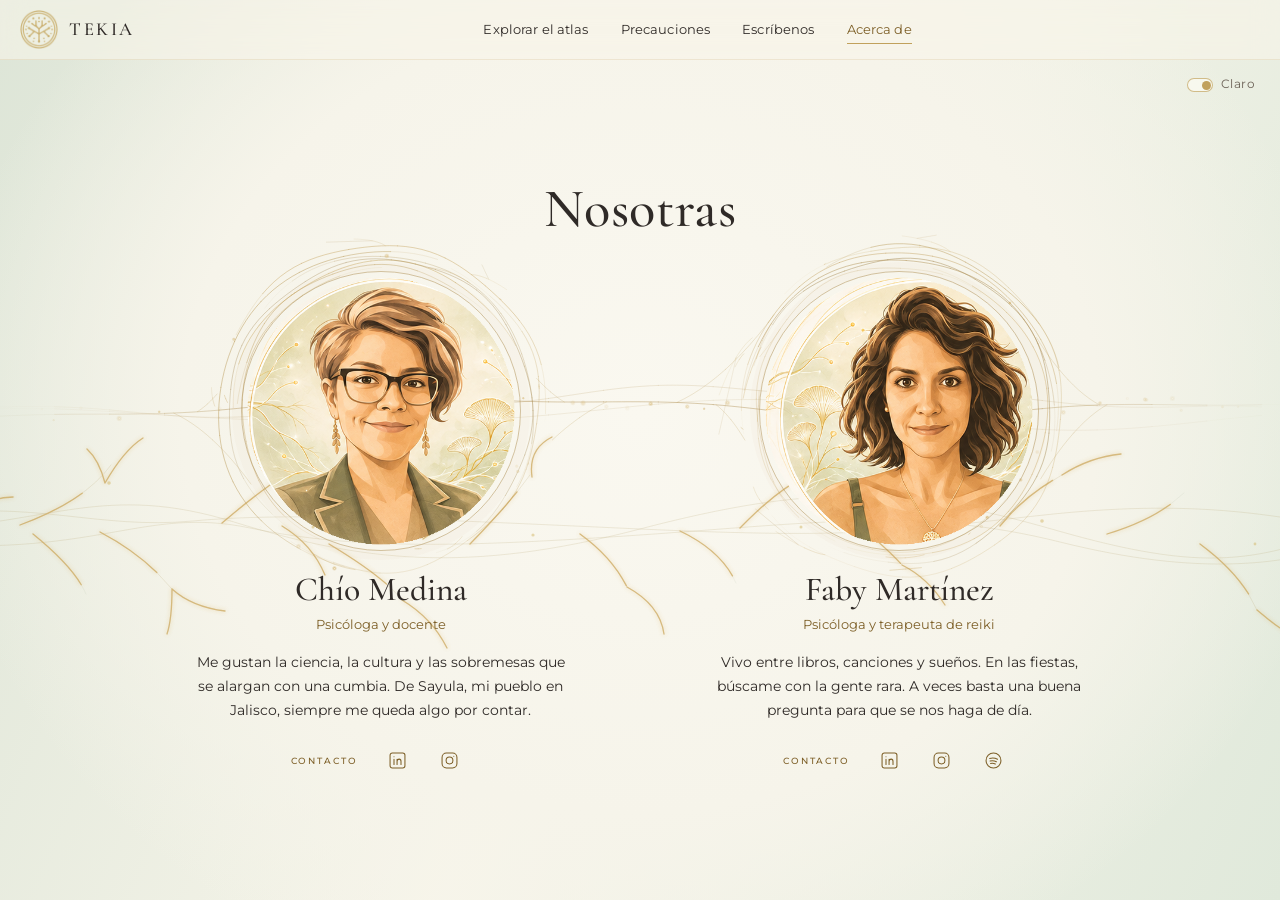
<file: nosotras.html>
<!doctype html>
<html lang="es" class="at-top">
<head>
<meta charset="utf-8">
<meta name="viewport" content="width=device-width, initial-scale=1, viewport-fit=cover">
<meta name="robots" content="noindex">
<title>Nosotras · TEKIA</title>
<link rel="icon" href="assets/tekia-emblema-oro-web.png">
<script src="tema.js"></script>
<link rel="preconnect" href="https://fonts.googleapis.com">
<link rel="stylesheet" href="https://fonts.googleapis.com/css2?family=Cormorant+Garamond:ital,wght@0,500;0,600;1,500&family=Montserrat:wght@400;500;600&display=swap">
<style>
:root{
  --noche:#120F0D; --tx:#EDE6D6; --sub:#B4AA97; --oro:#D9C38A; --oro-tenue:#C9B071; --marfil:rgba(237,230,214,.14);
  --serif:"Cormorant Garamond","EB Garamond",Garamond,Georgia,serif;
  --sans:"Montserrat",system-ui,-apple-system,"Segoe UI",sans-serif;
  color-scheme:dark;
}
*{box-sizing:border-box}
html{background:var(--noche)}
body{margin:0;min-height:100vh;min-height:100dvh;background:var(--noche);color:var(--tx);font-family:var(--sans);line-height:1.6;overflow-x:hidden}
a{color:inherit}

/* Barra superior: la misma del atlas */
.top{position:fixed;top:env(safe-area-inset-top,0px);left:0;right:0;z-index:9;display:grid;grid-template-columns:1fr auto 1fr;align-items:center;
  padding:.6rem max(20px,env(safe-area-inset-right,0px)) .6rem max(20px,env(safe-area-inset-left,0px));
  background:rgba(26,23,20,.55);-webkit-backdrop-filter:blur(12px) saturate(1.2);backdrop-filter:blur(12px) saturate(1.2);border-bottom:1px solid var(--marfil)}
.top .brand{justify-self:start;display:inline-flex;align-items:center;gap:.7rem;text-decoration:none;color:var(--tx)}
.top .brand img{width:38px;display:block;filter:drop-shadow(0 1px 2px rgba(0,0,0,.25))}
.top .brand span{font:500 1.15rem/1 var(--serif);letter-spacing:.14em}
.top nav{display:flex;justify-content:center;gap:2rem;font:400 .82rem/1 var(--sans);letter-spacing:.01em}
.top nav a{text-decoration:none;color:var(--tx);padding:.55rem 0;position:relative;white-space:nowrap;display:inline-flex;align-items:center;min-height:32px}
.top nav a::after{content:"";position:absolute;left:0;right:0;bottom:.1rem;height:1px;background:var(--oro);transform:scaleX(0);transition:transform .3s}
.top nav a:hover{color:var(--oro)}.top nav a:hover::after{transform:scaleX(1)}
.top nav a[aria-current]{color:var(--oro);cursor:default}.top nav a[aria-current]::after{transform:scaleX(1)}
.top nav a:focus-visible{outline:1px solid var(--oro);outline-offset:4px}
.top .end{justify-self:end}
@media (max-width:860px){.top nav{gap:1.1rem;font-size:.76rem}}
@media (max-width:640px){.top{grid-template-columns:auto 1fr auto}.top .brand span{display:none}.top nav{gap:1rem}.top nav a{display:none}.top nav a.m{display:inline-flex}}

html.claro{--noche:#F6F1E4;--tx:#2F2A27;--sub:#6B6156;--oro:#7D5F27;--oro-tenue:#7D5F27;--marfil:rgba(193,161,92,.18);color-scheme:light}
html.claro .top{background:rgba(248,245,235,.58)}
html.claro .top .brand img{filter:none}
html.claro .top nav a::after{background:#C1A15C}
</style>
<style id="nos-css">
/* Nosotras: estilos acotados a la sección (también se usan dentro del atlas) */
.nos{--noche:#120F0D;--tx:#EDE6D6;--sub:#B4AA97;--oro:#D9C38A;--oro-tenue:#C9B071;--serif:"Cormorant Garamond","EB Garamond",Garamond,Georgia,serif;--sans:"Montserrat",system-ui,-apple-system,"Segoe UI",sans-serif;background:var(--noche);color:var(--tx);font-family:var(--sans);line-height:1.6;min-height:100vh;min-height:100dvh}
.nos *{box-sizing:border-box}.nos a{color:inherit}
/* una sola mirada: el bloque se centra en la altura que deja la barra; retrato y título se ajustan a la altura disponible */
.nos{--med:280px;--med:clamp(150px,calc(100vh - 470px),280px);--med:clamp(150px,calc(100dvh - 470px),280px);--aire:clamp(.6rem,2.6vh,2rem);
  position:relative;isolation:isolate;display:flex;flex-direction:column;justify-content:center;
  padding:calc(64px + env(safe-area-inset-top,0px) + var(--aire)) max(20px,env(safe-area-inset-right,0px)) calc(var(--aire) + env(safe-area-inset-bottom,0px)) max(20px,env(safe-area-inset-left,0px))}
.nos>*{flex:none}
.nos h1:focus,.nos h1:focus-visible{outline:none}
.nos h1{margin:0 0 clamp(1rem,3.6vh,2.4rem);text-align:center;font:500 clamp(2.2rem,min(5vw,6.4vh),3.4rem)/1.05 var(--serif);letter-spacing:.01em;color:var(--tx)}
.nos{overflow:hidden}
.mic{position:absolute;z-index:-2;left:50%;transform:translateX(-50%);top:calc(var(--med)/2 - 271px);width:max(100vw,1200px);max-width:none;height:auto;pointer-events:none}
/* cuatro niveles alineados por la cuadrícula: medallón, nombre y oficio, semblanza, contacto */
.fichas{position:relative;width:100%;max-width:60rem;margin:0 auto;display:grid;grid-template-columns:repeat(2,minmax(0,1fr));grid-template-rows:auto auto 1fr auto;column-gap:clamp(2rem,6vw,5rem)}
.ficha{display:grid;grid-row:span 4;grid-template-rows:subgrid;justify-items:center;text-align:center}
.med{width:min(var(--med),100%);aspect-ratio:1/1;margin:0 0 clamp(.7rem,2.2vh,1.4rem)}
.med img{display:block;width:100%;height:100%;object-fit:contain;border-radius:50%}
.quien h2{margin:0;font:500 clamp(1.7rem,3vw,2.1rem)/1.15 var(--serif);color:var(--tx)}
.quien p{margin:.35rem 0 0;font:400 .82rem/1.4 var(--sans);color:var(--oro);text-wrap:balance}
.bio{margin:clamp(.6rem,1.9vh,1.2rem) 0 0;max-width:23rem;font:400 .86rem/1.75 var(--sans);color:var(--tx);text-wrap:pretty}
.ct{display:flex;align-items:center;justify-content:center;gap:.5rem;margin-top:clamp(.5rem,1.8vh,1.4rem)}
.ct span{font:500 .58rem/1 var(--sans);letter-spacing:.2em;text-transform:uppercase;color:var(--oro-tenue);margin-right:.6rem}
.ct a{width:44px;height:44px;display:grid;place-items:center;border-radius:99px;color:var(--oro);transition:color .3s,background .3s}
.ct a:hover{color:#EFE0B4;background:rgba(217,195,138,.08)}
.ct a:focus-visible{outline:1px solid var(--oro);outline-offset:2px}
.ct svg{width:21px;height:21px}
@media (max-width:640px){
  .nos{padding:calc(88px + env(safe-area-inset-top,0px) + 1rem) 12px calc(1.5rem + env(safe-area-inset-bottom,0px))}
  .nos h1{margin-bottom:1.5rem}
  .fichas{column-gap:10px;max-width:440px}
  .med{width:100%;margin-bottom:.8rem}
  .quien h2{font-size:clamp(1.45rem,6.65vw,2.1rem)}
  .quien p{font-size:.74rem}
  .bio{margin-top:.7rem;font-size:.78rem;line-height:1.55}
  .ct{flex-wrap:wrap;gap:0;margin-top:.9rem}
  .ct span{flex-basis:100%;text-align:center;margin:0 0 .1rem}
  .mic{width:min(600px,calc(133.333% - 32px));top:-135px}
}
/* tema claro (prueba): crema luminosa, texto en tinta y oro profundo */
html.claro .nos{--noche:#F6F1E4;--tx:#2F2A27;--sub:#6B6156;--oro:#7D5F27;--oro-tenue:#7D5F27;
  background:radial-gradient(ellipse 55% 68% at 50% 46%,#FAF8F0 0%,#F6F4EA 65%,rgba(246,244,234,0) 100%),linear-gradient(112deg,#DDE5D7,#F7F5EA 49%,#E0E9DB)}
html.claro .ct a:hover{color:#5E4719;background:rgba(193,161,92,.12)}
/* claro: retratos ilustrados y micelio claro del paquete aprobado (archivos intactos) */
html:not(.claro) .med img.cl,html:not(.claro) .mic-cl,html.claro .med img.os,html.claro .mic-os{display:none}
html.claro .mic-cl{top:calc(var(--med)/2 - 197px);width:max(100vw,1440px);opacity:.75}
@media (max-width:640px){html.claro .mic-cl{top:-117px}}
.mic-vivo svg{display:block;width:100%;height:auto}
.mic-vivo .luz path{stroke:#C9A04E;stroke-opacity:.9;stroke-width:1.3;stroke-dasharray:70 1500;animation:micLuz 16s linear infinite;filter:drop-shadow(0 0 2px rgba(214,170,82,.7))}
.mic-vivo g g path{animation:micRespira 9s ease-in-out infinite alternate}
.mic-vivo circle{transform-box:fill-box;transform-origin:center;animation:micNodo 4.5s ease-in-out infinite}
@keyframes micLuz{from{stroke-dashoffset:1570}to{stroke-dashoffset:0}}
@keyframes micRespira{from{stroke-opacity:.22}to{stroke-opacity:.5}}
@keyframes micNodo{0%,100%{opacity:.45;transform:scale(.8)}50%{opacity:1;transform:scale(1.6)}}
@media (prefers-reduced-motion:reduce){.mic-vivo .luz{display:none}.mic-vivo g g path,.mic-vivo circle{animation:none}}
html.claro .med{border-radius:50%;border:1px solid rgba(171,139,81,.5);padding:5px;box-shadow:0 0 0 9px rgba(192,165,111,.045)}
.halo{position:absolute;inset:0;z-index:-1;width:100%;height:100%;pointer-events:none}
/* el micelio de fondo respira: deriva de pocos px, muy lenta */
@keyframes micVivo{0%{transform:translate(-50%,0);opacity:.86}50%{transform:translate(calc(-50% + 5px),-3px);opacity:1}100%{transform:translate(calc(-50% - 4px),2px);opacity:.92}}
.mic{animation:micVivo 36s ease-in-out infinite alternate}
@media (prefers-reduced-motion:reduce){.mic{animation:none}}
.med{position:relative}
.sr{position:absolute;width:1px;height:1px;overflow:hidden;clip:rect(0 0 0 0);white-space:nowrap}
</style>
</head>
<body>
<header class="top">
  <a class="brand" href="./" aria-label="TEKIA, volver al atlas"><img src="assets/tekia-emblema-oro-web.png" alt=""><span aria-hidden="true">TEKIA</span></a>
  <nav aria-label="Navegación general"><a href="./">Explorar el atlas</a><a class="m" href="./#f-precauciones">Precauciones</a><a href="./#f-acomp">Escríbenos</a><a class="m" aria-current="page">Acerca de</a></nav>
  <span class="end" aria-hidden="true"></span>
</header>
<main class="nos" id="nosotras">
  <canvas class="halo" id="halo" aria-hidden="true"></canvas>
  <h1>Nosotras</h1>
  <div class="fichas">
    <img class="mic mic-os" src="assets/nosotras/micelio.svg" width="1200" height="720" alt="" aria-hidden="true">
    <img class="mic mic-cl" src="assets/nosotras/claro/micelio-claro.svg" width="1440" height="620" alt="" aria-hidden="true">
    <article class="ficha" aria-labelledby="n-chio">
      <div class="med"><img class="os" src="assets/nosotras/chio-medina.svg" width="1080" height="1080" alt="Retrato dibujado de Chío Medina"><img class="cl" src="assets/nosotras/claro/chio-medina.png" alt="Retrato ilustrado de Chío Medina" loading="lazy"></div>
      <div class="quien"><h2 id="n-chio">Chío Medina</h2><p>Psicóloga y docente</p></div>
      <p class="bio">Me gustan la ciencia, la cultura y las sobremesas que se alargan con una cumbia. De Sayula, mi pueblo en Jalisco, siempre me queda algo por contar.</p>
      <div class="ct"><span>Contacto</span>
        <a href="https://www.linkedin.com/in/roc%C3%ADomedina/" target="_blank" rel="noopener" aria-label="LinkedIn de Chío Medina (se abre en otra pestaña)"><svg viewBox="0 0 24 24" aria-hidden="true"><use href="#i-in"/></svg></a>
        <a href="https://www.instagram.com/chiomedinar/" target="_blank" rel="noopener" aria-label="Instagram de Chío Medina (se abre en otra pestaña)"><svg viewBox="0 0 24 24" aria-hidden="true"><use href="#i-ig"/></svg></a>
      </div>
    </article>
    <article class="ficha" aria-labelledby="n-faby">
      <div class="med"><img class="os" src="assets/nosotras/faby-martinez.svg" width="1080" height="1080" alt="Retrato de Faby Martínez"><img class="cl" src="assets/nosotras/claro/faby-martinez.png" alt="Retrato ilustrado de Faby Martínez" loading="lazy"></div>
      <div class="quien"><h2 id="n-faby">Faby Martínez</h2><p>Psicóloga y terapeuta de reiki</p></div>
      <p class="bio">Vivo entre libros, canciones y sueños. En las fiestas, búscame con la gente rara. A veces basta una buena pregunta para que se nos haga de día.</p>
      <div class="ct"><span>Contacto</span>
        <a href="https://www.linkedin.com/in/fabiola-mart%C3%ADnez-1661a428b" target="_blank" rel="noopener" aria-label="LinkedIn de Faby Martínez (se abre en otra pestaña)"><svg viewBox="0 0 24 24" aria-hidden="true"><use href="#i-in"/></svg></a>
        <a href="https://www.instagram.com/fabmar.12/" target="_blank" rel="noopener" aria-label="Instagram de Faby Martínez (se abre en otra pestaña)"><svg viewBox="0 0 24 24" aria-hidden="true"><use href="#i-ig"/></svg></a>
        <a href="https://open.spotify.com/user/metzeri.27" target="_blank" rel="noopener" aria-label="Spotify de Faby Martínez (se abre en otra pestaña)"><svg viewBox="0 0 24 24" aria-hidden="true"><use href="#i-sp"/></svg></a>
      </div>
    </article>
  </div>
</main>
<svg width="0" height="0" style="position:absolute" aria-hidden="true">
  <symbol id="i-in" viewBox="0 0 24 24"><g fill="none" stroke="currentColor" stroke-width="1.2" stroke-linecap="round" stroke-linejoin="round"><rect x="3.5" y="3.5" width="17" height="17" rx="2.5"/><path d="M8 10.5v6M8 7.6v.1M11.5 16.5v-6M11.5 13c0-1.6 1-2.6 2.4-2.6 1.4 0 2.1.9 2.1 2.6v3.5"/></g></symbol>
  <symbol id="i-ig" viewBox="0 0 24 24"><g fill="none" stroke="currentColor" stroke-width="1.2" stroke-linecap="round"><rect x="3.5" y="3.5" width="17" height="17" rx="5"/><circle cx="12" cy="12" r="3.9"/><path d="M16.9 7.1v.1"/></g></symbol>
  <symbol id="i-sp" viewBox="0 0 24 24"><g fill="none" stroke="currentColor" stroke-width="1.2" stroke-linecap="round"><circle cx="12" cy="12" r="8.5"/><path d="M7.6 9.6c3-.9 6.3-.6 9 .9M8.1 12.6c2.4-.7 5-.4 7.2.8M8.6 15.4c1.9-.5 3.8-.3 5.5.6"/></g></symbol>
</svg>
<script id="nos-js">
// micelio vivo: capa decorativa aparte (canvas detrás); los retratos no se tocan
(function(){var cv=document.getElementById('halo'),nos=document.getElementById('nosotras'),cx=cv.getContext('2d'),dpr=1,W=0,H=0,M=[],P=[],O=[],HY=[],TW=[],LK=[],
  still=matchMedia('(prefers-reduced-motion: reduce)'),t0=performance.now(),raf=0,TAU=6.2832,
  seed=7;function rnd(a,b){seed=(seed*16807)%2147483647;return a+(seed/2147483647)*(b-a)}
  function sg(){return rnd(0,1)<.5?-1:1}
  var COL=['203,186,153','217,195,138','232,212,158','201,176,113','226,204,150'];
  // hebras precalculadas en unidades del radio; cada cuadro solo mueve parámetros
  function build(){M.forEach(function(m,i){var n=8,base=HY.length;
    for(var k=0;k<n;k++){var hs=[];for(var j=0;j<3;j++)hs.push({k:[2,3,5,7][(k+j*2)%4],A:rnd(.004,.013),ph:rnd(0,TAU),w:rnd(.025,.07)*sg()});
      HY.push({m:i,rr:1.05+.19*k/(n-1)+rnd(-.008,.008),a0:rnd(0,TAU),span:rnd(2.8,6.1),dir:sg(),hs:hs,br:rnd(.004,.008),bw:TAU/rnd(10,20),bp:rnd(0,TAU),
        gw:TAU/rnd(12,20),gp:rnd(0,TAU),al:rnd(.22,.46)*m.sc*(m.sc<1?1.1:1),lw:rnd(.5,.85),c:COL[[4,1,2,3,0][k%5]]})}
    for(k=0;k<16;k++){var a=base+Math.floor(rnd(0,n-1)),free=k%3==0;
      TW.push({h:free?base+n-1:a,h2:free?-1:a+1,f:rnd(0,TAU),d:rnd(.12,.38)*sg(),bulge:rnd(-.02,.05),out:rnd(.05,.1),gw:TAU/rnd(11,19),gp:rnd(0,TAU),al:rnd(.18,.38),fork:rnd(.4,.7),fd:rnd(.15,.3)*sg()})}
    for(k=0;k<4;k++)LK.push({m:i,side:k<2?0:1,d:(k%2?1:-1)*rnd(.35,.7),x:rnd(1.35,1.7),rr:rnd(1.1,1.2),gw:TAU/rnd(13,20),gp:rnd(0,TAU)})});
    for(var k=0;k<46;k++)P.push({u:rnd(0,1),v:rnd(.008,.022)*sg(),o:rnd(-1,1),s:rnd(.5,1.1),a:rnd(.35,.8),ph:rnd(0,TAU)});
    for(k=0;k<14;k++)O.push({h:Math.floor(rnd(0,HY.length)),f:rnd(0,TAU),w:rnd(.02,.05)*sg(),s:rnd(.5,1),ph:rnd(0,TAU)})}
  // si la sección está oculta (0×0) no se mide ni se dibuja; TEKIA_nosHalo() la recupera al mostrarse
  function layout(){var n=nos.getBoundingClientRect();M=[];if(!nos.getClientRects().length||!(n.width>0)||!(n.height>0))return;
    dpr=Math.min(2,devicePixelRatio||1);W=n.width;H=n.height;cv.width=W*dpr;cv.height=H*dpr;
    M=[].map.call(nos.querySelectorAll('.med img'),function(m){var r=m.getBoundingClientRect();return {x:r.left-n.left+r.width/2,y:r.top-n.top+r.height/2,r:r.width/2,sc:r.width<240?.72:1}}).filter(function(m){return m.r>0&&isFinite(m.x)&&isFinite(m.y)});
    if(M.length<2)M=[];
    if(!HY.length&&M.length>1)build();draw(performance.now())}
  function rot(i,t){return t*(i?-.012:.012)}
  // radio de una hebra en el ángulo local f
  function R(h,f,t){var m=M[h.m],v=h.rr-1+h.br*Math.sin(t*h.bw+h.bp);for(var j=0;j<3;j++){var q=h.hs[j];v+=q.A*Math.sin(q.k*f+q.ph+q.w*t)}return m.r*(1+v*m.sc)}
  function pt(h,f,t,ex){var m=M[h.m],a=f+rot(h.m,t),r=R(h,f,t)+(ex||0)*m.r*m.sc;return [m.x+Math.cos(a)*r,m.y+Math.sin(a)*r]}
  function grow(w,p,t){var s=.5+.5*Math.sin(t*w+p);return s*s*(3-2*s)}
  // hebra horizontal que une los dos retratos y sale a los bordes
  function strand(u,t,o){if(M.length<2)return [0,0];var a=M[0],b=M[1],y0=(a.y+b.y)/2,x=u*W,o=o||0,
    w=Math.sin(u*(9+o*2.3)+t*.35+o*1.7)*a.r*.07+Math.sin(u*(23-o*4)-t*.5+o)*a.r*.025,
    lift=-Math.exp(-Math.pow((x-(a.x+b.x)/2)/(a.r*1.4),2))*a.r*.08;return [x,y0+w+lift+o*a.r*.045]}
  function seg(pts,al,c,lw,fade){cx.lineWidth=lw;var n=pts.length,ch=6;for(var i=0;i<n-1;i+=ch){var e=Math.min(n-1,i+ch),u=(i+e)/2/(n-1),f=fade?fade(u,pts[i]):1;
      if(al*f<.01)continue;cx.strokeStyle='rgba('+(CLN?CLC[c]||c:c)+','+Math.min(1,al*f*(CLN?1.5:1)).toFixed(3)+')';cx.beginPath();cx.moveTo(pts[i][0],pts[i][1]);for(var j=i+1;j<=e;j++)cx.lineTo(pts[j][0],pts[j][1]);cx.stroke()}}
  function quad(p0,c,p2,g,n){var o=[];n=n||10;for(var i=0;i<=n;i++){var s=g*i/n,z=1-s;o.push([z*z*p0[0]+2*z*s*c[0]+s*s*p2[0],z*z*p0[1]+2*z*s*c[1]+s*s*p2[1]])}return o}
  var CLC={'203,186,153':'168,134,70','217,195,138':'176,140,66','232,212,158':'190,152,74','201,176,113':'150,118,56','226,204,150':'184,146,70'},CLN=false;
  function draw(T){CLN=document.documentElement.classList.contains('claro');cx.__raw=CLN?1:0;cx.setTransform(dpr,0,0,dpr,0,0);cx.clearRect(0,0,W,H);if(M.length<2)return;var mv=!still.matches,t=mv?(T-t0)/1000+40:47;
    cx.lineCap='round';cx.lineJoin='round';
    // hebras horizontales
    [[0,.34,.8],[-1,.2,.55],[1.2,.16,.5]].forEach(function(s){var pts=[];for(var i=0;i<=140;i++)pts.push(strand(i/140,t,s[0]));
      seg(pts,s[1],COL[0],s[2],function(u){return Math.min(1,u*5,(1-u)*5)})});
    // anillos de micelio que rodean cada retrato, crecen y se repliegan despacio
    HY.forEach(function(h){var g=mv?.58+.42*grow(h.gw,h.gp,t):.9,sp=h.span*g,n=Math.max(8,Math.ceil(sp/.05)),pts=[];
      for(var i=0;i<=n;i++)pts.push(pt(h,h.a0+h.dir*sp*i/n,t));var m=M[h.m];
      seg(pts,h.al,h.c,h.lw,function(u,p){var dn=(p[1]-m.y)/(m.r*1.2);return Math.min(1,u*7,(1-u)*4)*(1-.4*Math.max(0,dn*dn*dn))})});
    // ramitas que se bifurcan y se reconectan con la hebra vecina
    TW.forEach(function(w){var h=HY[w.h],g=mv?grow(w.gw,w.gp,t):.8;if(g<.03)return;var p0=pt(h,w.f,t),p2,c,f2=w.f+w.d;
      if(w.h2>=0){var h2=HY[w.h2];p2=pt(h2,f2,t);c=pt(h,w.f+w.d*.5,t,(h2.rr-h.rr)*.5+w.bulge)}else{p2=pt(h,f2,t,w.out);c=pt(h,w.f+w.d*.3,t,w.out*.7)}
      var pts=quad(p0,c,p2,g,12);seg(pts,w.al,COL[2],.5,function(u){return w.h2>=0?1:1-u*.6});
      if(w.h2<0&&g>w.fork){var b=quad(p0,c,p2,w.fork,6).pop(),e=pt(h,f2+w.fd,t,w.out*1.25),gg=(g-w.fork)/(1-w.fork);
        seg(quad(b,[(b[0]+e[0])/2,(b[1]+e[1])/2],e,gg,6),w.al*.8,COL[0],.45)}});
    // enlaces entre la hebra horizontal y los anillos
    LK.forEach(function(l){var m=M[l.m],sd=l.side?-1:1,x=Math.max(0,Math.min(W,m.x+sd*m.r*l.x*m.sc)),s=strand(x/W,t,0),
      a=(l.side?Math.PI:0)+l.d-rot(l.m,t),e=pt({m:l.m,rr:l.rr,br:0,bw:0,bp:0,hs:HY[0].hs},a,t),c=[(s[0]+e[0])/2,s[1]+(e[1]-s[1])*.25],g=mv?.4+.6*grow(l.gw,l.gp,t):.85;
      seg(quad(s,c,e,g,12),.26,COL[1],.5)});
    // partículas que recorren los anillos
    O.forEach(function(o){var h=HY[o.h],p=pt(h,o.f+(mv?o.w*t:0),t);dot(p[0],p[1],o.s,mv?.35+.3*Math.sin(t*.8+o.ph):.5)});
    // partículas que viajan por la hebra
    P.forEach(function(p){var u=((p.u+(mv?t*p.v:0))%1+1)%1,q=strand(u,t,0),edge=Math.min(1,u*6,(1-u)*6),y=q[1]+p.o*M[0].r*.05;
      dot(q[0],y,p.s,p.a*edge*(mv?.55+.35*Math.sin(t*1.2+p.ph):.6))})}
  function dot(x,y,s,a){var g=cx.createRadialGradient(x,y,0,x,y,s*3);if(CLN){g.addColorStop(0,'rgba(255,248,226,'+Math.min(1,a*1.6)+')');g.addColorStop(.3,'rgba(206,166,82,'+Math.min(1,a*.9)+')');g.addColorStop(1,'rgba(193,161,92,0)')}else{g.addColorStop(0,'rgba(250,236,198,'+a+')');g.addColorStop(.35,'rgba(232,212,158,'+a*.4+')');g.addColorStop(1,'rgba(201,176,113,0)')}cx.fillStyle=g;cx.beginPath();cx.arc(x,y,s*3,0,6.2832);cx.fill()}
  function off(){return still.matches||document.hidden||!nos.isConnected||!nos.getClientRects().length}
  function loop(t){draw(t);raf=off()?0:requestAnimationFrame(loop)}
  function go(){if(!raf&&!off())raf=requestAnimationFrame(loop);else draw(performance.now())}
  window.TEKIA_nosHalo=function(){layout();go()};
  (function(){var im=nos.querySelector('img.mic-cl');if(!im||!window.fetch)return;fetch(im.getAttribute('src')).then(function(r){return r.ok?r.text():null}).then(function(tx){if(!tx)return;
    var d=document.createElement('div');d.className='mic mic-cl mic-vivo';d.setAttribute('aria-hidden','true');d.innerHTML=tx;var sv=d.querySelector('svg');if(!sv)return;sv.removeAttribute('role');
    var g=sv.querySelector('g g'),lz=document.createElementNS('http://www.w3.org/2000/svg','g');lz.setAttribute('class','luz');
    [].forEach.call(sv.querySelectorAll('g g path'),function(p,i){var c=p.cloneNode();c.style.animationDelay=(-i*3.7)+'s';lz.appendChild(c)});
    sv.querySelector('g').appendChild(lz);[].forEach.call(sv.querySelectorAll('circle'),function(c,i){c.style.animationDelay=(-i*1.3)+'s'});
    im.parentNode.replaceChild(d,im)}).catch(function(){})})();
  addEventListener('resize',layout);document.addEventListener('visibilitychange',go);still.addEventListener&&still.addEventListener('change',go);
  [].forEach.call(nos.querySelectorAll('.med img'),function(i){if(!i.complete)i.addEventListener('load',layout)});
  if(document.fonts&&document.fonts.ready)document.fonts.ready.then(layout);layout();go()})();
</script>
</body>
</html>
</file>
<file: precauciones.css>
/* Precauciones · ventana «Elección informada» (misma familia que las fichas) */
html.pc-open,html.pc-open body{overflow:hidden}
.pc{z-index:64}
.pc-box{width:min(42rem,100%);text-align:left;background:rgba(30,24,20,.9);-webkit-backdrop-filter:blur(14px);backdrop-filter:blur(14px);transform:translateY(8px);transition:transform .55s cubic-bezier(.2,.7,.2,1)}
.pc.on .pc-box{transform:none}
.pc-c{overflow:auto;overscroll-behavior:contain;-webkit-overflow-scrolling:touch;padding:2.6rem clamp(1.2rem,5vw,3rem) 2rem;scrollbar-width:thin;scrollbar-color:rgba(217,195,138,.35) transparent;color:#D8D0C0}
.pc-c::-webkit-scrollbar{width:6px}.pc-c::-webkit-scrollbar-thumb{background:rgba(217,195,138,.35);border-radius:9px}
.pc .pc-ic{flex:none;width:22px;height:22px;fill:none;stroke:#D9C38A;stroke-width:1.1;stroke-linecap:round;stroke-linejoin:round;opacity:.85}
.pc-hd{padding-right:2.6rem;margin-bottom:1.6rem}
.pc-box .hm-bk:not([hidden])~.pc-c .pc-hd{padding-top:1.6rem}
.pc-k{font:600 .6rem/1.4 var(--sans);letter-spacing:.22em;text-transform:uppercase;color:#D9C38A;margin:0 0 .8rem}.pc-k .nw{white-space:nowrap}
.pc h2{font:500 clamp(1.7rem,4.4vw,2.2rem)/1.12 var(--serif);color:#F3EDE1;margin:0;text-wrap:balance;outline:none}
.pc .pc-sci{font:italic 400 1rem/1.4 var(--serif);color:#CFC6B4;margin:.4rem 0 0}
.pc .pc-in{font:400 .92rem/1.65 var(--sans);margin:1rem 0 0;max-width:48ch;text-wrap:pretty}
.pc-pr,.pc-gr,.pc-ings,.pc-src{list-style:none;margin:0;padding:0}
.pc-pr li,.pc-gr li{display:flex;gap:1rem;align-items:flex-start;padding:1.05rem 0;border-top:1px solid rgba(217,195,138,.16)}
.pc-pr li .pc-ic,.pc-gr li .pc-ic{margin-top:.1rem}
.pc h3{font:500 1.12rem/1.3 var(--serif);color:#F3EDE1;margin:0 0 .3rem}
.pc h4{font:600 .62rem/1.4 var(--sans);letter-spacing:.18em;text-transform:uppercase;color:#D9C38A;margin:.15rem 0 .35rem}
.pc p{margin:0;font:400 .88rem/1.65 var(--sans);text-wrap:pretty}
.pc-nota{display:flex;gap:.8rem;align-items:flex-start;padding:1.1rem 0 0;margin-top:.2rem;border-top:1px solid rgba(217,195,138,.3)}
.pc-nota .pc-ic,.pc-note .pc-ic,.pc-rx .pc-ic{width:18px;height:18px;margin-top:.15rem}
.pc-nota p{font-size:.84rem;color:#E7DED1}
.pc-more{display:flex;align-items:center;gap:.7rem;width:100%;min-height:48px;margin:1.4rem 0 0;padding:.8rem 1.1rem;border:1px solid rgba(217,195,138,.45);border-radius:99px;background:transparent;color:#F3EDE1;font:600 .66rem/1.2 var(--sans);letter-spacing:.16em;text-transform:uppercase;cursor:pointer;text-align:left;transition:background .4s,border-color .4s}
.pc-more span{flex:1}.pc-more:hover{background:rgba(217,195,138,.1);border-color:#D9C38A}
.pc .pc-ch{width:16px;height:16px;opacity:.7}
.pc-more:focus-visible,.pc-ings button:focus-visible,.pc-src a:focus-visible,.bt-sg button:focus-visible{outline:2px solid #D9C38A;outline-offset:3px}
.pc-antes{margin-top:2.4rem}
.pc-st{font:500 1.35rem/1.25 var(--serif)!important;margin:0 0 .5rem!important}
.pc-st em{font-size:.95rem;color:#CFC6B4;font-weight:400}
.pc-in2{margin-bottom:.8rem!important}
@media (min-width:700px){.pc-gr{display:grid;grid-template-columns:1fr 1fr;column-gap:2rem}}
.pc-cl{font-size:.8rem!important;color:#B4AA97;margin-top:.6rem!important}
.pc-rx{display:flex;gap:.8rem;align-items:flex-start;margin:2rem 0 0;padding:1.1rem 1.2rem;border:1px solid rgba(217,195,138,.3);border-radius:16px;background:rgba(217,195,138,.05)}
.pc-rx h3{font-size:1.02rem}
.pc-fine{font-size:.72rem!important;line-height:1.5!important;color:#A89E8C;margin-top:1.4rem!important}
.pc-ings li{border-top:1px solid rgba(217,195,138,.16)}.pc-ings li:last-child{border-bottom:1px solid rgba(217,195,138,.16)}
.pc-ings button{display:flex;align-items:center;gap:.8rem;width:100%;min-height:56px;padding:.8rem .2rem;background:none;border:0;color:inherit;cursor:pointer;text-align:left}
.pc-in-t{flex:1;min-width:0}.pc-in-t b{display:block;font:500 1.08rem/1.3 var(--serif);color:#F3EDE1}.pc-in-t em{display:block;font:italic 400 .82rem/1.4 var(--serif);color:#B4AA97}
.pc-ings small{font:500 .62rem/1 var(--sans);letter-spacing:.12em;text-transform:uppercase;color:#B4AA97;white-space:nowrap}
.pc-ings button:hover .pc-in-t b{color:#E7D2A5}
.pc-note{display:flex;gap:.7rem;align-items:flex-start;margin:0 0 1rem}.pc-note span{font:400 .84rem/1.6 var(--sans);color:#E7DED1}
.pc-rec{padding:1.1rem 0;border-top:1px solid rgba(217,195,138,.16);scroll-margin-top:1rem}
.pc-rec.imp h3::before{content:'Información importante · ';font:600 .58rem/1 var(--sans);letter-spacing:.16em;text-transform:uppercase;color:#D9C38A;vertical-align:.2em}
.pc-rec.on{animation:pcon 2.4s ease}
@keyframes pcon{0%,100%{background:transparent}30%{background:rgba(217,195,138,.08)}}
.pc-sum{color:#EDE6D6}.pc-det{margin-top:.5rem!important;font-size:.84rem!important;color:#CFC6B4}
.pc-prep{margin-top:.6rem!important;font-size:.78rem!important;color:#B4AA97}.pc-prep span{font:600 .58rem/1 var(--sans);letter-spacing:.16em;text-transform:uppercase;color:#D9C38A;margin-right:.3rem}
.pc-src{margin-top:.7rem}.pc-src li+li{margin-top:.35rem}
.pc-src a{display:flex;gap:.6rem;align-items:flex-start;font:400 .78rem/1.5 var(--sans);color:#E7DED1;text-decoration:none;border-radius:6px;padding:.15rem 0}
.pc-src a .pc-ic{width:16px;height:16px;margin-top:.12rem}.pc-src a:hover span{text-decoration:underline;text-decoration-color:rgba(217,195,138,.5);text-underline-offset:3px}
.pc-gen{color:#CFC6B4;font-size:.86rem!important;padding:1rem 0;border-top:1px solid rgba(217,195,138,.16)}
.pc-ingsec{margin-top:1.8rem}
.pc-ct{list-style:none;margin:1.4rem 0 0;padding:0}
.pc-ct li{display:flex;justify-content:space-between;gap:1rem;align-items:baseline;padding:.85rem 0;border-top:1px solid rgba(217,195,138,.16)}.pc-ct li:last-child{border-bottom:1px solid rgba(217,195,138,.16)}
.pc-ct span{font:600 .62rem/1.4 var(--sans);letter-spacing:.18em;text-transform:uppercase;color:#D9C38A}.pc-ct b{font:400 .86rem/1.4 var(--sans);color:#B4AA97;font-style:italic}
html.claro .pc-ct span{color:#7D5F27}html.claro .pc-ct b{color:#6B6156}html.claro .pc-ct li{border-color:rgba(193,161,92,.3)}
.bt-sg[hidden]{display:none}.bt-sg{flex-basis:100%;display:flex;flex-wrap:wrap;justify-content:center;gap:.3rem .9rem}
.bt-sg button{display:inline-flex;align-items:center;gap:.4rem;min-height:32px;padding:.2rem .1rem;background:none;border:0;color:#E7D2A5;font:400 .7rem/1.35 var(--sans);cursor:pointer;text-align:left}
.bt-sg button b{font-weight:600}.bt-sg button span{border-bottom:1px solid rgba(217,195,138,.35)}
.bt-sg .pc-ic{flex:none;width:14px;height:14px;fill:none;stroke:currentColor;stroke-width:1.2;stroke-linecap:round;stroke-linejoin:round}
/* ventana ancha (escritorio, tableta horizontal): menos cuerpo de letra y el contenido repartido en columnas */
.pc-cols{display:block}
@media (min-width:900px){
  .pc-box{width:min(78rem,calc(100% - 48px))}
  .pc-box[data-vista=contacto]{width:min(44rem,calc(100% - 48px))}
  .pc-c{padding:2.3rem clamp(2rem,3.4vw,3.2rem) 1.7rem}
  .pc-hd{display:grid;grid-template-columns:minmax(0,1fr) minmax(0,1.12fr);column-gap:clamp(2.4rem,4.4vw,4.4rem);align-items:end;padding-right:0;margin-bottom:1.3rem}
  .pc-box[data-vista=main] .pc-hd{margin-bottom:1.4rem;padding-bottom:1.25rem;border-bottom:1px solid rgba(217,195,138,.22)}
  .pc-hd>*{grid-column:1}
  .pc-hd>.pc-in{grid-column:2;grid-row:1/span 3;margin:0;max-width:min(52ch,calc(100% - 2.6rem));align-self:end}
  .pc-box[data-vista=contacto] .pc-hd{display:block;padding-right:3rem}
  .pc-box[data-vista=contacto] .pc-fine{border-top:0;padding-top:0}
  .pc-box[data-vista=contacto] .pc-hd>.pc-in{margin-top:.8rem}
  .pc-box .hm-bk:not([hidden])~.pc-c .pc-hd{padding-top:1.1rem}
  .pc-k{font-size:.58rem;margin-bottom:.6rem}
  .pc h2{font-size:clamp(1.6rem,2.3vw,1.95rem);line-height:1.1}
  .pc .pc-sci{font-size:.92rem}
  .pc .pc-in{font-size:.84rem;line-height:1.6}
  .pc p{font-size:.81rem;line-height:1.58}
  .pc h3{font-size:1rem;margin-bottom:.2rem}
  .pc h4{font-size:.58rem;margin:.1rem 0 .3rem}
  .pc-pr .pc-ic,.pc-gr .pc-ic{width:20px;height:20px}
  /* principal: dos columnas */
  .pc-cols{display:grid;grid-template-columns:minmax(0,1fr) minmax(0,1.12fr);column-gap:clamp(2.4rem,4.4vw,4.4rem);align-items:start}
  .pc-cols>.pc-col+.pc-col{position:relative}
  .pc-cols>.pc-col+.pc-col::before{content:'';position:absolute;top:.2rem;bottom:.2rem;left:calc(clamp(2.4rem,4.4vw,4.4rem)/-2);border-left:1px solid rgba(217,195,138,.16)}
  .pc-pr li,.pc-gr li{gap:.9rem;padding:.8rem 0}
  .pc-pr li:first-child{border-top:0;padding-top:0}
  .pc-nota{padding-top:.9rem;margin-top:0}
  .pc-nota p{font-size:.78rem}
  .pc-more{min-height:44px;margin-top:1.1rem;padding:.65rem 1.1rem;font-size:.62rem}
  .pc-antes{margin-top:0}
  .pc-st{font-size:1.18rem!important;margin-bottom:.3rem!important}
  .pc-st em{font-size:.86rem}
  .pc-in2{margin-bottom:.5rem!important}
  .pc-gr{column-gap:1.8rem}
  .pc-cl{font-size:.74rem!important;margin-top:.4rem!important}
  .pc-rx{margin-top:1.1rem;padding:.9rem 1.1rem}
  .pc-rx h3{font-size:.96rem}
  .pc-fine{font-size:.68rem!important;margin-top:1.3rem!important;padding-top:.9rem;border-top:1px solid rgba(217,195,138,.12);text-align:center;text-wrap:balance}
  .pc-cols+.pc-fine{max-width:none}
  /* lista: rejilla de tres columnas */
  .pc-ings{display:grid;grid-template-columns:repeat(3,minmax(0,1fr));column-gap:2.2rem}
  .pc-ings li{border-top:0;border-bottom:1px solid rgba(217,195,138,.16)}
  .pc-ings li:nth-child(-n+3){border-top:1px solid rgba(217,195,138,.16)}
  .pc-ings button{min-height:52px;padding:.65rem .1rem}
  .pc-in-t b{font-size:1rem}.pc-in-t em{font-size:.78rem}
  .pc-ings small{font-size:.58rem}
  /* fichas por ingrediente y selección: registros a dos columnas */
  .pc-recs{display:grid;grid-template-columns:repeat(2,minmax(0,1fr));column-gap:clamp(2.4rem,4.4vw,4.4rem);align-items:start}
  .pc-secs{display:grid;grid-template-columns:repeat(2,minmax(0,1fr));column-gap:clamp(2.4rem,4.4vw,4.4rem);row-gap:1.6rem;align-items:start}
  .pc-secs .pc-recs{grid-template-columns:minmax(0,1fr)}
  .pc-secs .pc-ingsec{margin-top:0}
  .pc-rec{padding:.95rem 0}
  .pc-det{font-size:.78rem!important}.pc-prep{font-size:.74rem!important}
  .pc-src a{font-size:.74rem}
  .pc-note span{font-size:.8rem}
  .pc-gen{font-size:.8rem!important;max-width:72ch}
  /* fuera de las columnas, el aviso se lee en horizontal: título a la izquierda, texto a la derecha */
  .pc-c>.pc-rx{position:relative;display:grid;grid-template-columns:minmax(0,1fr) minmax(0,1.12fr);column-gap:clamp(2.4rem,4.4vw,4.4rem);align-items:start;padding:1rem 1.3rem}
  .pc-c>.pc-rx>div{display:contents}
  .pc-c>.pc-rx>.pc-ic{position:absolute;left:1.3rem;top:1.12rem;margin:0}
  .pc-c>.pc-rx h3{margin:0;padding-left:calc(18px + .8rem)}
  .pc-c>.pc-rx p{max-width:56ch}
  .pc-box[data-vista=sel] .pc-more{width:auto;display:inline-flex;padding-right:1.4rem}
  .pc-box[data-vista=sel] .pc-more span{flex:none}
}
@media (min-width:900px) and (max-height:820px){
  .pc-c{padding-top:1.8rem;padding-bottom:1.2rem}
  .pc-box[data-vista=main] .pc-hd{margin-bottom:1.1rem;padding-bottom:1rem}
  .pc p{line-height:1.52}
  .pc-pr li,.pc-gr li{padding:.6rem 0}
  .pc-nota{padding-top:.75rem}
  .pc-more{margin-top:.9rem}
  .pc-rx{margin-top:.85rem;padding:.75rem 1rem}
  .pc-fine{margin-top:.9rem!important;padding-top:.7rem}
}
@media (min-width:900px) and (max-height:740px){
  .pc-c{padding-top:1.5rem;padding-bottom:1rem}
  .pc h2{font-size:1.6rem}
  .pc-box[data-vista=main] .pc-hd{margin-bottom:.9rem;padding-bottom:.85rem}
  .pc p{line-height:1.48}
  .pc-pr li,.pc-gr li{padding:.5rem 0}
  .pc-more{min-height:42px;margin-top:.75rem}
  .pc-fine{margin-top:.75rem!important;padding-top:.6rem}
}
@media (max-width:640px){.pc-k{letter-spacing:.16em;font-size:.56rem}.pc{padding-left:10px;padding-right:10px}.pc-box{width:100%}.pc-c{padding:2.4rem 1.15rem 1.6rem}.pc-pr li,.pc-gr li{gap:.8rem}}
@media (prefers-reduced-motion:reduce){.pc-box{transition:none}.pc-rec.on{animation:none}}
html.claro .pc-box{background:rgba(248,245,235,.86);color:#2F2A27;border-color:rgba(193,161,92,.4)}
html.claro .pc-c{color:#4A423B;scrollbar-color:rgba(193,161,92,.45) transparent}
html.claro .pc .pc-ic{stroke:#5F6D4D;opacity:1}
html.claro .pc h2,html.claro .pc h3,html.claro .pc-in-t b,html.claro .pc-sum,html.claro .pc-more{color:#2F2A27}
html.claro .pc-k,html.claro .pc h4,html.claro .pc-prep span,html.claro .pc-rec.imp h3::before{color:#7D5F27}
html.claro .pc-sci,html.claro .pc-st em,html.claro .pc-in-t em,html.claro .pc-ings small,html.claro .pc-cl,html.claro .pc-prep,html.claro .pc-fine{color:#6B6156}
html.claro .pc-det,html.claro .pc-gen,html.claro .pc-nota p,html.claro .pc-note span,html.claro .pc-src a{color:#4A423B}
html.claro .pc-hd,html.claro .pc-fine,html.claro .pc-cols>.pc-col+.pc-col::before,html.claro .pc-pr li,html.claro .pc-gr li,html.claro .pc-rec,html.claro .pc-ings li,html.claro .pc-gen{border-color:rgba(193,161,92,.3)}
html.claro .pc-nota{border-color:rgba(95,109,77,.35)}
html.claro .pc-more{border-color:rgba(193,161,92,.6)}html.claro .pc-more:hover{background:rgba(193,161,92,.1);border-color:#C1A15C}
html.claro .pc-rx{border-color:rgba(95,109,77,.35);background:rgba(95,109,77,.05)}
html.claro .pc-ings button:hover .pc-in-t b{color:#7D5F27}
html.claro .bt-sg button{color:#7D5F27}html.claro .bt-sg button span{border-color:rgba(193,161,92,.5)}
html.claro .pc-more:focus-visible,html.claro .pc-ings button:focus-visible,html.claro .pc-src a:focus-visible,html.claro .bt-sg button:focus-visible{outline-color:#7D5F27}
</file>
<file: cuerpo-mapa.css>
/* Mapa de tu intención · mismo dibujo y tamaño en claro y obscuro; solo cambian los colores */
.im{display:flex;align-items:center;gap:1rem;margin:1.3rem auto .4rem;padding:.75rem 1rem .75rem .6rem;max-width:20rem;border:1px solid var(--im-line);border-radius:16px;text-align:left;opacity:0;transition:opacity .8s ease .15s}
.hm.on .im{opacity:1}
.im-fig{flex:none;width:58px}
.im-s{display:block;width:100%;height:auto;overflow:visible}
.im-o{fill:none;stroke:var(--im-sil);stroke-width:.9;vector-effect:non-scaling-stroke}
.im-gl{opacity:calc(var(--k)*.55);animation:imgl var(--per) ease-in-out infinite}
.im-g0{stop-color:var(--im-luz);stop-opacity:.95}.im-g1{stop-color:var(--im-luz);stop-opacity:.35}.im-g2{stop-color:var(--im-luz);stop-opacity:0}
.im-nr{fill:none;stroke:var(--im-nodo);stroke-width:.6;vector-effect:non-scaling-stroke;opacity:calc(var(--k)*.6)}
.im-n{fill:var(--im-nodo);opacity:calc(.35 + var(--k)*.65)}
.im-nd{animation:imnd var(--per) ease-in-out infinite;transform-box:fill-box;transform-origin:center}
.im[data-p=focus] .im-gl{animation-timing-function:cubic-bezier(.5,0,.5,1)}
.im[data-p=movement] .im-nd{animation-name:imnd2}
@keyframes imgl{0%,100%{opacity:calc(var(--k)*.32)}50%{opacity:calc(var(--k)*.85)}}
@keyframes imnd{0%,100%{opacity:.75}50%{opacity:1}}
@keyframes imnd2{0%,100%{opacity:.7}40%{opacity:1}}
.im figcaption{min-width:0}
.im-k{display:block;font:600 .54rem/1.3 var(--sans);letter-spacing:.18em;text-transform:uppercase;color:var(--im-k);margin:0 0 .45rem}
.im ul{list-style:none;margin:0;padding:0}
.im li{font:500 .9rem/1.25 var(--serif);color:var(--im-tx);padding:.32rem 0;text-wrap:balance}
.im li+li{border-top:1px solid var(--im-line2)}
@media (prefers-reduced-motion:reduce){.im{transition:none}.im-gl,.im-nd{animation:none}.im-gl{opacity:calc(var(--k)*.65)}}
:root{--im-line:rgba(217,195,138,.22);--im-line2:rgba(217,195,138,.16);--im-sil:rgba(231,214,170,.62);--im-nodo:#E2BF72;--im-luz:#F1D9A0;--im-tx:#F3EDE1;--im-k:#D9C38A}
html.claro{--im-line:rgba(193,161,92,.38);--im-line2:rgba(193,161,92,.28);--im-sil:rgba(176,140,70,.75);--im-nodo:#C1A15C;--im-luz:#E9C98A;--im-tx:#2F2A27;--im-k:#7D5F27}

/* Ficha de blend · tres columnas en horizontal: identidad y mapa | cuerpo real visible | texto y composición */
@media (min-width:900px) and (orientation:landscape){
  html .hm-box.hm-ruta,html.claro .hm-box.hm-ruta{width:min(76rem,100%);background:none;-webkit-backdrop-filter:none;backdrop-filter:none;border:0;box-shadow:none;overflow:visible}
  .hm-ruta #hm-c{display:grid;grid-template-columns:minmax(0,20rem) minmax(15rem,1fr) minmax(0,23rem);gap:0;padding:0;overflow:visible;align-items:center}
  .hm-ruta .hm-l,.hm-ruta .hm-r{position:relative;top:auto;box-sizing:border-box;max-height:calc(100dvh - var(--hm-pt,100px) - var(--hm-pb,16px));overflow:auto;overscroll-behavior:contain;scrollbar-width:thin;scrollbar-color:var(--im-line) transparent;background:var(--rp-bg);-webkit-backdrop-filter:blur(6px);backdrop-filter:blur(6px);border:1px solid var(--rp-line);border-radius:22px;box-shadow:var(--rp-sh)}
  .hm-ruta .hm-l{grid-column:1;padding:2.2rem 1.6rem 1.8rem}
  .hm-ruta .hm-r{grid-column:3;padding:3.4rem 1.8rem 1.8rem;text-align:left}
  .hm-ruta .hm-l .im{margin-top:1.4rem}
  .hm-ruta .hm-arts{margin-top:1.2rem}
  .hm-ruta .hm-l>.hm-add{margin-top:1.2rem}
}
:root{--rp-bg:linear-gradient(180deg,rgba(26,19,15,.66),rgba(20,15,12,.58));--rp-line:rgba(217,195,138,.22);--rp-sh:0 24px 60px rgba(0,0,0,.35)}
html.claro{--rp-bg:linear-gradient(180deg,rgba(252,249,241,.66),rgba(250,246,236,.56));--rp-line:rgba(193,161,92,.35);--rp-sh:0 20px 56px rgba(125,95,39,.12)}
/* en vertical: título, mapa, galería, texto y composición, investigación, Pedir blend */
@media not all and (min-width:900px) and (orientation:landscape){
  .hm-ruta #hm-c .hm-l>.im{order:3;margin:.2rem auto .9rem}
  .hm-ruta #hm-c .hm-l>.hm-arts{order:4}
  .hm-ruta #hm-c .hm-r>.hm-vis{order:5}
  .hm-ruta #hm-c .hm-r>.hm-cl,.hm-ruta #hm-c .hm-r>.hm-ing{order:6}
  .hm-ruta #hm-c .hm-r>.hm-acts{order:7}
  .hm-ruta #hm-c .hm-l>.hm-add{order:8;margin:1rem auto .6rem}
  .hm-ruta #hm-c .hm-r>*{order:9}
}
</file>
